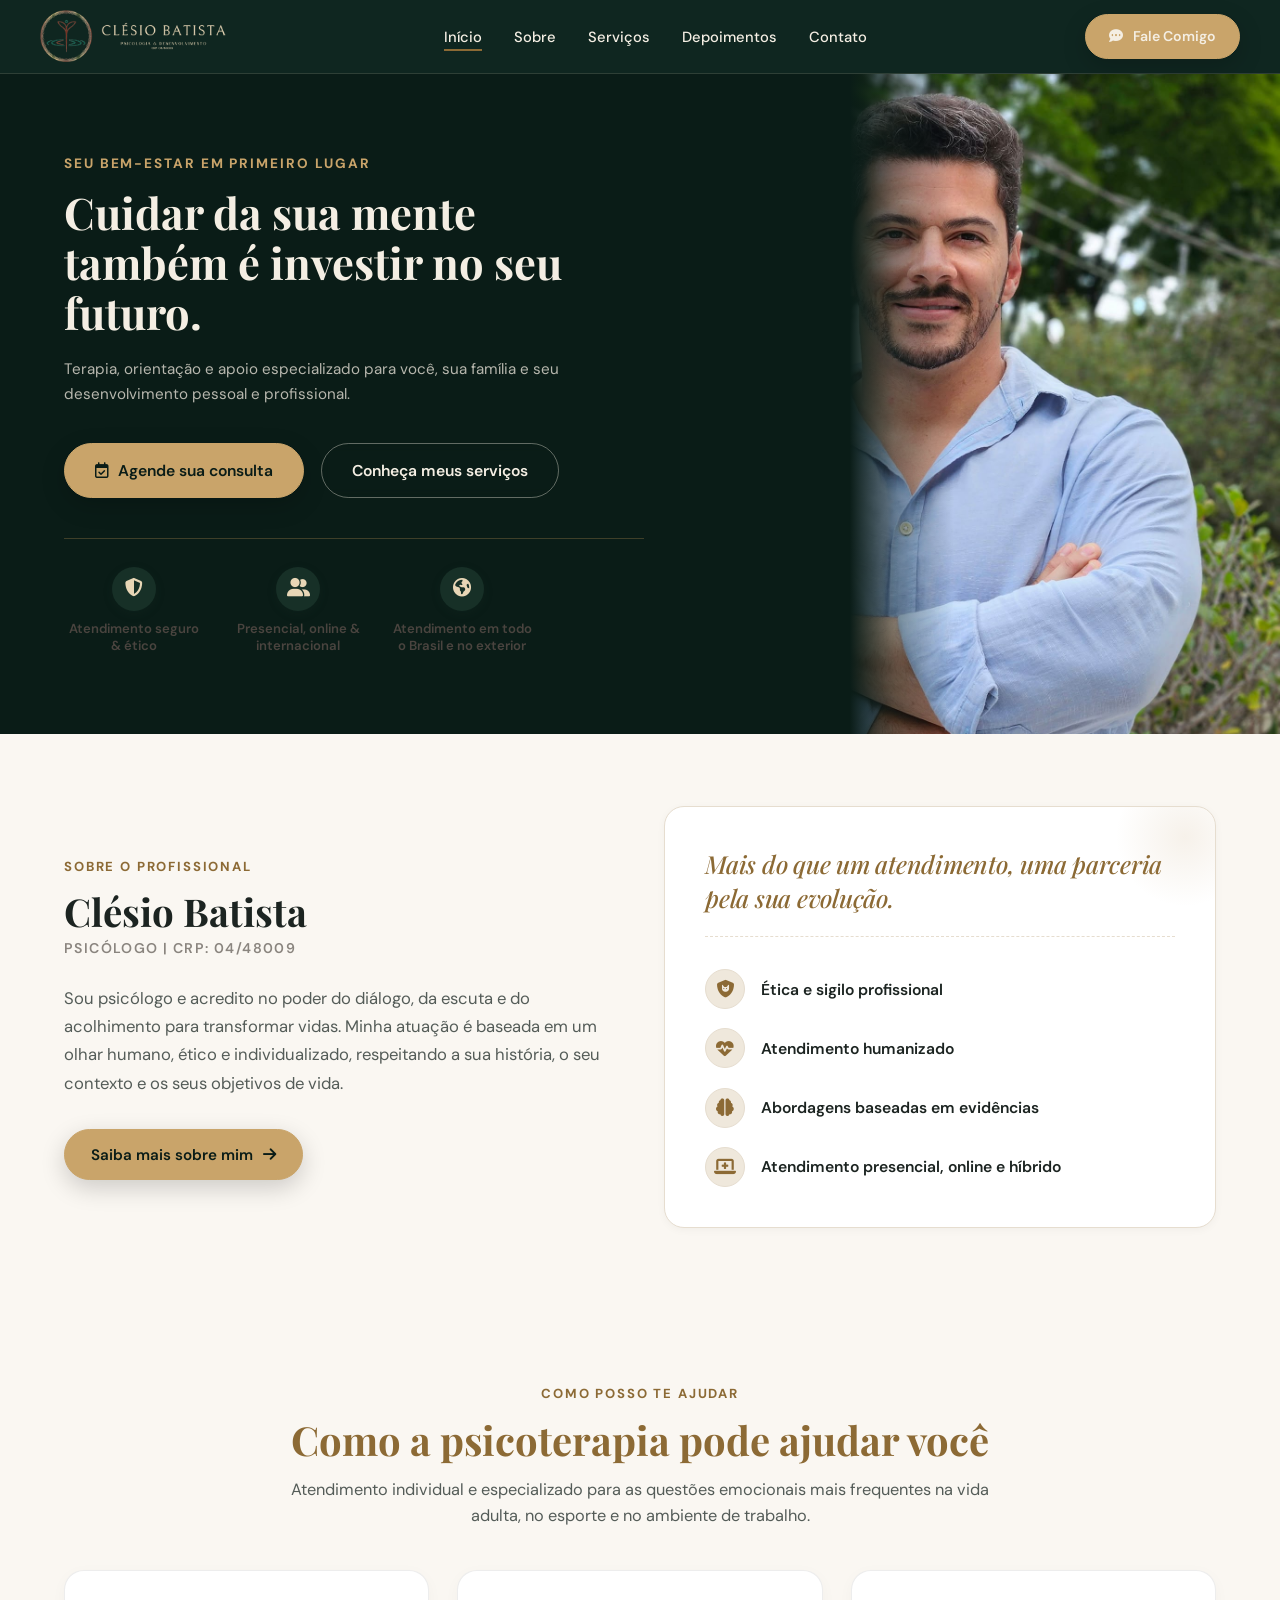
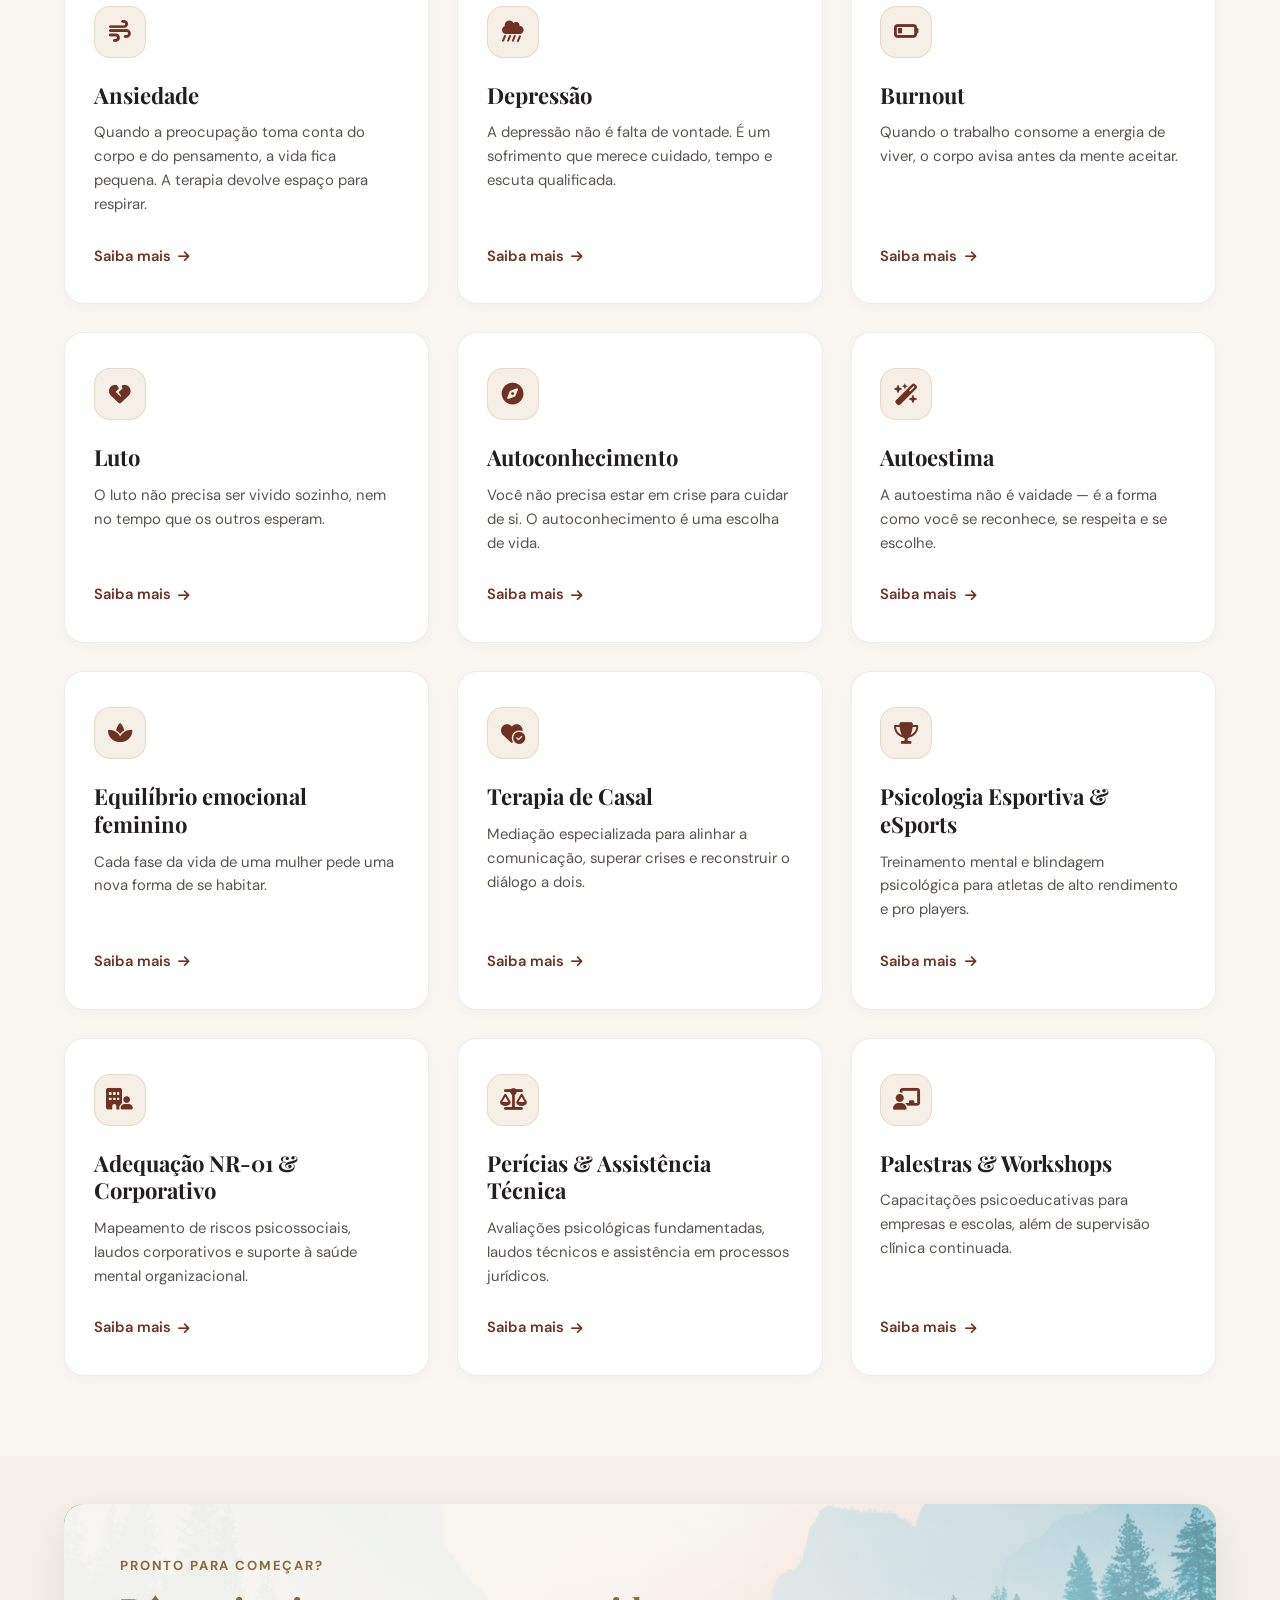
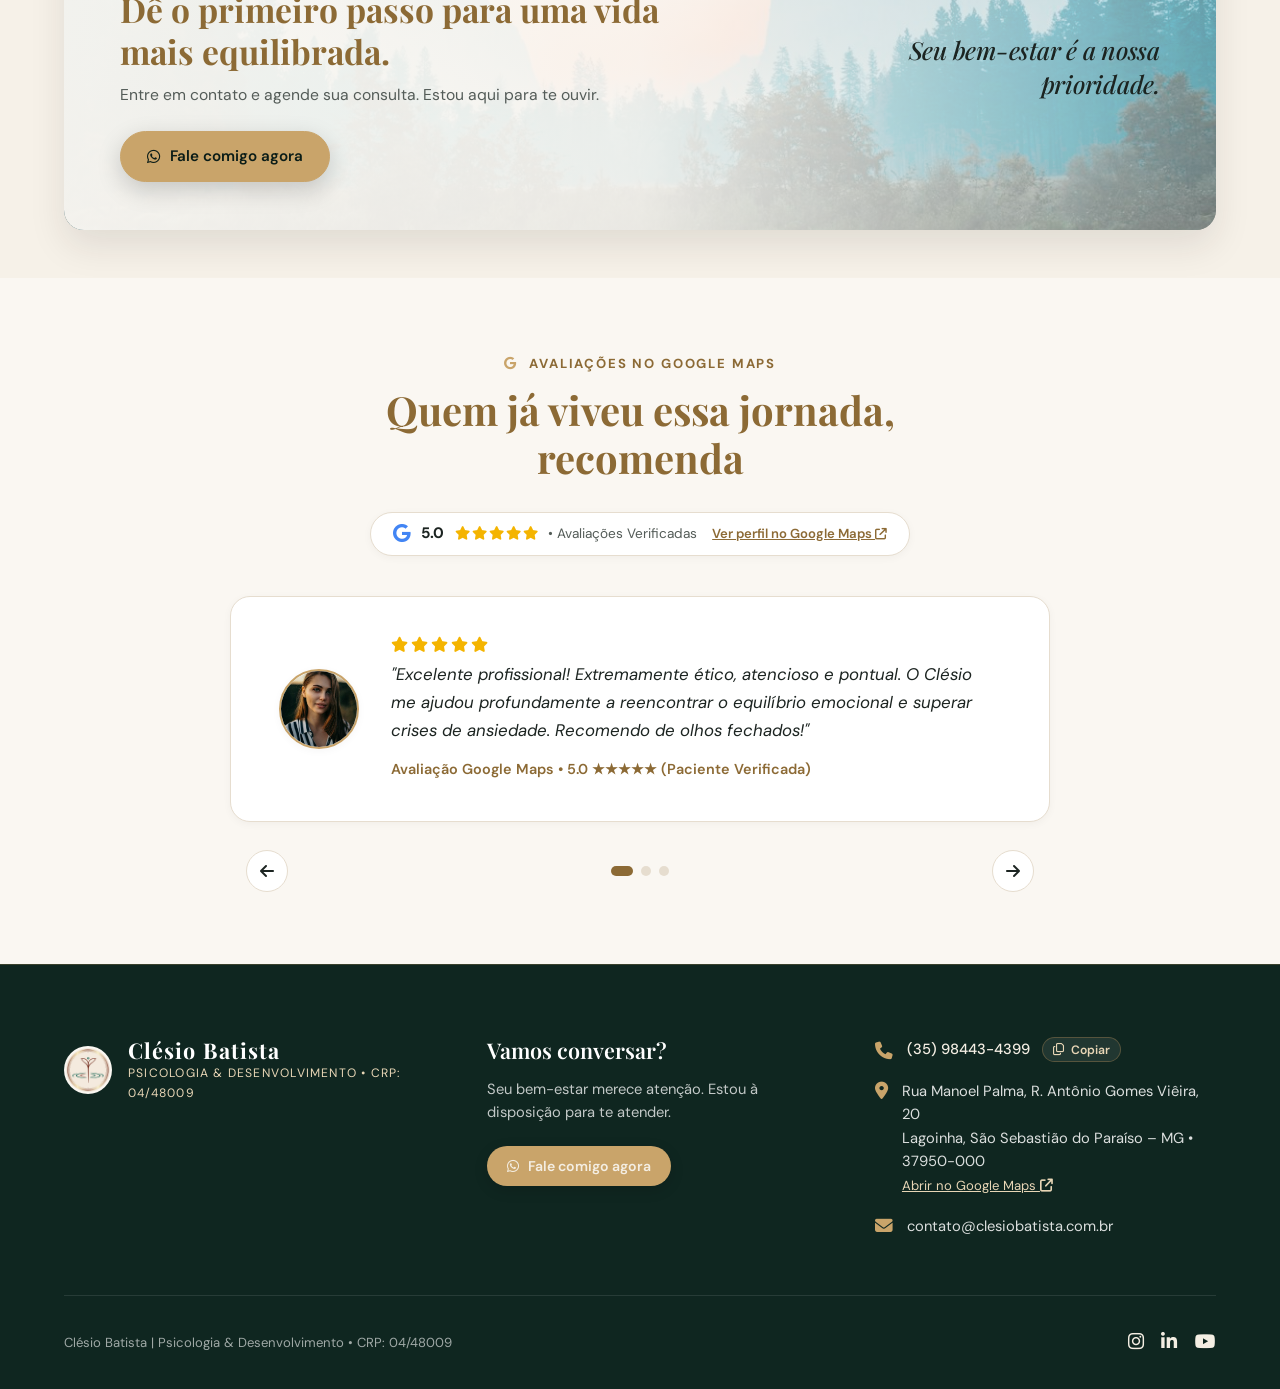
<file: index.html>
<!DOCTYPE html>
<html lang="pt-BR">
<head>
  <!-- Google tag (gtag.js) -->
  <script async src="https://www.googletagmanager.com/gtag/js?id=AW-18509290192"></script>
  <script>
    window.dataLayer = window.dataLayer || [];
    function gtag(){dataLayer.push(arguments);}
    gtag('js', new Date());

    gtag('config', 'AW-18509290192');

    // Evento de conversão para Visualização de Página (AW-18509290192/CkcuCMr7v64dENC19flE)
    gtag('event', 'conversion', {
      'send_to': 'AW-18509290192/CkcuCMr7v64dENC19flE',
      'value': 1.0,
      'currency': 'BRL'
    });
  </script>

  <!-- Google Tag Manager -->
  <script>(function(w,d,s,l,i){w[l]=w[l]||[];w[l].push({'gtm.start':
  new Date().getTime(),event:'gtm.js'});var f=d.getElementsByTagName(s)[0],
  j=d.createElement(s),dl=l!='dataLayer'?'&l='+l:'';j.async=true;j.src=
  'https://www.googletagmanager.com/gtm.js?id='+i+dl;f.parentNode.insertBefore(j,f);
  })(window,document,'script','dataLayer','GTM-KT68LJHF');</script>
  <!-- End Google Tag Manager -->

  <meta charset="UTF-8">
  <meta name="viewport" content="width=device-width, initial-scale=1.0">
  <title>Clésio Batista | Psicologia & Desenvolvimento • CRP 04/48009</title>
  <meta name="description" content="Psicólogo clínico e corporativo Clésio Batista (CRP 04/48009). Terapia Cognitivo-Comportamental (TCC) para ansiedade, depressão, estresse, terapia de casal, psicologia esportiva e NR-01. Atendimento presencial em São Sebastião do Paraíso - MG e online para todo o Brasil e exterior.">
  <meta name="author" content="Clésio Batista">
  <meta name="robots" content="index, follow, max-image-preview:large, max-snippet:-1, max-video-preview:-1">
  <meta name="google-site-verification" content="VN3GYIT4__oBTP339KpZtjMbLeRkMuadxFUYRd_H2RI">
  <meta name="msvalidate.01" content="0C95B0DE10591CE65220A8F22CC2A64A">
  <link rel="canonical" href="https://clesiobatista.com.br/">

  <!-- Palavras-chave Estratégicas para SEO -->
  <meta name="keywords" content="Psicólogo São Sebastião do Paraíso, Clésio Batista, psicólogo CRP 04/48009, terapia cognitivo comportamental, psicologia clínica São Sebastião do Paraíso MG, psicólogo online Brasil exterior, terapia ansiedade depressão burnout, terapia de casal, psicologia esportiva, laudos NR-01 riscos psicossociais, perícia psicológica judicial">

  <!-- Meta Geo Tags para Busca Local e Google Maps -->
  <meta name="geo.region" content="BR-MG">
  <meta name="geo.placename" content="São Sebastião do Paraíso">
  <meta name="geo.position" content="-20.9197504;-46.9834424">
  <meta name="ICBM" content="-20.9197504, -46.9834424">

  <!-- Open Graph / Redes Sociais & WhatsApp -->
  <meta property="og:locale" content="pt_BR">
  <meta property="og:type" content="website">
  <meta property="og:site_name" content="Clésio Batista | Psicologia & Desenvolvimento">
  <meta property="og:title" content="Clésio Batista | Psicologia & Desenvolvimento • CRP 04/48009">
  <meta property="og:description" content="Terapia especializada, acolhimento e suporte para você, sua família e sua empresa. Atendimento presencial em São Sebastião do Paraíso - MG e online.">
  <meta property="og:url" content="https://clesiobatista.com.br/">
  <meta property="og:image" content="https://clesiobatista.com.br/assets/images/clesio-psicologo-hero.jpg">
  <meta property="og:image:width" content="1200">
  <meta property="og:image:height" content="630">
  <meta property="og:image:alt" content="Clésio Batista Psicologia & Desenvolvimento">

  <!-- Twitter Card -->
  <meta name="twitter:card" content="summary_large_image">
  <meta name="twitter:title" content="Clésio Batista | Psicologia & Desenvolvimento • CRP 04/48009">
  <meta name="twitter:description" content="Psicoterapia individual, casal, psicologia do esporte e adequação NR-01 corporativa. Agende sua consulta.">
  <meta name="twitter:image" content="https://clesiobatista.com.br/assets/images/clesio-psicologo-hero.jpg">

  <!-- Schema.org Dados Estruturados (JSON-LD) para o Google -->
  <script type="application/ld+json">
  {
    "@context": "https://schema.org",
    "@type": ["Psychologist", "LocalBusiness", "MedicalBusiness"],
    "@id": "https://clesiobatista.com.br/#clinic",
    "name": "Clésio Batista - Psicologia & Desenvolvimento",
    "alternateName": "Psicólogo Clésio Batista",
    "url": "https://clesiobatista.com.br/",
    "logo": "https://clesiobatista.com.br/assets/images/logo-horizontal-nav.png",
    "image": "https://clesiobatista.com.br/assets/images/dr-clesio-azul.png",
    "description": "Consultório de Psicologia Clínica e do Esporte Clésio Batista (CRP 04/48009). Especialista em Terapia Cognitivo-Comportamental (TCC), regulação emocional, terapia de casal, gestão de riscos psicossociais NR-01 e perícias técnicas.",
    "telephone": "+55-35-98443-4399",
    "email": "contato@clesiobatista.com.br",
    "priceRange": "$$",
    "medicalSpecialty": "ClinicalPsychology",
    "address": {
      "@type": "PostalAddress",
      "streetAddress": "Rua Manoel Palma, R. Antônio Gomes Viêira, 20 - Lagoinha",
      "addressLocality": "São Sebastião do Paraíso",
      "addressRegion": "MG",
      "postalCode": "37950-000",
      "addressCountry": "BR"
    },
    "geo": {
      "@type": "GeoCoordinates",
      "latitude": -20.9197504,
      "longitude": -46.9834424
    },
    "hasMap": "https://www.google.com/maps/place/Psic%C3%B3logo+Cl%C3%A9sio+Pimenta/@-20.9197504,-46.9834424,17z/data=!3m1!4b1!4m6!3m5!1s0x94b7179c0cd8a1a7:0x1cf9488d000985c5!8m2!3d-20.9197504!4d-46.9834424!16s%2Fg%2F11hbfh08fh",
    "openingHoursSpecification": [
      {
        "@type": "OpeningHoursSpecification",
        "dayOfWeek": ["Monday", "Tuesday", "Wednesday", "Thursday", "Friday"],
        "opens": "08:00",
        "closes": "20:00"
      },
      {
        "@type": "OpeningHoursSpecification",
        "dayOfWeek": ["Saturday"],
        "opens": "08:00",
        "closes": "12:00"
      }
    ],
    "aggregateRating": {
      "@type": "AggregateRating",
      "ratingValue": "5.0",
      "reviewCount": "18",
      "bestRating": "5",
      "worstRating": "1"
    },
    "sameAs": [
      "https://www.google.com/maps/place/Psic%C3%B3logo+Cl%C3%A9sio+Pimenta/@-20.9197504,-46.9834424,17z/data=!3m1!4b1!4m6!3m5!1s0x94b7179c0cd8a1a7:0x1cf9488d000985c5!8m2!3d-20.9197504!4d-46.9834424!16s%2Fg%2F11hbfh08fh"
    ]
  }
  </script>

  <!-- Favicon Oficial -->
  <link rel="icon" type="image/png" href="assets/images/favicon.png">
  <link rel="apple-touch-icon" href="assets/images/simbolo-clesio.png">

  <!-- Fontes Google (Playfair Display & DM Sans) -->
  <link rel="preconnect" href="https://fonts.googleapis.com">
  <link rel="preconnect" href="https://fonts.gstatic.com" crossorigin>
  <link href="https://fonts.googleapis.com/css2?family=DM+Sans:ital,opsz,wght@0,9..40,400..700;1,9..40,400..700&family=Playfair+Display:ital,wght@0,500;0,600;0,700;1,400;1,500;1,600;1,700&display=swap" rel="stylesheet">

  <!-- Ícones Font Awesome 6 -->
  <link rel="stylesheet" href="https://cdnjs.cloudflare.com/ajax/libs/font-awesome/6.4.2/css/all.min.css">

  <!-- Folha de Estilos com Cache Busting -->
  <link rel="stylesheet" href="styles.css?v=20261008_03">
  <link rel="stylesheet" href="topic.css?v=20261008_03">
<link rel="stylesheet" href="theme.css?v=20261103b">

  <!-- Estilo Crítico Estrutural (Garante renderização imediata e visibilidade 100%) -->
  <style>
    [data-reveal] { opacity: 1 !important; transform: none !important; }
    .services-clean-grid {
      display: grid !important;
      grid-template-columns: repeat(3, 1fr) !important;
      gap: 1.75rem !important;
    }
    .topic-card-item {
      background-color: #FFFFFF !important;
      border: 1px solid rgba(35, 31, 32, 0.08) !important;
      border-radius: 20px !important;
      padding: 2.2rem 1.8rem !important;
      display: flex !important;
      flex-direction: column !important;
      justify-content: space-between !important;
      align-items: flex-start !important;
      box-shadow: 0 4px 16px rgba(35, 31, 32, 0.03) !important;
      text-decoration: none !important;
      height: 100% !important;
      box-sizing: border-box !important;
      transition: transform 0.3s ease, box-shadow 0.3s ease !important;
    }
    .topic-card-item:hover {
      transform: translateY(-5px) !important;
      box-shadow: 0 14px 36px rgba(109, 50, 36, 0.09) !important;
    }
    .topic-card-icon-circle {
      width: 52px !important;
      height: 52px !important;
      border-radius: 16px !important;
      background-color: rgba(184, 142, 83, 0.14) !important;
      color: #6D3224 !important;
      display: flex !important;
      align-items: center !important;
      justify-content: center !important;
      font-size: 1.35rem !important;
      margin-bottom: 1.5rem !important;
      border: 1px solid rgba(184, 142, 83, 0.22) !important;
    }
    .topic-card-title {
      font-family: 'Playfair Display', Georgia, serif !important;
      font-size: 1.38rem !important;
      font-weight: 700 !important;
      color: #231F20 !important;
      margin-bottom: 0.75rem !important;
      line-height: 1.25 !important;
    }
    .topic-card-desc {
      font-size: 0.93rem !important;
      color: #59534E !important;
      line-height: 1.6 !important;
      margin-bottom: 1.75rem !important;
      flex-grow: 1 !important;
    }
    .topic-card-link {
      font-size: 0.92rem !important;
      font-weight: 600 !important;
      color: #6D3224 !important;
      display: inline-flex !important;
      align-items: center !important;
      gap: 0.45rem !important;
      text-decoration: none !important;
      margin-top: auto !important;
    }
    .topic-card-item.is-hidden {
      display: none !important;
    }
    @media (max-width: 992px) {
      .services-clean-grid { grid-template-columns: repeat(2, 1fr) !important; }
    }
    @media (max-width: 640px) {
      .services-clean-grid { grid-template-columns: 1fr !important; }
    }
  </style>
</head>
<body>
  <!-- Google Tag Manager (noscript) -->
  <noscript><iframe src="https://www.googletagmanager.com/ns.html?id=GTM-KT68LJHF"
  height="0" width="0" style="display:none;visibility:hidden"></iframe></noscript>
  <!-- End Google Tag Manager (noscript) -->

  <!-- ==========================================================================
       HEADER & NAVBAR FIXA
       ========================================================================== -->
  <header class="header-navbar">
    <div class="container nav-wrapper">
      <a href="#inicio" class="brand-identity" aria-label="Página Inicial - Clésio Batista">
        <img src="assets/images/logo-horizontal-claro.png?v=20261103" alt="Clésio Batista - Psicologia & Desenvolvimento • CRP 04/48009" class="nav-brand-logo">
      </a>

      <!-- Menu Desktop -->
      <nav>
        <ul class="nav-menu-links" id="navMenu">
          <li><a href="#inicio" class="nav-item-link active">Início</a></li>
          <li><a href="#sobre" class="nav-item-link">Sobre</a></li>
          <li><a href="#servicos" class="nav-item-link">Serviços</a></li>
          <li><a href="#depoimentos" class="nav-item-link">Depoimentos</a></li>
          <li><a href="#contato" class="nav-item-link">Contato</a></li>
        </ul>
      </nav>

      <!-- Botão CTA Header -->
      <div class="nav-action-cta">
        <a href="https://wa.me/5535984434399?text=Ol%C3%A1%2C%20Cl%C3%A9sio!%20Gostaria%20de%20mais%20informa%C3%A7%C3%B5es%20sobre%20seus%20atendimentos." target="_blank" rel="noopener noreferrer" class="btn btn-primary btn-sm">
          <i class="fa-solid fa-comment-dots"></i> Fale Comigo
        </a>
      </div>

      <!-- Toggle Mobile -->
      <button class="mobile-toggle" id="mobileToggle" aria-label="Abrir menu de navegação" aria-expanded="false" aria-controls="navMenu">
        <i class="fa-solid fa-bars"></i>
      </button>
    </div>
  </header>

  <main>
    <!-- ==========================================================================
         HERO SECTION 100% (LARGURA TOTAL OFICIAL)
         ========================================================================== -->
    <section class="hero-section-full" id="inicio">
      <div class="hero-bg-wrapper">
        <img src="assets/images/clesio-psicologo-hero.jpg" srcset="assets/images/clesio-psicologo-hero-mobile.jpg 800w, assets/images/clesio-psicologo-hero.jpg 1920w" sizes="100vw" alt="Clésio Batista, psicólogo" class="hero-full-bg-image">
        <div class="hero-full-overlay"></div>
      </div>

      <div class="container hero-full-container">
        <!-- Bloco de Texto e Ações à Esquerda -->
        <div class="hero-full-content" data-reveal>
          <span class="eyebrow">SEU BEM-ESTAR EM PRIMEIRO LUGAR</span>
          <h1 class="hero-title">
            Cuidar da sua mente também é investir no seu futuro.
          </h1>
          <p class="hero-description">
            Terapia, orientação e apoio especializado para você, sua família e seu desenvolvimento pessoal e profissional.
          </p>

          <div class="hero-cta-group">
            <a href="https://wa.me/5535984434399?text=Ol%C3%A1%2C%20Cl%C3%A9sio!%20Gostaria%20de%20mais%20informa%C3%A7%C3%B5es%20sobre%20seus%20atendimentos." target="_blank" rel="noopener noreferrer" class="btn hero-btn-main" id="hero-btn-agendar">
              <i class="fa-regular fa-calendar-check"></i> Agende sua consulta
            </a>
            <a href="#servicos" class="btn hero-btn-sub" id="hero-btn-servicos">
              Conheça meus serviços
            </a>
          </div>

          <!-- Selos de Confiança -->
          <div class="hero-trust-badges">
            <div class="trust-badge-card">
              <div class="trust-icon-circle">
                <i class="fa-solid fa-shield-halved"></i>
              </div>
              <span class="trust-badge-label">Atendimento seguro & ético</span>
            </div>

            <div class="trust-badge-card">
              <div class="trust-icon-circle">
                <i class="fa-solid fa-user-group"></i>
              </div>
              <span class="trust-badge-label">Presencial, online & internacional</span>
            </div>

            <div class="trust-badge-card">
              <div class="trust-icon-circle">
                <i class="fa-solid fa-earth-americas"></i>
              </div>
              <span class="trust-badge-label">Atendimento em todo o Brasil e no exterior</span>
            </div>
          </div>
        </div>
      </div>
    </section>

    <!-- ==========================================================================
         SEÇÃO SOBRE O PROFISSIONAL
         ========================================================================== -->
    <section class="sobre-section" id="sobre" data-reveal>
      <div class="container sobre-grid">
        <div class="sobre-left">
          <div class="sobre-title-wrap">
            <span class="eyebrow">SOBRE O PROFISSIONAL</span>
            <h2 class="sobre-name">Clésio Batista</h2>
            <p class="sobre-crp">PSICÓLOGO | CRP: 04/48009</p>
          </div>

          <p class="sobre-bio">
            Sou psicólogo e acredito no poder do diálogo, da escuta e do acolhimento para transformar vidas. Minha atuação é baseada em um olhar humano, ético e individualizado, respeitando a sua história, o seu contexto e os seus objetivos de vida.
          </p>

          <a href="https://wa.me/5535984434399?text=Ol%C3%A1%2C%20Cl%C3%A9sio!%20Gostaria%20de%20mais%20informa%C3%A7%C3%B5es%20sobre%20seus%20atendimentos." target="_blank" rel="noopener noreferrer" class="btn btn-primary" style="align-self: flex-start;">
            Saiba mais sobre mim <i class="fa-solid fa-arrow-right"></i>
          </a>
        </div>

        <div class="sobre-right-card">
          <div class="sobre-quote-highlight">
            <span class="script-text">
              Mais do que um atendimento, uma parceria pela sua evolução.
            </span>
          </div>

          <ul class="sobre-pillars-list">
            <li class="sobre-pillar-item">
              <div class="pillar-icon-box">
                <i class="fa-solid fa-shield-cat"></i>
              </div>
              <span class="pillar-title">Ética e sigilo profissional</span>
            </li>
            <li class="sobre-pillar-item">
              <div class="pillar-icon-box">
                <i class="fa-solid fa-heart-pulse"></i>
              </div>
              <span class="pillar-title">Atendimento humanizado</span>
            </li>
            <li class="sobre-pillar-item">
              <div class="pillar-icon-box">
                <i class="fa-solid fa-brain"></i>
              </div>
              <span class="pillar-title">Abordagens baseadas em evidências</span>
            </li>
            <li class="sobre-pillar-item">
              <div class="pillar-icon-box">
                <i class="fa-solid fa-laptop-medical"></i>
              </div>
              <span class="pillar-title">Atendimento presencial, online e híbrido</span>
            </li>
          </ul>
        </div>
      </div>
    </section>

    <!-- ==========================================================================
         SEÇÃO DE SERVIÇOS (HUB EDITORIAL 01 a 06)
         ========================================================================== -->
    <!-- ==========================================================================
         SEÇÃO DE SERVIÇOS / COMO A PSICOTERAPIA PODE AJUDAR VOCÊ (GRID CLEAN MOCKUP)
         ========================================================================== -->
    <section class="servicos-section" id="servicos" data-reveal>
      <div class="container">
        <div class="section-header-center">
          <span class="eyebrow">COMO POSSO TE AJUDAR</span>
          <h2 class="section-main-title">Como a psicoterapia pode ajudar você</h2>
          <p class="section-subtitle">
            Atendimento individual e especializado para as questões emocionais mais frequentes na vida adulta, no esporte e no ambiente de trabalho.
          </p>
        </div>

        <div class="services-clean-grid">
          
          <!-- Card 1: Ansiedade -->
          <a href="ansiedade.html" class="topic-card-item" data-category="individual-familia" data-reveal>
            <div>
              <div class="topic-card-icon-circle">
                <i class="fa-solid fa-wind"></i>
              </div>
              <h3 class="topic-card-title">Ansiedade</h3>
              <p class="topic-card-desc">
                Quando a preocupação toma conta do corpo e do pensamento, a vida fica pequena. A terapia devolve espaço para respirar.
              </p>
            </div>
            <span class="topic-card-link">Saiba mais <i class="fa-solid fa-arrow-right"></i></span>
          </a>

          <!-- Card 2: Depressão -->
          <a href="depressao.html" class="topic-card-item" data-category="individual-familia" data-reveal>
            <div>
              <div class="topic-card-icon-circle">
                <i class="fa-solid fa-cloud-showers-heavy"></i>
              </div>
              <h3 class="topic-card-title">Depressão</h3>
              <p class="topic-card-desc">
                A depressão não é falta de vontade. É um sofrimento que merece cuidado, tempo e escuta qualificada.
              </p>
            </div>
            <span class="topic-card-link">Saiba mais <i class="fa-solid fa-arrow-right"></i></span>
          </a>

          <!-- Card 3: Burnout -->
          <a href="burnout.html" class="topic-card-item" data-category="individual-familia" data-reveal>
            <div>
              <div class="topic-card-icon-circle">
                <i class="fa-solid fa-battery-quarter"></i>
              </div>
              <h3 class="topic-card-title">Burnout</h3>
              <p class="topic-card-desc">
                Quando o trabalho consome a energia de viver, o corpo avisa antes da mente aceitar.
              </p>
            </div>
            <span class="topic-card-link">Saiba mais <i class="fa-solid fa-arrow-right"></i></span>
          </a>

          <!-- Card 4: Luto -->
          <a href="luto.html" class="topic-card-item" data-category="individual-familia" data-reveal>
            <div>
              <div class="topic-card-icon-circle">
                <i class="fa-solid fa-heart-crack"></i>
              </div>
              <h3 class="topic-card-title">Luto</h3>
              <p class="topic-card-desc">
                O luto não precisa ser vivido sozinho, nem no tempo que os outros esperam.
              </p>
            </div>
            <span class="topic-card-link">Saiba mais <i class="fa-solid fa-arrow-right"></i></span>
          </a>

          <!-- Card 5: Autoconhecimento -->
          <a href="autoconhecimento.html" class="topic-card-item" data-category="individual-familia" data-reveal>
            <div>
              <div class="topic-card-icon-circle">
                <i class="fa-solid fa-compass"></i>
              </div>
              <h3 class="topic-card-title">Autoconhecimento</h3>
              <p class="topic-card-desc">
                Você não precisa estar em crise para cuidar de si. O autoconhecimento é uma escolha de vida.
              </p>
            </div>
            <span class="topic-card-link">Saiba mais <i class="fa-solid fa-arrow-right"></i></span>
          </a>

          <!-- Card 6: Autoestima -->
          <a href="autoestima.html" class="topic-card-item" data-category="individual-familia" data-reveal>
            <div>
              <div class="topic-card-icon-circle">
                <i class="fa-solid fa-wand-magic-sparkles"></i>
              </div>
              <h3 class="topic-card-title">Autoestima</h3>
              <p class="topic-card-desc">
                A autoestima não é vaidade — é a forma como você se reconhece, se respeita e se escolhe.
              </p>
            </div>
            <span class="topic-card-link">Saiba mais <i class="fa-solid fa-arrow-right"></i></span>
          </a>

          <!-- Card 7: Equilíbrio Emocional Feminino -->
          <a href="equilibrio-feminino.html" class="topic-card-item" data-category="individual-familia" data-reveal>
            <div>
              <div class="topic-card-icon-circle">
                <i class="fa-solid fa-spa"></i>
              </div>
              <h3 class="topic-card-title">Equilíbrio emocional feminino</h3>
              <p class="topic-card-desc">
                Cada fase da vida de uma mulher pede uma nova forma de se habitar.
              </p>
            </div>
            <span class="topic-card-link">Saiba mais <i class="fa-solid fa-arrow-right"></i></span>
          </a>

          <!-- Card 8: Terapia de Casal -->
          <a href="terapia-de-casal.html" class="topic-card-item" data-category="individual-familia" data-reveal>
            <div>
              <div class="topic-card-icon-circle">
                <i class="fa-solid fa-heart-circle-check"></i>
              </div>
              <h3 class="topic-card-title">Terapia de Casal</h3>
              <p class="topic-card-desc">
                Mediação especializada para alinhar a comunicação, superar crises e reconstruir o diálogo a dois.
              </p>
            </div>
            <span class="topic-card-link">Saiba mais <i class="fa-solid fa-arrow-right"></i></span>
          </a>

          <!-- Card 9: Psicologia Esportiva & eSports -->
          <a href="psicologia-esportiva.html" class="topic-card-item" data-category="performance-esports" data-reveal>
            <div>
              <div class="topic-card-icon-circle">
                <i class="fa-solid fa-trophy"></i>
              </div>
              <h3 class="topic-card-title">Psicologia Esportiva & eSports</h3>
              <p class="topic-card-desc">
                Treinamento mental e blindagem psicológica para atletas de alto rendimento e pro players.
              </p>
            </div>
            <span class="topic-card-link">Saiba mais <i class="fa-solid fa-arrow-right"></i></span>
          </a>

          <!-- Card 10: Gestão NR-01 Corporativo -->
          <a href="nr-01-corporativo.html" class="topic-card-item" data-category="empresas-nr01" data-reveal>
            <div>
              <div class="topic-card-icon-circle">
                <i class="fa-solid fa-building-user"></i>
              </div>
              <h3 class="topic-card-title">Adequação NR-01 & Corporativo</h3>
              <p class="topic-card-desc">
                Mapeamento de riscos psicossociais, laudos corporativos e suporte à saúde mental organizacional.
              </p>
            </div>
            <span class="topic-card-link">Saiba mais <i class="fa-solid fa-arrow-right"></i></span>
          </a>

          <!-- Card 11: Perícias & Assistência Técnica -->
          <a href="pericias-juridicas.html" class="topic-card-item" data-category="pericias-juridico" data-reveal>
            <div>
              <div class="topic-card-icon-circle">
                <i class="fa-solid fa-scale-balanced"></i>
              </div>
              <h3 class="topic-card-title">Perícias & Assistência Técnica</h3>
              <p class="topic-card-desc">
                Avaliações psicológicas fundamentadas, laudos técnicos e assistência em processos jurídicos.
              </p>
            </div>
            <span class="topic-card-link">Saiba mais <i class="fa-solid fa-arrow-right"></i></span>
          </a>

          <!-- Card 12: Palestras & Cursos -->
          <a href="palestras-workshops.html" class="topic-card-item" data-category="educacao-palestras" data-reveal>
            <div>
              <div class="topic-card-icon-circle">
                <i class="fa-solid fa-chalkboard-user"></i>
              </div>
              <h3 class="topic-card-title">Palestras & Workshops</h3>
              <p class="topic-card-desc">
                Capacitações psicoeducativas para empresas e escolas, além de supervisão clínica continuada.
              </p>
            </div>
            <span class="topic-card-link">Saiba mais <i class="fa-solid fa-arrow-right"></i></span>
          </a>

        </div>
      </div>
    </section>

    <!-- ==========================================================================
         BANNER DE CONVERSÃO INTERMEDIÁRIO (BREAKOUT CTA)
         ========================================================================== -->
    <section class="conversion-banner-section" data-reveal>
      <div class="container">
        <div class="conversion-banner-card">
          <img src="assets/images/cta-banner.jpg" alt="Paisagem inspiradora" class="conversion-banner-bg">
          <div class="conversion-banner-overlay"></div>
          
          <div class="conversion-banner-content">
            <div class="banner-text-box">
              <span class="eyebrow">PRONTO PARA COMEÇAR?</span>
              <h2 class="banner-title">Dê o primeiro passo para uma vida mais equilibrada.</h2>
              <p class="banner-subtitle">
                Entre em contato e agende sua consulta. Estou aqui para te ouvir.
              </p>
              <a href="https://wa.me/5535984434399?text=Ol%C3%A1%2C%20Cl%C3%A9sio!%20Gostaria%20de%20mais%20informa%C3%A7%C3%B5es%20sobre%20seus%20atendimentos." target="_blank" rel="noopener noreferrer" class="btn btn-primary">
                <i class="fa-brands fa-whatsapp"></i> Fale comigo agora
              </a>
            </div>

            <div class="banner-quote-box">
              <span class="script-text">
                Seu bem-estar é a nossa prioridade.
              </span>
            </div>
          </div>
        </div>
      </div>
    </section>

    <!-- ==========================================================================
         SEÇÃO DE DEPOIMENTOS / PROVA SOCIAL & AVALIAÇÕES GOOGLE
         ========================================================================== -->
    <section class="depoimentos-section" id="depoimentos" data-reveal>
      <div class="container">
        <div class="section-header-center">
          <span class="eyebrow"><i class="fa-brands fa-google" style="color: var(--gold); margin-right: 0.35rem;"></i> AVALIAÇÕES NO GOOGLE MAPS</span>
          <h2 class="section-main-title">Quem já viveu essa jornada, recomenda</h2>
          
          <!-- Badge Google Maps 5 Estrelas -->
          <div class="google-rating-pill" style="display: inline-flex; align-items: center; gap: 0.65rem; background: #FFFFFF; padding: 0.55rem 1.35rem; border-radius: var(--radius-pill); border: 1px solid var(--border-card); margin-top: 1rem; box-shadow: var(--shadow-sm); flex-wrap: wrap; justify-content: center;">
            <i class="fa-brands fa-google" style="color: #4285F4; font-size: 1.15rem;"></i>
            <span style="font-weight: 700; color: var(--text-main); font-size: 0.95rem;">5.0</span>
            <div style="color: #F4B400; font-size: 0.85rem; display: flex; gap: 2px;">
              <i class="fa-solid fa-star"></i><i class="fa-solid fa-star"></i><i class="fa-solid fa-star"></i><i class="fa-solid fa-star"></i><i class="fa-solid fa-star"></i>
            </div>
            <span style="color: var(--text-muted); font-size: 0.85rem;">• Avaliações Verificadas</span>
            <a href="https://www.google.com/maps/place/Psic%C3%B3logo+Cl%C3%A9sio+Pimenta/@-20.9197504,-46.9834424,17z/data=!3m1!4b1!4m6!3m5!1s0x94b7179c0cd8a1a7:0x1cf9488d000985c5!8m2!3d-20.9197504!4d-46.9834424!16s%2Fg%2F11hbfh08fh" target="_blank" rel="noopener noreferrer" style="font-size: 0.82rem; color: var(--primary); font-weight: 600; text-decoration: underline; margin-left: 0.3rem;">
              Ver perfil no Google Maps <i class="fa-solid fa-arrow-up-right-from-square" style="font-size: 0.72rem;"></i>
            </a>
          </div>
        </div>

        <div class="testimonials-carousel-wrapper">
          <div class="testimonial-card-single">
            <div class="testimonial-avatar">
              <img src="assets/images/depoimento-juliana.jpg" alt="Paciente Verificada Google" id="testimonialAvatar">
            </div>
            <div class="testimonial-body">
              <div style="color: #F4B400; font-size: 0.95rem; margin-bottom: 0.6rem; display: flex; gap: 3px;">
                <i class="fa-solid fa-star"></i><i class="fa-solid fa-star"></i><i class="fa-solid fa-star"></i><i class="fa-solid fa-star"></i><i class="fa-solid fa-star"></i>
              </div>
              <p class="testimonial-quote" id="testimonialQuote">
                "Excelente profissional! Extremamente ético, atencioso e pontual. O Clésio me ajudou profundamente a reencontrar o equilíbrio emocional e superar crises de ansiedade. Recomendo de olhos fechados!"
              </p>
              <span class="testimonial-author" id="testimonialAuthor">
                Avaliação Google Maps • 5.0 ★★★★★ (Paciente Verificada)
              </span>
            </div>
          </div>

          <!-- Controles do Carrossel -->
          <div class="testimonials-controls">
            <button class="carousel-nav-btn" id="carouselPrev" aria-label="Depoimento anterior">
              <i class="fa-solid fa-arrow-left"></i>
            </button>
            <div class="carousel-dots" id="carouselDots">
              <!-- Dots gerados via JS -->
            </div>
            <button class="carousel-nav-btn" id="carouselNext" aria-label="Próximo depoimento">
              <i class="fa-solid fa-arrow-right"></i>
            </button>
          </div>
        </div>
      </div>
    </section>

  </main>

  <!-- ==========================================================================
       FOOTER & RODAPÉ INSTITUCIONAL (DARK FOREST)
       ========================================================================== -->
  <footer class="footer-section" id="contato">
    <div class="container">
      <div class="footer-grid">
        <!-- Coluna 1: Marca & Identidade -->
        <div class="footer-brand">
          <div class="footer-brand-header">
            <img src="assets/images/simbolo-clesio.png" alt="Símbolo Clésio Batista" class="footer-brand-icon-img">
            <div>
              <h3 class="footer-brand-title">Clésio Batista</h3>
              <p class="footer-brand-crp">PSICOLOGIA & DESENVOLVIMENTO • CRP: 04/48009</p>
            </div>
          </div>
        </div>

        <!-- Coluna 2: Conversão & Atendimento -->
        <div class="footer-cta-col">
          <h4>Vamos conversar?</h4>
          <p>Seu bem-estar merece atenção. Estou à disposição para te atender.</p>
          <a href="https://wa.me/5535984434399?text=Ol%C3%A1%2C%20Cl%C3%A9sio!%20Gostaria%20de%20mais%20informa%C3%A7%C3%B5es%20sobre%20seus%20atendimentos." target="_blank" rel="noopener noreferrer" class="btn btn-white btn-sm" style="align-self: flex-start; margin-top: 0.5rem;">
            <i class="fa-brands fa-whatsapp"></i> Fale comigo agora
          </a>
        </div>

        <!-- Coluna 3: Dados de Contato e Localização -->
        <div class="footer-contact-col">
          <div class="footer-contact-item footer-contact-phone">
            <i class="fa-solid fa-phone footer-contact-icon"></i>
            <div class="phone-interactive-wrap">
              <a href="tel:+5535984434399" class="footer-phone-link" title="Ligar para (35) 98443-4399">(35) 98443-4399</a>
              <button type="button" class="copy-phone-btn" id="copyPhoneBtn" aria-label="Copiar número de telefone (35) 98443-4399" title="Copiar número">
                <i class="fa-regular fa-copy"></i>
                <span class="copy-feedback-text">Copiar</span>
              </button>
            </div>
            <span class="visually-hidden" id="copyStatusMsg" role="status" aria-live="polite"></span>
          </div>
          <div class="footer-contact-item">
            <i class="fa-solid fa-location-dot footer-contact-icon"></i>
            <span>
              Rua Manoel Palma, R. Antônio Gomes Viêira, 20<br>
              Lagoinha, São Sebastião do Paraíso – MG • 37950-000<br>
              <a href="https://www.google.com/maps/place/Psic%C3%B3logo+Cl%C3%A9sio+Pimenta/@-20.9197504,-46.9834424,17z/data=!3m1!4b1!4m6!3m5!1s0x94b7179c0cd8a1a7:0x1cf9488d000985c5!8m2!3d-20.9197504!4d-46.9834424!16s%2Fg%2F11hbfh08fh" target="_blank" rel="noopener noreferrer" style="color: var(--gold-light); font-size: 0.82rem; text-decoration: underline;">
                Abrir no Google Maps <i class="fa-solid fa-arrow-up-right-from-square"></i>
              </a>
            </span>
          </div>
          <div class="footer-contact-item">
            <i class="fa-solid fa-envelope footer-contact-icon"></i>
            <span>contato@clesiobatista.com.br</span>
          </div>
        </div>
      </div>

      <!-- Barra Inferior -->
      <div class="footer-bottom-bar">
        <span>Clésio Batista | Psicologia & Desenvolvimento • CRP: 04/48009</span>
        <div class="footer-social-links">
          <a href="https://instagram.com" target="_blank" rel="noopener noreferrer" class="footer-social-link" aria-label="Instagram">
            <i class="fa-brands fa-instagram"></i>
          </a>
          <a href="https://linkedin.com" target="_blank" rel="noopener noreferrer" class="footer-social-link" aria-label="LinkedIn">
            <i class="fa-brands fa-linkedin-in"></i>
          </a>
          <a href="https://youtube.com" target="_blank" rel="noopener noreferrer" class="footer-social-link" aria-label="YouTube">
            <i class="fa-brands fa-youtube"></i>
          </a>
        </div>
      </div>
    </div>
  </footer>

  <!-- ==========================================================================
       MODAL INTERATIVO DE SERVIÇOS (DETALHES E AGENDAMENTO)
       ========================================================================== -->
  <div class="service-modal-backdrop" id="serviceModal" role="dialog" aria-modal="true" aria-labelledby="modalTitle">
    <div class="service-modal-card">
      <button class="service-modal-close-btn" id="modalCloseBtn" aria-label="Fechar detalhes do serviço">
        <i class="fa-solid fa-xmark"></i>
      </button>

      <img src="assets/images/service-01-individual.jpg" alt="Serviço" class="service-modal-header-img" id="modalImg">

      <div class="service-modal-body">
        <span class="service-modal-category" id="modalCategory">01 Clínica & Cuidado Individual</span>
        <h3 class="service-modal-title" id="modalTitle">Psicoterapia Individual e Fases de Vida</h3>
        <p class="service-modal-description" id="modalDescription">Descrição detalhada do atendimento.</p>

        <div class="service-modal-indications-box">
          <h5>Principais Indicações & Foco Clínico</h5>
          <p id="modalIndications">Indicações clínicas e terapêuticas.</p>
        </div>

        <!-- Microcopy de Segurança & Sigilo Ético (Clarify Impeccable) -->
        <div class="modal-trust-note">
          <i class="fa-solid fa-shield-halved"></i>
          <span>Atendimento 100% sigiloso sob o Código de Ética do CFP. Envie sua mensagem para tirar dúvidas ou agendar sua sessão inicial sem compromisso.</span>
        </div>

        <div class="service-modal-footer">
          <a href="#" target="_blank" rel="noopener noreferrer" class="btn btn-primary" id="modalWhatsAppBtn">
            <i class="fa-brands fa-whatsapp"></i> Agendar pelo WhatsApp
          </a>
        </div>
      </div>
    </div>
  </div>

  <!-- Scripts -->
  <script src="script.js?v=20261008_03"></script>
</body>
</html>
</file>
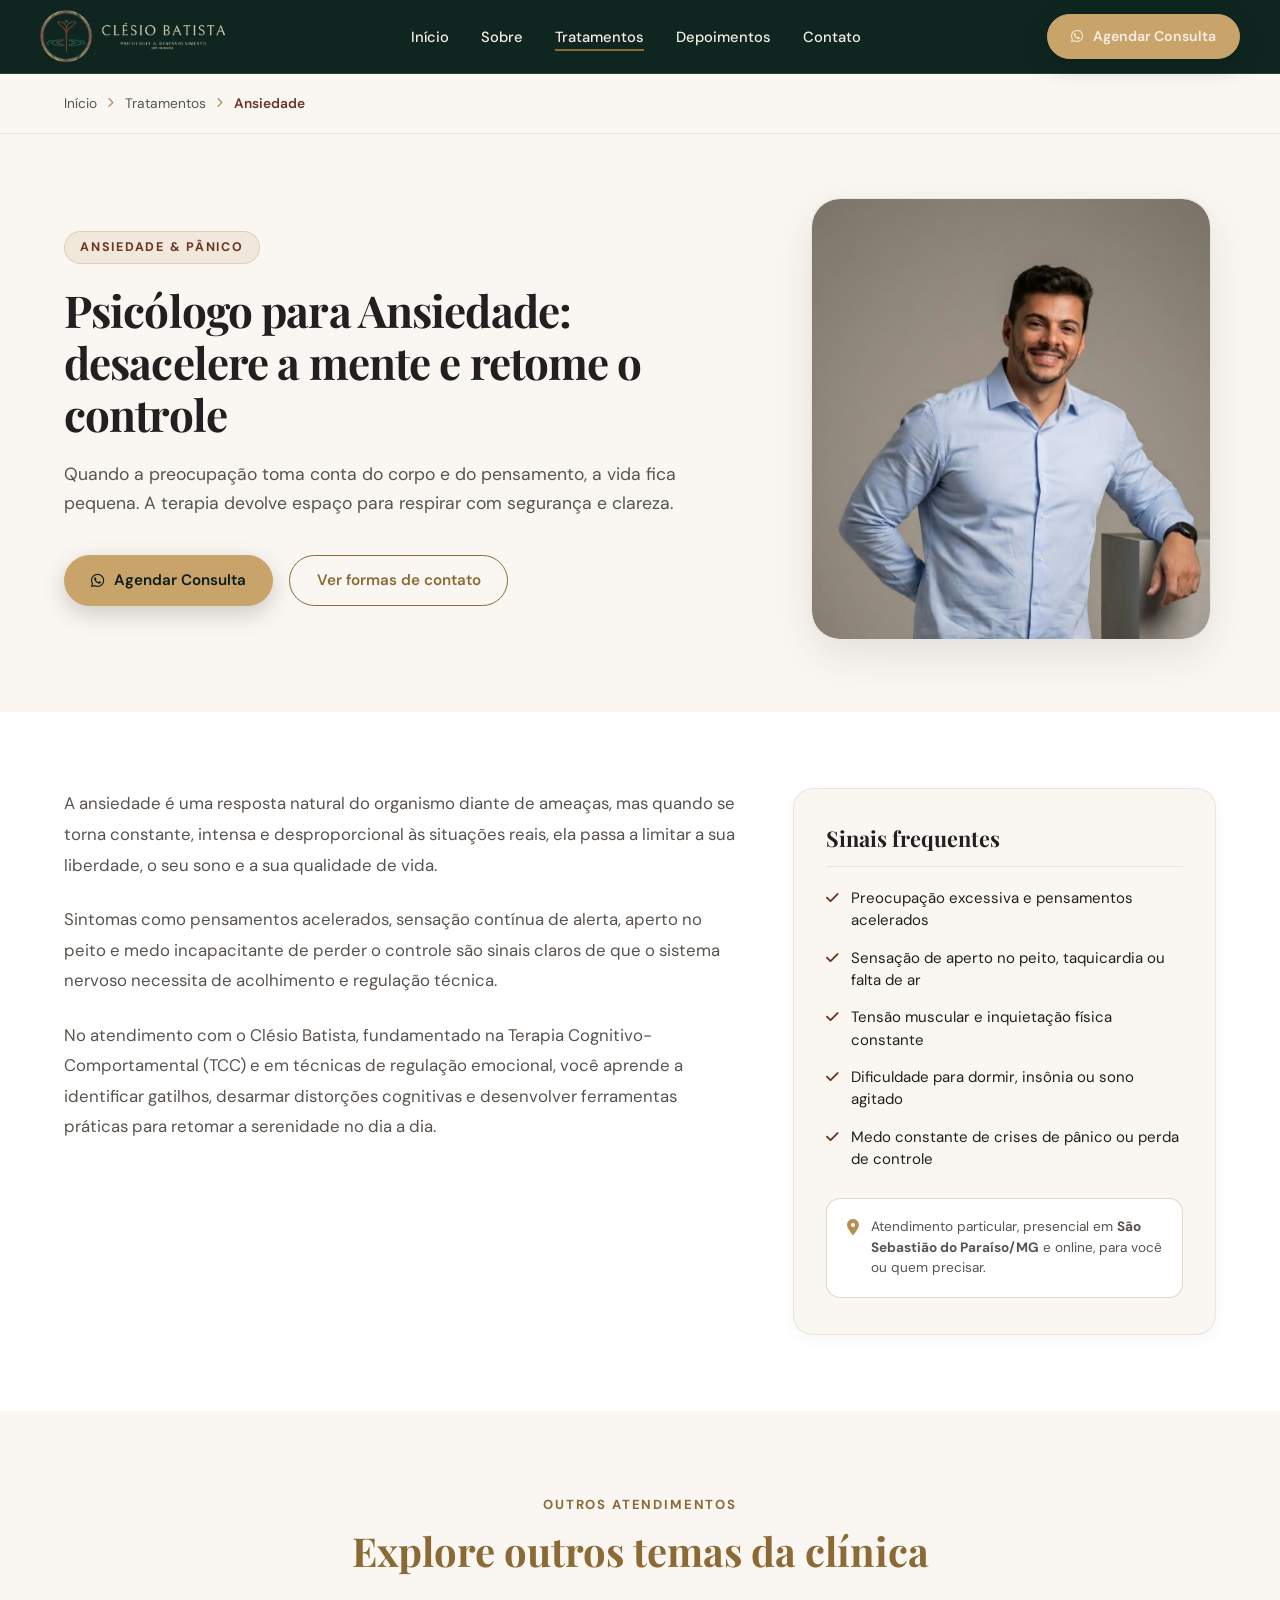
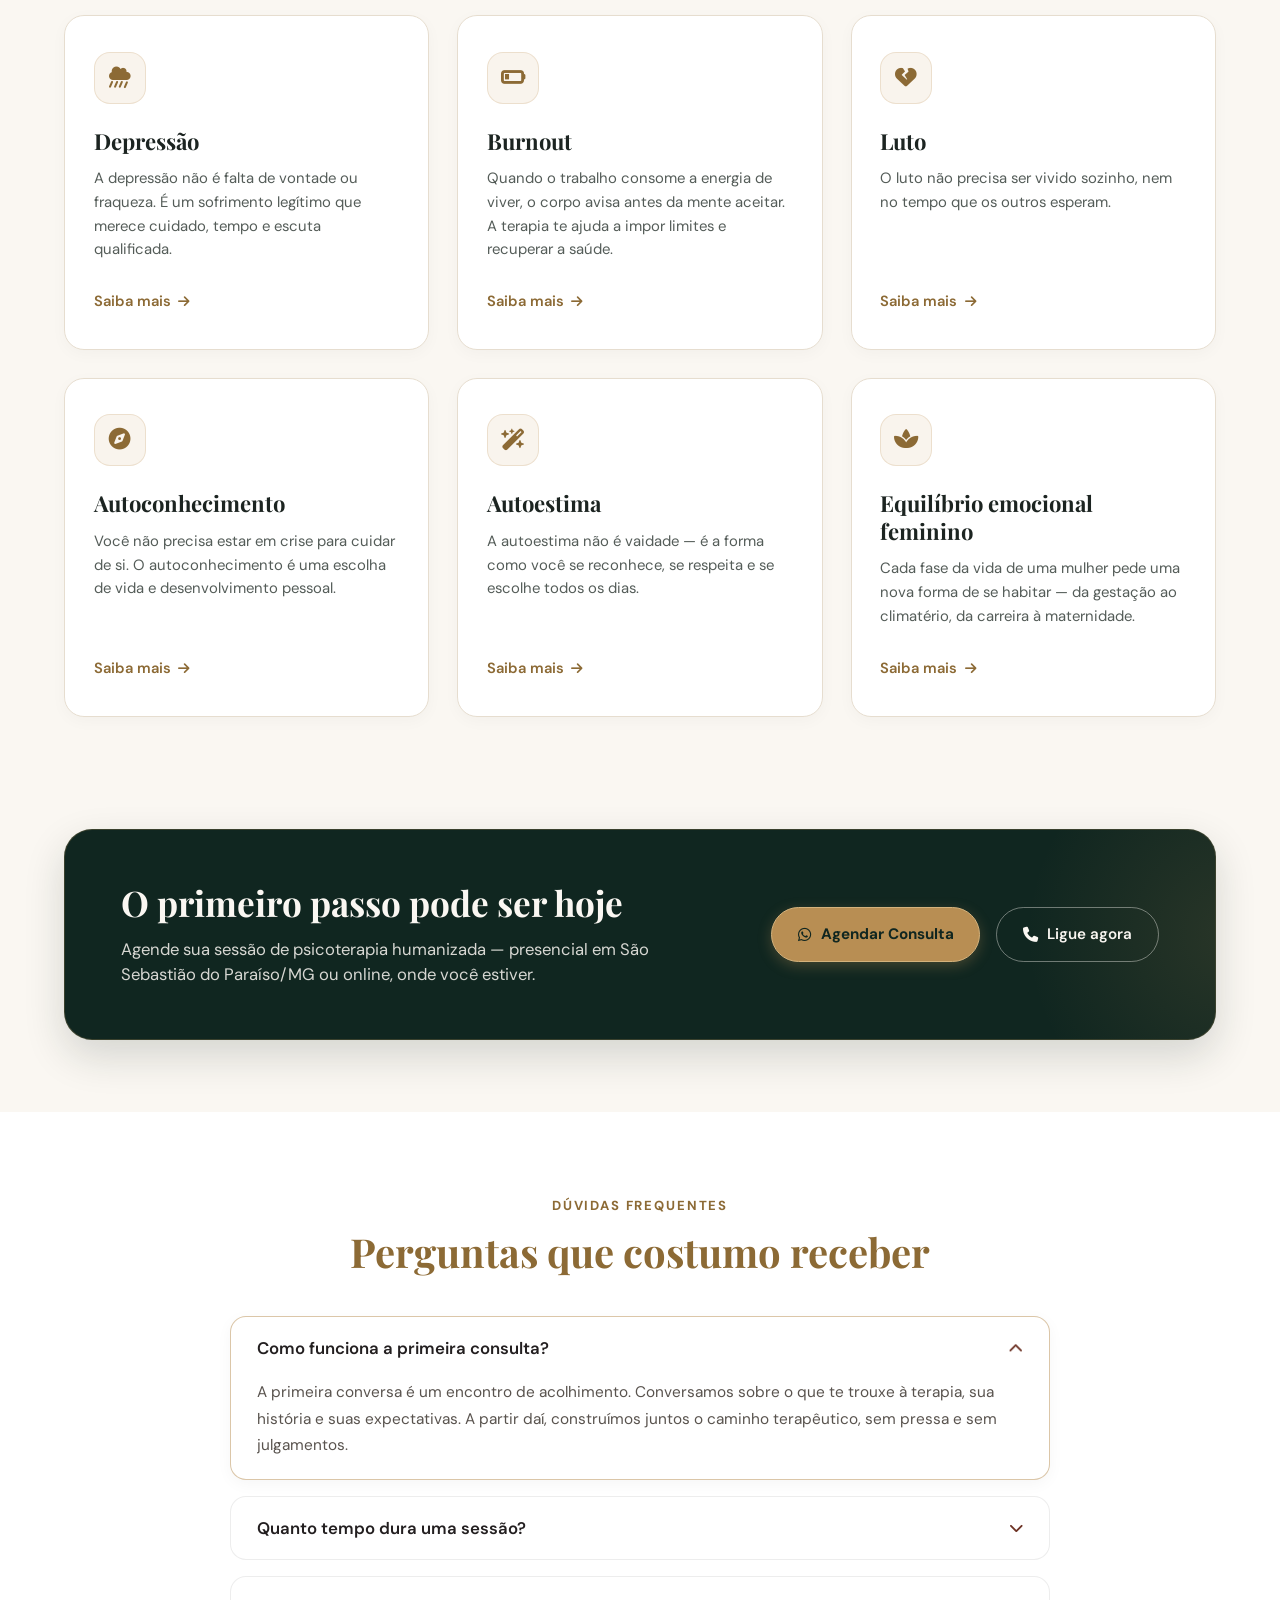
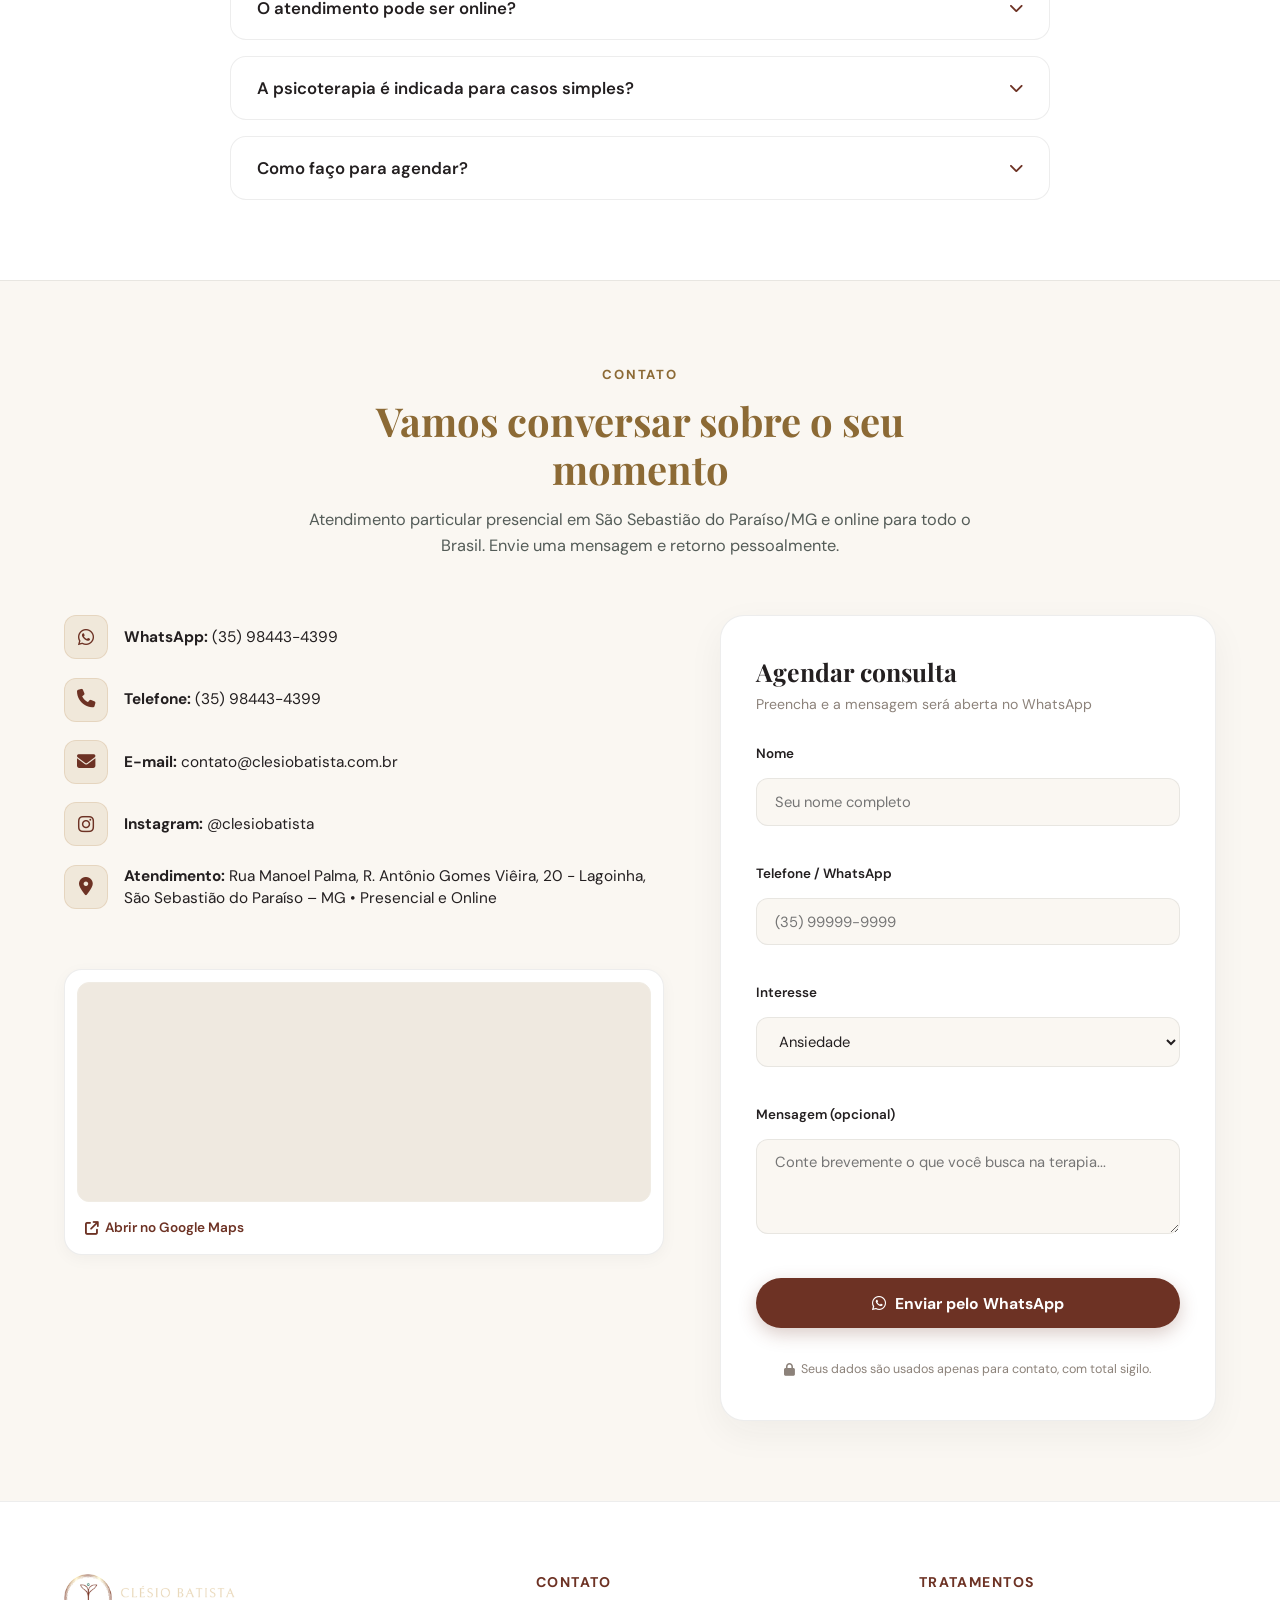
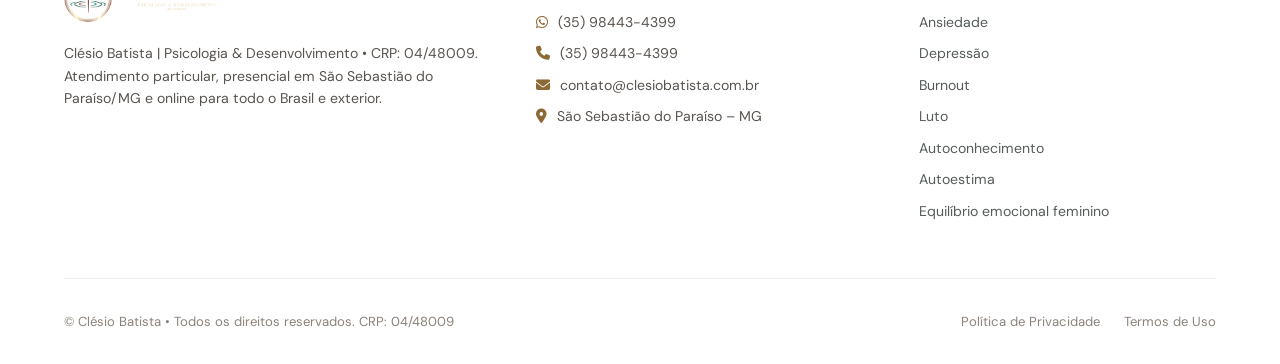
<file: ansiedade.html>
<!DOCTYPE html>
<html lang="pt-BR">
<head>
  <!-- Google tag (gtag.js) -->
  <script async src="https://www.googletagmanager.com/gtag/js?id=AW-18509290192"></script>
  <script>
    window.dataLayer = window.dataLayer || [];
    function gtag(){dataLayer.push(arguments);}
    gtag('js', new Date());

    gtag('config', 'AW-18509290192');

    // Evento de conversão para Visualização de Página (AW-18509290192/CkcuCMr7v64dENC19flE)
    gtag('event', 'conversion', {
      'send_to': 'AW-18509290192/CkcuCMr7v64dENC19flE',
      'value': 1.0,
      'currency': 'BRL'
    });
  </script>

  <!-- Google Tag Manager -->
  <script>(function(w,d,s,l,i){w[l]=w[l]||[];w[l].push({'gtm.start':
  new Date().getTime(),event:'gtm.js'});var f=d.getElementsByTagName(s)[0],
  j=d.createElement(s),dl=l!='dataLayer'?'&l='+l:'';j.async=true;j.src=
  'https://www.googletagmanager.com/gtm.js?id='+i+dl;f.parentNode.insertBefore(j,f);
  })(window,document,'script','dataLayer','GTM-KT68LJHF');</script>
  <!-- End Google Tag Manager -->

  <meta charset="UTF-8">
  <meta name="viewport" content="width=device-width, initial-scale=1.0">
  <title>Ansiedade | Clésio Batista • Psicologia & Desenvolvimento</title>
  <meta name="description" content="Quando a preocupação toma conta do corpo e do pensamento, a vida fica pequena. A terapia devolve espaço para respirar com segurança e clareza. Atendimento presencial em São Sebastião do Paraíso - MG e online para todo o Brasil e exterior com o psicólogo Clésio Batista (CRP 04/48009).">
  <meta name="author" content="Clésio Batista">
  <meta name="robots" content="index, follow, max-image-preview:large, max-snippet:-1, max-video-preview:-1">
  <meta name="google-site-verification" content="VN3GYIT4__oBTP339KpZtjMbLeRkMuadxFUYRd_H2RI">
  <meta name="msvalidate.01" content="0C95B0DE10591CE65220A8F22CC2A64A">
  <link rel="canonical" href="https://clesiobatista.com.br/ansiedade.html">

  <!-- Palavras-chave SEO Estratégicas -->
  <meta name="keywords" content="Ansiedade, Psicólogo Ansiedade, Clésio Batista, psicólogo São Sebastião do Paraíso, terapia cognitivo comportamental, tratamento Ansiedade, atendimento psicológico online, CRP 04/48009">

  <!-- Meta Geo Tags para Busca Local -->
  <meta name="geo.region" content="BR-MG">
  <meta name="geo.placename" content="São Sebastião do Paraíso">
  <meta name="geo.position" content="-20.9197504;-46.9834424">
  <meta name="ICBM" content="-20.9197504, -46.9834424">

  <!-- Open Graph / Redes Sociais & WhatsApp -->
  <meta property="og:locale" content="pt_BR">
  <meta property="og:type" content="article">
  <meta property="og:site_name" content="Clésio Batista | Psicologia & Desenvolvimento">
  <meta property="og:title" content="Ansiedade | Clésio Batista • CRP 04/48009">
  <meta property="og:description" content="Quando a preocupação toma conta do corpo e do pensamento, a vida fica pequena. A terapia devolve espaço para respirar com segurança e clareza.">
  <meta property="og:url" content="https://clesiobatista.com.br/ansiedade.html">
  <meta property="og:image" content="https://clesiobatista.com.br/assets/images/dr-clesio-azul.png?v=20261008">
  <meta property="og:image:width" content="1200">
  <meta property="og:image:height" content="630">
  <meta property="og:image:alt" content="Clésio Batista - Psicólogo para Ansiedade">

  <!-- Twitter Card -->
  <meta name="twitter:card" content="summary_large_image">
  <meta name="twitter:title" content="Ansiedade | Clésio Batista • CRP 04/48009">
  <meta name="twitter:description" content="Quando a preocupação toma conta do corpo e do pensamento, a vida fica pequena. A terapia devolve espaço para respirar com segurança e clareza.">
  <meta name="twitter:image" content="https://clesiobatista.com.br/assets/images/dr-clesio-azul.png?v=20261008">

  <!-- Schema.org JSON-LD (MedicalWebPage & Service) -->
  <script type="application/ld+json">
  {
    "@context": "https://schema.org",
    "@type": ["MedicalWebPage", "ItemPage"],
    "@id": "https://clesiobatista.com.br/ansiedade.html#webpage",
    "url": "https://clesiobatista.com.br/ansiedade.html",
    "name": "Ansiedade | Clésio Batista",
    "description": "Quando a preocupação toma conta do corpo e do pensamento, a vida fica pequena. A terapia devolve espaço para respirar com segurança e clareza.",
    "isPartOf": {
      "@type": "WebSite",
      "name": "Clésio Batista | Psicologia & Desenvolvimento",
      "url": "https://clesiobatista.com.br/"
    },
    "mainEntity": {
      "@type": "Service",
      "name": "Atendimento Psicológico para Ansiedade",
      "serviceType": "Ansiedade",
      "provider": {
        "@type": ["Psychologist", "LocalBusiness"],
        "name": "Clésio Batista - Psicologia & Desenvolvimento",
        "telephone": "+55-35-98443-4399",
        "address": {
          "@type": "PostalAddress",
          "streetAddress": "Rua Manoel Palma, R. Antônio Gomes Viêira, 20 - Lagoinha",
          "addressLocality": "São Sebastião do Paraíso",
          "addressRegion": "MG",
          "postalCode": "37950-000",
          "addressCountry": "BR"
        }
      }
    }
  }
  </script>

  <!-- Favicon Oficial -->
  <link rel="icon" type="image/png" href="assets/images/favicon.png">
  <link rel="apple-touch-icon" href="assets/images/simbolo-clesio.png">

  <!-- Fontes Google (Playfair Display & DM Sans) -->
  <link rel="preconnect" href="https://fonts.googleapis.com">
  <link rel="preconnect" href="https://fonts.gstatic.com" crossorigin>
  <link href="https://fonts.googleapis.com/css2?family=DM+Sans:ital,opsz,wght@0,9..40,400..700;1,9..40,400..700&family=Playfair+Display:ital,wght@0,500;0,600;0,700;1,400;1,500;1,600;1,700&display=swap" rel="stylesheet">

  <!-- Ícones Font Awesome 6 -->
  <link rel="stylesheet" href="https://cdnjs.cloudflare.com/ajax/libs/font-awesome/6.4.2/css/all.min.css">

  <!-- Folhas de Estilos com Cache Busting -->
  <link rel="stylesheet" href="styles.css?v=20261008_03">
  <link rel="stylesheet" href="topic.css?v=20261008_03">
  <link rel="stylesheet" href="theme.css?v=20261103b">

  <!-- Estilo Crítico Estrutural (Garante renderização imediata sem dependência de cache de navegador) -->
  <style>
    [data-reveal] { opacity: 1 !important; transform: none !important; }
    .breadcrumb-list { display: flex !important; list-style: none !important; padding: 0 !important; margin: 0 !important; gap: 0.65rem; }
    .breadcrumb-list li { display: inline-flex !important; list-style: none !important; }
    .topic-hero-grid { display: grid !important; grid-template-columns: 1.25fr 0.75fr !important; gap: 3.5rem !important; align-items: center !important; }
    .topic-hero-image-wrap { max-width: 400px !important; border-radius: 28px !important; overflow: hidden !important; }
    .topic-hero-image-wrap img, .topic-hero-img { width: 100% !important; max-width: 400px !important; height: 440px !important; object-fit: cover !important; object-position: center top !important; border-radius: 28px !important; display: block !important; }
    .topic-main-grid { display: grid !important; grid-template-columns: 1.35fr 0.85fr !important; gap: 3.5rem !important; align-items: start !important; }
    .services-clean-grid { display: grid !important; grid-template-columns: repeat(3, 1fr) !important; gap: 1.75rem !important; }
    .topic-banner-pill-card { display: flex !important; align-items: center !important; justify-content: space-between !important; border-radius: 28px !important; }
    .topic-contact-grid { display: grid !important; grid-template-columns: 1.15fr 0.95fr !important; gap: 3.5rem !important; }
    .topic-footer-grid { display: grid !important; grid-template-columns: 1.4fr 1.1fr 1fr !important; gap: 3.5rem !important; }
    ul.topic-checklist, ul.topic-contact-items-list, ul.topic-footer-links-list { list-style: none !important; padding: 0 !important; }
    @media (max-width: 992px) {
      .topic-hero-grid, .topic-main-grid, .topic-contact-grid, .topic-footer-grid { grid-template-columns: 1fr !important; }
      .services-clean-grid { grid-template-columns: repeat(2, 1fr) !important; }
      .topic-hero-image-wrap img, .topic-hero-img { height: 360px !important; }
      .topic-banner-pill-card { flex-direction: column !important; }
    }
    @media (max-width: 640px) {
      .services-clean-grid { grid-template-columns: 1fr !important; }
    }
  </style>
</head>
<body>
  <!-- Google Tag Manager (noscript) -->
  <noscript><iframe src="https://www.googletagmanager.com/ns.html?id=GTM-KT68LJHF"
  height="0" width="0" style="display:none;visibility:hidden"></iframe></noscript>
  <!-- End Google Tag Manager (noscript) -->

  <!-- ==========================================================================
       HEADER & NAVBAR FIXA (MOCKUP)
       ========================================================================== -->
  <header class="header-navbar">
    <div class="container nav-wrapper">
      <a href="index.html#inicio" class="brand-identity" aria-label="Página Inicial - Clésio Batista">
        <img src="assets/images/logo-horizontal-claro.png?v=20261103" alt="Clésio Batista - Psicologia & Desenvolvimento • CRP 04/48009" class="nav-brand-logo">
      </a>

      <!-- Menu Desktop -->
      <nav>
        <ul class="nav-menu-links" id="navMenu">
          <li><a href="index.html#inicio" class="nav-item-link">Início</a></li>
          <li><a href="index.html#sobre" class="nav-item-link">Sobre</a></li>
          <li><a href="index.html#servicos" class="nav-item-link active">Tratamentos</a></li>
          <li><a href="index.html#depoimentos" class="nav-item-link">Depoimentos</a></li>
          <li><a href="#contato" class="nav-item-link">Contato</a></li>
        </ul>
      </nav>

      <!-- Botão CTA Header -->
      <div class="nav-action-cta">
        <a href="https://wa.me/5535984434399?text=Ol%C3%A1%2C%20Cl%C3%A9sio!%20Gostaria%20de%20mais%20informa%C3%A7%C3%B5es%20sobre%20seus%20atendimentos." target="_blank" rel="noopener noreferrer" class="btn btn-primary btn-sm">
          <i class="fa-brands fa-whatsapp"></i> Agendar Consulta
        </a>
      </div>

      <!-- Toggle Mobile -->
      <button class="mobile-toggle" id="mobileToggle" aria-label="Abrir menu de navegação" aria-expanded="false" aria-controls="navMenu">
        <i class="fa-solid fa-bars"></i>
      </button>
    </div>
  </header>

  <main>
    <!-- ==========================================================================
         BREADCRUMB
         ========================================================================== -->
    <nav class="breadcrumb-container" aria-label="Navegação estrutural">
      <div class="container">
        <ul class="breadcrumb-list">
          <li><a href="index.html">Início</a></li>
          <li class="separator"><i class="fa-solid fa-chevron-right"></i></li>
          <li><a href="index.html#servicos">Tratamentos</a></li>
          <li class="separator"><i class="fa-solid fa-chevron-right"></i></li>
          <li class="current">Ansiedade</li>
        </ul>
      </div>
    </nav>

    <!-- ==========================================================================
         TOPIC HERO SECTION (MOCKUP: TAG + H1 + DESC + 2 BOTÕES + FOTO DO PROFISSIONAL)
         ========================================================================== -->
    <section class="topic-hero-section">
      <div class="container topic-hero-grid">
        <div class="topic-hero-content">
          <span class="topic-pill-badge">ANSIEDADE & PÂNICO</span>
          <h1 class="topic-hero-title">Psicólogo para Ansiedade: desacelere a mente e retome o controle</h1>
          <p class="topic-hero-desc">Quando a preocupação toma conta do corpo e do pensamento, a vida fica pequena. A terapia devolve espaço para respirar com segurança e clareza.</p>
          
          <div class="topic-hero-ctas">
            <a href="https://wa.me/5535984434399?text=Ol%C3%A1%2C%20Cl%C3%A9sio!%20Gostaria%20de%20mais%20informa%C3%A7%C3%B5es%20sobre%20seus%20atendimentos." target="_blank" rel="noopener noreferrer" class="btn btn-primary">
              <i class="fa-brands fa-whatsapp"></i> Agendar Consulta
            </a>
            <a href="#contato" class="btn btn-outline">
              Ver formas de contato
            </a>
          </div>
        </div>

        <div class="topic-hero-image-wrap">
          <img src="assets/images/dr-clesio-azul.png?v=20261008" alt="Clésio Batista Psicólogo" class="topic-hero-img">
        </div>
      </div>
    </section>

    <!-- ==========================================================================
         TOPIC MAIN CONTENT & CARD SINAIS FREQUENTES
         ========================================================================== -->
    <section class="topic-main-section">
      <div class="container topic-main-grid">
        
        <!-- PROSE CONTENT (ESQUERDA) -->
        <div class="topic-prose-content">
          <p>A ansiedade é uma resposta natural do organismo diante de ameaças, mas quando se torna constante, intensa e desproporcional às situações reais, ela passa a limitar a sua liberdade, o seu sono e a sua qualidade de vida.</p>
<p>Sintomas como pensamentos acelerados, sensação contínua de alerta, aperto no peito e medo incapacitante de perder o controle são sinais claros de que o sistema nervoso necessita de acolhimento e regulação técnica.</p>
<p>No atendimento com o Clésio Batista, fundamentado na Terapia Cognitivo-Comportamental (TCC) e em técnicas de regulação emocional, você aprende a identificar gatilhos, desarmar distorções cognitivas e desenvolver ferramentas práticas para retomar a serenidade no dia a dia.</p>
        </div>

        <!-- SIDEBAR CARD (DIREITA: SINAIS FREQUENTES) -->
        <aside class="topic-sidebar-card">
          <h3 class="topic-sidebar-title">Sinais frequentes</h3>
          <ul class="topic-checklist">

              <li><i class="fa-solid fa-check"></i> <span>Preocupação excessiva e pensamentos acelerados</span></li>
  

              <li><i class="fa-solid fa-check"></i> <span>Sensação de aperto no peito, taquicardia ou falta de ar</span></li>
  

              <li><i class="fa-solid fa-check"></i> <span>Tensão muscular e inquietação física constante</span></li>
  

              <li><i class="fa-solid fa-check"></i> <span>Dificuldade para dormir, insônia ou sono agitado</span></li>
  

              <li><i class="fa-solid fa-check"></i> <span>Medo constante de crises de pânico ou perda de controle</span></li>
  
          </ul>

          <div class="topic-location-note">
            <i class="fa-solid fa-location-dot"></i>
            <span>Atendimento particular, presencial em <strong>São Sebastião do Paraíso/MG</strong> e online, para você ou quem precisar.</span>
          </div>
        </aside>

      </div>
    </section>

    <!-- ==========================================================================
         EXPLORE OUTROS TEMAS DA CLÍNICA (MOCKUP)
         ========================================================================== -->
    <section class="servicos-section">
      <div class="container">
        <div class="section-header-center">
          <span class="eyebrow">OUTROS ATENDIMENTOS</span>
          <h2 class="section-main-title">Explore outros temas da clínica</h2>
        </div>

        <div class="services-clean-grid">

          <!-- Card: Depressão -->
          <a href="depressao.html" class="topic-card-item">
            <div>
              <div class="topic-card-icon-circle">
                <i class="fa-solid fa-cloud-showers-heavy"></i>
              </div>
              <h3 class="topic-card-title">Depressão</h3>
              <p class="topic-card-desc">A depressão não é falta de vontade ou fraqueza. É um sofrimento legítimo que merece cuidado, tempo e escuta qualificada.</p>
            </div>
            <span class="topic-card-link">Saiba mais <i class="fa-solid fa-arrow-right"></i></span>
          </a>
  

          <!-- Card: Burnout -->
          <a href="burnout.html" class="topic-card-item">
            <div>
              <div class="topic-card-icon-circle">
                <i class="fa-solid fa-battery-quarter"></i>
              </div>
              <h3 class="topic-card-title">Burnout</h3>
              <p class="topic-card-desc">Quando o trabalho consome a energia de viver, o corpo avisa antes da mente aceitar. A terapia te ajuda a impor limites e recuperar a saúde.</p>
            </div>
            <span class="topic-card-link">Saiba mais <i class="fa-solid fa-arrow-right"></i></span>
          </a>
  

          <!-- Card: Luto -->
          <a href="luto.html" class="topic-card-item">
            <div>
              <div class="topic-card-icon-circle">
                <i class="fa-solid fa-heart-crack"></i>
              </div>
              <h3 class="topic-card-title">Luto</h3>
              <p class="topic-card-desc">O luto não precisa ser vivido sozinho, nem no tempo que os outros esperam.</p>
            </div>
            <span class="topic-card-link">Saiba mais <i class="fa-solid fa-arrow-right"></i></span>
          </a>
  

          <!-- Card: Autoconhecimento -->
          <a href="autoconhecimento.html" class="topic-card-item">
            <div>
              <div class="topic-card-icon-circle">
                <i class="fa-solid fa-compass"></i>
              </div>
              <h3 class="topic-card-title">Autoconhecimento</h3>
              <p class="topic-card-desc">Você não precisa estar em crise para cuidar de si. O autoconhecimento é uma escolha de vida e desenvolvimento pessoal.</p>
            </div>
            <span class="topic-card-link">Saiba mais <i class="fa-solid fa-arrow-right"></i></span>
          </a>
  

          <!-- Card: Autoestima -->
          <a href="autoestima.html" class="topic-card-item">
            <div>
              <div class="topic-card-icon-circle">
                <i class="fa-solid fa-wand-magic-sparkles"></i>
              </div>
              <h3 class="topic-card-title">Autoestima</h3>
              <p class="topic-card-desc">A autoestima não é vaidade — é a forma como você se reconhece, se respeita e se escolhe todos os dias.</p>
            </div>
            <span class="topic-card-link">Saiba mais <i class="fa-solid fa-arrow-right"></i></span>
          </a>
  

          <!-- Card: Equilíbrio emocional feminino -->
          <a href="equilibrio-feminino.html" class="topic-card-item">
            <div>
              <div class="topic-card-icon-circle">
                <i class="fa-solid fa-spa"></i>
              </div>
              <h3 class="topic-card-title">Equilíbrio emocional feminino</h3>
              <p class="topic-card-desc">Cada fase da vida de uma mulher pede uma nova forma de se habitar — da gestação ao climatério, da carreira à maternidade.</p>
            </div>
            <span class="topic-card-link">Saiba mais <i class="fa-solid fa-arrow-right"></i></span>
          </a>
  
        </div>
      </div>
    </section>

    <!-- ==========================================================================
         BANNER DE CONVERSÃO EM PÍLULA (MOCKUP: O PRIMEIRO PASSO PODE SER HOJE)
         ========================================================================== -->
    <section class="topic-banner-section" style="padding: 2rem 0 4.5rem;">
      <div class="container">
        <div class="topic-banner-pill-card">
          <div class="topic-banner-pill-text">
            <h2 class="topic-banner-pill-title">O primeiro passo pode ser hoje</h2>
            <p class="topic-banner-pill-desc">
              Agende sua sessão de psicoterapia humanizada — presencial em São Sebastião do Paraíso/MG ou online, onde você estiver.
            </p>
          </div>
          <div class="topic-banner-pill-actions">
            <a href="https://wa.me/5535984434399?text=Ol%C3%A1%2C%20Cl%C3%A9sio!%20Gostaria%20de%20mais%20informa%C3%A7%C3%B5es%20sobre%20seus%20atendimentos." target="_blank" rel="noopener noreferrer" class="btn-banner-gold">
              <i class="fa-brands fa-whatsapp"></i> Agendar Consulta
            </a>
            <a href="tel:+5535984434399" class="btn-banner-outline">
              <i class="fa-solid fa-phone"></i> Ligue agora
            </a>
          </div>
        </div>
      </div>
    </section>

    <!-- ==========================================================================
         FAQ ACCORDION (MOCKUP: PERGUNTAS QUE COSTUMO RECEBER)
         ========================================================================== -->
    <section class="faq-section">
      <div class="container">
        <div class="section-header-center">
          <span class="eyebrow">DÚVIDAS FREQUENTES</span>
          <h2 class="section-main-title">Perguntas que costumo receber</h2>
        </div>

        <div class="faq-accordion-container">
          <div class="faq-item active">
            <button class="faq-button" type="button">
              <span>Como funciona a primeira consulta?</span>
              <i class="fa-solid fa-chevron-down"></i>
            </button>
            <div class="faq-answer">
              <p>A primeira conversa é um encontro de acolhimento. Conversamos sobre o que te trouxe à terapia, sua história e suas expectativas. A partir daí, construímos juntos o caminho terapêutico, sem pressa e sem julgamentos.</p>
            </div>
          </div>

          <div class="faq-item">
            <button class="faq-button" type="button">
              <span>Quanto tempo dura uma sessão?</span>
              <i class="fa-solid fa-chevron-down"></i>
            </button>
            <div class="faq-answer">
              <p>As sessões individuais de psicoterapia têm duração média de 50 minutos, com frequência semanal ou quinzenal, conforme a avaliação clínica e necessidade de cada pessoa.</p>
            </div>
          </div>

          <div class="faq-item">
            <button class="faq-button" type="button">
              <span>O atendimento pode ser online?</span>
              <i class="fa-solid fa-chevron-down"></i>
            </button>
            <div class="faq-answer">
              <p>Sim! O atendimento online tem a mesma eficácia comprovada do presencial, autorizado pelo CFP, com total sigilo e comodidade para você realizar de onde estiver.</p>
            </div>
          </div>

          <div class="faq-item">
            <button class="faq-button" type="button">
              <span>A psicoterapia é indicada para casos simples?</span>
              <i class="fa-solid fa-chevron-down"></i>
            </button>
            <div class="faq-answer">
              <p>Sim. Você não precisa esperar uma crise profunda para buscar ajuda. A terapia é um espaço de prevenção, autoconhecimento e alívio para qualquer sofrimento ou momento de transição emocional.</p>
            </div>
          </div>

          <div class="faq-item">
            <button class="faq-button" type="button">
              <span>Como faço para agendar?</span>
              <i class="fa-solid fa-chevron-down"></i>
            </button>
            <div class="faq-answer">
              <p>Você pode clicar nos botões de WhatsApp desta página ou preencher o formulário abaixo. Retornarei o contato para combinarmos o melhor dia e horário para você.</p>
            </div>
          </div>
        </div>
      </div>
    </section>

    <!-- ==========================================================================
         SEÇÃO DE CONTATO COMPLETA (MOCKUP: VAMOS CONVERSAR SOBRE O SEU MOMENTO)
         ========================================================================== -->
    <section class="topic-contact-section" id="contato">
      <div class="container">
        <div class="topic-contact-header">
          <span class="eyebrow">CONTATO</span>
          <h2 class="section-main-title">Vamos conversar sobre o seu momento</h2>
          <p class="section-subtitle">
            Atendimento particular presencial em São Sebastião do Paraíso/MG e online para todo o Brasil. Envie uma mensagem e retorno pessoalmente.
          </p>
        </div>

        <div class="topic-contact-grid">
          <!-- Coluna 1: Informações de Contato + Card do Mapa -->
          <div class="topic-contact-info-col">
            <ul class="topic-contact-items-list">
              <li class="topic-contact-item-row">
                <div class="topic-contact-icon-box">
                  <i class="fa-brands fa-whatsapp"></i>
                </div>
                <div>
                  <strong>WhatsApp:</strong> <a href="https://wa.me/5535984434399" target="_blank" rel="noopener noreferrer">(35) 98443-4399</a>
                </div>
              </li>
              <li class="topic-contact-item-row">
                <div class="topic-contact-icon-box">
                  <i class="fa-solid fa-phone"></i>
                </div>
                <div>
                  <strong>Telefone:</strong> <a href="tel:+5535984434399">(35) 98443-4399</a>
                </div>
              </li>
              <li class="topic-contact-item-row">
                <div class="topic-contact-icon-box">
                  <i class="fa-solid fa-envelope"></i>
                </div>
                <div>
                  <strong>E-mail:</strong> <a href="mailto:contato@clesiobatista.com.br">contato@clesiobatista.com.br</a>
                </div>
              </li>
              <li class="topic-contact-item-row">
                <div class="topic-contact-icon-box">
                  <i class="fa-brands fa-instagram"></i>
                </div>
                <div>
                  <strong>Instagram:</strong> <a href="https://instagram.com" target="_blank" rel="noopener noreferrer">@clesiobatista</a>
                </div>
              </li>
              <li class="topic-contact-item-row">
                <div class="topic-contact-icon-box">
                  <i class="fa-solid fa-location-dot"></i>
                </div>
                <div>
                  <strong>Atendimento:</strong> Rua Manoel Palma, R. Antônio Gomes Viêira, 20 - Lagoinha, São Sebastião do Paraíso – MG • Presencial e Online
                </div>
              </li>
            </ul>

            <!-- Prévia do Mapa -->
            <div class="topic-map-preview-card">
              <div class="topic-map-image-frame">
                <iframe src="https://maps.google.com/maps?q=Rua%20Manoel%20Palma%2C%2020%2C%20Lagoinha%2C%20S%C3%A3o%20Sebasti%C3%A3o%20do%20Para%C3%ADso%20-%20MG&t=&z=16&ie=UTF8&iwloc=&output=embed" title="Localização São Sebastião do Paraíso - MG" loading="lazy"></iframe>
              </div>
              <a href="https://www.google.com/maps/place/Psic%C3%B3logo+Cl%C3%A9sio+Pimenta/@-20.9197504,-46.9834424,17z/data=!3m1!4b1!4m6!3m5!1s0x94b7179c0cd8a1a7:0x1cf9488d000985c5!8m2!3d-20.9197504!4d-46.9834424!16s%2Fg%2F11hbfh08fh" target="_blank" rel="noopener noreferrer" class="topic-map-link-btn">
                <i class="fa-solid fa-arrow-up-right-from-square"></i> Abrir no Google Maps
              </a>
            </div>
          </div>

          <!-- Coluna 2: Formulário Interativo de Agendamento -->
          <div class="topic-contact-form-card">
            <h3 class="topic-form-title">Agendar consulta</h3>
            <p class="topic-form-subtitle">Preencha e a mensagem será aberta no WhatsApp</p>

            <form class="topic-whatsapp-form">
              <div class="topic-form-field">
                <label class="topic-form-label" for="formNome">Nome</label>
                <input type="text" id="formNome" name="nome" class="topic-form-input" placeholder="Seu nome completo" required>
              </div>

              <div class="topic-form-field">
                <label class="topic-form-label" for="formTelefone">Telefone / WhatsApp</label>
                <input type="tel" id="formTelefone" name="telefone" class="topic-form-input" placeholder="(35) 99999-9999" required>
              </div>

              <div class="topic-form-field">
                <label class="topic-form-label" for="formInteresse">Interesse</label>
                <select id="formInteresse" name="interesse" class="topic-form-select">

                    <option value="Ansiedade" selected>Ansiedade</option>
  
                    <option value="Depressão" >Depressão</option>
  
                    <option value="Burnout" >Burnout</option>
  
                    <option value="Luto" >Luto</option>
  
                    <option value="Autoconhecimento" >Autoconhecimento</option>
  
                    <option value="Autoestima" >Autoestima</option>
  
                    <option value="Equilíbrio emocional feminino" >Equilíbrio emocional feminino</option>
  
                    <option value="Terapia de Casal" >Terapia de Casal</option>
  
                    <option value="Psicologia Esportiva & eSports" >Psicologia Esportiva & eSports</option>
  
                    <option value="Adequação NR-01 & Corporativo" >Adequação NR-01 & Corporativo</option>
  
                    <option value="Perícias & Assistência Técnica" >Perícias & Assistência Técnica</option>
  
                    <option value="Palestras & Workshops" >Palestras & Workshops</option>
  
                </select>
              </div>

              <div class="topic-form-field">
                <label class="topic-form-label" for="formMensagem">Mensagem (opcional)</label>
                <textarea id="formMensagem" name="mensagem" class="topic-form-textarea" placeholder="Conte brevemente o que você busca na terapia..."></textarea>
              </div>

              <button type="submit" class="btn-whatsapp-submit">
                <i class="fa-brands fa-whatsapp"></i> Enviar pelo WhatsApp
              </button>

              <p class="topic-form-microcopy">
                <i class="fa-solid fa-lock"></i> Seus dados são usados apenas para contato, com total sigilo.
              </p>
            </form>
          </div>
        </div>
      </div>
    </section>

  </main>

  <!-- ==========================================================================
       RODAPÉ LIGHT (MOCKUP: 3 COLUNAS)
       ========================================================================== -->
  <footer class="topic-footer-light">
    <div class="container">
      <div class="topic-footer-grid">
        <!-- Coluna 1: Marca & Registro -->
        <div class="topic-footer-col">
          <div class="topic-footer-brand-header">
            <img src="assets/images/logo-horizontal-claro.png?v=20261103" alt="Clésio Batista" class="topic-footer-logo-img">
          </div>
          <p class="topic-footer-desc">
            Clésio Batista | Psicologia & Desenvolvimento • CRP: 04/48009.<br>
            Atendimento particular, presencial em São Sebastião do Paraíso/MG e online para todo o Brasil e exterior.
          </p>
        </div>

        <!-- Coluna 2: Contato -->
        <div class="topic-footer-col">
          <h4>CONTATO</h4>
          <ul class="topic-footer-links-list">
            <li><i class="fa-brands fa-whatsapp" style="color: var(--primary); margin-right: 0.4rem;"></i> (35) 98443-4399</li>
            <li><i class="fa-solid fa-phone" style="color: var(--primary); margin-right: 0.4rem;"></i> (35) 98443-4399</li>
            <li><i class="fa-solid fa-envelope" style="color: var(--primary); margin-right: 0.4rem;"></i> contato@clesiobatista.com.br</li>
            <li><i class="fa-solid fa-location-dot" style="color: var(--primary); margin-right: 0.4rem;"></i> São Sebastião do Paraíso – MG</li>
          </ul>
        </div>

        <!-- Coluna 3: Tratamentos -->
        <div class="topic-footer-col">
          <h4>TRATAMENTOS</h4>
          <ul class="topic-footer-links-list">
            <li><a href="ansiedade.html">Ansiedade</a></li>
            <li><a href="depressao.html">Depressão</a></li>
            <li><a href="burnout.html">Burnout</a></li>
            <li><a href="luto.html">Luto</a></li>
            <li><a href="autoconhecimento.html">Autoconhecimento</a></li>
            <li><a href="autoestima.html">Autoestima</a></li>
            <li><a href="equilibrio-feminino.html">Equilíbrio emocional feminino</a></li>
          </ul>
        </div>
      </div>

      <!-- Barra Inferior -->
      <div class="topic-footer-bottom-bar">
        <span>© Clésio Batista • Todos os direitos reservados. CRP: 04/48009</span>
        <div style="display: flex; gap: 1.5rem;">
          <a href="#" style="color: inherit;">Política de Privacidade</a>
          <a href="#" style="color: inherit;">Termos de Uso</a>
        </div>
      </div>
    </div>
  </footer>

  <!-- Scripts -->
  <script src="script.js?v=20261008_03"></script>
</body>
</html>
</file>
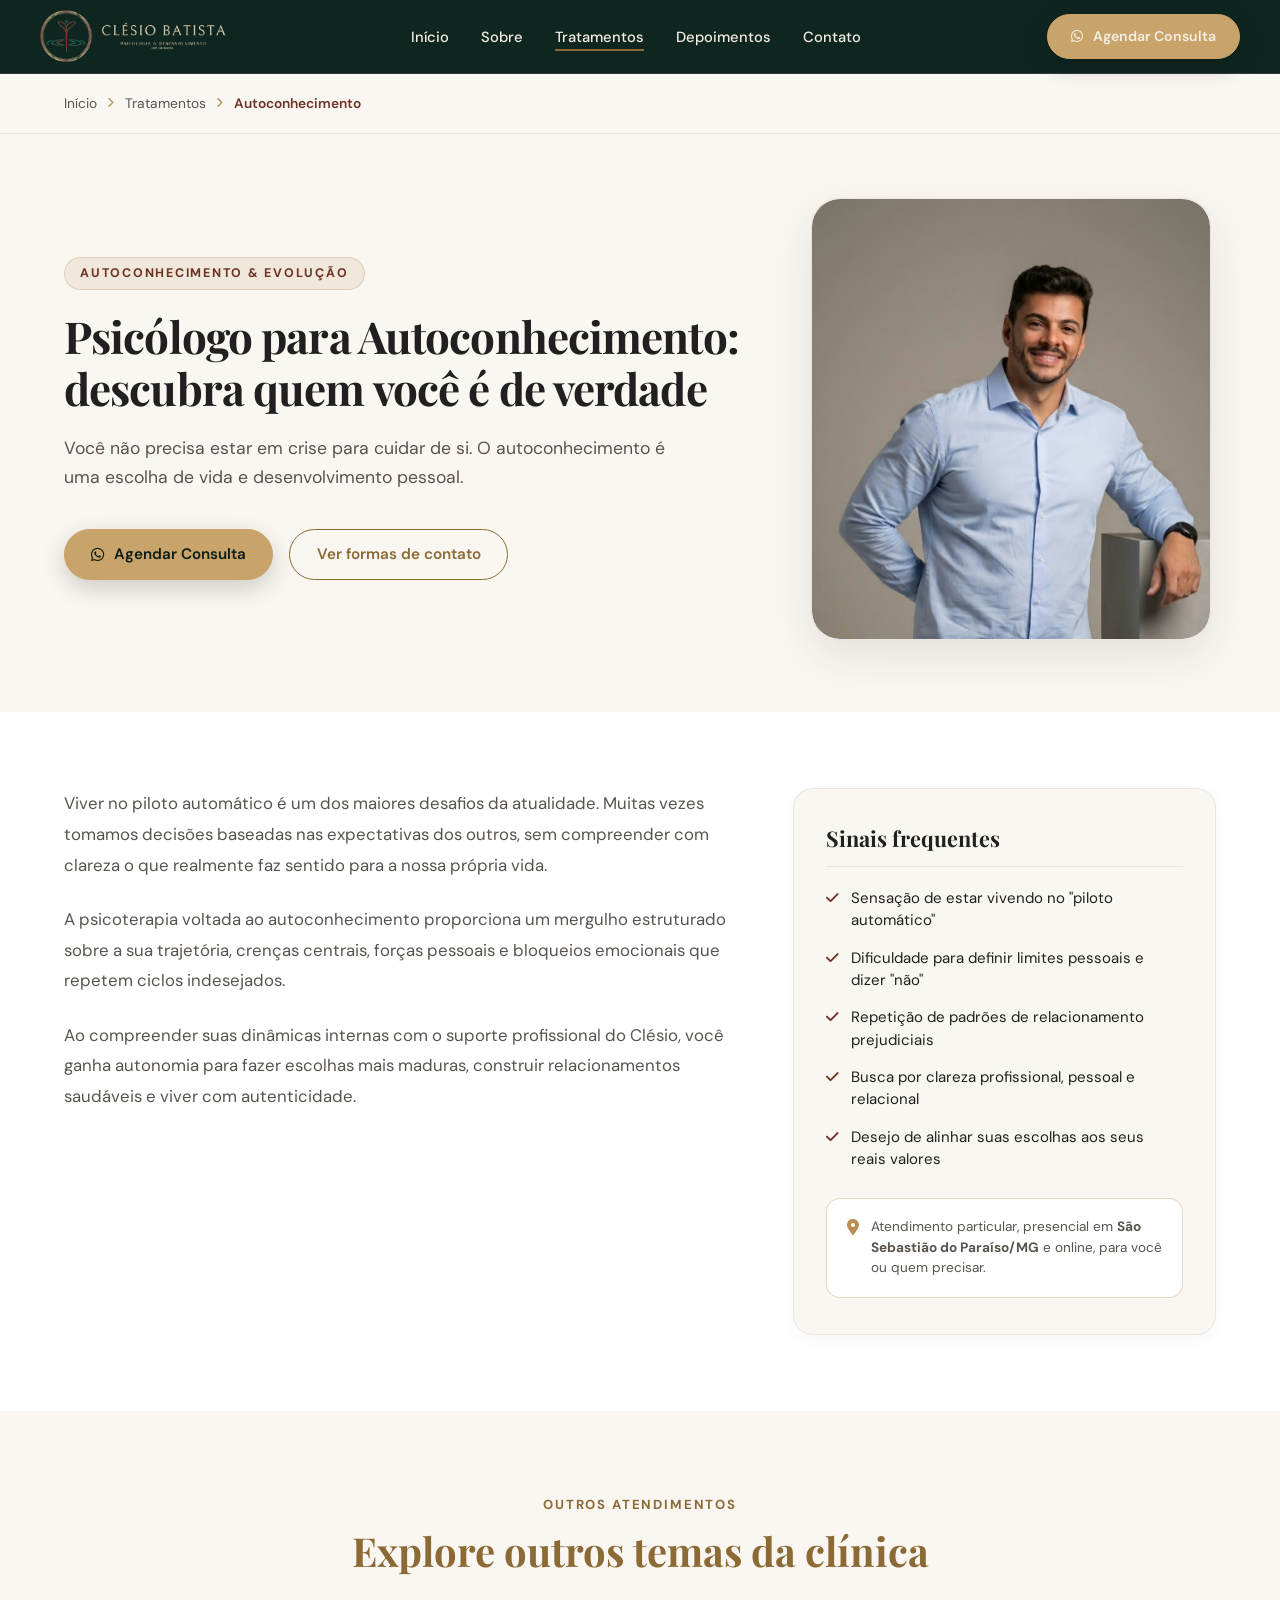
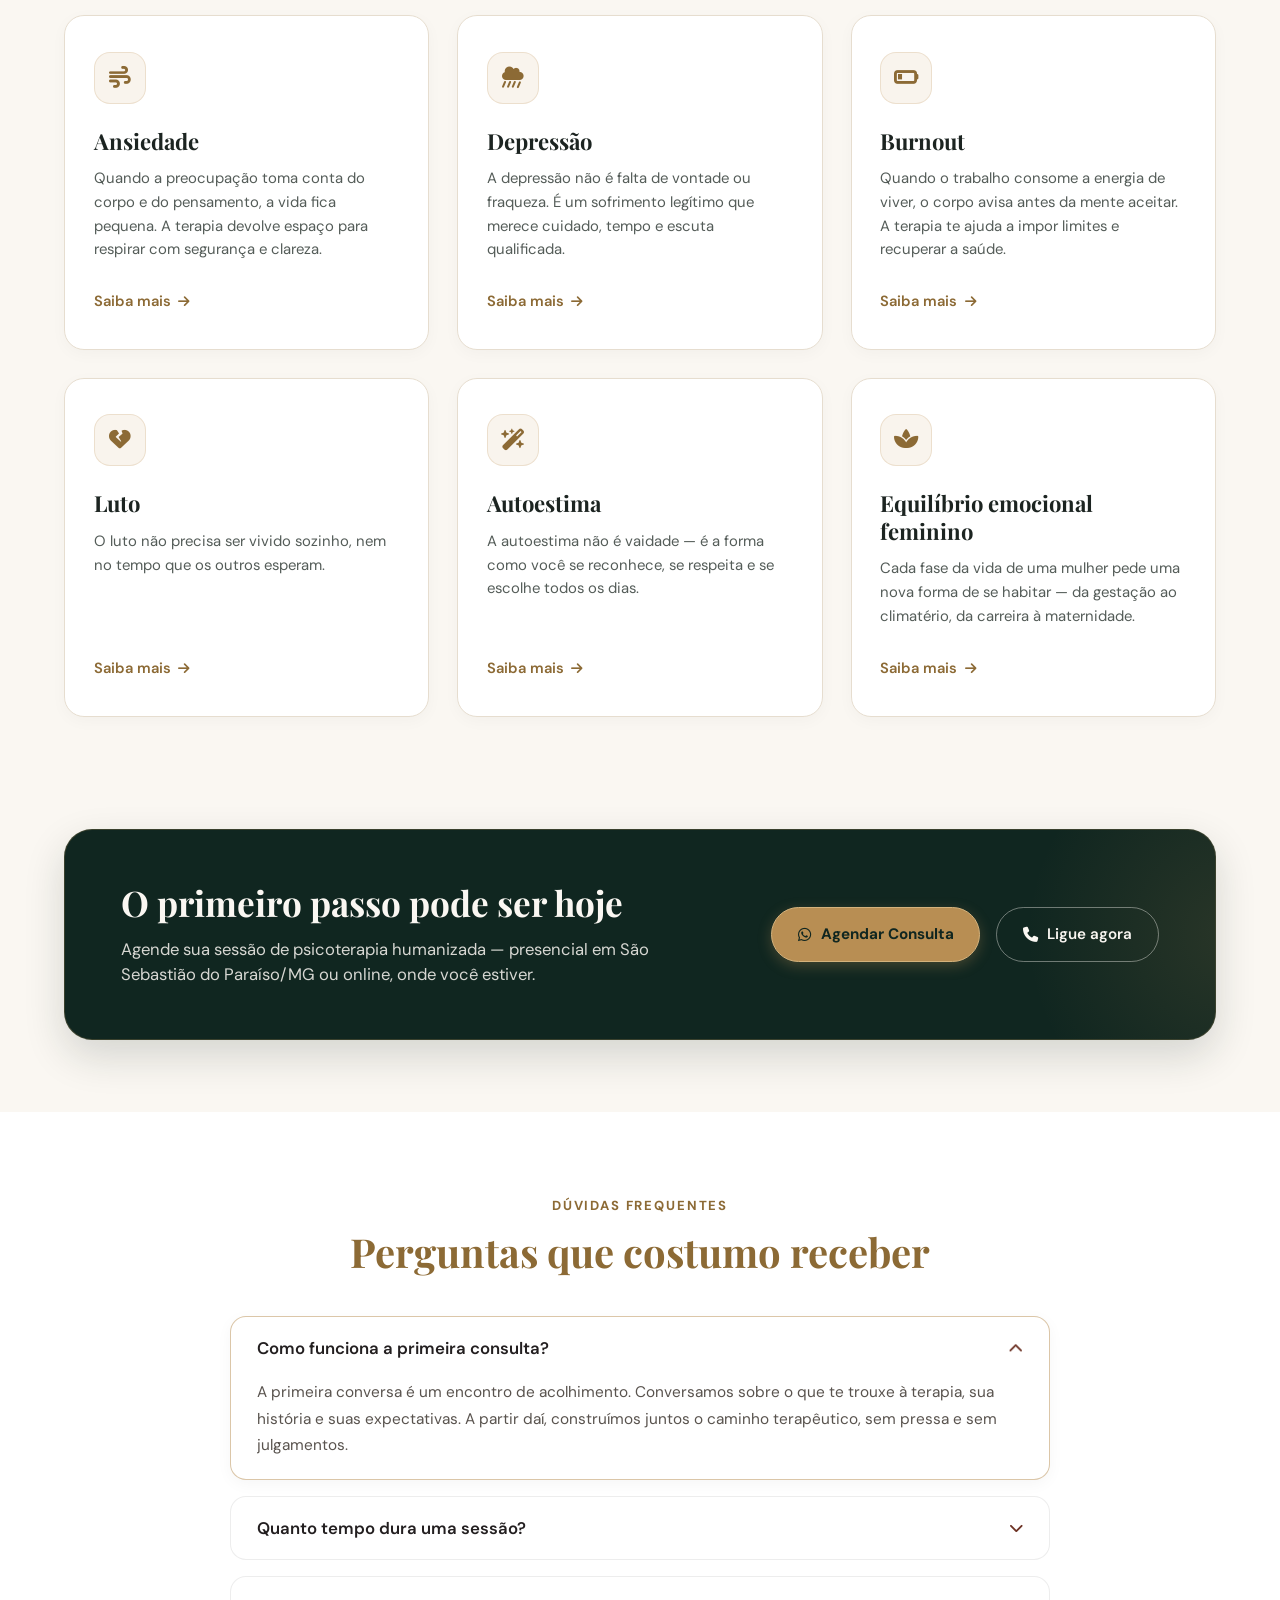
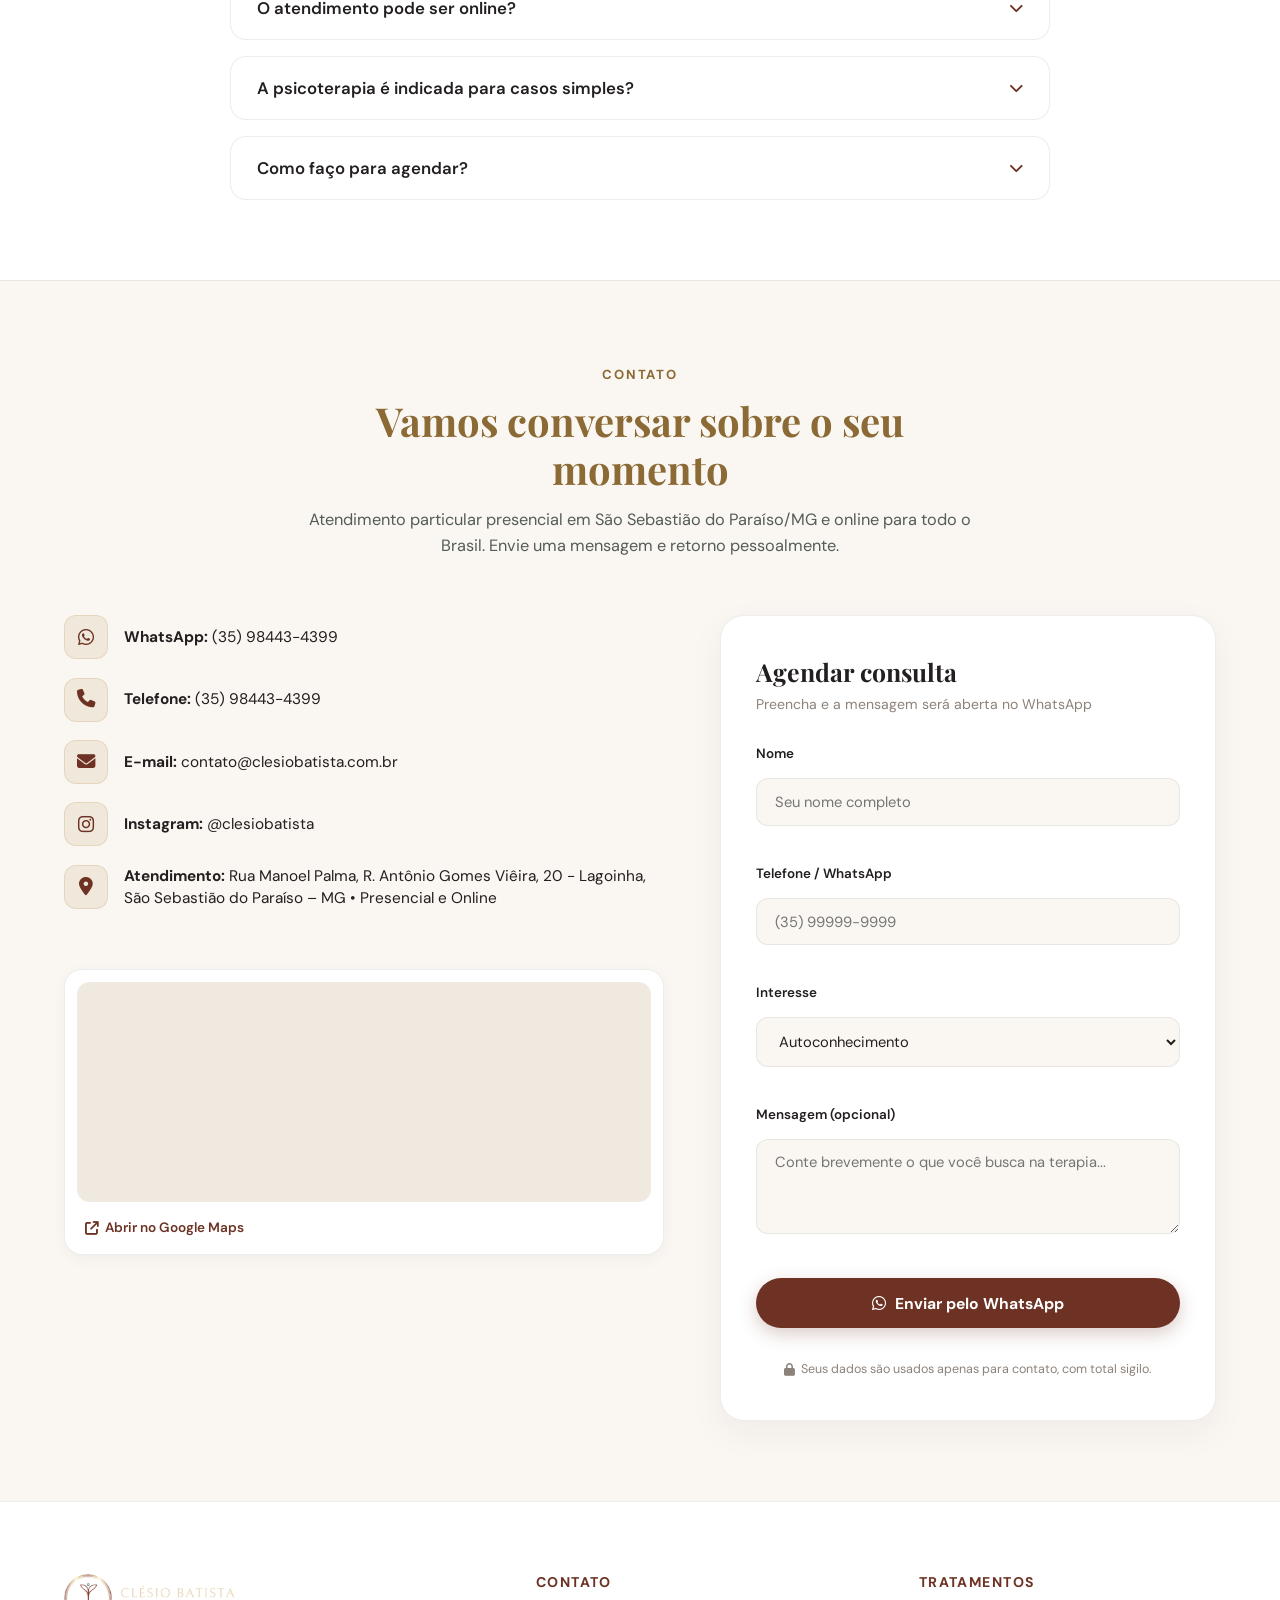
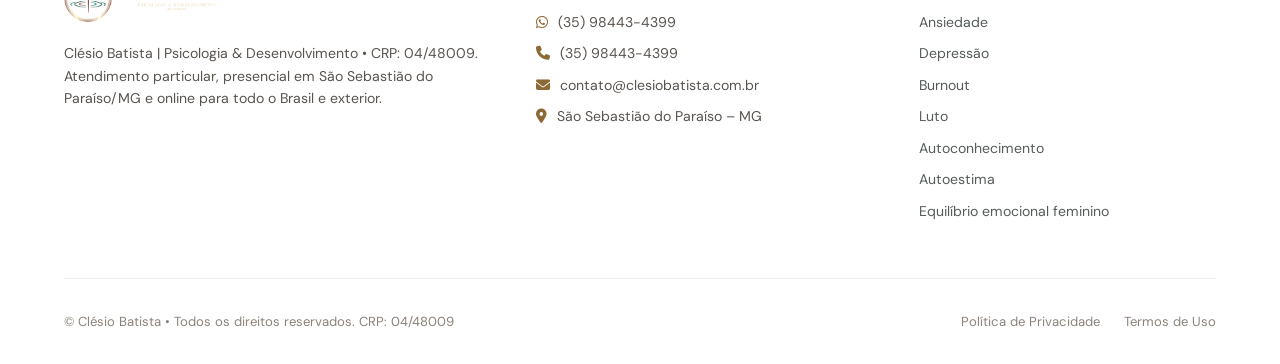
<file: autoconhecimento.html>
<!DOCTYPE html>
<html lang="pt-BR">
<head>
  <!-- Google tag (gtag.js) -->
  <script async src="https://www.googletagmanager.com/gtag/js?id=AW-18509290192"></script>
  <script>
    window.dataLayer = window.dataLayer || [];
    function gtag(){dataLayer.push(arguments);}
    gtag('js', new Date());

    gtag('config', 'AW-18509290192');

    // Evento de conversão para Visualização de Página (AW-18509290192/CkcuCMr7v64dENC19flE)
    gtag('event', 'conversion', {
      'send_to': 'AW-18509290192/CkcuCMr7v64dENC19flE',
      'value': 1.0,
      'currency': 'BRL'
    });
  </script>

  <!-- Google Tag Manager -->
  <script>(function(w,d,s,l,i){w[l]=w[l]||[];w[l].push({'gtm.start':
  new Date().getTime(),event:'gtm.js'});var f=d.getElementsByTagName(s)[0],
  j=d.createElement(s),dl=l!='dataLayer'?'&l='+l:'';j.async=true;j.src=
  'https://www.googletagmanager.com/gtm.js?id='+i+dl;f.parentNode.insertBefore(j,f);
  })(window,document,'script','dataLayer','GTM-KT68LJHF');</script>
  <!-- End Google Tag Manager -->

  <meta charset="UTF-8">
  <meta name="viewport" content="width=device-width, initial-scale=1.0">
  <title>Autoconhecimento | Clésio Batista • Psicologia & Desenvolvimento</title>
  <meta name="description" content="Você não precisa estar em crise para cuidar de si. O autoconhecimento é uma escolha de vida e desenvolvimento pessoal. Atendimento presencial em São Sebastião do Paraíso - MG e online para todo o Brasil e exterior com o psicólogo Clésio Batista (CRP 04/48009).">
  <meta name="author" content="Clésio Batista">
  <meta name="robots" content="index, follow, max-image-preview:large, max-snippet:-1, max-video-preview:-1">
  <meta name="google-site-verification" content="VN3GYIT4__oBTP339KpZtjMbLeRkMuadxFUYRd_H2RI">
  <meta name="msvalidate.01" content="0C95B0DE10591CE65220A8F22CC2A64A">
  <link rel="canonical" href="https://clesiobatista.com.br/autoconhecimento.html">

  <!-- Palavras-chave SEO Estratégicas -->
  <meta name="keywords" content="Autoconhecimento, Psicólogo Autoconhecimento, Clésio Batista, psicólogo São Sebastião do Paraíso, terapia cognitivo comportamental, tratamento Autoconhecimento, atendimento psicológico online, CRP 04/48009">

  <!-- Meta Geo Tags para Busca Local -->
  <meta name="geo.region" content="BR-MG">
  <meta name="geo.placename" content="São Sebastião do Paraíso">
  <meta name="geo.position" content="-20.9197504;-46.9834424">
  <meta name="ICBM" content="-20.9197504, -46.9834424">

  <!-- Open Graph / Redes Sociais & WhatsApp -->
  <meta property="og:locale" content="pt_BR">
  <meta property="og:type" content="article">
  <meta property="og:site_name" content="Clésio Batista | Psicologia & Desenvolvimento">
  <meta property="og:title" content="Autoconhecimento | Clésio Batista • CRP 04/48009">
  <meta property="og:description" content="Você não precisa estar em crise para cuidar de si. O autoconhecimento é uma escolha de vida e desenvolvimento pessoal.">
  <meta property="og:url" content="https://clesiobatista.com.br/autoconhecimento.html">
  <meta property="og:image" content="https://clesiobatista.com.br/assets/images/dr-clesio-azul.png?v=20261008">
  <meta property="og:image:width" content="1200">
  <meta property="og:image:height" content="630">
  <meta property="og:image:alt" content="Clésio Batista - Psicólogo para Autoconhecimento">

  <!-- Twitter Card -->
  <meta name="twitter:card" content="summary_large_image">
  <meta name="twitter:title" content="Autoconhecimento | Clésio Batista • CRP 04/48009">
  <meta name="twitter:description" content="Você não precisa estar em crise para cuidar de si. O autoconhecimento é uma escolha de vida e desenvolvimento pessoal.">
  <meta name="twitter:image" content="https://clesiobatista.com.br/assets/images/dr-clesio-azul.png?v=20261008">

  <!-- Schema.org JSON-LD (MedicalWebPage & Service) -->
  <script type="application/ld+json">
  {
    "@context": "https://schema.org",
    "@type": ["MedicalWebPage", "ItemPage"],
    "@id": "https://clesiobatista.com.br/autoconhecimento.html#webpage",
    "url": "https://clesiobatista.com.br/autoconhecimento.html",
    "name": "Autoconhecimento | Clésio Batista",
    "description": "Você não precisa estar em crise para cuidar de si. O autoconhecimento é uma escolha de vida e desenvolvimento pessoal.",
    "isPartOf": {
      "@type": "WebSite",
      "name": "Clésio Batista | Psicologia & Desenvolvimento",
      "url": "https://clesiobatista.com.br/"
    },
    "mainEntity": {
      "@type": "Service",
      "name": "Atendimento Psicológico para Autoconhecimento",
      "serviceType": "Autoconhecimento",
      "provider": {
        "@type": ["Psychologist", "LocalBusiness"],
        "name": "Clésio Batista - Psicologia & Desenvolvimento",
        "telephone": "+55-35-98443-4399",
        "address": {
          "@type": "PostalAddress",
          "streetAddress": "Rua Manoel Palma, R. Antônio Gomes Viêira, 20 - Lagoinha",
          "addressLocality": "São Sebastião do Paraíso",
          "addressRegion": "MG",
          "postalCode": "37950-000",
          "addressCountry": "BR"
        }
      }
    }
  }
  </script>

  <!-- Favicon Oficial -->
  <link rel="icon" type="image/png" href="assets/images/favicon.png">
  <link rel="apple-touch-icon" href="assets/images/simbolo-clesio.png">

  <!-- Fontes Google (Playfair Display & DM Sans) -->
  <link rel="preconnect" href="https://fonts.googleapis.com">
  <link rel="preconnect" href="https://fonts.gstatic.com" crossorigin>
  <link href="https://fonts.googleapis.com/css2?family=DM+Sans:ital,opsz,wght@0,9..40,400..700;1,9..40,400..700&family=Playfair+Display:ital,wght@0,500;0,600;0,700;1,400;1,500;1,600;1,700&display=swap" rel="stylesheet">

  <!-- Ícones Font Awesome 6 -->
  <link rel="stylesheet" href="https://cdnjs.cloudflare.com/ajax/libs/font-awesome/6.4.2/css/all.min.css">

  <!-- Folhas de Estilos com Cache Busting -->
  <link rel="stylesheet" href="styles.css?v=20261008_03">
  <link rel="stylesheet" href="topic.css?v=20261008_03">
  <link rel="stylesheet" href="theme.css?v=20261103b">

  <!-- Estilo Crítico Estrutural (Garante renderização imediata sem dependência de cache de navegador) -->
  <style>
    [data-reveal] { opacity: 1 !important; transform: none !important; }
    .breadcrumb-list { display: flex !important; list-style: none !important; padding: 0 !important; margin: 0 !important; gap: 0.65rem; }
    .breadcrumb-list li { display: inline-flex !important; list-style: none !important; }
    .topic-hero-grid { display: grid !important; grid-template-columns: 1.25fr 0.75fr !important; gap: 3.5rem !important; align-items: center !important; }
    .topic-hero-image-wrap { max-width: 400px !important; border-radius: 28px !important; overflow: hidden !important; }
    .topic-hero-image-wrap img, .topic-hero-img { width: 100% !important; max-width: 400px !important; height: 440px !important; object-fit: cover !important; object-position: center top !important; border-radius: 28px !important; display: block !important; }
    .topic-main-grid { display: grid !important; grid-template-columns: 1.35fr 0.85fr !important; gap: 3.5rem !important; align-items: start !important; }
    .services-clean-grid { display: grid !important; grid-template-columns: repeat(3, 1fr) !important; gap: 1.75rem !important; }
    .topic-banner-pill-card { display: flex !important; align-items: center !important; justify-content: space-between !important; border-radius: 28px !important; }
    .topic-contact-grid { display: grid !important; grid-template-columns: 1.15fr 0.95fr !important; gap: 3.5rem !important; }
    .topic-footer-grid { display: grid !important; grid-template-columns: 1.4fr 1.1fr 1fr !important; gap: 3.5rem !important; }
    ul.topic-checklist, ul.topic-contact-items-list, ul.topic-footer-links-list { list-style: none !important; padding: 0 !important; }
    @media (max-width: 992px) {
      .topic-hero-grid, .topic-main-grid, .topic-contact-grid, .topic-footer-grid { grid-template-columns: 1fr !important; }
      .services-clean-grid { grid-template-columns: repeat(2, 1fr) !important; }
      .topic-hero-image-wrap img, .topic-hero-img { height: 360px !important; }
      .topic-banner-pill-card { flex-direction: column !important; }
    }
    @media (max-width: 640px) {
      .services-clean-grid { grid-template-columns: 1fr !important; }
    }
  </style>
</head>
<body>
  <!-- Google Tag Manager (noscript) -->
  <noscript><iframe src="https://www.googletagmanager.com/ns.html?id=GTM-KT68LJHF"
  height="0" width="0" style="display:none;visibility:hidden"></iframe></noscript>
  <!-- End Google Tag Manager (noscript) -->

  <!-- ==========================================================================
       HEADER & NAVBAR FIXA (MOCKUP)
       ========================================================================== -->
  <header class="header-navbar">
    <div class="container nav-wrapper">
      <a href="index.html#inicio" class="brand-identity" aria-label="Página Inicial - Clésio Batista">
        <img src="assets/images/logo-horizontal-claro.png?v=20261103" alt="Clésio Batista - Psicologia & Desenvolvimento • CRP 04/48009" class="nav-brand-logo">
      </a>

      <!-- Menu Desktop -->
      <nav>
        <ul class="nav-menu-links" id="navMenu">
          <li><a href="index.html#inicio" class="nav-item-link">Início</a></li>
          <li><a href="index.html#sobre" class="nav-item-link">Sobre</a></li>
          <li><a href="index.html#servicos" class="nav-item-link active">Tratamentos</a></li>
          <li><a href="index.html#depoimentos" class="nav-item-link">Depoimentos</a></li>
          <li><a href="#contato" class="nav-item-link">Contato</a></li>
        </ul>
      </nav>

      <!-- Botão CTA Header -->
      <div class="nav-action-cta">
        <a href="https://wa.me/5535984434399?text=Ol%C3%A1%2C%20Cl%C3%A9sio!%20Gostaria%20de%20mais%20informa%C3%A7%C3%B5es%20sobre%20seus%20atendimentos." target="_blank" rel="noopener noreferrer" class="btn btn-primary btn-sm">
          <i class="fa-brands fa-whatsapp"></i> Agendar Consulta
        </a>
      </div>

      <!-- Toggle Mobile -->
      <button class="mobile-toggle" id="mobileToggle" aria-label="Abrir menu de navegação" aria-expanded="false" aria-controls="navMenu">
        <i class="fa-solid fa-bars"></i>
      </button>
    </div>
  </header>

  <main>
    <!-- ==========================================================================
         BREADCRUMB
         ========================================================================== -->
    <nav class="breadcrumb-container" aria-label="Navegação estrutural">
      <div class="container">
        <ul class="breadcrumb-list">
          <li><a href="index.html">Início</a></li>
          <li class="separator"><i class="fa-solid fa-chevron-right"></i></li>
          <li><a href="index.html#servicos">Tratamentos</a></li>
          <li class="separator"><i class="fa-solid fa-chevron-right"></i></li>
          <li class="current">Autoconhecimento</li>
        </ul>
      </div>
    </nav>

    <!-- ==========================================================================
         TOPIC HERO SECTION (MOCKUP: TAG + H1 + DESC + 2 BOTÕES + FOTO DO PROFISSIONAL)
         ========================================================================== -->
    <section class="topic-hero-section">
      <div class="container topic-hero-grid">
        <div class="topic-hero-content">
          <span class="topic-pill-badge">AUTOCONHECIMENTO & EVOLUÇÃO</span>
          <h1 class="topic-hero-title">Psicólogo para Autoconhecimento: descubra quem você é de verdade</h1>
          <p class="topic-hero-desc">Você não precisa estar em crise para cuidar de si. O autoconhecimento é uma escolha de vida e desenvolvimento pessoal.</p>
          
          <div class="topic-hero-ctas">
            <a href="https://wa.me/5535984434399?text=Ol%C3%A1%2C%20Cl%C3%A9sio!%20Gostaria%20de%20mais%20informa%C3%A7%C3%B5es%20sobre%20seus%20atendimentos." target="_blank" rel="noopener noreferrer" class="btn btn-primary">
              <i class="fa-brands fa-whatsapp"></i> Agendar Consulta
            </a>
            <a href="#contato" class="btn btn-outline">
              Ver formas de contato
            </a>
          </div>
        </div>

        <div class="topic-hero-image-wrap">
          <img src="assets/images/dr-clesio-azul.png?v=20261008" alt="Clésio Batista Psicólogo" class="topic-hero-img">
        </div>
      </div>
    </section>

    <!-- ==========================================================================
         TOPIC MAIN CONTENT & CARD SINAIS FREQUENTES
         ========================================================================== -->
    <section class="topic-main-section">
      <div class="container topic-main-grid">
        
        <!-- PROSE CONTENT (ESQUERDA) -->
        <div class="topic-prose-content">
          <p>Viver no piloto automático é um dos maiores desafios da atualidade. Muitas vezes tomamos decisões baseadas nas expectativas dos outros, sem compreender com clareza o que realmente faz sentido para a nossa própria vida.</p>
<p>A psicoterapia voltada ao autoconhecimento proporciona um mergulho estruturado sobre a sua trajetória, crenças centrais, forças pessoais e bloqueios emocionais que repetem ciclos indesejados.</p>
<p>Ao compreender suas dinâmicas internas com o suporte profissional do Clésio, você ganha autonomia para fazer escolhas mais maduras, construir relacionamentos saudáveis e viver com autenticidade.</p>
        </div>

        <!-- SIDEBAR CARD (DIREITA: SINAIS FREQUENTES) -->
        <aside class="topic-sidebar-card">
          <h3 class="topic-sidebar-title">Sinais frequentes</h3>
          <ul class="topic-checklist">

              <li><i class="fa-solid fa-check"></i> <span>Sensação de estar vivendo no "piloto automático"</span></li>
  

              <li><i class="fa-solid fa-check"></i> <span>Dificuldade para definir limites pessoais e dizer "não"</span></li>
  

              <li><i class="fa-solid fa-check"></i> <span>Repetição de padrões de relacionamento prejudiciais</span></li>
  

              <li><i class="fa-solid fa-check"></i> <span>Busca por clareza profissional, pessoal e relacional</span></li>
  

              <li><i class="fa-solid fa-check"></i> <span>Desejo de alinhar suas escolhas aos seus reais valores</span></li>
  
          </ul>

          <div class="topic-location-note">
            <i class="fa-solid fa-location-dot"></i>
            <span>Atendimento particular, presencial em <strong>São Sebastião do Paraíso/MG</strong> e online, para você ou quem precisar.</span>
          </div>
        </aside>

      </div>
    </section>

    <!-- ==========================================================================
         EXPLORE OUTROS TEMAS DA CLÍNICA (MOCKUP)
         ========================================================================== -->
    <section class="servicos-section">
      <div class="container">
        <div class="section-header-center">
          <span class="eyebrow">OUTROS ATENDIMENTOS</span>
          <h2 class="section-main-title">Explore outros temas da clínica</h2>
        </div>

        <div class="services-clean-grid">

          <!-- Card: Ansiedade -->
          <a href="ansiedade.html" class="topic-card-item">
            <div>
              <div class="topic-card-icon-circle">
                <i class="fa-solid fa-wind"></i>
              </div>
              <h3 class="topic-card-title">Ansiedade</h3>
              <p class="topic-card-desc">Quando a preocupação toma conta do corpo e do pensamento, a vida fica pequena. A terapia devolve espaço para respirar com segurança e clareza.</p>
            </div>
            <span class="topic-card-link">Saiba mais <i class="fa-solid fa-arrow-right"></i></span>
          </a>
  

          <!-- Card: Depressão -->
          <a href="depressao.html" class="topic-card-item">
            <div>
              <div class="topic-card-icon-circle">
                <i class="fa-solid fa-cloud-showers-heavy"></i>
              </div>
              <h3 class="topic-card-title">Depressão</h3>
              <p class="topic-card-desc">A depressão não é falta de vontade ou fraqueza. É um sofrimento legítimo que merece cuidado, tempo e escuta qualificada.</p>
            </div>
            <span class="topic-card-link">Saiba mais <i class="fa-solid fa-arrow-right"></i></span>
          </a>
  

          <!-- Card: Burnout -->
          <a href="burnout.html" class="topic-card-item">
            <div>
              <div class="topic-card-icon-circle">
                <i class="fa-solid fa-battery-quarter"></i>
              </div>
              <h3 class="topic-card-title">Burnout</h3>
              <p class="topic-card-desc">Quando o trabalho consome a energia de viver, o corpo avisa antes da mente aceitar. A terapia te ajuda a impor limites e recuperar a saúde.</p>
            </div>
            <span class="topic-card-link">Saiba mais <i class="fa-solid fa-arrow-right"></i></span>
          </a>
  

          <!-- Card: Luto -->
          <a href="luto.html" class="topic-card-item">
            <div>
              <div class="topic-card-icon-circle">
                <i class="fa-solid fa-heart-crack"></i>
              </div>
              <h3 class="topic-card-title">Luto</h3>
              <p class="topic-card-desc">O luto não precisa ser vivido sozinho, nem no tempo que os outros esperam.</p>
            </div>
            <span class="topic-card-link">Saiba mais <i class="fa-solid fa-arrow-right"></i></span>
          </a>
  

          <!-- Card: Autoestima -->
          <a href="autoestima.html" class="topic-card-item">
            <div>
              <div class="topic-card-icon-circle">
                <i class="fa-solid fa-wand-magic-sparkles"></i>
              </div>
              <h3 class="topic-card-title">Autoestima</h3>
              <p class="topic-card-desc">A autoestima não é vaidade — é a forma como você se reconhece, se respeita e se escolhe todos os dias.</p>
            </div>
            <span class="topic-card-link">Saiba mais <i class="fa-solid fa-arrow-right"></i></span>
          </a>
  

          <!-- Card: Equilíbrio emocional feminino -->
          <a href="equilibrio-feminino.html" class="topic-card-item">
            <div>
              <div class="topic-card-icon-circle">
                <i class="fa-solid fa-spa"></i>
              </div>
              <h3 class="topic-card-title">Equilíbrio emocional feminino</h3>
              <p class="topic-card-desc">Cada fase da vida de uma mulher pede uma nova forma de se habitar — da gestação ao climatério, da carreira à maternidade.</p>
            </div>
            <span class="topic-card-link">Saiba mais <i class="fa-solid fa-arrow-right"></i></span>
          </a>
  
        </div>
      </div>
    </section>

    <!-- ==========================================================================
         BANNER DE CONVERSÃO EM PÍLULA (MOCKUP: O PRIMEIRO PASSO PODE SER HOJE)
         ========================================================================== -->
    <section class="topic-banner-section" style="padding: 2rem 0 4.5rem;">
      <div class="container">
        <div class="topic-banner-pill-card">
          <div class="topic-banner-pill-text">
            <h2 class="topic-banner-pill-title">O primeiro passo pode ser hoje</h2>
            <p class="topic-banner-pill-desc">
              Agende sua sessão de psicoterapia humanizada — presencial em São Sebastião do Paraíso/MG ou online, onde você estiver.
            </p>
          </div>
          <div class="topic-banner-pill-actions">
            <a href="https://wa.me/5535984434399?text=Ol%C3%A1%2C%20Cl%C3%A9sio!%20Gostaria%20de%20mais%20informa%C3%A7%C3%B5es%20sobre%20seus%20atendimentos." target="_blank" rel="noopener noreferrer" class="btn-banner-gold">
              <i class="fa-brands fa-whatsapp"></i> Agendar Consulta
            </a>
            <a href="tel:+5535984434399" class="btn-banner-outline">
              <i class="fa-solid fa-phone"></i> Ligue agora
            </a>
          </div>
        </div>
      </div>
    </section>

    <!-- ==========================================================================
         FAQ ACCORDION (MOCKUP: PERGUNTAS QUE COSTUMO RECEBER)
         ========================================================================== -->
    <section class="faq-section">
      <div class="container">
        <div class="section-header-center">
          <span class="eyebrow">DÚVIDAS FREQUENTES</span>
          <h2 class="section-main-title">Perguntas que costumo receber</h2>
        </div>

        <div class="faq-accordion-container">
          <div class="faq-item active">
            <button class="faq-button" type="button">
              <span>Como funciona a primeira consulta?</span>
              <i class="fa-solid fa-chevron-down"></i>
            </button>
            <div class="faq-answer">
              <p>A primeira conversa é um encontro de acolhimento. Conversamos sobre o que te trouxe à terapia, sua história e suas expectativas. A partir daí, construímos juntos o caminho terapêutico, sem pressa e sem julgamentos.</p>
            </div>
          </div>

          <div class="faq-item">
            <button class="faq-button" type="button">
              <span>Quanto tempo dura uma sessão?</span>
              <i class="fa-solid fa-chevron-down"></i>
            </button>
            <div class="faq-answer">
              <p>As sessões individuais de psicoterapia têm duração média de 50 minutos, com frequência semanal ou quinzenal, conforme a avaliação clínica e necessidade de cada pessoa.</p>
            </div>
          </div>

          <div class="faq-item">
            <button class="faq-button" type="button">
              <span>O atendimento pode ser online?</span>
              <i class="fa-solid fa-chevron-down"></i>
            </button>
            <div class="faq-answer">
              <p>Sim! O atendimento online tem a mesma eficácia comprovada do presencial, autorizado pelo CFP, com total sigilo e comodidade para você realizar de onde estiver.</p>
            </div>
          </div>

          <div class="faq-item">
            <button class="faq-button" type="button">
              <span>A psicoterapia é indicada para casos simples?</span>
              <i class="fa-solid fa-chevron-down"></i>
            </button>
            <div class="faq-answer">
              <p>Sim. Você não precisa esperar uma crise profunda para buscar ajuda. A terapia é um espaço de prevenção, autoconhecimento e alívio para qualquer sofrimento ou momento de transição emocional.</p>
            </div>
          </div>

          <div class="faq-item">
            <button class="faq-button" type="button">
              <span>Como faço para agendar?</span>
              <i class="fa-solid fa-chevron-down"></i>
            </button>
            <div class="faq-answer">
              <p>Você pode clicar nos botões de WhatsApp desta página ou preencher o formulário abaixo. Retornarei o contato para combinarmos o melhor dia e horário para você.</p>
            </div>
          </div>
        </div>
      </div>
    </section>

    <!-- ==========================================================================
         SEÇÃO DE CONTATO COMPLETA (MOCKUP: VAMOS CONVERSAR SOBRE O SEU MOMENTO)
         ========================================================================== -->
    <section class="topic-contact-section" id="contato">
      <div class="container">
        <div class="topic-contact-header">
          <span class="eyebrow">CONTATO</span>
          <h2 class="section-main-title">Vamos conversar sobre o seu momento</h2>
          <p class="section-subtitle">
            Atendimento particular presencial em São Sebastião do Paraíso/MG e online para todo o Brasil. Envie uma mensagem e retorno pessoalmente.
          </p>
        </div>

        <div class="topic-contact-grid">
          <!-- Coluna 1: Informações de Contato + Card do Mapa -->
          <div class="topic-contact-info-col">
            <ul class="topic-contact-items-list">
              <li class="topic-contact-item-row">
                <div class="topic-contact-icon-box">
                  <i class="fa-brands fa-whatsapp"></i>
                </div>
                <div>
                  <strong>WhatsApp:</strong> <a href="https://wa.me/5535984434399" target="_blank" rel="noopener noreferrer">(35) 98443-4399</a>
                </div>
              </li>
              <li class="topic-contact-item-row">
                <div class="topic-contact-icon-box">
                  <i class="fa-solid fa-phone"></i>
                </div>
                <div>
                  <strong>Telefone:</strong> <a href="tel:+5535984434399">(35) 98443-4399</a>
                </div>
              </li>
              <li class="topic-contact-item-row">
                <div class="topic-contact-icon-box">
                  <i class="fa-solid fa-envelope"></i>
                </div>
                <div>
                  <strong>E-mail:</strong> <a href="mailto:contato@clesiobatista.com.br">contato@clesiobatista.com.br</a>
                </div>
              </li>
              <li class="topic-contact-item-row">
                <div class="topic-contact-icon-box">
                  <i class="fa-brands fa-instagram"></i>
                </div>
                <div>
                  <strong>Instagram:</strong> <a href="https://instagram.com" target="_blank" rel="noopener noreferrer">@clesiobatista</a>
                </div>
              </li>
              <li class="topic-contact-item-row">
                <div class="topic-contact-icon-box">
                  <i class="fa-solid fa-location-dot"></i>
                </div>
                <div>
                  <strong>Atendimento:</strong> Rua Manoel Palma, R. Antônio Gomes Viêira, 20 - Lagoinha, São Sebastião do Paraíso – MG • Presencial e Online
                </div>
              </li>
            </ul>

            <!-- Prévia do Mapa -->
            <div class="topic-map-preview-card">
              <div class="topic-map-image-frame">
                <iframe src="https://maps.google.com/maps?q=Rua%20Manoel%20Palma%2C%2020%2C%20Lagoinha%2C%20S%C3%A3o%20Sebasti%C3%A3o%20do%20Para%C3%ADso%20-%20MG&t=&z=16&ie=UTF8&iwloc=&output=embed" title="Localização São Sebastião do Paraíso - MG" loading="lazy"></iframe>
              </div>
              <a href="https://www.google.com/maps/place/Psic%C3%B3logo+Cl%C3%A9sio+Pimenta/@-20.9197504,-46.9834424,17z/data=!3m1!4b1!4m6!3m5!1s0x94b7179c0cd8a1a7:0x1cf9488d000985c5!8m2!3d-20.9197504!4d-46.9834424!16s%2Fg%2F11hbfh08fh" target="_blank" rel="noopener noreferrer" class="topic-map-link-btn">
                <i class="fa-solid fa-arrow-up-right-from-square"></i> Abrir no Google Maps
              </a>
            </div>
          </div>

          <!-- Coluna 2: Formulário Interativo de Agendamento -->
          <div class="topic-contact-form-card">
            <h3 class="topic-form-title">Agendar consulta</h3>
            <p class="topic-form-subtitle">Preencha e a mensagem será aberta no WhatsApp</p>

            <form class="topic-whatsapp-form">
              <div class="topic-form-field">
                <label class="topic-form-label" for="formNome">Nome</label>
                <input type="text" id="formNome" name="nome" class="topic-form-input" placeholder="Seu nome completo" required>
              </div>

              <div class="topic-form-field">
                <label class="topic-form-label" for="formTelefone">Telefone / WhatsApp</label>
                <input type="tel" id="formTelefone" name="telefone" class="topic-form-input" placeholder="(35) 99999-9999" required>
              </div>

              <div class="topic-form-field">
                <label class="topic-form-label" for="formInteresse">Interesse</label>
                <select id="formInteresse" name="interesse" class="topic-form-select">

                    <option value="Ansiedade" >Ansiedade</option>
  
                    <option value="Depressão" >Depressão</option>
  
                    <option value="Burnout" >Burnout</option>
  
                    <option value="Luto" >Luto</option>
  
                    <option value="Autoconhecimento" selected>Autoconhecimento</option>
  
                    <option value="Autoestima" >Autoestima</option>
  
                    <option value="Equilíbrio emocional feminino" >Equilíbrio emocional feminino</option>
  
                    <option value="Terapia de Casal" >Terapia de Casal</option>
  
                    <option value="Psicologia Esportiva & eSports" >Psicologia Esportiva & eSports</option>
  
                    <option value="Adequação NR-01 & Corporativo" >Adequação NR-01 & Corporativo</option>
  
                    <option value="Perícias & Assistência Técnica" >Perícias & Assistência Técnica</option>
  
                    <option value="Palestras & Workshops" >Palestras & Workshops</option>
  
                </select>
              </div>

              <div class="topic-form-field">
                <label class="topic-form-label" for="formMensagem">Mensagem (opcional)</label>
                <textarea id="formMensagem" name="mensagem" class="topic-form-textarea" placeholder="Conte brevemente o que você busca na terapia..."></textarea>
              </div>

              <button type="submit" class="btn-whatsapp-submit">
                <i class="fa-brands fa-whatsapp"></i> Enviar pelo WhatsApp
              </button>

              <p class="topic-form-microcopy">
                <i class="fa-solid fa-lock"></i> Seus dados são usados apenas para contato, com total sigilo.
              </p>
            </form>
          </div>
        </div>
      </div>
    </section>

  </main>

  <!-- ==========================================================================
       RODAPÉ LIGHT (MOCKUP: 3 COLUNAS)
       ========================================================================== -->
  <footer class="topic-footer-light">
    <div class="container">
      <div class="topic-footer-grid">
        <!-- Coluna 1: Marca & Registro -->
        <div class="topic-footer-col">
          <div class="topic-footer-brand-header">
            <img src="assets/images/logo-horizontal-claro.png?v=20261103" alt="Clésio Batista" class="topic-footer-logo-img">
          </div>
          <p class="topic-footer-desc">
            Clésio Batista | Psicologia & Desenvolvimento • CRP: 04/48009.<br>
            Atendimento particular, presencial em São Sebastião do Paraíso/MG e online para todo o Brasil e exterior.
          </p>
        </div>

        <!-- Coluna 2: Contato -->
        <div class="topic-footer-col">
          <h4>CONTATO</h4>
          <ul class="topic-footer-links-list">
            <li><i class="fa-brands fa-whatsapp" style="color: var(--primary); margin-right: 0.4rem;"></i> (35) 98443-4399</li>
            <li><i class="fa-solid fa-phone" style="color: var(--primary); margin-right: 0.4rem;"></i> (35) 98443-4399</li>
            <li><i class="fa-solid fa-envelope" style="color: var(--primary); margin-right: 0.4rem;"></i> contato@clesiobatista.com.br</li>
            <li><i class="fa-solid fa-location-dot" style="color: var(--primary); margin-right: 0.4rem;"></i> São Sebastião do Paraíso – MG</li>
          </ul>
        </div>

        <!-- Coluna 3: Tratamentos -->
        <div class="topic-footer-col">
          <h4>TRATAMENTOS</h4>
          <ul class="topic-footer-links-list">
            <li><a href="ansiedade.html">Ansiedade</a></li>
            <li><a href="depressao.html">Depressão</a></li>
            <li><a href="burnout.html">Burnout</a></li>
            <li><a href="luto.html">Luto</a></li>
            <li><a href="autoconhecimento.html">Autoconhecimento</a></li>
            <li><a href="autoestima.html">Autoestima</a></li>
            <li><a href="equilibrio-feminino.html">Equilíbrio emocional feminino</a></li>
          </ul>
        </div>
      </div>

      <!-- Barra Inferior -->
      <div class="topic-footer-bottom-bar">
        <span>© Clésio Batista • Todos os direitos reservados. CRP: 04/48009</span>
        <div style="display: flex; gap: 1.5rem;">
          <a href="#" style="color: inherit;">Política de Privacidade</a>
          <a href="#" style="color: inherit;">Termos de Uso</a>
        </div>
      </div>
    </div>
  </footer>

  <!-- Scripts -->
  <script src="script.js?v=20261008_03"></script>
</body>
</html>
</file>
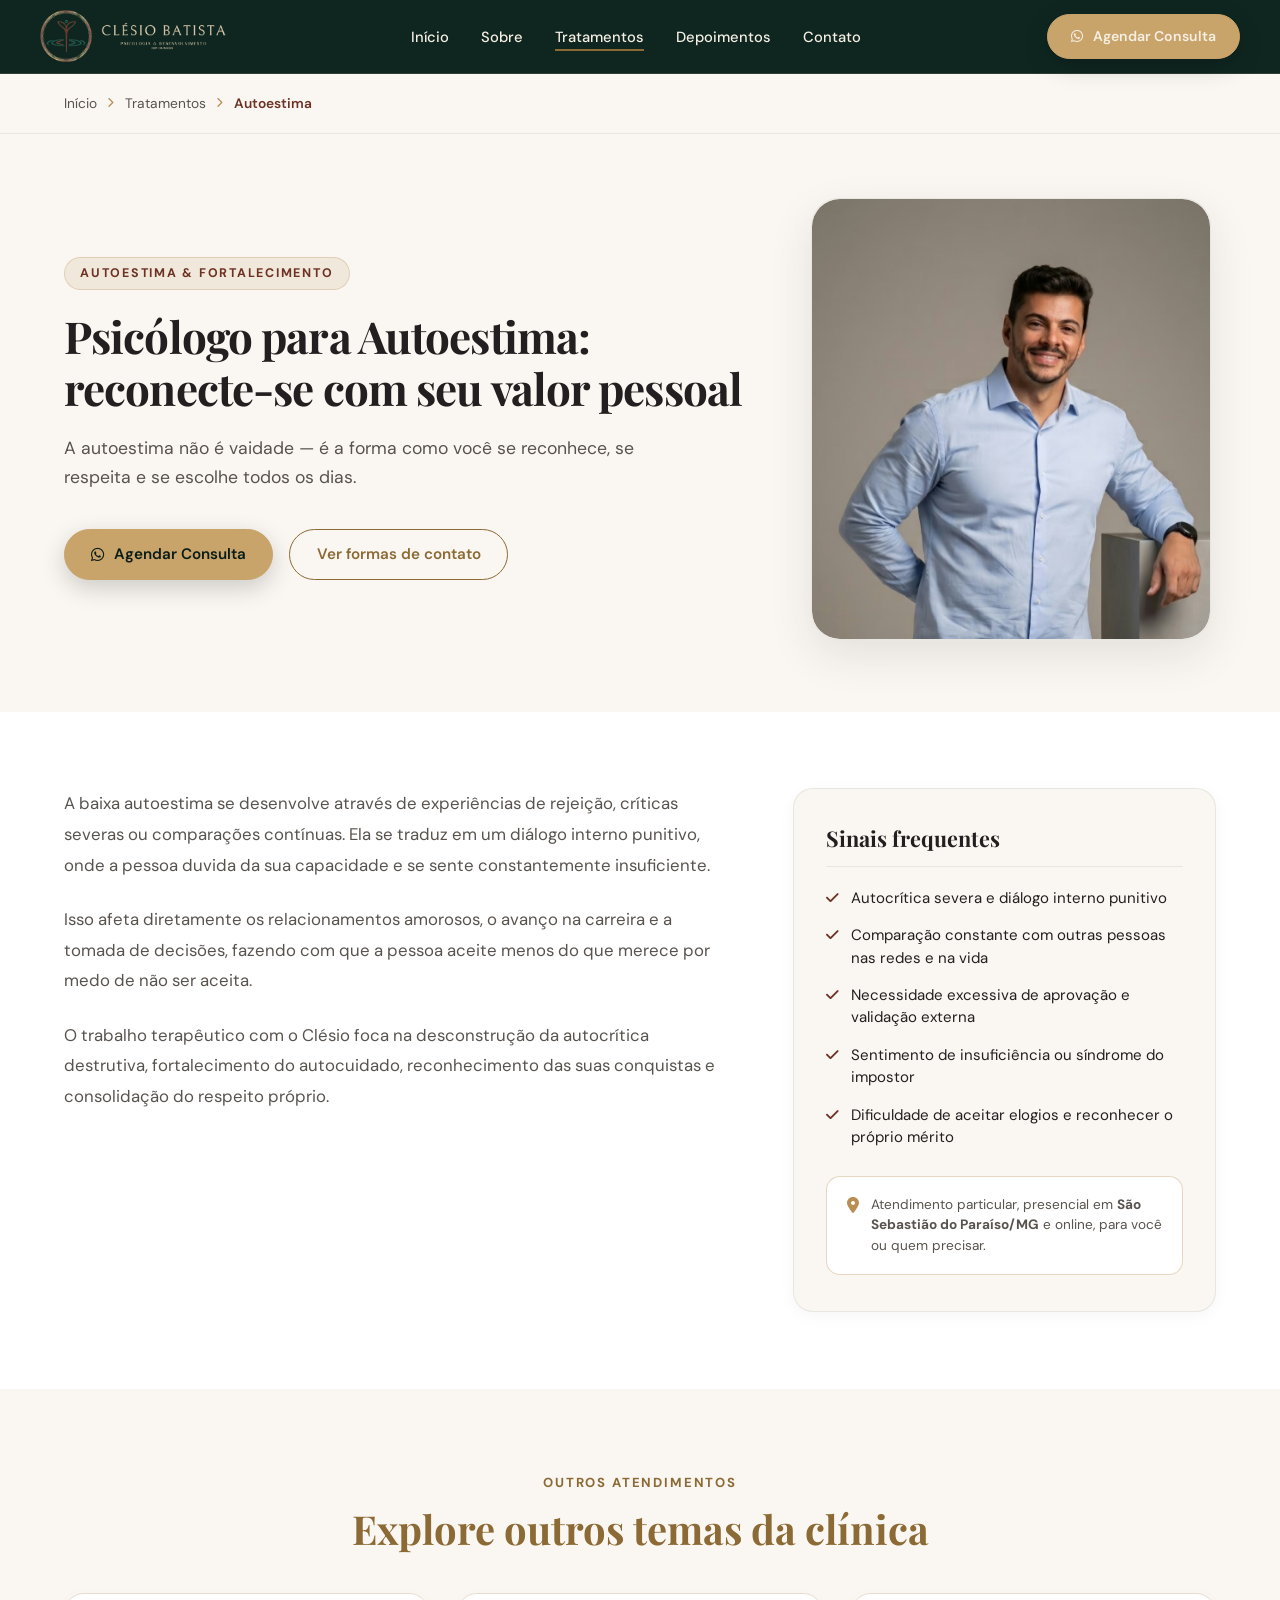
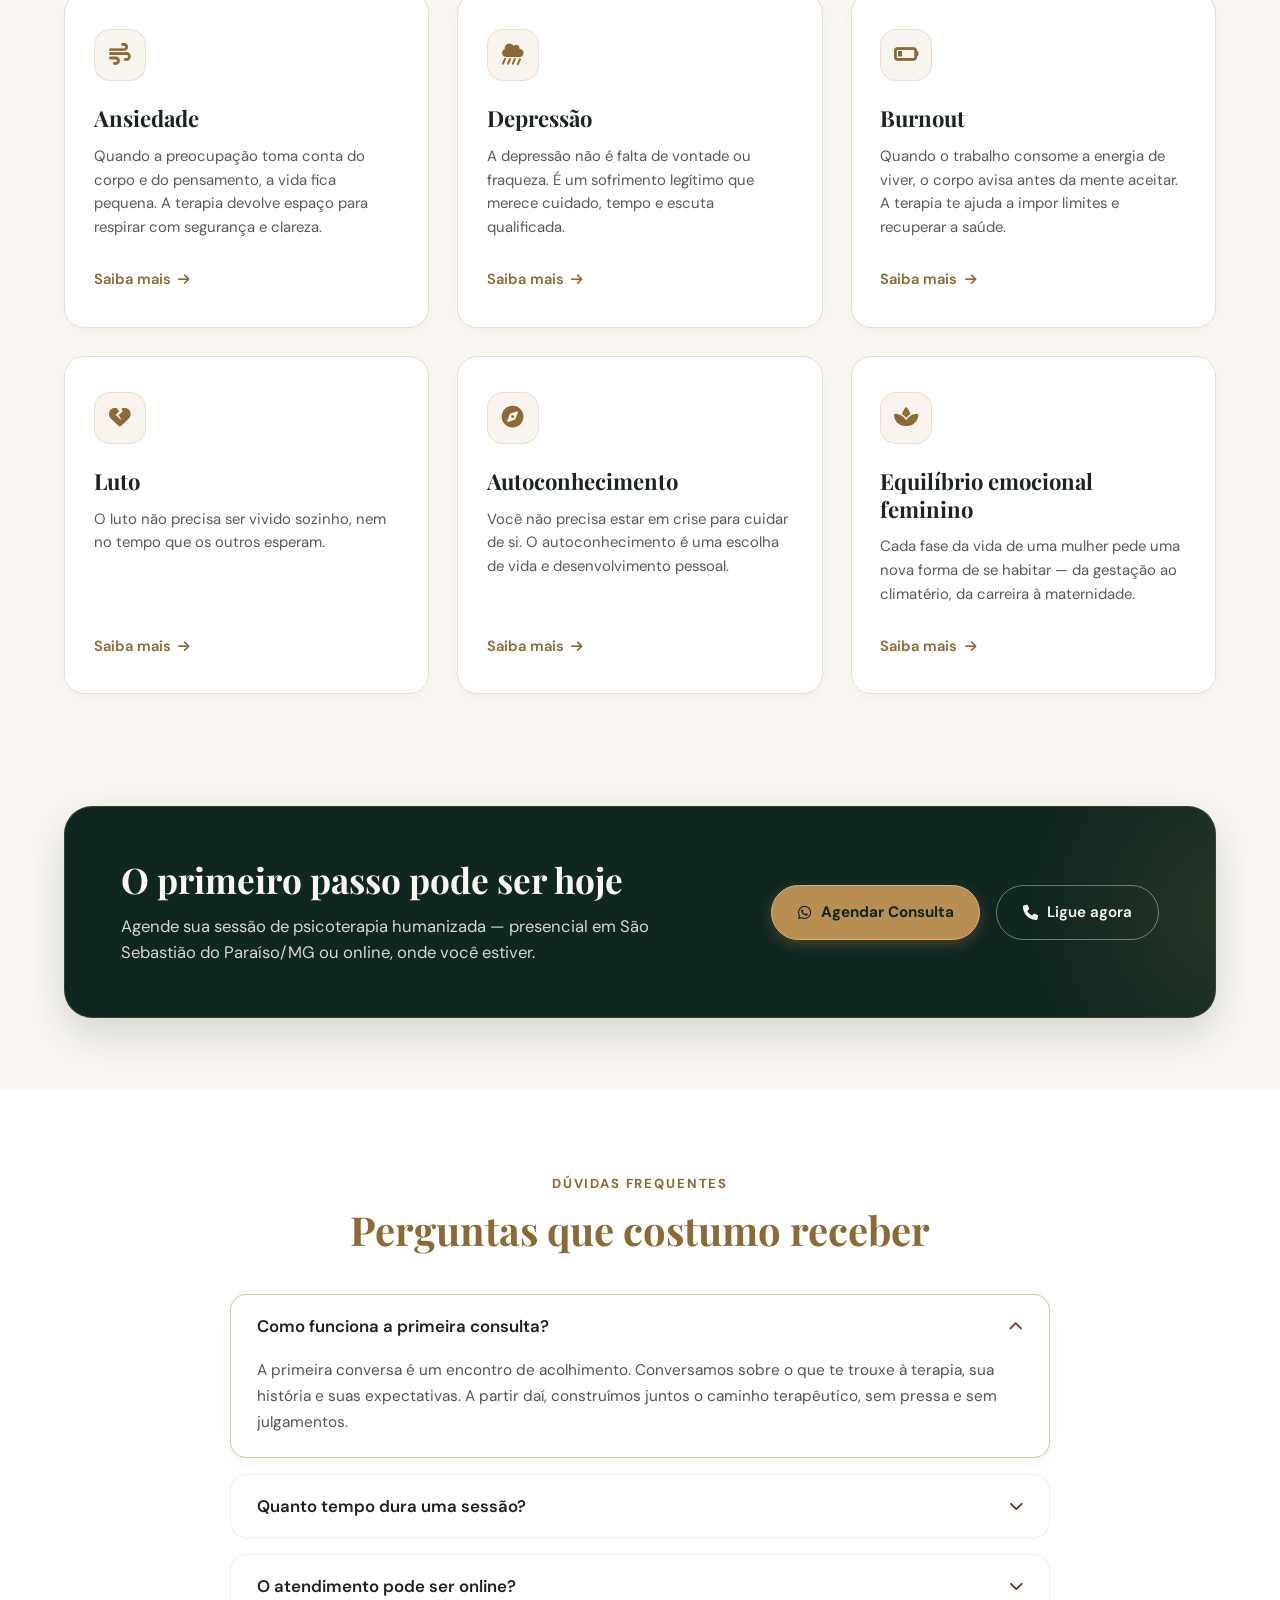
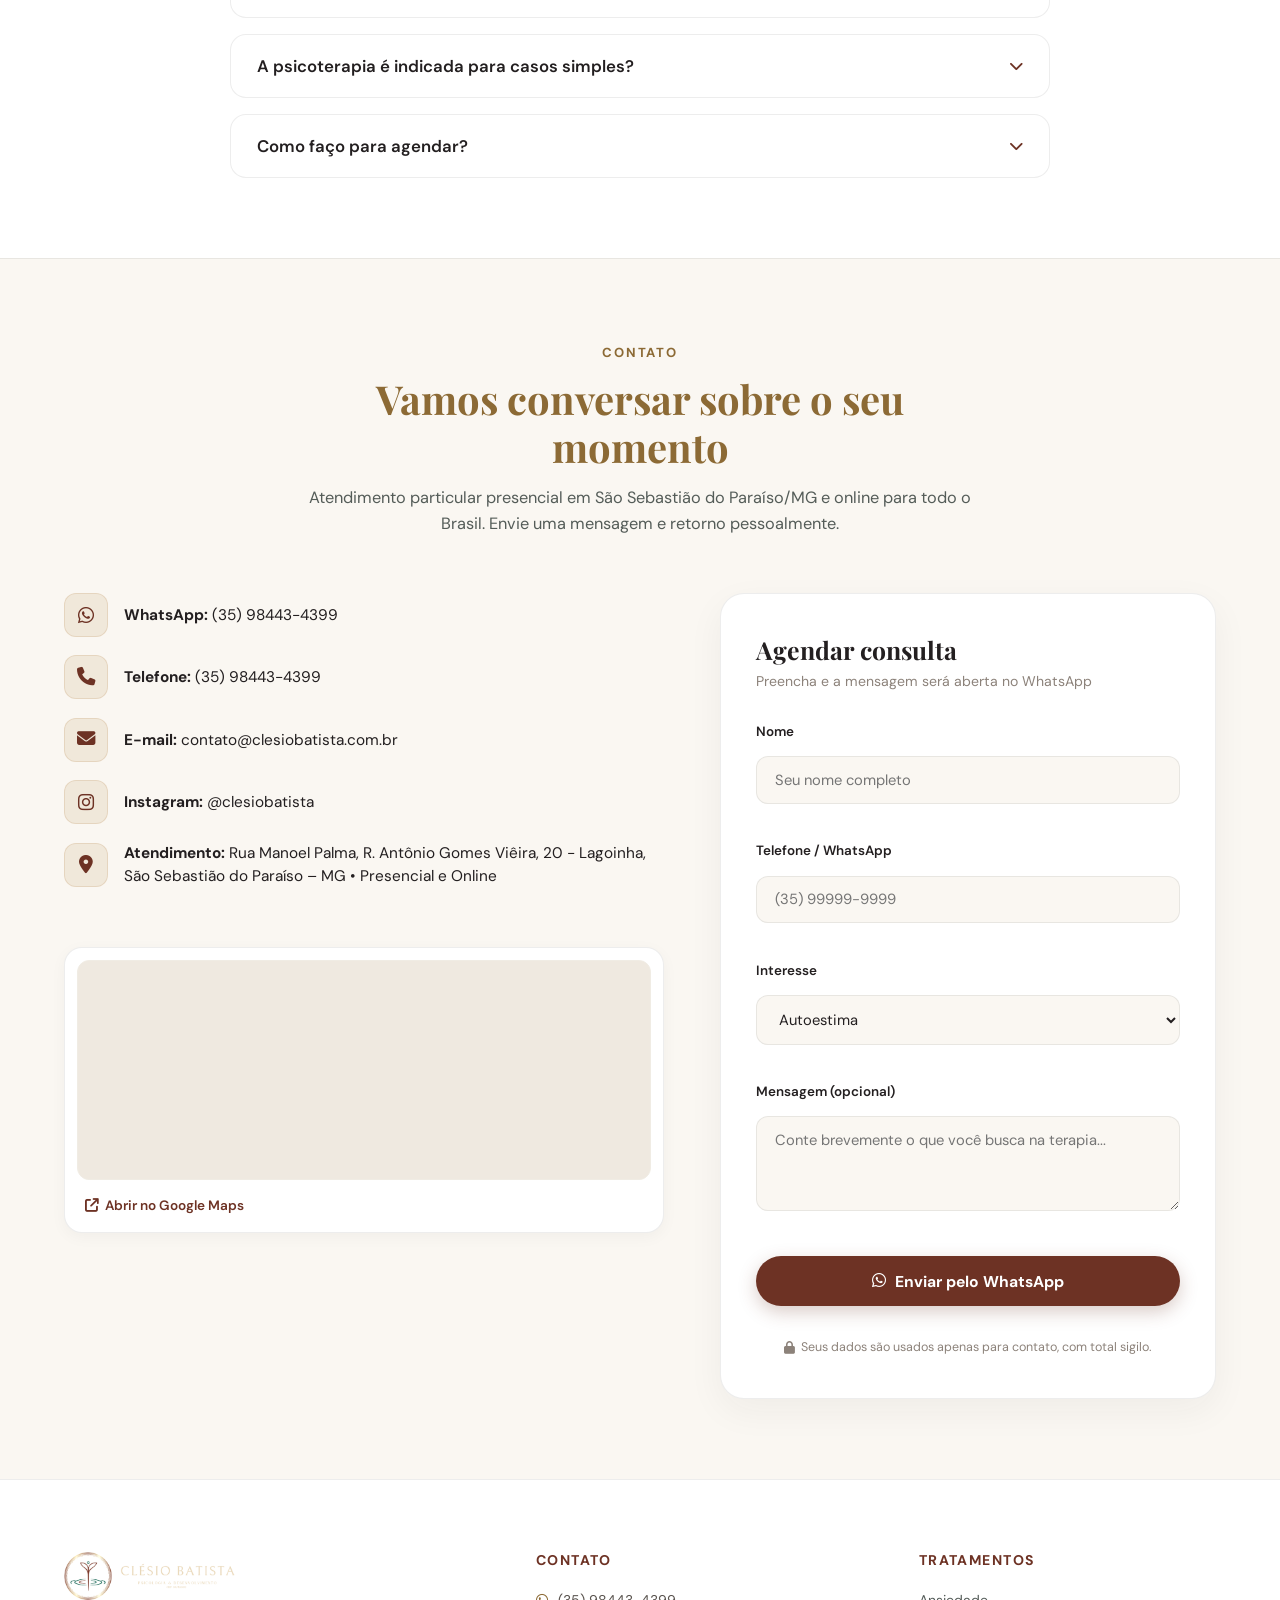
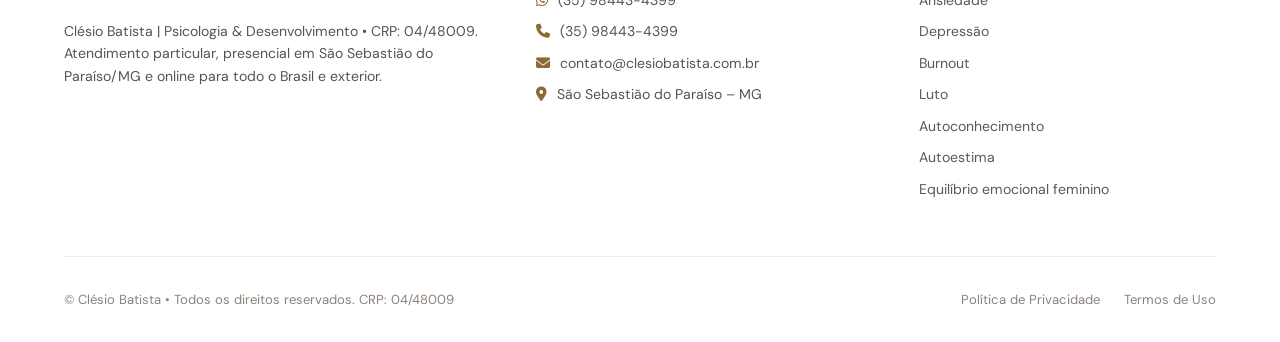
<file: autoestima.html>
<!DOCTYPE html>
<html lang="pt-BR">
<head>
  <!-- Google tag (gtag.js) -->
  <script async src="https://www.googletagmanager.com/gtag/js?id=AW-18509290192"></script>
  <script>
    window.dataLayer = window.dataLayer || [];
    function gtag(){dataLayer.push(arguments);}
    gtag('js', new Date());

    gtag('config', 'AW-18509290192');

    // Evento de conversão para Visualização de Página (AW-18509290192/CkcuCMr7v64dENC19flE)
    gtag('event', 'conversion', {
      'send_to': 'AW-18509290192/CkcuCMr7v64dENC19flE',
      'value': 1.0,
      'currency': 'BRL'
    });
  </script>

  <!-- Google Tag Manager -->
  <script>(function(w,d,s,l,i){w[l]=w[l]||[];w[l].push({'gtm.start':
  new Date().getTime(),event:'gtm.js'});var f=d.getElementsByTagName(s)[0],
  j=d.createElement(s),dl=l!='dataLayer'?'&l='+l:'';j.async=true;j.src=
  'https://www.googletagmanager.com/gtm.js?id='+i+dl;f.parentNode.insertBefore(j,f);
  })(window,document,'script','dataLayer','GTM-KT68LJHF');</script>
  <!-- End Google Tag Manager -->

  <meta charset="UTF-8">
  <meta name="viewport" content="width=device-width, initial-scale=1.0">
  <title>Autoestima | Clésio Batista • Psicologia & Desenvolvimento</title>
  <meta name="description" content="A autoestima não é vaidade — é a forma como você se reconhece, se respeita e se escolhe todos os dias. Atendimento presencial em São Sebastião do Paraíso - MG e online para todo o Brasil e exterior com o psicólogo Clésio Batista (CRP 04/48009).">
  <meta name="author" content="Clésio Batista">
  <meta name="robots" content="index, follow, max-image-preview:large, max-snippet:-1, max-video-preview:-1">
  <meta name="google-site-verification" content="VN3GYIT4__oBTP339KpZtjMbLeRkMuadxFUYRd_H2RI">
  <meta name="msvalidate.01" content="0C95B0DE10591CE65220A8F22CC2A64A">
  <link rel="canonical" href="https://clesiobatista.com.br/autoestima.html">

  <!-- Palavras-chave SEO Estratégicas -->
  <meta name="keywords" content="Autoestima, Psicólogo Autoestima, Clésio Batista, psicólogo São Sebastião do Paraíso, terapia cognitivo comportamental, tratamento Autoestima, atendimento psicológico online, CRP 04/48009">

  <!-- Meta Geo Tags para Busca Local -->
  <meta name="geo.region" content="BR-MG">
  <meta name="geo.placename" content="São Sebastião do Paraíso">
  <meta name="geo.position" content="-20.9197504;-46.9834424">
  <meta name="ICBM" content="-20.9197504, -46.9834424">

  <!-- Open Graph / Redes Sociais & WhatsApp -->
  <meta property="og:locale" content="pt_BR">
  <meta property="og:type" content="article">
  <meta property="og:site_name" content="Clésio Batista | Psicologia & Desenvolvimento">
  <meta property="og:title" content="Autoestima | Clésio Batista • CRP 04/48009">
  <meta property="og:description" content="A autoestima não é vaidade — é a forma como você se reconhece, se respeita e se escolhe todos os dias.">
  <meta property="og:url" content="https://clesiobatista.com.br/autoestima.html">
  <meta property="og:image" content="https://clesiobatista.com.br/assets/images/dr-clesio-azul.png?v=20261008">
  <meta property="og:image:width" content="1200">
  <meta property="og:image:height" content="630">
  <meta property="og:image:alt" content="Clésio Batista - Psicólogo para Autoestima">

  <!-- Twitter Card -->
  <meta name="twitter:card" content="summary_large_image">
  <meta name="twitter:title" content="Autoestima | Clésio Batista • CRP 04/48009">
  <meta name="twitter:description" content="A autoestima não é vaidade — é a forma como você se reconhece, se respeita e se escolhe todos os dias.">
  <meta name="twitter:image" content="https://clesiobatista.com.br/assets/images/dr-clesio-azul.png?v=20261008">

  <!-- Schema.org JSON-LD (MedicalWebPage & Service) -->
  <script type="application/ld+json">
  {
    "@context": "https://schema.org",
    "@type": ["MedicalWebPage", "ItemPage"],
    "@id": "https://clesiobatista.com.br/autoestima.html#webpage",
    "url": "https://clesiobatista.com.br/autoestima.html",
    "name": "Autoestima | Clésio Batista",
    "description": "A autoestima não é vaidade — é a forma como você se reconhece, se respeita e se escolhe todos os dias.",
    "isPartOf": {
      "@type": "WebSite",
      "name": "Clésio Batista | Psicologia & Desenvolvimento",
      "url": "https://clesiobatista.com.br/"
    },
    "mainEntity": {
      "@type": "Service",
      "name": "Atendimento Psicológico para Autoestima",
      "serviceType": "Autoestima",
      "provider": {
        "@type": ["Psychologist", "LocalBusiness"],
        "name": "Clésio Batista - Psicologia & Desenvolvimento",
        "telephone": "+55-35-98443-4399",
        "address": {
          "@type": "PostalAddress",
          "streetAddress": "Rua Manoel Palma, R. Antônio Gomes Viêira, 20 - Lagoinha",
          "addressLocality": "São Sebastião do Paraíso",
          "addressRegion": "MG",
          "postalCode": "37950-000",
          "addressCountry": "BR"
        }
      }
    }
  }
  </script>

  <!-- Favicon Oficial -->
  <link rel="icon" type="image/png" href="assets/images/favicon.png">
  <link rel="apple-touch-icon" href="assets/images/simbolo-clesio.png">

  <!-- Fontes Google (Playfair Display & DM Sans) -->
  <link rel="preconnect" href="https://fonts.googleapis.com">
  <link rel="preconnect" href="https://fonts.gstatic.com" crossorigin>
  <link href="https://fonts.googleapis.com/css2?family=DM+Sans:ital,opsz,wght@0,9..40,400..700;1,9..40,400..700&family=Playfair+Display:ital,wght@0,500;0,600;0,700;1,400;1,500;1,600;1,700&display=swap" rel="stylesheet">

  <!-- Ícones Font Awesome 6 -->
  <link rel="stylesheet" href="https://cdnjs.cloudflare.com/ajax/libs/font-awesome/6.4.2/css/all.min.css">

  <!-- Folhas de Estilos com Cache Busting -->
  <link rel="stylesheet" href="styles.css?v=20261008_03">
  <link rel="stylesheet" href="topic.css?v=20261008_03">
  <link rel="stylesheet" href="theme.css?v=20261103b">

  <!-- Estilo Crítico Estrutural (Garante renderização imediata sem dependência de cache de navegador) -->
  <style>
    [data-reveal] { opacity: 1 !important; transform: none !important; }
    .breadcrumb-list { display: flex !important; list-style: none !important; padding: 0 !important; margin: 0 !important; gap: 0.65rem; }
    .breadcrumb-list li { display: inline-flex !important; list-style: none !important; }
    .topic-hero-grid { display: grid !important; grid-template-columns: 1.25fr 0.75fr !important; gap: 3.5rem !important; align-items: center !important; }
    .topic-hero-image-wrap { max-width: 400px !important; border-radius: 28px !important; overflow: hidden !important; }
    .topic-hero-image-wrap img, .topic-hero-img { width: 100% !important; max-width: 400px !important; height: 440px !important; object-fit: cover !important; object-position: center top !important; border-radius: 28px !important; display: block !important; }
    .topic-main-grid { display: grid !important; grid-template-columns: 1.35fr 0.85fr !important; gap: 3.5rem !important; align-items: start !important; }
    .services-clean-grid { display: grid !important; grid-template-columns: repeat(3, 1fr) !important; gap: 1.75rem !important; }
    .topic-banner-pill-card { display: flex !important; align-items: center !important; justify-content: space-between !important; border-radius: 28px !important; }
    .topic-contact-grid { display: grid !important; grid-template-columns: 1.15fr 0.95fr !important; gap: 3.5rem !important; }
    .topic-footer-grid { display: grid !important; grid-template-columns: 1.4fr 1.1fr 1fr !important; gap: 3.5rem !important; }
    ul.topic-checklist, ul.topic-contact-items-list, ul.topic-footer-links-list { list-style: none !important; padding: 0 !important; }
    @media (max-width: 992px) {
      .topic-hero-grid, .topic-main-grid, .topic-contact-grid, .topic-footer-grid { grid-template-columns: 1fr !important; }
      .services-clean-grid { grid-template-columns: repeat(2, 1fr) !important; }
      .topic-hero-image-wrap img, .topic-hero-img { height: 360px !important; }
      .topic-banner-pill-card { flex-direction: column !important; }
    }
    @media (max-width: 640px) {
      .services-clean-grid { grid-template-columns: 1fr !important; }
    }
  </style>
</head>
<body>
  <!-- Google Tag Manager (noscript) -->
  <noscript><iframe src="https://www.googletagmanager.com/ns.html?id=GTM-KT68LJHF"
  height="0" width="0" style="display:none;visibility:hidden"></iframe></noscript>
  <!-- End Google Tag Manager (noscript) -->

  <!-- ==========================================================================
       HEADER & NAVBAR FIXA (MOCKUP)
       ========================================================================== -->
  <header class="header-navbar">
    <div class="container nav-wrapper">
      <a href="index.html#inicio" class="brand-identity" aria-label="Página Inicial - Clésio Batista">
        <img src="assets/images/logo-horizontal-claro.png?v=20261103" alt="Clésio Batista - Psicologia & Desenvolvimento • CRP 04/48009" class="nav-brand-logo">
      </a>

      <!-- Menu Desktop -->
      <nav>
        <ul class="nav-menu-links" id="navMenu">
          <li><a href="index.html#inicio" class="nav-item-link">Início</a></li>
          <li><a href="index.html#sobre" class="nav-item-link">Sobre</a></li>
          <li><a href="index.html#servicos" class="nav-item-link active">Tratamentos</a></li>
          <li><a href="index.html#depoimentos" class="nav-item-link">Depoimentos</a></li>
          <li><a href="#contato" class="nav-item-link">Contato</a></li>
        </ul>
      </nav>

      <!-- Botão CTA Header -->
      <div class="nav-action-cta">
        <a href="https://wa.me/5535984434399?text=Ol%C3%A1%2C%20Cl%C3%A9sio!%20Gostaria%20de%20mais%20informa%C3%A7%C3%B5es%20sobre%20seus%20atendimentos." target="_blank" rel="noopener noreferrer" class="btn btn-primary btn-sm">
          <i class="fa-brands fa-whatsapp"></i> Agendar Consulta
        </a>
      </div>

      <!-- Toggle Mobile -->
      <button class="mobile-toggle" id="mobileToggle" aria-label="Abrir menu de navegação" aria-expanded="false" aria-controls="navMenu">
        <i class="fa-solid fa-bars"></i>
      </button>
    </div>
  </header>

  <main>
    <!-- ==========================================================================
         BREADCRUMB
         ========================================================================== -->
    <nav class="breadcrumb-container" aria-label="Navegação estrutural">
      <div class="container">
        <ul class="breadcrumb-list">
          <li><a href="index.html">Início</a></li>
          <li class="separator"><i class="fa-solid fa-chevron-right"></i></li>
          <li><a href="index.html#servicos">Tratamentos</a></li>
          <li class="separator"><i class="fa-solid fa-chevron-right"></i></li>
          <li class="current">Autoestima</li>
        </ul>
      </div>
    </nav>

    <!-- ==========================================================================
         TOPIC HERO SECTION (MOCKUP: TAG + H1 + DESC + 2 BOTÕES + FOTO DO PROFISSIONAL)
         ========================================================================== -->
    <section class="topic-hero-section">
      <div class="container topic-hero-grid">
        <div class="topic-hero-content">
          <span class="topic-pill-badge">AUTOESTIMA & FORTALECIMENTO</span>
          <h1 class="topic-hero-title">Psicólogo para Autoestima: reconecte-se com seu valor pessoal</h1>
          <p class="topic-hero-desc">A autoestima não é vaidade — é a forma como você se reconhece, se respeita e se escolhe todos os dias.</p>
          
          <div class="topic-hero-ctas">
            <a href="https://wa.me/5535984434399?text=Ol%C3%A1%2C%20Cl%C3%A9sio!%20Gostaria%20de%20mais%20informa%C3%A7%C3%B5es%20sobre%20seus%20atendimentos." target="_blank" rel="noopener noreferrer" class="btn btn-primary">
              <i class="fa-brands fa-whatsapp"></i> Agendar Consulta
            </a>
            <a href="#contato" class="btn btn-outline">
              Ver formas de contato
            </a>
          </div>
        </div>

        <div class="topic-hero-image-wrap">
          <img src="assets/images/dr-clesio-azul.png?v=20261008" alt="Clésio Batista Psicólogo" class="topic-hero-img">
        </div>
      </div>
    </section>

    <!-- ==========================================================================
         TOPIC MAIN CONTENT & CARD SINAIS FREQUENTES
         ========================================================================== -->
    <section class="topic-main-section">
      <div class="container topic-main-grid">
        
        <!-- PROSE CONTENT (ESQUERDA) -->
        <div class="topic-prose-content">
          <p>A baixa autoestima se desenvolve através de experiências de rejeição, críticas severas ou comparações contínuas. Ela se traduz em um diálogo interno punitivo, onde a pessoa duvida da sua capacidade e se sente constantemente insuficiente.</p>
<p>Isso afeta diretamente os relacionamentos amorosos, o avanço na carreira e a tomada de decisões, fazendo com que a pessoa aceite menos do que merece por medo de não ser aceita.</p>
<p>O trabalho terapêutico com o Clésio foca na desconstrução da autocrítica destrutiva, fortalecimento do autocuidado, reconhecimento das suas conquistas e consolidação do respeito próprio.</p>
        </div>

        <!-- SIDEBAR CARD (DIREITA: SINAIS FREQUENTES) -->
        <aside class="topic-sidebar-card">
          <h3 class="topic-sidebar-title">Sinais frequentes</h3>
          <ul class="topic-checklist">

              <li><i class="fa-solid fa-check"></i> <span>Autocrítica severa e diálogo interno punitivo</span></li>
  

              <li><i class="fa-solid fa-check"></i> <span>Comparação constante com outras pessoas nas redes e na vida</span></li>
  

              <li><i class="fa-solid fa-check"></i> <span>Necessidade excessiva de aprovação e validação externa</span></li>
  

              <li><i class="fa-solid fa-check"></i> <span>Sentimento de insuficiência ou síndrome do impostor</span></li>
  

              <li><i class="fa-solid fa-check"></i> <span>Dificuldade de aceitar elogios e reconhecer o próprio mérito</span></li>
  
          </ul>

          <div class="topic-location-note">
            <i class="fa-solid fa-location-dot"></i>
            <span>Atendimento particular, presencial em <strong>São Sebastião do Paraíso/MG</strong> e online, para você ou quem precisar.</span>
          </div>
        </aside>

      </div>
    </section>

    <!-- ==========================================================================
         EXPLORE OUTROS TEMAS DA CLÍNICA (MOCKUP)
         ========================================================================== -->
    <section class="servicos-section">
      <div class="container">
        <div class="section-header-center">
          <span class="eyebrow">OUTROS ATENDIMENTOS</span>
          <h2 class="section-main-title">Explore outros temas da clínica</h2>
        </div>

        <div class="services-clean-grid">

          <!-- Card: Ansiedade -->
          <a href="ansiedade.html" class="topic-card-item">
            <div>
              <div class="topic-card-icon-circle">
                <i class="fa-solid fa-wind"></i>
              </div>
              <h3 class="topic-card-title">Ansiedade</h3>
              <p class="topic-card-desc">Quando a preocupação toma conta do corpo e do pensamento, a vida fica pequena. A terapia devolve espaço para respirar com segurança e clareza.</p>
            </div>
            <span class="topic-card-link">Saiba mais <i class="fa-solid fa-arrow-right"></i></span>
          </a>
  

          <!-- Card: Depressão -->
          <a href="depressao.html" class="topic-card-item">
            <div>
              <div class="topic-card-icon-circle">
                <i class="fa-solid fa-cloud-showers-heavy"></i>
              </div>
              <h3 class="topic-card-title">Depressão</h3>
              <p class="topic-card-desc">A depressão não é falta de vontade ou fraqueza. É um sofrimento legítimo que merece cuidado, tempo e escuta qualificada.</p>
            </div>
            <span class="topic-card-link">Saiba mais <i class="fa-solid fa-arrow-right"></i></span>
          </a>
  

          <!-- Card: Burnout -->
          <a href="burnout.html" class="topic-card-item">
            <div>
              <div class="topic-card-icon-circle">
                <i class="fa-solid fa-battery-quarter"></i>
              </div>
              <h3 class="topic-card-title">Burnout</h3>
              <p class="topic-card-desc">Quando o trabalho consome a energia de viver, o corpo avisa antes da mente aceitar. A terapia te ajuda a impor limites e recuperar a saúde.</p>
            </div>
            <span class="topic-card-link">Saiba mais <i class="fa-solid fa-arrow-right"></i></span>
          </a>
  

          <!-- Card: Luto -->
          <a href="luto.html" class="topic-card-item">
            <div>
              <div class="topic-card-icon-circle">
                <i class="fa-solid fa-heart-crack"></i>
              </div>
              <h3 class="topic-card-title">Luto</h3>
              <p class="topic-card-desc">O luto não precisa ser vivido sozinho, nem no tempo que os outros esperam.</p>
            </div>
            <span class="topic-card-link">Saiba mais <i class="fa-solid fa-arrow-right"></i></span>
          </a>
  

          <!-- Card: Autoconhecimento -->
          <a href="autoconhecimento.html" class="topic-card-item">
            <div>
              <div class="topic-card-icon-circle">
                <i class="fa-solid fa-compass"></i>
              </div>
              <h3 class="topic-card-title">Autoconhecimento</h3>
              <p class="topic-card-desc">Você não precisa estar em crise para cuidar de si. O autoconhecimento é uma escolha de vida e desenvolvimento pessoal.</p>
            </div>
            <span class="topic-card-link">Saiba mais <i class="fa-solid fa-arrow-right"></i></span>
          </a>
  

          <!-- Card: Equilíbrio emocional feminino -->
          <a href="equilibrio-feminino.html" class="topic-card-item">
            <div>
              <div class="topic-card-icon-circle">
                <i class="fa-solid fa-spa"></i>
              </div>
              <h3 class="topic-card-title">Equilíbrio emocional feminino</h3>
              <p class="topic-card-desc">Cada fase da vida de uma mulher pede uma nova forma de se habitar — da gestação ao climatério, da carreira à maternidade.</p>
            </div>
            <span class="topic-card-link">Saiba mais <i class="fa-solid fa-arrow-right"></i></span>
          </a>
  
        </div>
      </div>
    </section>

    <!-- ==========================================================================
         BANNER DE CONVERSÃO EM PÍLULA (MOCKUP: O PRIMEIRO PASSO PODE SER HOJE)
         ========================================================================== -->
    <section class="topic-banner-section" style="padding: 2rem 0 4.5rem;">
      <div class="container">
        <div class="topic-banner-pill-card">
          <div class="topic-banner-pill-text">
            <h2 class="topic-banner-pill-title">O primeiro passo pode ser hoje</h2>
            <p class="topic-banner-pill-desc">
              Agende sua sessão de psicoterapia humanizada — presencial em São Sebastião do Paraíso/MG ou online, onde você estiver.
            </p>
          </div>
          <div class="topic-banner-pill-actions">
            <a href="https://wa.me/5535984434399?text=Ol%C3%A1%2C%20Cl%C3%A9sio!%20Gostaria%20de%20mais%20informa%C3%A7%C3%B5es%20sobre%20seus%20atendimentos." target="_blank" rel="noopener noreferrer" class="btn-banner-gold">
              <i class="fa-brands fa-whatsapp"></i> Agendar Consulta
            </a>
            <a href="tel:+5535984434399" class="btn-banner-outline">
              <i class="fa-solid fa-phone"></i> Ligue agora
            </a>
          </div>
        </div>
      </div>
    </section>

    <!-- ==========================================================================
         FAQ ACCORDION (MOCKUP: PERGUNTAS QUE COSTUMO RECEBER)
         ========================================================================== -->
    <section class="faq-section">
      <div class="container">
        <div class="section-header-center">
          <span class="eyebrow">DÚVIDAS FREQUENTES</span>
          <h2 class="section-main-title">Perguntas que costumo receber</h2>
        </div>

        <div class="faq-accordion-container">
          <div class="faq-item active">
            <button class="faq-button" type="button">
              <span>Como funciona a primeira consulta?</span>
              <i class="fa-solid fa-chevron-down"></i>
            </button>
            <div class="faq-answer">
              <p>A primeira conversa é um encontro de acolhimento. Conversamos sobre o que te trouxe à terapia, sua história e suas expectativas. A partir daí, construímos juntos o caminho terapêutico, sem pressa e sem julgamentos.</p>
            </div>
          </div>

          <div class="faq-item">
            <button class="faq-button" type="button">
              <span>Quanto tempo dura uma sessão?</span>
              <i class="fa-solid fa-chevron-down"></i>
            </button>
            <div class="faq-answer">
              <p>As sessões individuais de psicoterapia têm duração média de 50 minutos, com frequência semanal ou quinzenal, conforme a avaliação clínica e necessidade de cada pessoa.</p>
            </div>
          </div>

          <div class="faq-item">
            <button class="faq-button" type="button">
              <span>O atendimento pode ser online?</span>
              <i class="fa-solid fa-chevron-down"></i>
            </button>
            <div class="faq-answer">
              <p>Sim! O atendimento online tem a mesma eficácia comprovada do presencial, autorizado pelo CFP, com total sigilo e comodidade para você realizar de onde estiver.</p>
            </div>
          </div>

          <div class="faq-item">
            <button class="faq-button" type="button">
              <span>A psicoterapia é indicada para casos simples?</span>
              <i class="fa-solid fa-chevron-down"></i>
            </button>
            <div class="faq-answer">
              <p>Sim. Você não precisa esperar uma crise profunda para buscar ajuda. A terapia é um espaço de prevenção, autoconhecimento e alívio para qualquer sofrimento ou momento de transição emocional.</p>
            </div>
          </div>

          <div class="faq-item">
            <button class="faq-button" type="button">
              <span>Como faço para agendar?</span>
              <i class="fa-solid fa-chevron-down"></i>
            </button>
            <div class="faq-answer">
              <p>Você pode clicar nos botões de WhatsApp desta página ou preencher o formulário abaixo. Retornarei o contato para combinarmos o melhor dia e horário para você.</p>
            </div>
          </div>
        </div>
      </div>
    </section>

    <!-- ==========================================================================
         SEÇÃO DE CONTATO COMPLETA (MOCKUP: VAMOS CONVERSAR SOBRE O SEU MOMENTO)
         ========================================================================== -->
    <section class="topic-contact-section" id="contato">
      <div class="container">
        <div class="topic-contact-header">
          <span class="eyebrow">CONTATO</span>
          <h2 class="section-main-title">Vamos conversar sobre o seu momento</h2>
          <p class="section-subtitle">
            Atendimento particular presencial em São Sebastião do Paraíso/MG e online para todo o Brasil. Envie uma mensagem e retorno pessoalmente.
          </p>
        </div>

        <div class="topic-contact-grid">
          <!-- Coluna 1: Informações de Contato + Card do Mapa -->
          <div class="topic-contact-info-col">
            <ul class="topic-contact-items-list">
              <li class="topic-contact-item-row">
                <div class="topic-contact-icon-box">
                  <i class="fa-brands fa-whatsapp"></i>
                </div>
                <div>
                  <strong>WhatsApp:</strong> <a href="https://wa.me/5535984434399" target="_blank" rel="noopener noreferrer">(35) 98443-4399</a>
                </div>
              </li>
              <li class="topic-contact-item-row">
                <div class="topic-contact-icon-box">
                  <i class="fa-solid fa-phone"></i>
                </div>
                <div>
                  <strong>Telefone:</strong> <a href="tel:+5535984434399">(35) 98443-4399</a>
                </div>
              </li>
              <li class="topic-contact-item-row">
                <div class="topic-contact-icon-box">
                  <i class="fa-solid fa-envelope"></i>
                </div>
                <div>
                  <strong>E-mail:</strong> <a href="mailto:contato@clesiobatista.com.br">contato@clesiobatista.com.br</a>
                </div>
              </li>
              <li class="topic-contact-item-row">
                <div class="topic-contact-icon-box">
                  <i class="fa-brands fa-instagram"></i>
                </div>
                <div>
                  <strong>Instagram:</strong> <a href="https://instagram.com" target="_blank" rel="noopener noreferrer">@clesiobatista</a>
                </div>
              </li>
              <li class="topic-contact-item-row">
                <div class="topic-contact-icon-box">
                  <i class="fa-solid fa-location-dot"></i>
                </div>
                <div>
                  <strong>Atendimento:</strong> Rua Manoel Palma, R. Antônio Gomes Viêira, 20 - Lagoinha, São Sebastião do Paraíso – MG • Presencial e Online
                </div>
              </li>
            </ul>

            <!-- Prévia do Mapa -->
            <div class="topic-map-preview-card">
              <div class="topic-map-image-frame">
                <iframe src="https://maps.google.com/maps?q=Rua%20Manoel%20Palma%2C%2020%2C%20Lagoinha%2C%20S%C3%A3o%20Sebasti%C3%A3o%20do%20Para%C3%ADso%20-%20MG&t=&z=16&ie=UTF8&iwloc=&output=embed" title="Localização São Sebastião do Paraíso - MG" loading="lazy"></iframe>
              </div>
              <a href="https://www.google.com/maps/place/Psic%C3%B3logo+Cl%C3%A9sio+Pimenta/@-20.9197504,-46.9834424,17z/data=!3m1!4b1!4m6!3m5!1s0x94b7179c0cd8a1a7:0x1cf9488d000985c5!8m2!3d-20.9197504!4d-46.9834424!16s%2Fg%2F11hbfh08fh" target="_blank" rel="noopener noreferrer" class="topic-map-link-btn">
                <i class="fa-solid fa-arrow-up-right-from-square"></i> Abrir no Google Maps
              </a>
            </div>
          </div>

          <!-- Coluna 2: Formulário Interativo de Agendamento -->
          <div class="topic-contact-form-card">
            <h3 class="topic-form-title">Agendar consulta</h3>
            <p class="topic-form-subtitle">Preencha e a mensagem será aberta no WhatsApp</p>

            <form class="topic-whatsapp-form">
              <div class="topic-form-field">
                <label class="topic-form-label" for="formNome">Nome</label>
                <input type="text" id="formNome" name="nome" class="topic-form-input" placeholder="Seu nome completo" required>
              </div>

              <div class="topic-form-field">
                <label class="topic-form-label" for="formTelefone">Telefone / WhatsApp</label>
                <input type="tel" id="formTelefone" name="telefone" class="topic-form-input" placeholder="(35) 99999-9999" required>
              </div>

              <div class="topic-form-field">
                <label class="topic-form-label" for="formInteresse">Interesse</label>
                <select id="formInteresse" name="interesse" class="topic-form-select">

                    <option value="Ansiedade" >Ansiedade</option>
  
                    <option value="Depressão" >Depressão</option>
  
                    <option value="Burnout" >Burnout</option>
  
                    <option value="Luto" >Luto</option>
  
                    <option value="Autoconhecimento" >Autoconhecimento</option>
  
                    <option value="Autoestima" selected>Autoestima</option>
  
                    <option value="Equilíbrio emocional feminino" >Equilíbrio emocional feminino</option>
  
                    <option value="Terapia de Casal" >Terapia de Casal</option>
  
                    <option value="Psicologia Esportiva & eSports" >Psicologia Esportiva & eSports</option>
  
                    <option value="Adequação NR-01 & Corporativo" >Adequação NR-01 & Corporativo</option>
  
                    <option value="Perícias & Assistência Técnica" >Perícias & Assistência Técnica</option>
  
                    <option value="Palestras & Workshops" >Palestras & Workshops</option>
  
                </select>
              </div>

              <div class="topic-form-field">
                <label class="topic-form-label" for="formMensagem">Mensagem (opcional)</label>
                <textarea id="formMensagem" name="mensagem" class="topic-form-textarea" placeholder="Conte brevemente o que você busca na terapia..."></textarea>
              </div>

              <button type="submit" class="btn-whatsapp-submit">
                <i class="fa-brands fa-whatsapp"></i> Enviar pelo WhatsApp
              </button>

              <p class="topic-form-microcopy">
                <i class="fa-solid fa-lock"></i> Seus dados são usados apenas para contato, com total sigilo.
              </p>
            </form>
          </div>
        </div>
      </div>
    </section>

  </main>

  <!-- ==========================================================================
       RODAPÉ LIGHT (MOCKUP: 3 COLUNAS)
       ========================================================================== -->
  <footer class="topic-footer-light">
    <div class="container">
      <div class="topic-footer-grid">
        <!-- Coluna 1: Marca & Registro -->
        <div class="topic-footer-col">
          <div class="topic-footer-brand-header">
            <img src="assets/images/logo-horizontal-claro.png?v=20261103" alt="Clésio Batista" class="topic-footer-logo-img">
          </div>
          <p class="topic-footer-desc">
            Clésio Batista | Psicologia & Desenvolvimento • CRP: 04/48009.<br>
            Atendimento particular, presencial em São Sebastião do Paraíso/MG e online para todo o Brasil e exterior.
          </p>
        </div>

        <!-- Coluna 2: Contato -->
        <div class="topic-footer-col">
          <h4>CONTATO</h4>
          <ul class="topic-footer-links-list">
            <li><i class="fa-brands fa-whatsapp" style="color: var(--primary); margin-right: 0.4rem;"></i> (35) 98443-4399</li>
            <li><i class="fa-solid fa-phone" style="color: var(--primary); margin-right: 0.4rem;"></i> (35) 98443-4399</li>
            <li><i class="fa-solid fa-envelope" style="color: var(--primary); margin-right: 0.4rem;"></i> contato@clesiobatista.com.br</li>
            <li><i class="fa-solid fa-location-dot" style="color: var(--primary); margin-right: 0.4rem;"></i> São Sebastião do Paraíso – MG</li>
          </ul>
        </div>

        <!-- Coluna 3: Tratamentos -->
        <div class="topic-footer-col">
          <h4>TRATAMENTOS</h4>
          <ul class="topic-footer-links-list">
            <li><a href="ansiedade.html">Ansiedade</a></li>
            <li><a href="depressao.html">Depressão</a></li>
            <li><a href="burnout.html">Burnout</a></li>
            <li><a href="luto.html">Luto</a></li>
            <li><a href="autoconhecimento.html">Autoconhecimento</a></li>
            <li><a href="autoestima.html">Autoestima</a></li>
            <li><a href="equilibrio-feminino.html">Equilíbrio emocional feminino</a></li>
          </ul>
        </div>
      </div>

      <!-- Barra Inferior -->
      <div class="topic-footer-bottom-bar">
        <span>© Clésio Batista • Todos os direitos reservados. CRP: 04/48009</span>
        <div style="display: flex; gap: 1.5rem;">
          <a href="#" style="color: inherit;">Política de Privacidade</a>
          <a href="#" style="color: inherit;">Termos de Uso</a>
        </div>
      </div>
    </div>
  </footer>

  <!-- Scripts -->
  <script src="script.js?v=20261008_03"></script>
</body>
</html>
</file>
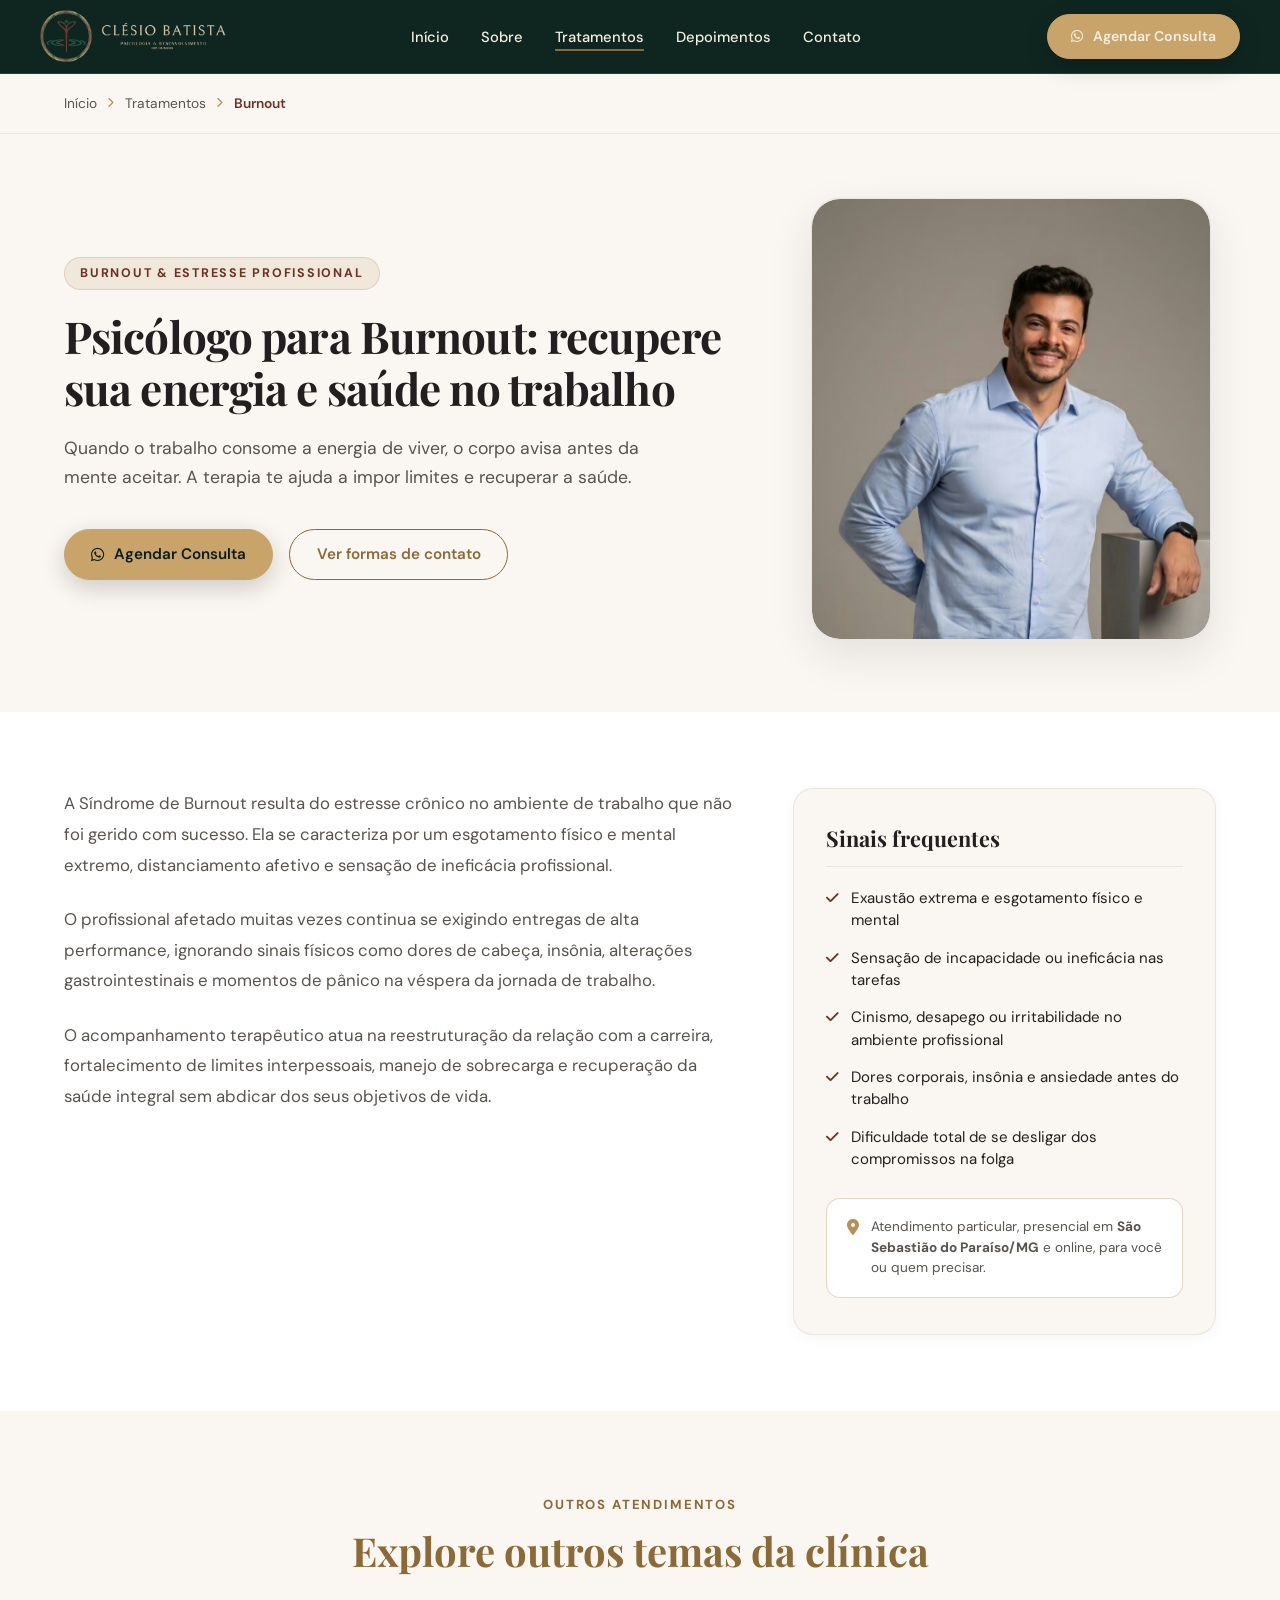
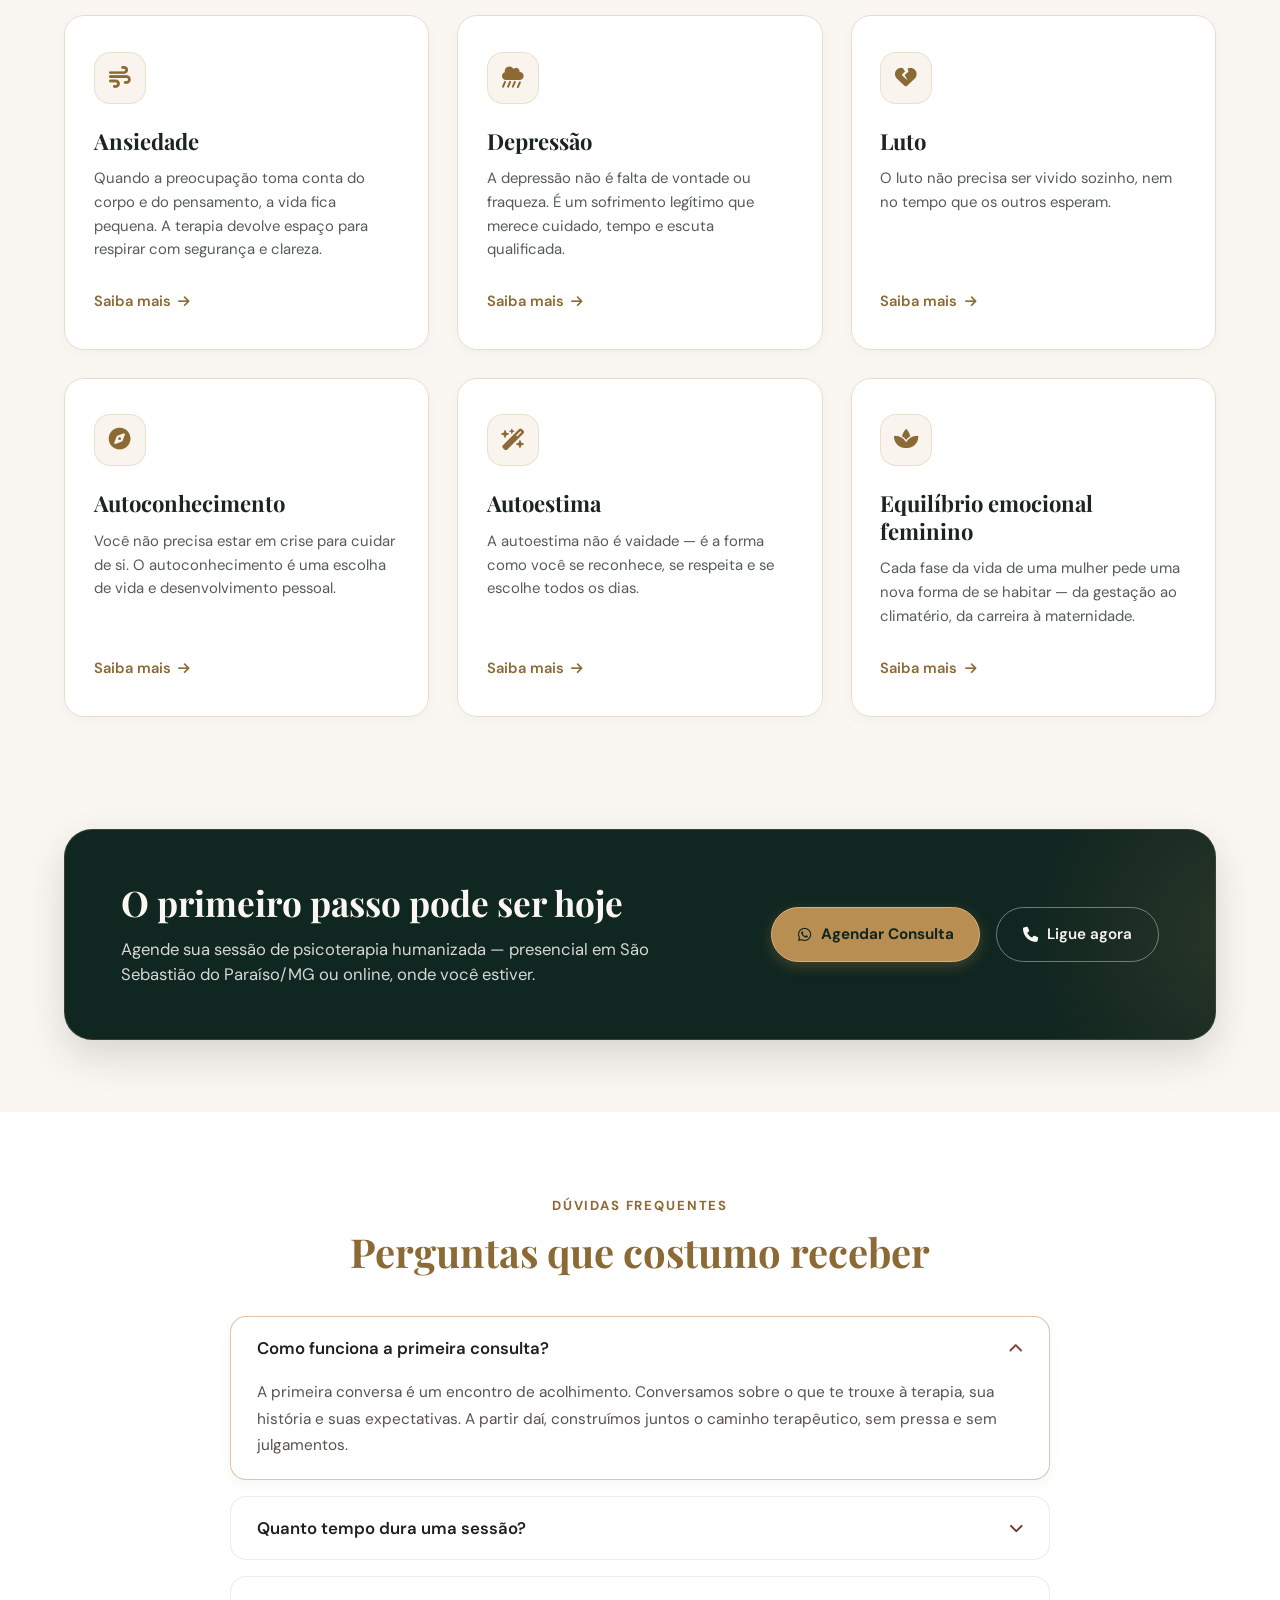
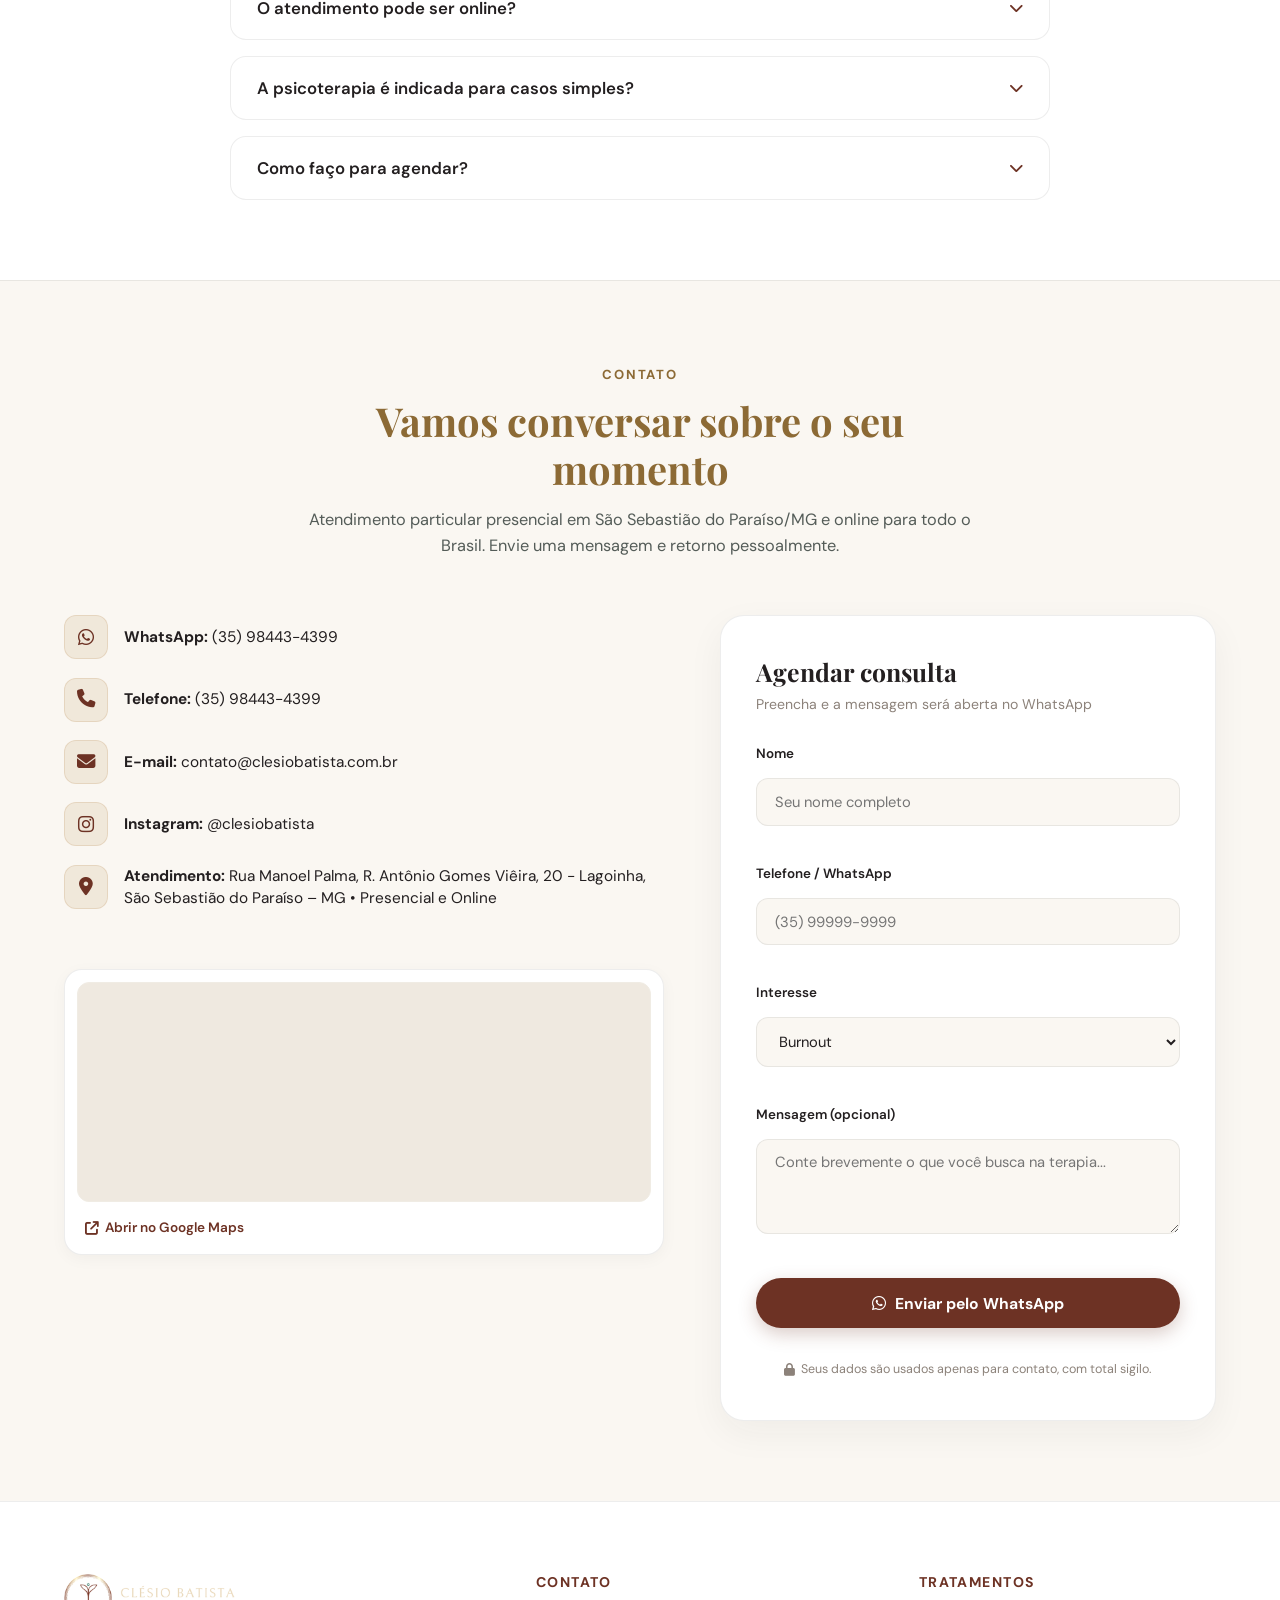
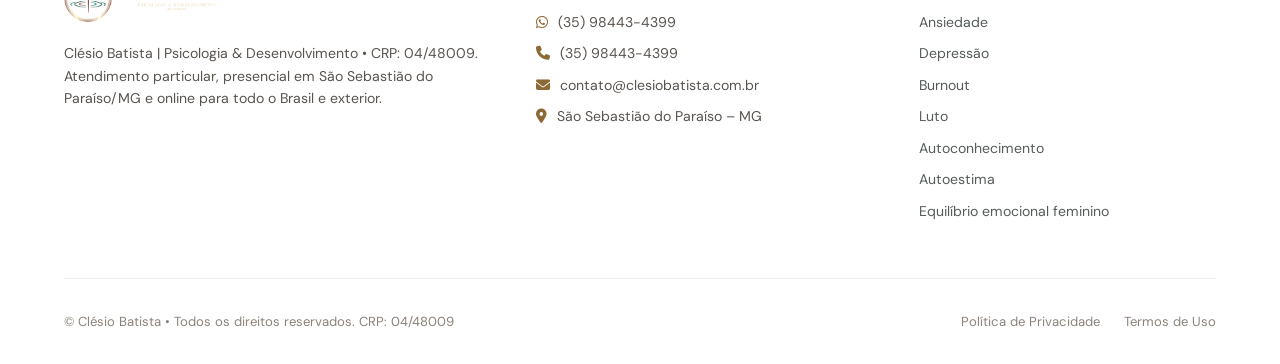
<file: burnout.html>
<!DOCTYPE html>
<html lang="pt-BR">
<head>
  <!-- Google tag (gtag.js) -->
  <script async src="https://www.googletagmanager.com/gtag/js?id=AW-18509290192"></script>
  <script>
    window.dataLayer = window.dataLayer || [];
    function gtag(){dataLayer.push(arguments);}
    gtag('js', new Date());

    gtag('config', 'AW-18509290192');

    // Evento de conversão para Visualização de Página (AW-18509290192/CkcuCMr7v64dENC19flE)
    gtag('event', 'conversion', {
      'send_to': 'AW-18509290192/CkcuCMr7v64dENC19flE',
      'value': 1.0,
      'currency': 'BRL'
    });
  </script>

  <!-- Google Tag Manager -->
  <script>(function(w,d,s,l,i){w[l]=w[l]||[];w[l].push({'gtm.start':
  new Date().getTime(),event:'gtm.js'});var f=d.getElementsByTagName(s)[0],
  j=d.createElement(s),dl=l!='dataLayer'?'&l='+l:'';j.async=true;j.src=
  'https://www.googletagmanager.com/gtm.js?id='+i+dl;f.parentNode.insertBefore(j,f);
  })(window,document,'script','dataLayer','GTM-KT68LJHF');</script>
  <!-- End Google Tag Manager -->

  <meta charset="UTF-8">
  <meta name="viewport" content="width=device-width, initial-scale=1.0">
  <title>Burnout | Clésio Batista • Psicologia & Desenvolvimento</title>
  <meta name="description" content="Quando o trabalho consome a energia de viver, o corpo avisa antes da mente aceitar. A terapia te ajuda a impor limites e recuperar a saúde. Atendimento presencial em São Sebastião do Paraíso - MG e online para todo o Brasil e exterior com o psicólogo Clésio Batista (CRP 04/48009).">
  <meta name="author" content="Clésio Batista">
  <meta name="robots" content="index, follow, max-image-preview:large, max-snippet:-1, max-video-preview:-1">
  <meta name="google-site-verification" content="VN3GYIT4__oBTP339KpZtjMbLeRkMuadxFUYRd_H2RI">
  <meta name="msvalidate.01" content="0C95B0DE10591CE65220A8F22CC2A64A">
  <link rel="canonical" href="https://clesiobatista.com.br/burnout.html">

  <!-- Palavras-chave SEO Estratégicas -->
  <meta name="keywords" content="Burnout, Psicólogo Burnout, Clésio Batista, psicólogo São Sebastião do Paraíso, terapia cognitivo comportamental, tratamento Burnout, atendimento psicológico online, CRP 04/48009">

  <!-- Meta Geo Tags para Busca Local -->
  <meta name="geo.region" content="BR-MG">
  <meta name="geo.placename" content="São Sebastião do Paraíso">
  <meta name="geo.position" content="-20.9197504;-46.9834424">
  <meta name="ICBM" content="-20.9197504, -46.9834424">

  <!-- Open Graph / Redes Sociais & WhatsApp -->
  <meta property="og:locale" content="pt_BR">
  <meta property="og:type" content="article">
  <meta property="og:site_name" content="Clésio Batista | Psicologia & Desenvolvimento">
  <meta property="og:title" content="Burnout | Clésio Batista • CRP 04/48009">
  <meta property="og:description" content="Quando o trabalho consome a energia de viver, o corpo avisa antes da mente aceitar. A terapia te ajuda a impor limites e recuperar a saúde.">
  <meta property="og:url" content="https://clesiobatista.com.br/burnout.html">
  <meta property="og:image" content="https://clesiobatista.com.br/assets/images/dr-clesio-azul.png?v=20261008">
  <meta property="og:image:width" content="1200">
  <meta property="og:image:height" content="630">
  <meta property="og:image:alt" content="Clésio Batista - Psicólogo para Burnout">

  <!-- Twitter Card -->
  <meta name="twitter:card" content="summary_large_image">
  <meta name="twitter:title" content="Burnout | Clésio Batista • CRP 04/48009">
  <meta name="twitter:description" content="Quando o trabalho consome a energia de viver, o corpo avisa antes da mente aceitar. A terapia te ajuda a impor limites e recuperar a saúde.">
  <meta name="twitter:image" content="https://clesiobatista.com.br/assets/images/dr-clesio-azul.png?v=20261008">

  <!-- Schema.org JSON-LD (MedicalWebPage & Service) -->
  <script type="application/ld+json">
  {
    "@context": "https://schema.org",
    "@type": ["MedicalWebPage", "ItemPage"],
    "@id": "https://clesiobatista.com.br/burnout.html#webpage",
    "url": "https://clesiobatista.com.br/burnout.html",
    "name": "Burnout | Clésio Batista",
    "description": "Quando o trabalho consome a energia de viver, o corpo avisa antes da mente aceitar. A terapia te ajuda a impor limites e recuperar a saúde.",
    "isPartOf": {
      "@type": "WebSite",
      "name": "Clésio Batista | Psicologia & Desenvolvimento",
      "url": "https://clesiobatista.com.br/"
    },
    "mainEntity": {
      "@type": "Service",
      "name": "Atendimento Psicológico para Burnout",
      "serviceType": "Burnout",
      "provider": {
        "@type": ["Psychologist", "LocalBusiness"],
        "name": "Clésio Batista - Psicologia & Desenvolvimento",
        "telephone": "+55-35-98443-4399",
        "address": {
          "@type": "PostalAddress",
          "streetAddress": "Rua Manoel Palma, R. Antônio Gomes Viêira, 20 - Lagoinha",
          "addressLocality": "São Sebastião do Paraíso",
          "addressRegion": "MG",
          "postalCode": "37950-000",
          "addressCountry": "BR"
        }
      }
    }
  }
  </script>

  <!-- Favicon Oficial -->
  <link rel="icon" type="image/png" href="assets/images/favicon.png">
  <link rel="apple-touch-icon" href="assets/images/simbolo-clesio.png">

  <!-- Fontes Google (Playfair Display & DM Sans) -->
  <link rel="preconnect" href="https://fonts.googleapis.com">
  <link rel="preconnect" href="https://fonts.gstatic.com" crossorigin>
  <link href="https://fonts.googleapis.com/css2?family=DM+Sans:ital,opsz,wght@0,9..40,400..700;1,9..40,400..700&family=Playfair+Display:ital,wght@0,500;0,600;0,700;1,400;1,500;1,600;1,700&display=swap" rel="stylesheet">

  <!-- Ícones Font Awesome 6 -->
  <link rel="stylesheet" href="https://cdnjs.cloudflare.com/ajax/libs/font-awesome/6.4.2/css/all.min.css">

  <!-- Folhas de Estilos com Cache Busting -->
  <link rel="stylesheet" href="styles.css?v=20261008_03">
  <link rel="stylesheet" href="topic.css?v=20261008_03">
  <link rel="stylesheet" href="theme.css?v=20261103b">

  <!-- Estilo Crítico Estrutural (Garante renderização imediata sem dependência de cache de navegador) -->
  <style>
    [data-reveal] { opacity: 1 !important; transform: none !important; }
    .breadcrumb-list { display: flex !important; list-style: none !important; padding: 0 !important; margin: 0 !important; gap: 0.65rem; }
    .breadcrumb-list li { display: inline-flex !important; list-style: none !important; }
    .topic-hero-grid { display: grid !important; grid-template-columns: 1.25fr 0.75fr !important; gap: 3.5rem !important; align-items: center !important; }
    .topic-hero-image-wrap { max-width: 400px !important; border-radius: 28px !important; overflow: hidden !important; }
    .topic-hero-image-wrap img, .topic-hero-img { width: 100% !important; max-width: 400px !important; height: 440px !important; object-fit: cover !important; object-position: center top !important; border-radius: 28px !important; display: block !important; }
    .topic-main-grid { display: grid !important; grid-template-columns: 1.35fr 0.85fr !important; gap: 3.5rem !important; align-items: start !important; }
    .services-clean-grid { display: grid !important; grid-template-columns: repeat(3, 1fr) !important; gap: 1.75rem !important; }
    .topic-banner-pill-card { display: flex !important; align-items: center !important; justify-content: space-between !important; border-radius: 28px !important; }
    .topic-contact-grid { display: grid !important; grid-template-columns: 1.15fr 0.95fr !important; gap: 3.5rem !important; }
    .topic-footer-grid { display: grid !important; grid-template-columns: 1.4fr 1.1fr 1fr !important; gap: 3.5rem !important; }
    ul.topic-checklist, ul.topic-contact-items-list, ul.topic-footer-links-list { list-style: none !important; padding: 0 !important; }
    @media (max-width: 992px) {
      .topic-hero-grid, .topic-main-grid, .topic-contact-grid, .topic-footer-grid { grid-template-columns: 1fr !important; }
      .services-clean-grid { grid-template-columns: repeat(2, 1fr) !important; }
      .topic-hero-image-wrap img, .topic-hero-img { height: 360px !important; }
      .topic-banner-pill-card { flex-direction: column !important; }
    }
    @media (max-width: 640px) {
      .services-clean-grid { grid-template-columns: 1fr !important; }
    }
  </style>
</head>
<body>
  <!-- Google Tag Manager (noscript) -->
  <noscript><iframe src="https://www.googletagmanager.com/ns.html?id=GTM-KT68LJHF"
  height="0" width="0" style="display:none;visibility:hidden"></iframe></noscript>
  <!-- End Google Tag Manager (noscript) -->

  <!-- ==========================================================================
       HEADER & NAVBAR FIXA (MOCKUP)
       ========================================================================== -->
  <header class="header-navbar">
    <div class="container nav-wrapper">
      <a href="index.html#inicio" class="brand-identity" aria-label="Página Inicial - Clésio Batista">
        <img src="assets/images/logo-horizontal-claro.png?v=20261103" alt="Clésio Batista - Psicologia & Desenvolvimento • CRP 04/48009" class="nav-brand-logo">
      </a>

      <!-- Menu Desktop -->
      <nav>
        <ul class="nav-menu-links" id="navMenu">
          <li><a href="index.html#inicio" class="nav-item-link">Início</a></li>
          <li><a href="index.html#sobre" class="nav-item-link">Sobre</a></li>
          <li><a href="index.html#servicos" class="nav-item-link active">Tratamentos</a></li>
          <li><a href="index.html#depoimentos" class="nav-item-link">Depoimentos</a></li>
          <li><a href="#contato" class="nav-item-link">Contato</a></li>
        </ul>
      </nav>

      <!-- Botão CTA Header -->
      <div class="nav-action-cta">
        <a href="https://wa.me/5535984434399?text=Ol%C3%A1%2C%20Cl%C3%A9sio!%20Gostaria%20de%20mais%20informa%C3%A7%C3%B5es%20sobre%20seus%20atendimentos." target="_blank" rel="noopener noreferrer" class="btn btn-primary btn-sm">
          <i class="fa-brands fa-whatsapp"></i> Agendar Consulta
        </a>
      </div>

      <!-- Toggle Mobile -->
      <button class="mobile-toggle" id="mobileToggle" aria-label="Abrir menu de navegação" aria-expanded="false" aria-controls="navMenu">
        <i class="fa-solid fa-bars"></i>
      </button>
    </div>
  </header>

  <main>
    <!-- ==========================================================================
         BREADCRUMB
         ========================================================================== -->
    <nav class="breadcrumb-container" aria-label="Navegação estrutural">
      <div class="container">
        <ul class="breadcrumb-list">
          <li><a href="index.html">Início</a></li>
          <li class="separator"><i class="fa-solid fa-chevron-right"></i></li>
          <li><a href="index.html#servicos">Tratamentos</a></li>
          <li class="separator"><i class="fa-solid fa-chevron-right"></i></li>
          <li class="current">Burnout</li>
        </ul>
      </div>
    </nav>

    <!-- ==========================================================================
         TOPIC HERO SECTION (MOCKUP: TAG + H1 + DESC + 2 BOTÕES + FOTO DO PROFISSIONAL)
         ========================================================================== -->
    <section class="topic-hero-section">
      <div class="container topic-hero-grid">
        <div class="topic-hero-content">
          <span class="topic-pill-badge">BURNOUT & ESTRESSE PROFISSIONAL</span>
          <h1 class="topic-hero-title">Psicólogo para Burnout: recupere sua energia e saúde no trabalho</h1>
          <p class="topic-hero-desc">Quando o trabalho consome a energia de viver, o corpo avisa antes da mente aceitar. A terapia te ajuda a impor limites e recuperar a saúde.</p>
          
          <div class="topic-hero-ctas">
            <a href="https://wa.me/5535984434399?text=Ol%C3%A1%2C%20Cl%C3%A9sio!%20Gostaria%20de%20mais%20informa%C3%A7%C3%B5es%20sobre%20seus%20atendimentos." target="_blank" rel="noopener noreferrer" class="btn btn-primary">
              <i class="fa-brands fa-whatsapp"></i> Agendar Consulta
            </a>
            <a href="#contato" class="btn btn-outline">
              Ver formas de contato
            </a>
          </div>
        </div>

        <div class="topic-hero-image-wrap">
          <img src="assets/images/dr-clesio-azul.png?v=20261008" alt="Clésio Batista Psicólogo" class="topic-hero-img">
        </div>
      </div>
    </section>

    <!-- ==========================================================================
         TOPIC MAIN CONTENT & CARD SINAIS FREQUENTES
         ========================================================================== -->
    <section class="topic-main-section">
      <div class="container topic-main-grid">
        
        <!-- PROSE CONTENT (ESQUERDA) -->
        <div class="topic-prose-content">
          <p>A Síndrome de Burnout resulta do estresse crônico no ambiente de trabalho que não foi gerido com sucesso. Ela se caracteriza por um esgotamento físico e mental extremo, distanciamento afetivo e sensação de ineficácia profissional.</p>
<p>O profissional afetado muitas vezes continua se exigindo entregas de alta performance, ignorando sinais físicos como dores de cabeça, insônia, alterações gastrointestinais e momentos de pânico na véspera da jornada de trabalho.</p>
<p>O acompanhamento terapêutico atua na reestruturação da relação com a carreira, fortalecimento de limites interpessoais, manejo de sobrecarga e recuperação da saúde integral sem abdicar dos seus objetivos de vida.</p>
        </div>

        <!-- SIDEBAR CARD (DIREITA: SINAIS FREQUENTES) -->
        <aside class="topic-sidebar-card">
          <h3 class="topic-sidebar-title">Sinais frequentes</h3>
          <ul class="topic-checklist">

              <li><i class="fa-solid fa-check"></i> <span>Exaustão extrema e esgotamento físico e mental</span></li>
  

              <li><i class="fa-solid fa-check"></i> <span>Sensação de incapacidade ou ineficácia nas tarefas</span></li>
  

              <li><i class="fa-solid fa-check"></i> <span>Cinismo, desapego ou irritabilidade no ambiente profissional</span></li>
  

              <li><i class="fa-solid fa-check"></i> <span>Dores corporais, insônia e ansiedade antes do trabalho</span></li>
  

              <li><i class="fa-solid fa-check"></i> <span>Dificuldade total de se desligar dos compromissos na folga</span></li>
  
          </ul>

          <div class="topic-location-note">
            <i class="fa-solid fa-location-dot"></i>
            <span>Atendimento particular, presencial em <strong>São Sebastião do Paraíso/MG</strong> e online, para você ou quem precisar.</span>
          </div>
        </aside>

      </div>
    </section>

    <!-- ==========================================================================
         EXPLORE OUTROS TEMAS DA CLÍNICA (MOCKUP)
         ========================================================================== -->
    <section class="servicos-section">
      <div class="container">
        <div class="section-header-center">
          <span class="eyebrow">OUTROS ATENDIMENTOS</span>
          <h2 class="section-main-title">Explore outros temas da clínica</h2>
        </div>

        <div class="services-clean-grid">

          <!-- Card: Ansiedade -->
          <a href="ansiedade.html" class="topic-card-item">
            <div>
              <div class="topic-card-icon-circle">
                <i class="fa-solid fa-wind"></i>
              </div>
              <h3 class="topic-card-title">Ansiedade</h3>
              <p class="topic-card-desc">Quando a preocupação toma conta do corpo e do pensamento, a vida fica pequena. A terapia devolve espaço para respirar com segurança e clareza.</p>
            </div>
            <span class="topic-card-link">Saiba mais <i class="fa-solid fa-arrow-right"></i></span>
          </a>
  

          <!-- Card: Depressão -->
          <a href="depressao.html" class="topic-card-item">
            <div>
              <div class="topic-card-icon-circle">
                <i class="fa-solid fa-cloud-showers-heavy"></i>
              </div>
              <h3 class="topic-card-title">Depressão</h3>
              <p class="topic-card-desc">A depressão não é falta de vontade ou fraqueza. É um sofrimento legítimo que merece cuidado, tempo e escuta qualificada.</p>
            </div>
            <span class="topic-card-link">Saiba mais <i class="fa-solid fa-arrow-right"></i></span>
          </a>
  

          <!-- Card: Luto -->
          <a href="luto.html" class="topic-card-item">
            <div>
              <div class="topic-card-icon-circle">
                <i class="fa-solid fa-heart-crack"></i>
              </div>
              <h3 class="topic-card-title">Luto</h3>
              <p class="topic-card-desc">O luto não precisa ser vivido sozinho, nem no tempo que os outros esperam.</p>
            </div>
            <span class="topic-card-link">Saiba mais <i class="fa-solid fa-arrow-right"></i></span>
          </a>
  

          <!-- Card: Autoconhecimento -->
          <a href="autoconhecimento.html" class="topic-card-item">
            <div>
              <div class="topic-card-icon-circle">
                <i class="fa-solid fa-compass"></i>
              </div>
              <h3 class="topic-card-title">Autoconhecimento</h3>
              <p class="topic-card-desc">Você não precisa estar em crise para cuidar de si. O autoconhecimento é uma escolha de vida e desenvolvimento pessoal.</p>
            </div>
            <span class="topic-card-link">Saiba mais <i class="fa-solid fa-arrow-right"></i></span>
          </a>
  

          <!-- Card: Autoestima -->
          <a href="autoestima.html" class="topic-card-item">
            <div>
              <div class="topic-card-icon-circle">
                <i class="fa-solid fa-wand-magic-sparkles"></i>
              </div>
              <h3 class="topic-card-title">Autoestima</h3>
              <p class="topic-card-desc">A autoestima não é vaidade — é a forma como você se reconhece, se respeita e se escolhe todos os dias.</p>
            </div>
            <span class="topic-card-link">Saiba mais <i class="fa-solid fa-arrow-right"></i></span>
          </a>
  

          <!-- Card: Equilíbrio emocional feminino -->
          <a href="equilibrio-feminino.html" class="topic-card-item">
            <div>
              <div class="topic-card-icon-circle">
                <i class="fa-solid fa-spa"></i>
              </div>
              <h3 class="topic-card-title">Equilíbrio emocional feminino</h3>
              <p class="topic-card-desc">Cada fase da vida de uma mulher pede uma nova forma de se habitar — da gestação ao climatério, da carreira à maternidade.</p>
            </div>
            <span class="topic-card-link">Saiba mais <i class="fa-solid fa-arrow-right"></i></span>
          </a>
  
        </div>
      </div>
    </section>

    <!-- ==========================================================================
         BANNER DE CONVERSÃO EM PÍLULA (MOCKUP: O PRIMEIRO PASSO PODE SER HOJE)
         ========================================================================== -->
    <section class="topic-banner-section" style="padding: 2rem 0 4.5rem;">
      <div class="container">
        <div class="topic-banner-pill-card">
          <div class="topic-banner-pill-text">
            <h2 class="topic-banner-pill-title">O primeiro passo pode ser hoje</h2>
            <p class="topic-banner-pill-desc">
              Agende sua sessão de psicoterapia humanizada — presencial em São Sebastião do Paraíso/MG ou online, onde você estiver.
            </p>
          </div>
          <div class="topic-banner-pill-actions">
            <a href="https://wa.me/5535984434399?text=Ol%C3%A1%2C%20Cl%C3%A9sio!%20Gostaria%20de%20mais%20informa%C3%A7%C3%B5es%20sobre%20seus%20atendimentos." target="_blank" rel="noopener noreferrer" class="btn-banner-gold">
              <i class="fa-brands fa-whatsapp"></i> Agendar Consulta
            </a>
            <a href="tel:+5535984434399" class="btn-banner-outline">
              <i class="fa-solid fa-phone"></i> Ligue agora
            </a>
          </div>
        </div>
      </div>
    </section>

    <!-- ==========================================================================
         FAQ ACCORDION (MOCKUP: PERGUNTAS QUE COSTUMO RECEBER)
         ========================================================================== -->
    <section class="faq-section">
      <div class="container">
        <div class="section-header-center">
          <span class="eyebrow">DÚVIDAS FREQUENTES</span>
          <h2 class="section-main-title">Perguntas que costumo receber</h2>
        </div>

        <div class="faq-accordion-container">
          <div class="faq-item active">
            <button class="faq-button" type="button">
              <span>Como funciona a primeira consulta?</span>
              <i class="fa-solid fa-chevron-down"></i>
            </button>
            <div class="faq-answer">
              <p>A primeira conversa é um encontro de acolhimento. Conversamos sobre o que te trouxe à terapia, sua história e suas expectativas. A partir daí, construímos juntos o caminho terapêutico, sem pressa e sem julgamentos.</p>
            </div>
          </div>

          <div class="faq-item">
            <button class="faq-button" type="button">
              <span>Quanto tempo dura uma sessão?</span>
              <i class="fa-solid fa-chevron-down"></i>
            </button>
            <div class="faq-answer">
              <p>As sessões individuais de psicoterapia têm duração média de 50 minutos, com frequência semanal ou quinzenal, conforme a avaliação clínica e necessidade de cada pessoa.</p>
            </div>
          </div>

          <div class="faq-item">
            <button class="faq-button" type="button">
              <span>O atendimento pode ser online?</span>
              <i class="fa-solid fa-chevron-down"></i>
            </button>
            <div class="faq-answer">
              <p>Sim! O atendimento online tem a mesma eficácia comprovada do presencial, autorizado pelo CFP, com total sigilo e comodidade para você realizar de onde estiver.</p>
            </div>
          </div>

          <div class="faq-item">
            <button class="faq-button" type="button">
              <span>A psicoterapia é indicada para casos simples?</span>
              <i class="fa-solid fa-chevron-down"></i>
            </button>
            <div class="faq-answer">
              <p>Sim. Você não precisa esperar uma crise profunda para buscar ajuda. A terapia é um espaço de prevenção, autoconhecimento e alívio para qualquer sofrimento ou momento de transição emocional.</p>
            </div>
          </div>

          <div class="faq-item">
            <button class="faq-button" type="button">
              <span>Como faço para agendar?</span>
              <i class="fa-solid fa-chevron-down"></i>
            </button>
            <div class="faq-answer">
              <p>Você pode clicar nos botões de WhatsApp desta página ou preencher o formulário abaixo. Retornarei o contato para combinarmos o melhor dia e horário para você.</p>
            </div>
          </div>
        </div>
      </div>
    </section>

    <!-- ==========================================================================
         SEÇÃO DE CONTATO COMPLETA (MOCKUP: VAMOS CONVERSAR SOBRE O SEU MOMENTO)
         ========================================================================== -->
    <section class="topic-contact-section" id="contato">
      <div class="container">
        <div class="topic-contact-header">
          <span class="eyebrow">CONTATO</span>
          <h2 class="section-main-title">Vamos conversar sobre o seu momento</h2>
          <p class="section-subtitle">
            Atendimento particular presencial em São Sebastião do Paraíso/MG e online para todo o Brasil. Envie uma mensagem e retorno pessoalmente.
          </p>
        </div>

        <div class="topic-contact-grid">
          <!-- Coluna 1: Informações de Contato + Card do Mapa -->
          <div class="topic-contact-info-col">
            <ul class="topic-contact-items-list">
              <li class="topic-contact-item-row">
                <div class="topic-contact-icon-box">
                  <i class="fa-brands fa-whatsapp"></i>
                </div>
                <div>
                  <strong>WhatsApp:</strong> <a href="https://wa.me/5535984434399" target="_blank" rel="noopener noreferrer">(35) 98443-4399</a>
                </div>
              </li>
              <li class="topic-contact-item-row">
                <div class="topic-contact-icon-box">
                  <i class="fa-solid fa-phone"></i>
                </div>
                <div>
                  <strong>Telefone:</strong> <a href="tel:+5535984434399">(35) 98443-4399</a>
                </div>
              </li>
              <li class="topic-contact-item-row">
                <div class="topic-contact-icon-box">
                  <i class="fa-solid fa-envelope"></i>
                </div>
                <div>
                  <strong>E-mail:</strong> <a href="mailto:contato@clesiobatista.com.br">contato@clesiobatista.com.br</a>
                </div>
              </li>
              <li class="topic-contact-item-row">
                <div class="topic-contact-icon-box">
                  <i class="fa-brands fa-instagram"></i>
                </div>
                <div>
                  <strong>Instagram:</strong> <a href="https://instagram.com" target="_blank" rel="noopener noreferrer">@clesiobatista</a>
                </div>
              </li>
              <li class="topic-contact-item-row">
                <div class="topic-contact-icon-box">
                  <i class="fa-solid fa-location-dot"></i>
                </div>
                <div>
                  <strong>Atendimento:</strong> Rua Manoel Palma, R. Antônio Gomes Viêira, 20 - Lagoinha, São Sebastião do Paraíso – MG • Presencial e Online
                </div>
              </li>
            </ul>

            <!-- Prévia do Mapa -->
            <div class="topic-map-preview-card">
              <div class="topic-map-image-frame">
                <iframe src="https://maps.google.com/maps?q=Rua%20Manoel%20Palma%2C%2020%2C%20Lagoinha%2C%20S%C3%A3o%20Sebasti%C3%A3o%20do%20Para%C3%ADso%20-%20MG&t=&z=16&ie=UTF8&iwloc=&output=embed" title="Localização São Sebastião do Paraíso - MG" loading="lazy"></iframe>
              </div>
              <a href="https://www.google.com/maps/place/Psic%C3%B3logo+Cl%C3%A9sio+Pimenta/@-20.9197504,-46.9834424,17z/data=!3m1!4b1!4m6!3m5!1s0x94b7179c0cd8a1a7:0x1cf9488d000985c5!8m2!3d-20.9197504!4d-46.9834424!16s%2Fg%2F11hbfh08fh" target="_blank" rel="noopener noreferrer" class="topic-map-link-btn">
                <i class="fa-solid fa-arrow-up-right-from-square"></i> Abrir no Google Maps
              </a>
            </div>
          </div>

          <!-- Coluna 2: Formulário Interativo de Agendamento -->
          <div class="topic-contact-form-card">
            <h3 class="topic-form-title">Agendar consulta</h3>
            <p class="topic-form-subtitle">Preencha e a mensagem será aberta no WhatsApp</p>

            <form class="topic-whatsapp-form">
              <div class="topic-form-field">
                <label class="topic-form-label" for="formNome">Nome</label>
                <input type="text" id="formNome" name="nome" class="topic-form-input" placeholder="Seu nome completo" required>
              </div>

              <div class="topic-form-field">
                <label class="topic-form-label" for="formTelefone">Telefone / WhatsApp</label>
                <input type="tel" id="formTelefone" name="telefone" class="topic-form-input" placeholder="(35) 99999-9999" required>
              </div>

              <div class="topic-form-field">
                <label class="topic-form-label" for="formInteresse">Interesse</label>
                <select id="formInteresse" name="interesse" class="topic-form-select">

                    <option value="Ansiedade" >Ansiedade</option>
  
                    <option value="Depressão" >Depressão</option>
  
                    <option value="Burnout" selected>Burnout</option>
  
                    <option value="Luto" >Luto</option>
  
                    <option value="Autoconhecimento" >Autoconhecimento</option>
  
                    <option value="Autoestima" >Autoestima</option>
  
                    <option value="Equilíbrio emocional feminino" >Equilíbrio emocional feminino</option>
  
                    <option value="Terapia de Casal" >Terapia de Casal</option>
  
                    <option value="Psicologia Esportiva & eSports" >Psicologia Esportiva & eSports</option>
  
                    <option value="Adequação NR-01 & Corporativo" >Adequação NR-01 & Corporativo</option>
  
                    <option value="Perícias & Assistência Técnica" >Perícias & Assistência Técnica</option>
  
                    <option value="Palestras & Workshops" >Palestras & Workshops</option>
  
                </select>
              </div>

              <div class="topic-form-field">
                <label class="topic-form-label" for="formMensagem">Mensagem (opcional)</label>
                <textarea id="formMensagem" name="mensagem" class="topic-form-textarea" placeholder="Conte brevemente o que você busca na terapia..."></textarea>
              </div>

              <button type="submit" class="btn-whatsapp-submit">
                <i class="fa-brands fa-whatsapp"></i> Enviar pelo WhatsApp
              </button>

              <p class="topic-form-microcopy">
                <i class="fa-solid fa-lock"></i> Seus dados são usados apenas para contato, com total sigilo.
              </p>
            </form>
          </div>
        </div>
      </div>
    </section>

  </main>

  <!-- ==========================================================================
       RODAPÉ LIGHT (MOCKUP: 3 COLUNAS)
       ========================================================================== -->
  <footer class="topic-footer-light">
    <div class="container">
      <div class="topic-footer-grid">
        <!-- Coluna 1: Marca & Registro -->
        <div class="topic-footer-col">
          <div class="topic-footer-brand-header">
            <img src="assets/images/logo-horizontal-claro.png?v=20261103" alt="Clésio Batista" class="topic-footer-logo-img">
          </div>
          <p class="topic-footer-desc">
            Clésio Batista | Psicologia & Desenvolvimento • CRP: 04/48009.<br>
            Atendimento particular, presencial em São Sebastião do Paraíso/MG e online para todo o Brasil e exterior.
          </p>
        </div>

        <!-- Coluna 2: Contato -->
        <div class="topic-footer-col">
          <h4>CONTATO</h4>
          <ul class="topic-footer-links-list">
            <li><i class="fa-brands fa-whatsapp" style="color: var(--primary); margin-right: 0.4rem;"></i> (35) 98443-4399</li>
            <li><i class="fa-solid fa-phone" style="color: var(--primary); margin-right: 0.4rem;"></i> (35) 98443-4399</li>
            <li><i class="fa-solid fa-envelope" style="color: var(--primary); margin-right: 0.4rem;"></i> contato@clesiobatista.com.br</li>
            <li><i class="fa-solid fa-location-dot" style="color: var(--primary); margin-right: 0.4rem;"></i> São Sebastião do Paraíso – MG</li>
          </ul>
        </div>

        <!-- Coluna 3: Tratamentos -->
        <div class="topic-footer-col">
          <h4>TRATAMENTOS</h4>
          <ul class="topic-footer-links-list">
            <li><a href="ansiedade.html">Ansiedade</a></li>
            <li><a href="depressao.html">Depressão</a></li>
            <li><a href="burnout.html">Burnout</a></li>
            <li><a href="luto.html">Luto</a></li>
            <li><a href="autoconhecimento.html">Autoconhecimento</a></li>
            <li><a href="autoestima.html">Autoestima</a></li>
            <li><a href="equilibrio-feminino.html">Equilíbrio emocional feminino</a></li>
          </ul>
        </div>
      </div>

      <!-- Barra Inferior -->
      <div class="topic-footer-bottom-bar">
        <span>© Clésio Batista • Todos os direitos reservados. CRP: 04/48009</span>
        <div style="display: flex; gap: 1.5rem;">
          <a href="#" style="color: inherit;">Política de Privacidade</a>
          <a href="#" style="color: inherit;">Termos de Uso</a>
        </div>
      </div>
    </div>
  </footer>

  <!-- Scripts -->
  <script src="script.js?v=20261008_03"></script>
</body>
</html>
</file>
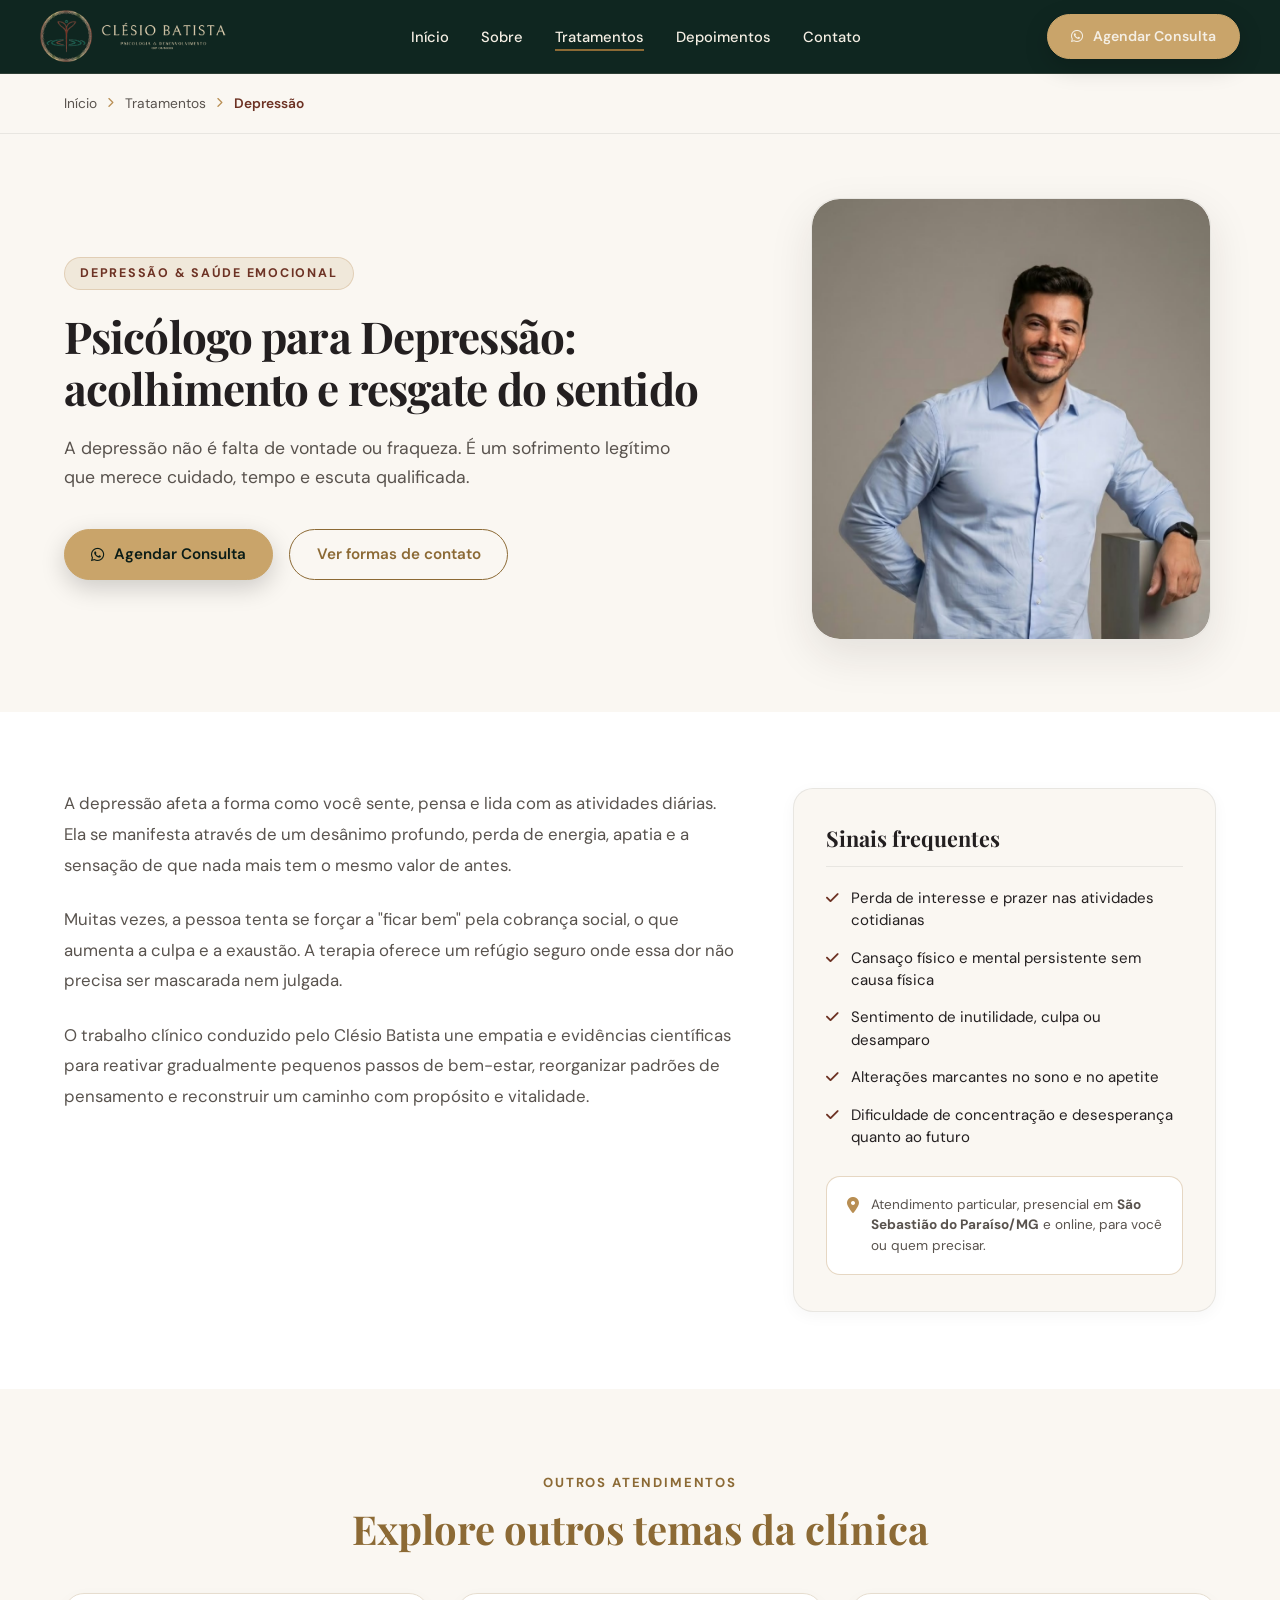
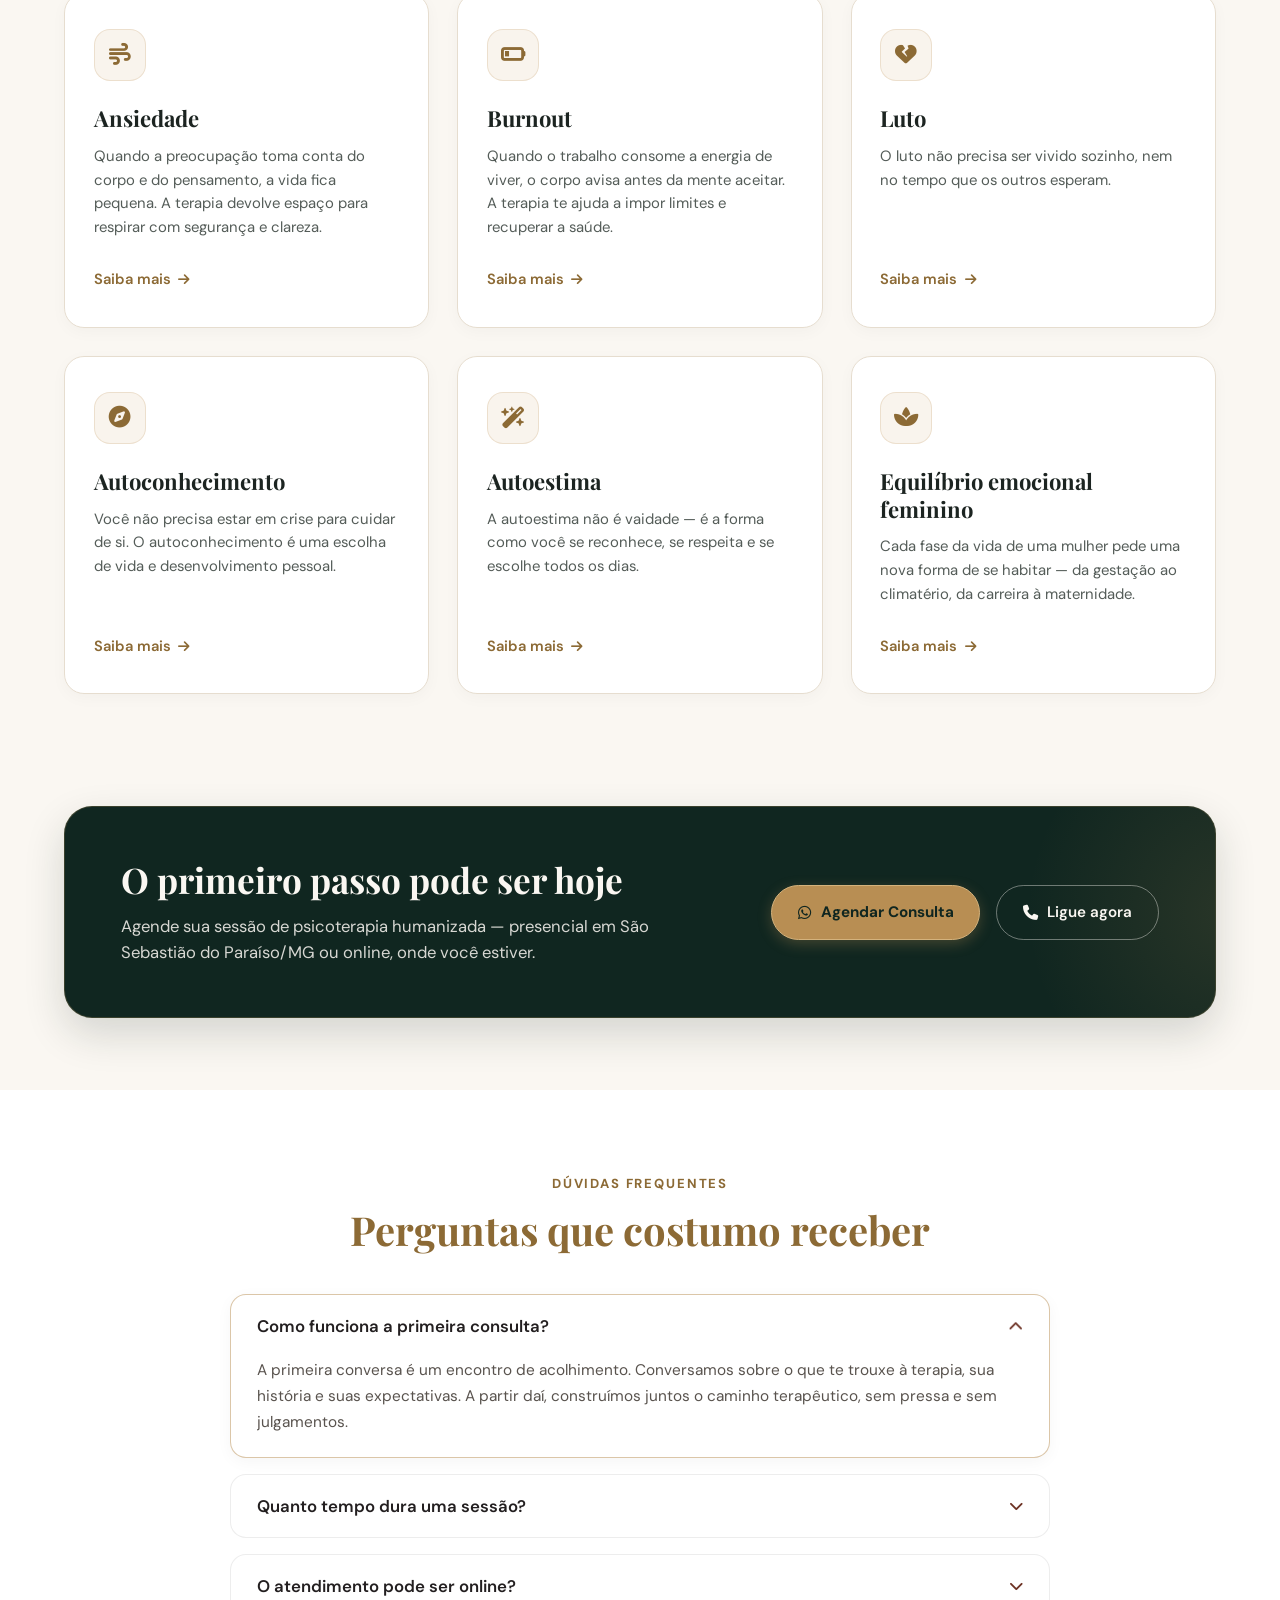
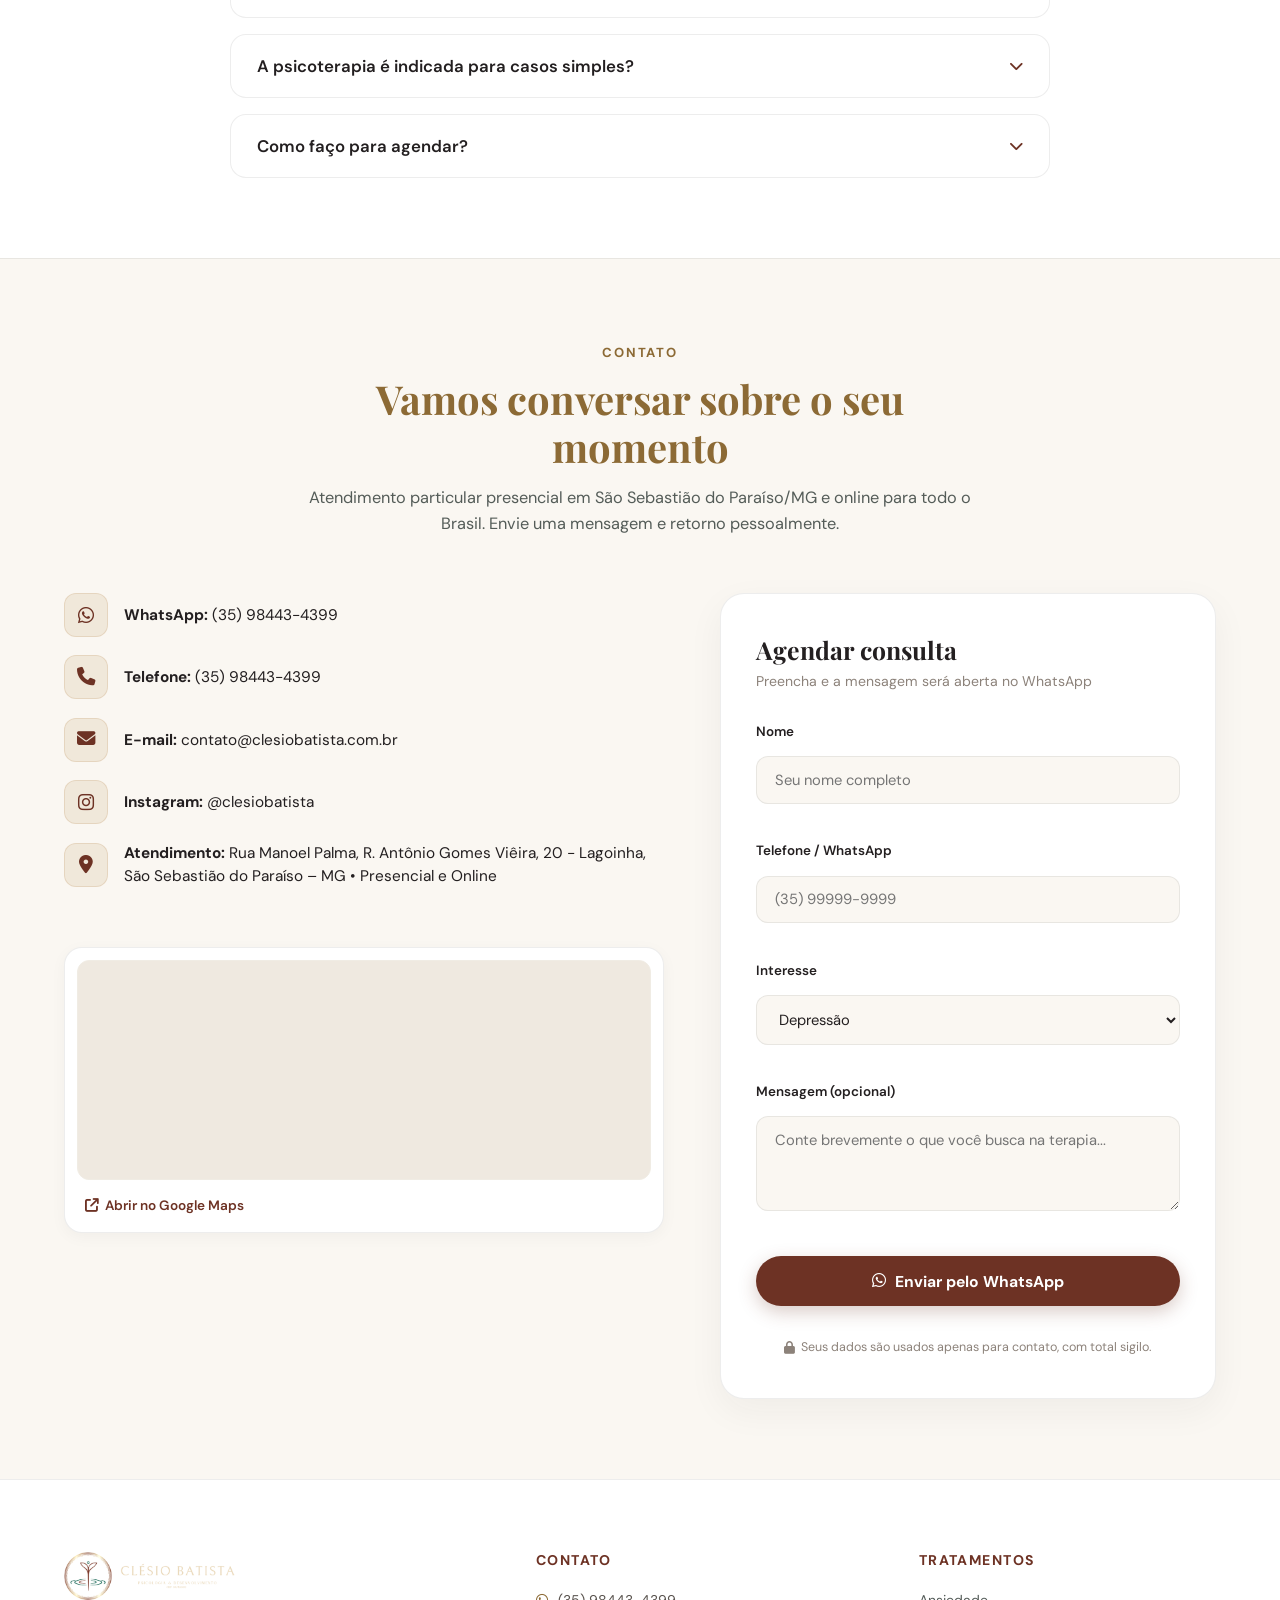
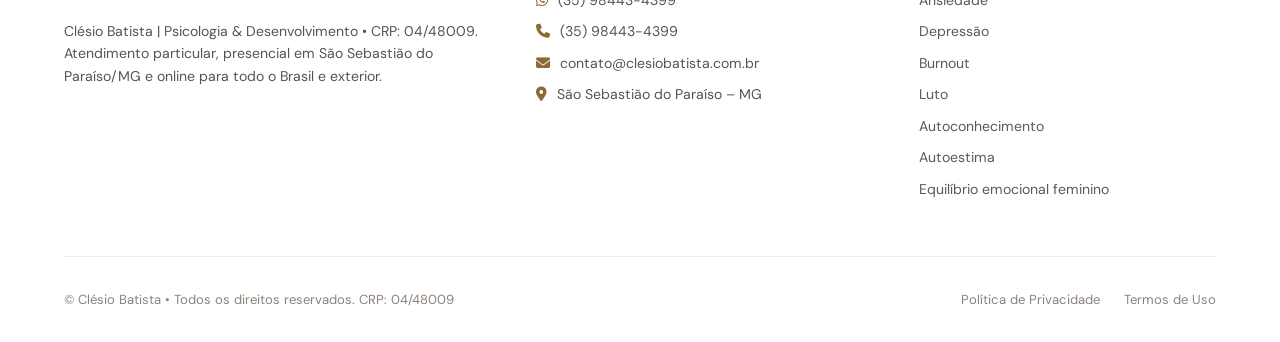
<file: depressao.html>
<!DOCTYPE html>
<html lang="pt-BR">
<head>
  <!-- Google tag (gtag.js) -->
  <script async src="https://www.googletagmanager.com/gtag/js?id=AW-18509290192"></script>
  <script>
    window.dataLayer = window.dataLayer || [];
    function gtag(){dataLayer.push(arguments);}
    gtag('js', new Date());

    gtag('config', 'AW-18509290192');

    // Evento de conversão para Visualização de Página (AW-18509290192/CkcuCMr7v64dENC19flE)
    gtag('event', 'conversion', {
      'send_to': 'AW-18509290192/CkcuCMr7v64dENC19flE',
      'value': 1.0,
      'currency': 'BRL'
    });
  </script>

  <!-- Google Tag Manager -->
  <script>(function(w,d,s,l,i){w[l]=w[l]||[];w[l].push({'gtm.start':
  new Date().getTime(),event:'gtm.js'});var f=d.getElementsByTagName(s)[0],
  j=d.createElement(s),dl=l!='dataLayer'?'&l='+l:'';j.async=true;j.src=
  'https://www.googletagmanager.com/gtm.js?id='+i+dl;f.parentNode.insertBefore(j,f);
  })(window,document,'script','dataLayer','GTM-KT68LJHF');</script>
  <!-- End Google Tag Manager -->

  <meta charset="UTF-8">
  <meta name="viewport" content="width=device-width, initial-scale=1.0">
  <title>Depressão | Clésio Batista • Psicologia & Desenvolvimento</title>
  <meta name="description" content="A depressão não é falta de vontade ou fraqueza. É um sofrimento legítimo que merece cuidado, tempo e escuta qualificada. Atendimento presencial em São Sebastião do Paraíso - MG e online para todo o Brasil e exterior com o psicólogo Clésio Batista (CRP 04/48009).">
  <meta name="author" content="Clésio Batista">
  <meta name="robots" content="index, follow, max-image-preview:large, max-snippet:-1, max-video-preview:-1">
  <meta name="google-site-verification" content="VN3GYIT4__oBTP339KpZtjMbLeRkMuadxFUYRd_H2RI">
  <meta name="msvalidate.01" content="0C95B0DE10591CE65220A8F22CC2A64A">
  <link rel="canonical" href="https://clesiobatista.com.br/depressao.html">

  <!-- Palavras-chave SEO Estratégicas -->
  <meta name="keywords" content="Depressão, Psicólogo Depressão, Clésio Batista, psicólogo São Sebastião do Paraíso, terapia cognitivo comportamental, tratamento Depressão, atendimento psicológico online, CRP 04/48009">

  <!-- Meta Geo Tags para Busca Local -->
  <meta name="geo.region" content="BR-MG">
  <meta name="geo.placename" content="São Sebastião do Paraíso">
  <meta name="geo.position" content="-20.9197504;-46.9834424">
  <meta name="ICBM" content="-20.9197504, -46.9834424">

  <!-- Open Graph / Redes Sociais & WhatsApp -->
  <meta property="og:locale" content="pt_BR">
  <meta property="og:type" content="article">
  <meta property="og:site_name" content="Clésio Batista | Psicologia & Desenvolvimento">
  <meta property="og:title" content="Depressão | Clésio Batista • CRP 04/48009">
  <meta property="og:description" content="A depressão não é falta de vontade ou fraqueza. É um sofrimento legítimo que merece cuidado, tempo e escuta qualificada.">
  <meta property="og:url" content="https://clesiobatista.com.br/depressao.html">
  <meta property="og:image" content="https://clesiobatista.com.br/assets/images/dr-clesio-azul.png?v=20261008">
  <meta property="og:image:width" content="1200">
  <meta property="og:image:height" content="630">
  <meta property="og:image:alt" content="Clésio Batista - Psicólogo para Depressão">

  <!-- Twitter Card -->
  <meta name="twitter:card" content="summary_large_image">
  <meta name="twitter:title" content="Depressão | Clésio Batista • CRP 04/48009">
  <meta name="twitter:description" content="A depressão não é falta de vontade ou fraqueza. É um sofrimento legítimo que merece cuidado, tempo e escuta qualificada.">
  <meta name="twitter:image" content="https://clesiobatista.com.br/assets/images/dr-clesio-azul.png?v=20261008">

  <!-- Schema.org JSON-LD (MedicalWebPage & Service) -->
  <script type="application/ld+json">
  {
    "@context": "https://schema.org",
    "@type": ["MedicalWebPage", "ItemPage"],
    "@id": "https://clesiobatista.com.br/depressao.html#webpage",
    "url": "https://clesiobatista.com.br/depressao.html",
    "name": "Depressão | Clésio Batista",
    "description": "A depressão não é falta de vontade ou fraqueza. É um sofrimento legítimo que merece cuidado, tempo e escuta qualificada.",
    "isPartOf": {
      "@type": "WebSite",
      "name": "Clésio Batista | Psicologia & Desenvolvimento",
      "url": "https://clesiobatista.com.br/"
    },
    "mainEntity": {
      "@type": "Service",
      "name": "Atendimento Psicológico para Depressão",
      "serviceType": "Depressão",
      "provider": {
        "@type": ["Psychologist", "LocalBusiness"],
        "name": "Clésio Batista - Psicologia & Desenvolvimento",
        "telephone": "+55-35-98443-4399",
        "address": {
          "@type": "PostalAddress",
          "streetAddress": "Rua Manoel Palma, R. Antônio Gomes Viêira, 20 - Lagoinha",
          "addressLocality": "São Sebastião do Paraíso",
          "addressRegion": "MG",
          "postalCode": "37950-000",
          "addressCountry": "BR"
        }
      }
    }
  }
  </script>

  <!-- Favicon Oficial -->
  <link rel="icon" type="image/png" href="assets/images/favicon.png">
  <link rel="apple-touch-icon" href="assets/images/simbolo-clesio.png">

  <!-- Fontes Google (Playfair Display & DM Sans) -->
  <link rel="preconnect" href="https://fonts.googleapis.com">
  <link rel="preconnect" href="https://fonts.gstatic.com" crossorigin>
  <link href="https://fonts.googleapis.com/css2?family=DM+Sans:ital,opsz,wght@0,9..40,400..700;1,9..40,400..700&family=Playfair+Display:ital,wght@0,500;0,600;0,700;1,400;1,500;1,600;1,700&display=swap" rel="stylesheet">

  <!-- Ícones Font Awesome 6 -->
  <link rel="stylesheet" href="https://cdnjs.cloudflare.com/ajax/libs/font-awesome/6.4.2/css/all.min.css">

  <!-- Folhas de Estilos com Cache Busting -->
  <link rel="stylesheet" href="styles.css?v=20261008_03">
  <link rel="stylesheet" href="topic.css?v=20261008_03">
  <link rel="stylesheet" href="theme.css?v=20261103b">

  <!-- Estilo Crítico Estrutural (Garante renderização imediata sem dependência de cache de navegador) -->
  <style>
    [data-reveal] { opacity: 1 !important; transform: none !important; }
    .breadcrumb-list { display: flex !important; list-style: none !important; padding: 0 !important; margin: 0 !important; gap: 0.65rem; }
    .breadcrumb-list li { display: inline-flex !important; list-style: none !important; }
    .topic-hero-grid { display: grid !important; grid-template-columns: 1.25fr 0.75fr !important; gap: 3.5rem !important; align-items: center !important; }
    .topic-hero-image-wrap { max-width: 400px !important; border-radius: 28px !important; overflow: hidden !important; }
    .topic-hero-image-wrap img, .topic-hero-img { width: 100% !important; max-width: 400px !important; height: 440px !important; object-fit: cover !important; object-position: center top !important; border-radius: 28px !important; display: block !important; }
    .topic-main-grid { display: grid !important; grid-template-columns: 1.35fr 0.85fr !important; gap: 3.5rem !important; align-items: start !important; }
    .services-clean-grid { display: grid !important; grid-template-columns: repeat(3, 1fr) !important; gap: 1.75rem !important; }
    .topic-banner-pill-card { display: flex !important; align-items: center !important; justify-content: space-between !important; border-radius: 28px !important; }
    .topic-contact-grid { display: grid !important; grid-template-columns: 1.15fr 0.95fr !important; gap: 3.5rem !important; }
    .topic-footer-grid { display: grid !important; grid-template-columns: 1.4fr 1.1fr 1fr !important; gap: 3.5rem !important; }
    ul.topic-checklist, ul.topic-contact-items-list, ul.topic-footer-links-list { list-style: none !important; padding: 0 !important; }
    @media (max-width: 992px) {
      .topic-hero-grid, .topic-main-grid, .topic-contact-grid, .topic-footer-grid { grid-template-columns: 1fr !important; }
      .services-clean-grid { grid-template-columns: repeat(2, 1fr) !important; }
      .topic-hero-image-wrap img, .topic-hero-img { height: 360px !important; }
      .topic-banner-pill-card { flex-direction: column !important; }
    }
    @media (max-width: 640px) {
      .services-clean-grid { grid-template-columns: 1fr !important; }
    }
  </style>
</head>
<body>
  <!-- Google Tag Manager (noscript) -->
  <noscript><iframe src="https://www.googletagmanager.com/ns.html?id=GTM-KT68LJHF"
  height="0" width="0" style="display:none;visibility:hidden"></iframe></noscript>
  <!-- End Google Tag Manager (noscript) -->

  <!-- ==========================================================================
       HEADER & NAVBAR FIXA (MOCKUP)
       ========================================================================== -->
  <header class="header-navbar">
    <div class="container nav-wrapper">
      <a href="index.html#inicio" class="brand-identity" aria-label="Página Inicial - Clésio Batista">
        <img src="assets/images/logo-horizontal-claro.png?v=20261103" alt="Clésio Batista - Psicologia & Desenvolvimento • CRP 04/48009" class="nav-brand-logo">
      </a>

      <!-- Menu Desktop -->
      <nav>
        <ul class="nav-menu-links" id="navMenu">
          <li><a href="index.html#inicio" class="nav-item-link">Início</a></li>
          <li><a href="index.html#sobre" class="nav-item-link">Sobre</a></li>
          <li><a href="index.html#servicos" class="nav-item-link active">Tratamentos</a></li>
          <li><a href="index.html#depoimentos" class="nav-item-link">Depoimentos</a></li>
          <li><a href="#contato" class="nav-item-link">Contato</a></li>
        </ul>
      </nav>

      <!-- Botão CTA Header -->
      <div class="nav-action-cta">
        <a href="https://wa.me/5535984434399?text=Ol%C3%A1%2C%20Cl%C3%A9sio!%20Gostaria%20de%20mais%20informa%C3%A7%C3%B5es%20sobre%20seus%20atendimentos." target="_blank" rel="noopener noreferrer" class="btn btn-primary btn-sm">
          <i class="fa-brands fa-whatsapp"></i> Agendar Consulta
        </a>
      </div>

      <!-- Toggle Mobile -->
      <button class="mobile-toggle" id="mobileToggle" aria-label="Abrir menu de navegação" aria-expanded="false" aria-controls="navMenu">
        <i class="fa-solid fa-bars"></i>
      </button>
    </div>
  </header>

  <main>
    <!-- ==========================================================================
         BREADCRUMB
         ========================================================================== -->
    <nav class="breadcrumb-container" aria-label="Navegação estrutural">
      <div class="container">
        <ul class="breadcrumb-list">
          <li><a href="index.html">Início</a></li>
          <li class="separator"><i class="fa-solid fa-chevron-right"></i></li>
          <li><a href="index.html#servicos">Tratamentos</a></li>
          <li class="separator"><i class="fa-solid fa-chevron-right"></i></li>
          <li class="current">Depressão</li>
        </ul>
      </div>
    </nav>

    <!-- ==========================================================================
         TOPIC HERO SECTION (MOCKUP: TAG + H1 + DESC + 2 BOTÕES + FOTO DO PROFISSIONAL)
         ========================================================================== -->
    <section class="topic-hero-section">
      <div class="container topic-hero-grid">
        <div class="topic-hero-content">
          <span class="topic-pill-badge">DEPRESSÃO & SAÚDE EMOCIONAL</span>
          <h1 class="topic-hero-title">Psicólogo para Depressão: acolhimento e resgate do sentido</h1>
          <p class="topic-hero-desc">A depressão não é falta de vontade ou fraqueza. É um sofrimento legítimo que merece cuidado, tempo e escuta qualificada.</p>
          
          <div class="topic-hero-ctas">
            <a href="https://wa.me/5535984434399?text=Ol%C3%A1%2C%20Cl%C3%A9sio!%20Gostaria%20de%20mais%20informa%C3%A7%C3%B5es%20sobre%20seus%20atendimentos." target="_blank" rel="noopener noreferrer" class="btn btn-primary">
              <i class="fa-brands fa-whatsapp"></i> Agendar Consulta
            </a>
            <a href="#contato" class="btn btn-outline">
              Ver formas de contato
            </a>
          </div>
        </div>

        <div class="topic-hero-image-wrap">
          <img src="assets/images/dr-clesio-azul.png?v=20261008" alt="Clésio Batista Psicólogo" class="topic-hero-img">
        </div>
      </div>
    </section>

    <!-- ==========================================================================
         TOPIC MAIN CONTENT & CARD SINAIS FREQUENTES
         ========================================================================== -->
    <section class="topic-main-section">
      <div class="container topic-main-grid">
        
        <!-- PROSE CONTENT (ESQUERDA) -->
        <div class="topic-prose-content">
          <p>A depressão afeta a forma como você sente, pensa e lida com as atividades diárias. Ela se manifesta através de um desânimo profundo, perda de energia, apatia e a sensação de que nada mais tem o mesmo valor de antes.</p>
<p>Muitas vezes, a pessoa tenta se forçar a "ficar bem" pela cobrança social, o que aumenta a culpa e a exaustão. A terapia oferece um refúgio seguro onde essa dor não precisa ser mascarada nem julgada.</p>
<p>O trabalho clínico conduzido pelo Clésio Batista une empatia e evidências científicas para reativar gradualmente pequenos passos de bem-estar, reorganizar padrões de pensamento e reconstruir um caminho com propósito e vitalidade.</p>
        </div>

        <!-- SIDEBAR CARD (DIREITA: SINAIS FREQUENTES) -->
        <aside class="topic-sidebar-card">
          <h3 class="topic-sidebar-title">Sinais frequentes</h3>
          <ul class="topic-checklist">

              <li><i class="fa-solid fa-check"></i> <span>Perda de interesse e prazer nas atividades cotidianas</span></li>
  

              <li><i class="fa-solid fa-check"></i> <span>Cansaço físico e mental persistente sem causa física</span></li>
  

              <li><i class="fa-solid fa-check"></i> <span>Sentimento de inutilidade, culpa ou desamparo</span></li>
  

              <li><i class="fa-solid fa-check"></i> <span>Alterações marcantes no sono e no apetite</span></li>
  

              <li><i class="fa-solid fa-check"></i> <span>Dificuldade de concentração e desesperança quanto ao futuro</span></li>
  
          </ul>

          <div class="topic-location-note">
            <i class="fa-solid fa-location-dot"></i>
            <span>Atendimento particular, presencial em <strong>São Sebastião do Paraíso/MG</strong> e online, para você ou quem precisar.</span>
          </div>
        </aside>

      </div>
    </section>

    <!-- ==========================================================================
         EXPLORE OUTROS TEMAS DA CLÍNICA (MOCKUP)
         ========================================================================== -->
    <section class="servicos-section">
      <div class="container">
        <div class="section-header-center">
          <span class="eyebrow">OUTROS ATENDIMENTOS</span>
          <h2 class="section-main-title">Explore outros temas da clínica</h2>
        </div>

        <div class="services-clean-grid">

          <!-- Card: Ansiedade -->
          <a href="ansiedade.html" class="topic-card-item">
            <div>
              <div class="topic-card-icon-circle">
                <i class="fa-solid fa-wind"></i>
              </div>
              <h3 class="topic-card-title">Ansiedade</h3>
              <p class="topic-card-desc">Quando a preocupação toma conta do corpo e do pensamento, a vida fica pequena. A terapia devolve espaço para respirar com segurança e clareza.</p>
            </div>
            <span class="topic-card-link">Saiba mais <i class="fa-solid fa-arrow-right"></i></span>
          </a>
  

          <!-- Card: Burnout -->
          <a href="burnout.html" class="topic-card-item">
            <div>
              <div class="topic-card-icon-circle">
                <i class="fa-solid fa-battery-quarter"></i>
              </div>
              <h3 class="topic-card-title">Burnout</h3>
              <p class="topic-card-desc">Quando o trabalho consome a energia de viver, o corpo avisa antes da mente aceitar. A terapia te ajuda a impor limites e recuperar a saúde.</p>
            </div>
            <span class="topic-card-link">Saiba mais <i class="fa-solid fa-arrow-right"></i></span>
          </a>
  

          <!-- Card: Luto -->
          <a href="luto.html" class="topic-card-item">
            <div>
              <div class="topic-card-icon-circle">
                <i class="fa-solid fa-heart-crack"></i>
              </div>
              <h3 class="topic-card-title">Luto</h3>
              <p class="topic-card-desc">O luto não precisa ser vivido sozinho, nem no tempo que os outros esperam.</p>
            </div>
            <span class="topic-card-link">Saiba mais <i class="fa-solid fa-arrow-right"></i></span>
          </a>
  

          <!-- Card: Autoconhecimento -->
          <a href="autoconhecimento.html" class="topic-card-item">
            <div>
              <div class="topic-card-icon-circle">
                <i class="fa-solid fa-compass"></i>
              </div>
              <h3 class="topic-card-title">Autoconhecimento</h3>
              <p class="topic-card-desc">Você não precisa estar em crise para cuidar de si. O autoconhecimento é uma escolha de vida e desenvolvimento pessoal.</p>
            </div>
            <span class="topic-card-link">Saiba mais <i class="fa-solid fa-arrow-right"></i></span>
          </a>
  

          <!-- Card: Autoestima -->
          <a href="autoestima.html" class="topic-card-item">
            <div>
              <div class="topic-card-icon-circle">
                <i class="fa-solid fa-wand-magic-sparkles"></i>
              </div>
              <h3 class="topic-card-title">Autoestima</h3>
              <p class="topic-card-desc">A autoestima não é vaidade — é a forma como você se reconhece, se respeita e se escolhe todos os dias.</p>
            </div>
            <span class="topic-card-link">Saiba mais <i class="fa-solid fa-arrow-right"></i></span>
          </a>
  

          <!-- Card: Equilíbrio emocional feminino -->
          <a href="equilibrio-feminino.html" class="topic-card-item">
            <div>
              <div class="topic-card-icon-circle">
                <i class="fa-solid fa-spa"></i>
              </div>
              <h3 class="topic-card-title">Equilíbrio emocional feminino</h3>
              <p class="topic-card-desc">Cada fase da vida de uma mulher pede uma nova forma de se habitar — da gestação ao climatério, da carreira à maternidade.</p>
            </div>
            <span class="topic-card-link">Saiba mais <i class="fa-solid fa-arrow-right"></i></span>
          </a>
  
        </div>
      </div>
    </section>

    <!-- ==========================================================================
         BANNER DE CONVERSÃO EM PÍLULA (MOCKUP: O PRIMEIRO PASSO PODE SER HOJE)
         ========================================================================== -->
    <section class="topic-banner-section" style="padding: 2rem 0 4.5rem;">
      <div class="container">
        <div class="topic-banner-pill-card">
          <div class="topic-banner-pill-text">
            <h2 class="topic-banner-pill-title">O primeiro passo pode ser hoje</h2>
            <p class="topic-banner-pill-desc">
              Agende sua sessão de psicoterapia humanizada — presencial em São Sebastião do Paraíso/MG ou online, onde você estiver.
            </p>
          </div>
          <div class="topic-banner-pill-actions">
            <a href="https://wa.me/5535984434399?text=Ol%C3%A1%2C%20Cl%C3%A9sio!%20Gostaria%20de%20mais%20informa%C3%A7%C3%B5es%20sobre%20seus%20atendimentos." target="_blank" rel="noopener noreferrer" class="btn-banner-gold">
              <i class="fa-brands fa-whatsapp"></i> Agendar Consulta
            </a>
            <a href="tel:+5535984434399" class="btn-banner-outline">
              <i class="fa-solid fa-phone"></i> Ligue agora
            </a>
          </div>
        </div>
      </div>
    </section>

    <!-- ==========================================================================
         FAQ ACCORDION (MOCKUP: PERGUNTAS QUE COSTUMO RECEBER)
         ========================================================================== -->
    <section class="faq-section">
      <div class="container">
        <div class="section-header-center">
          <span class="eyebrow">DÚVIDAS FREQUENTES</span>
          <h2 class="section-main-title">Perguntas que costumo receber</h2>
        </div>

        <div class="faq-accordion-container">
          <div class="faq-item active">
            <button class="faq-button" type="button">
              <span>Como funciona a primeira consulta?</span>
              <i class="fa-solid fa-chevron-down"></i>
            </button>
            <div class="faq-answer">
              <p>A primeira conversa é um encontro de acolhimento. Conversamos sobre o que te trouxe à terapia, sua história e suas expectativas. A partir daí, construímos juntos o caminho terapêutico, sem pressa e sem julgamentos.</p>
            </div>
          </div>

          <div class="faq-item">
            <button class="faq-button" type="button">
              <span>Quanto tempo dura uma sessão?</span>
              <i class="fa-solid fa-chevron-down"></i>
            </button>
            <div class="faq-answer">
              <p>As sessões individuais de psicoterapia têm duração média de 50 minutos, com frequência semanal ou quinzenal, conforme a avaliação clínica e necessidade de cada pessoa.</p>
            </div>
          </div>

          <div class="faq-item">
            <button class="faq-button" type="button">
              <span>O atendimento pode ser online?</span>
              <i class="fa-solid fa-chevron-down"></i>
            </button>
            <div class="faq-answer">
              <p>Sim! O atendimento online tem a mesma eficácia comprovada do presencial, autorizado pelo CFP, com total sigilo e comodidade para você realizar de onde estiver.</p>
            </div>
          </div>

          <div class="faq-item">
            <button class="faq-button" type="button">
              <span>A psicoterapia é indicada para casos simples?</span>
              <i class="fa-solid fa-chevron-down"></i>
            </button>
            <div class="faq-answer">
              <p>Sim. Você não precisa esperar uma crise profunda para buscar ajuda. A terapia é um espaço de prevenção, autoconhecimento e alívio para qualquer sofrimento ou momento de transição emocional.</p>
            </div>
          </div>

          <div class="faq-item">
            <button class="faq-button" type="button">
              <span>Como faço para agendar?</span>
              <i class="fa-solid fa-chevron-down"></i>
            </button>
            <div class="faq-answer">
              <p>Você pode clicar nos botões de WhatsApp desta página ou preencher o formulário abaixo. Retornarei o contato para combinarmos o melhor dia e horário para você.</p>
            </div>
          </div>
        </div>
      </div>
    </section>

    <!-- ==========================================================================
         SEÇÃO DE CONTATO COMPLETA (MOCKUP: VAMOS CONVERSAR SOBRE O SEU MOMENTO)
         ========================================================================== -->
    <section class="topic-contact-section" id="contato">
      <div class="container">
        <div class="topic-contact-header">
          <span class="eyebrow">CONTATO</span>
          <h2 class="section-main-title">Vamos conversar sobre o seu momento</h2>
          <p class="section-subtitle">
            Atendimento particular presencial em São Sebastião do Paraíso/MG e online para todo o Brasil. Envie uma mensagem e retorno pessoalmente.
          </p>
        </div>

        <div class="topic-contact-grid">
          <!-- Coluna 1: Informações de Contato + Card do Mapa -->
          <div class="topic-contact-info-col">
            <ul class="topic-contact-items-list">
              <li class="topic-contact-item-row">
                <div class="topic-contact-icon-box">
                  <i class="fa-brands fa-whatsapp"></i>
                </div>
                <div>
                  <strong>WhatsApp:</strong> <a href="https://wa.me/5535984434399" target="_blank" rel="noopener noreferrer">(35) 98443-4399</a>
                </div>
              </li>
              <li class="topic-contact-item-row">
                <div class="topic-contact-icon-box">
                  <i class="fa-solid fa-phone"></i>
                </div>
                <div>
                  <strong>Telefone:</strong> <a href="tel:+5535984434399">(35) 98443-4399</a>
                </div>
              </li>
              <li class="topic-contact-item-row">
                <div class="topic-contact-icon-box">
                  <i class="fa-solid fa-envelope"></i>
                </div>
                <div>
                  <strong>E-mail:</strong> <a href="mailto:contato@clesiobatista.com.br">contato@clesiobatista.com.br</a>
                </div>
              </li>
              <li class="topic-contact-item-row">
                <div class="topic-contact-icon-box">
                  <i class="fa-brands fa-instagram"></i>
                </div>
                <div>
                  <strong>Instagram:</strong> <a href="https://instagram.com" target="_blank" rel="noopener noreferrer">@clesiobatista</a>
                </div>
              </li>
              <li class="topic-contact-item-row">
                <div class="topic-contact-icon-box">
                  <i class="fa-solid fa-location-dot"></i>
                </div>
                <div>
                  <strong>Atendimento:</strong> Rua Manoel Palma, R. Antônio Gomes Viêira, 20 - Lagoinha, São Sebastião do Paraíso – MG • Presencial e Online
                </div>
              </li>
            </ul>

            <!-- Prévia do Mapa -->
            <div class="topic-map-preview-card">
              <div class="topic-map-image-frame">
                <iframe src="https://maps.google.com/maps?q=Rua%20Manoel%20Palma%2C%2020%2C%20Lagoinha%2C%20S%C3%A3o%20Sebasti%C3%A3o%20do%20Para%C3%ADso%20-%20MG&t=&z=16&ie=UTF8&iwloc=&output=embed" title="Localização São Sebastião do Paraíso - MG" loading="lazy"></iframe>
              </div>
              <a href="https://www.google.com/maps/place/Psic%C3%B3logo+Cl%C3%A9sio+Pimenta/@-20.9197504,-46.9834424,17z/data=!3m1!4b1!4m6!3m5!1s0x94b7179c0cd8a1a7:0x1cf9488d000985c5!8m2!3d-20.9197504!4d-46.9834424!16s%2Fg%2F11hbfh08fh" target="_blank" rel="noopener noreferrer" class="topic-map-link-btn">
                <i class="fa-solid fa-arrow-up-right-from-square"></i> Abrir no Google Maps
              </a>
            </div>
          </div>

          <!-- Coluna 2: Formulário Interativo de Agendamento -->
          <div class="topic-contact-form-card">
            <h3 class="topic-form-title">Agendar consulta</h3>
            <p class="topic-form-subtitle">Preencha e a mensagem será aberta no WhatsApp</p>

            <form class="topic-whatsapp-form">
              <div class="topic-form-field">
                <label class="topic-form-label" for="formNome">Nome</label>
                <input type="text" id="formNome" name="nome" class="topic-form-input" placeholder="Seu nome completo" required>
              </div>

              <div class="topic-form-field">
                <label class="topic-form-label" for="formTelefone">Telefone / WhatsApp</label>
                <input type="tel" id="formTelefone" name="telefone" class="topic-form-input" placeholder="(35) 99999-9999" required>
              </div>

              <div class="topic-form-field">
                <label class="topic-form-label" for="formInteresse">Interesse</label>
                <select id="formInteresse" name="interesse" class="topic-form-select">

                    <option value="Ansiedade" >Ansiedade</option>
  
                    <option value="Depressão" selected>Depressão</option>
  
                    <option value="Burnout" >Burnout</option>
  
                    <option value="Luto" >Luto</option>
  
                    <option value="Autoconhecimento" >Autoconhecimento</option>
  
                    <option value="Autoestima" >Autoestima</option>
  
                    <option value="Equilíbrio emocional feminino" >Equilíbrio emocional feminino</option>
  
                    <option value="Terapia de Casal" >Terapia de Casal</option>
  
                    <option value="Psicologia Esportiva & eSports" >Psicologia Esportiva & eSports</option>
  
                    <option value="Adequação NR-01 & Corporativo" >Adequação NR-01 & Corporativo</option>
  
                    <option value="Perícias & Assistência Técnica" >Perícias & Assistência Técnica</option>
  
                    <option value="Palestras & Workshops" >Palestras & Workshops</option>
  
                </select>
              </div>

              <div class="topic-form-field">
                <label class="topic-form-label" for="formMensagem">Mensagem (opcional)</label>
                <textarea id="formMensagem" name="mensagem" class="topic-form-textarea" placeholder="Conte brevemente o que você busca na terapia..."></textarea>
              </div>

              <button type="submit" class="btn-whatsapp-submit">
                <i class="fa-brands fa-whatsapp"></i> Enviar pelo WhatsApp
              </button>

              <p class="topic-form-microcopy">
                <i class="fa-solid fa-lock"></i> Seus dados são usados apenas para contato, com total sigilo.
              </p>
            </form>
          </div>
        </div>
      </div>
    </section>

  </main>

  <!-- ==========================================================================
       RODAPÉ LIGHT (MOCKUP: 3 COLUNAS)
       ========================================================================== -->
  <footer class="topic-footer-light">
    <div class="container">
      <div class="topic-footer-grid">
        <!-- Coluna 1: Marca & Registro -->
        <div class="topic-footer-col">
          <div class="topic-footer-brand-header">
            <img src="assets/images/logo-horizontal-claro.png?v=20261103" alt="Clésio Batista" class="topic-footer-logo-img">
          </div>
          <p class="topic-footer-desc">
            Clésio Batista | Psicologia & Desenvolvimento • CRP: 04/48009.<br>
            Atendimento particular, presencial em São Sebastião do Paraíso/MG e online para todo o Brasil e exterior.
          </p>
        </div>

        <!-- Coluna 2: Contato -->
        <div class="topic-footer-col">
          <h4>CONTATO</h4>
          <ul class="topic-footer-links-list">
            <li><i class="fa-brands fa-whatsapp" style="color: var(--primary); margin-right: 0.4rem;"></i> (35) 98443-4399</li>
            <li><i class="fa-solid fa-phone" style="color: var(--primary); margin-right: 0.4rem;"></i> (35) 98443-4399</li>
            <li><i class="fa-solid fa-envelope" style="color: var(--primary); margin-right: 0.4rem;"></i> contato@clesiobatista.com.br</li>
            <li><i class="fa-solid fa-location-dot" style="color: var(--primary); margin-right: 0.4rem;"></i> São Sebastião do Paraíso – MG</li>
          </ul>
        </div>

        <!-- Coluna 3: Tratamentos -->
        <div class="topic-footer-col">
          <h4>TRATAMENTOS</h4>
          <ul class="topic-footer-links-list">
            <li><a href="ansiedade.html">Ansiedade</a></li>
            <li><a href="depressao.html">Depressão</a></li>
            <li><a href="burnout.html">Burnout</a></li>
            <li><a href="luto.html">Luto</a></li>
            <li><a href="autoconhecimento.html">Autoconhecimento</a></li>
            <li><a href="autoestima.html">Autoestima</a></li>
            <li><a href="equilibrio-feminino.html">Equilíbrio emocional feminino</a></li>
          </ul>
        </div>
      </div>

      <!-- Barra Inferior -->
      <div class="topic-footer-bottom-bar">
        <span>© Clésio Batista • Todos os direitos reservados. CRP: 04/48009</span>
        <div style="display: flex; gap: 1.5rem;">
          <a href="#" style="color: inherit;">Política de Privacidade</a>
          <a href="#" style="color: inherit;">Termos de Uso</a>
        </div>
      </div>
    </div>
  </footer>

  <!-- Scripts -->
  <script src="script.js?v=20261008_03"></script>
</body>
</html>
</file>
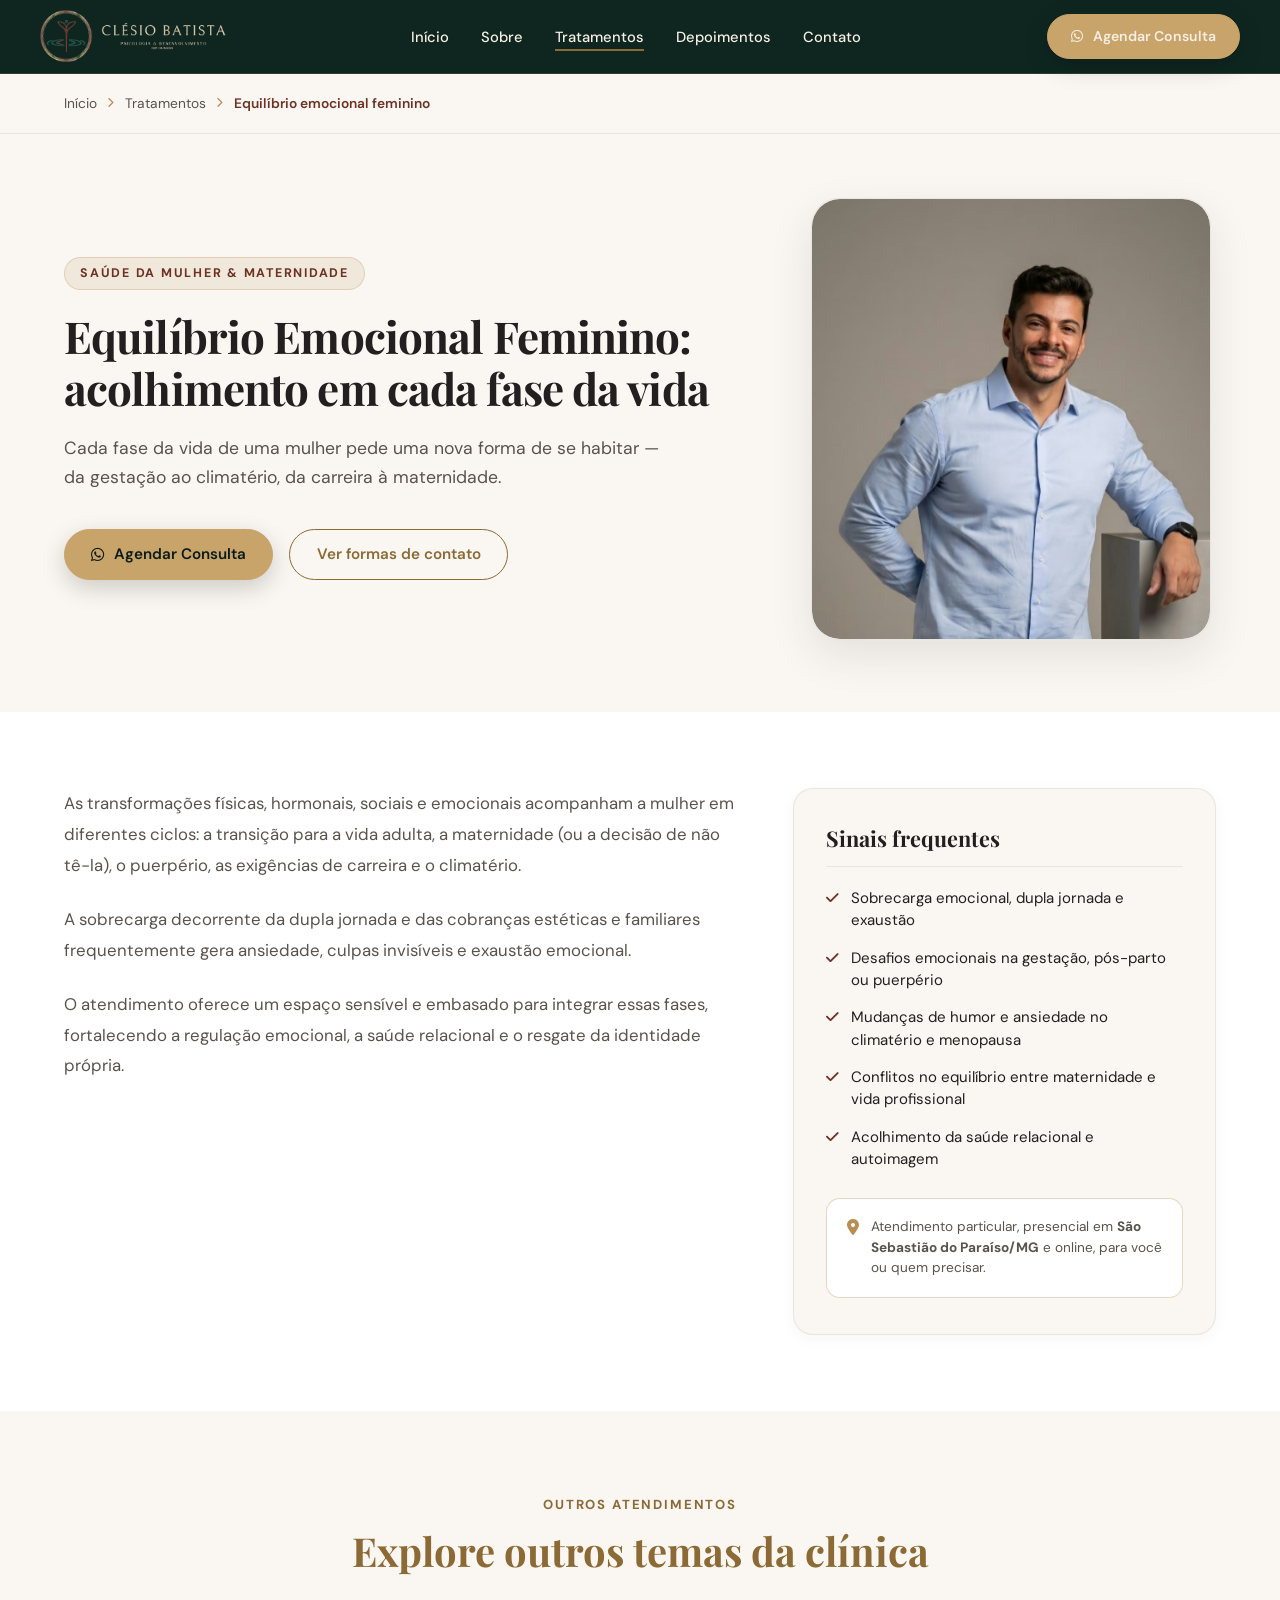
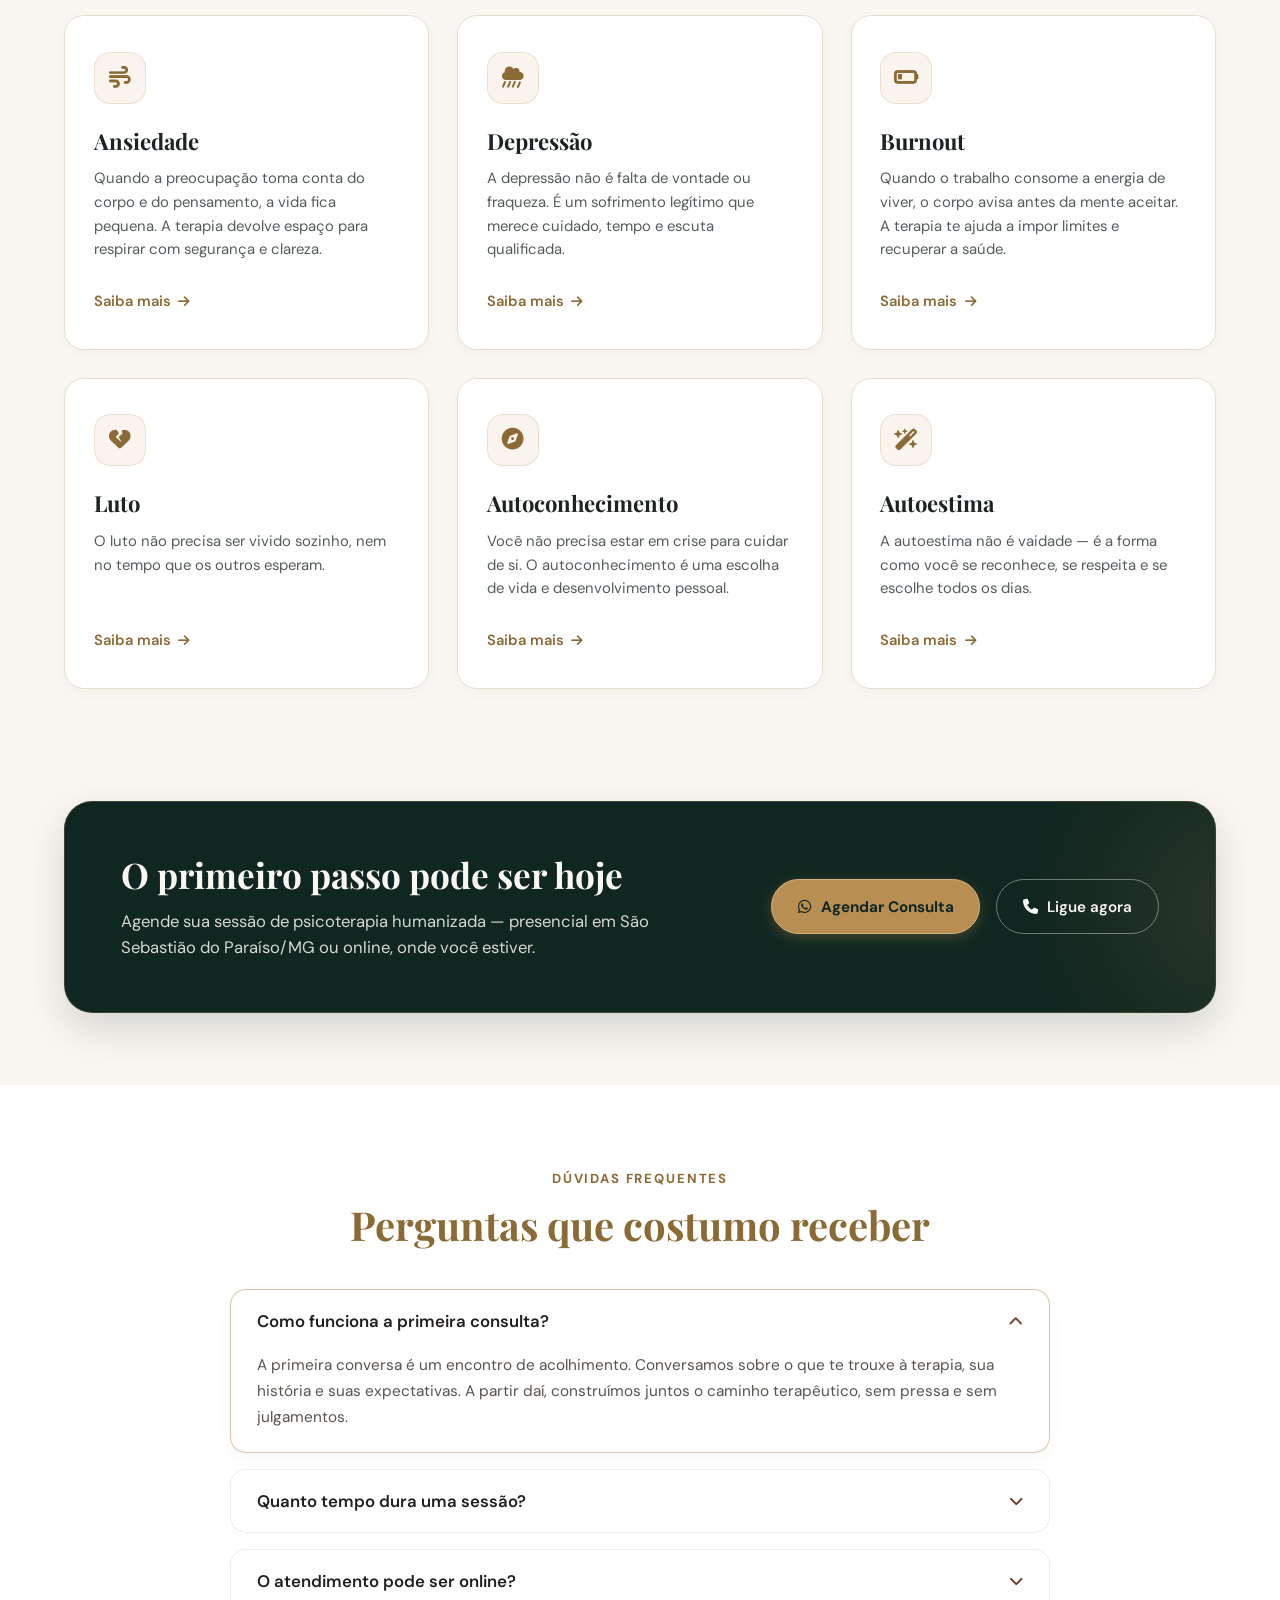
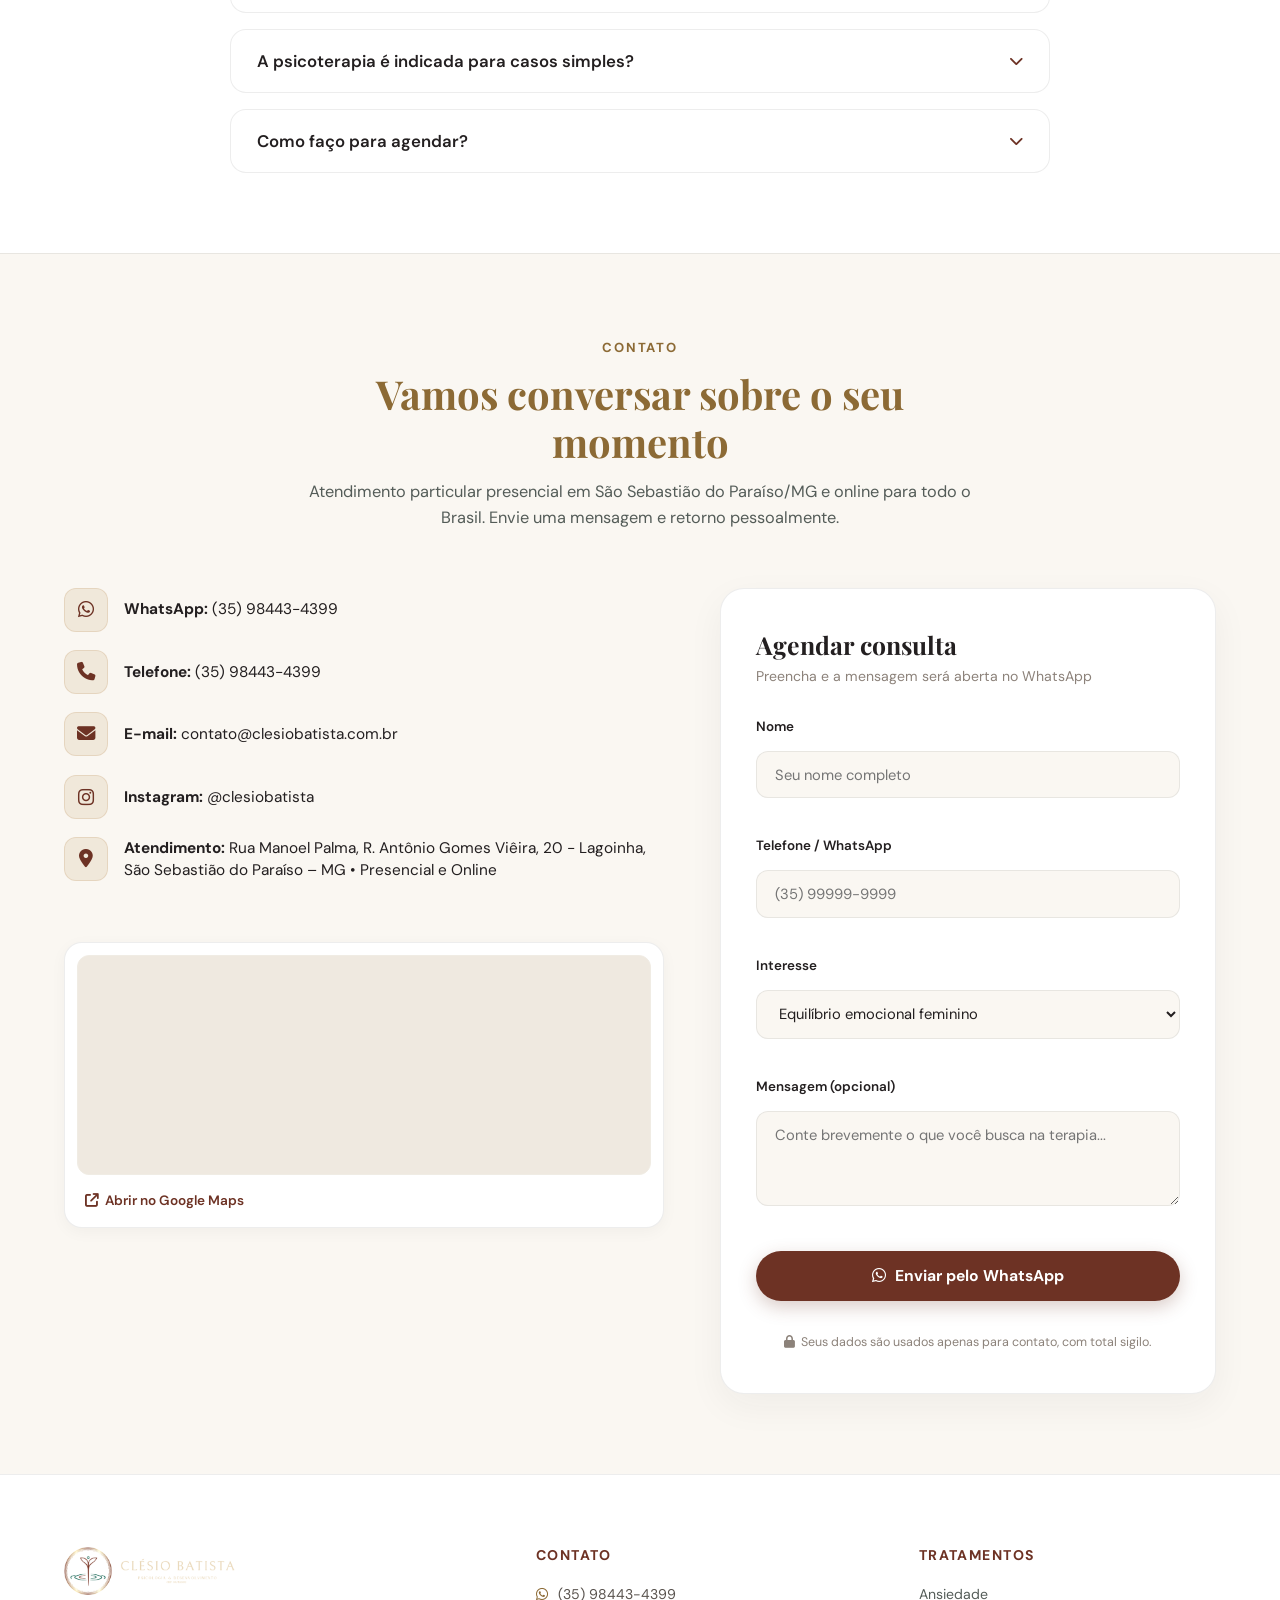
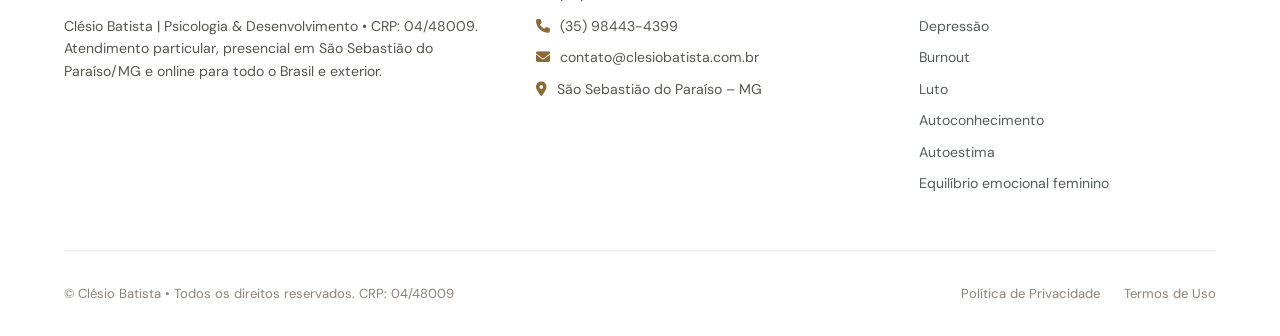
<file: equilibrio-feminino.html>
<!DOCTYPE html>
<html lang="pt-BR">
<head>
  <!-- Google tag (gtag.js) -->
  <script async src="https://www.googletagmanager.com/gtag/js?id=AW-18509290192"></script>
  <script>
    window.dataLayer = window.dataLayer || [];
    function gtag(){dataLayer.push(arguments);}
    gtag('js', new Date());

    gtag('config', 'AW-18509290192');

    // Evento de conversão para Visualização de Página (AW-18509290192/CkcuCMr7v64dENC19flE)
    gtag('event', 'conversion', {
      'send_to': 'AW-18509290192/CkcuCMr7v64dENC19flE',
      'value': 1.0,
      'currency': 'BRL'
    });
  </script>

  <!-- Google Tag Manager -->
  <script>(function(w,d,s,l,i){w[l]=w[l]||[];w[l].push({'gtm.start':
  new Date().getTime(),event:'gtm.js'});var f=d.getElementsByTagName(s)[0],
  j=d.createElement(s),dl=l!='dataLayer'?'&l='+l:'';j.async=true;j.src=
  'https://www.googletagmanager.com/gtm.js?id='+i+dl;f.parentNode.insertBefore(j,f);
  })(window,document,'script','dataLayer','GTM-KT68LJHF');</script>
  <!-- End Google Tag Manager -->

  <meta charset="UTF-8">
  <meta name="viewport" content="width=device-width, initial-scale=1.0">
  <title>Equilíbrio emocional feminino | Clésio Batista • Psicologia & Desenvolvimento</title>
  <meta name="description" content="Cada fase da vida de uma mulher pede uma nova forma de se habitar — da gestação ao climatério, da carreira à maternidade. Atendimento presencial em São Sebastião do Paraíso - MG e online para todo o Brasil e exterior com o psicólogo Clésio Batista (CRP 04/48009).">
  <meta name="author" content="Clésio Batista">
  <meta name="robots" content="index, follow, max-image-preview:large, max-snippet:-1, max-video-preview:-1">
  <meta name="google-site-verification" content="VN3GYIT4__oBTP339KpZtjMbLeRkMuadxFUYRd_H2RI">
  <meta name="msvalidate.01" content="0C95B0DE10591CE65220A8F22CC2A64A">
  <link rel="canonical" href="https://clesiobatista.com.br/equilibrio-feminino.html">

  <!-- Palavras-chave SEO Estratégicas -->
  <meta name="keywords" content="Equilíbrio emocional feminino, Psicólogo Equilíbrio emocional feminino, Clésio Batista, psicólogo São Sebastião do Paraíso, terapia cognitivo comportamental, tratamento Equilíbrio emocional feminino, atendimento psicológico online, CRP 04/48009">

  <!-- Meta Geo Tags para Busca Local -->
  <meta name="geo.region" content="BR-MG">
  <meta name="geo.placename" content="São Sebastião do Paraíso">
  <meta name="geo.position" content="-20.9197504;-46.9834424">
  <meta name="ICBM" content="-20.9197504, -46.9834424">

  <!-- Open Graph / Redes Sociais & WhatsApp -->
  <meta property="og:locale" content="pt_BR">
  <meta property="og:type" content="article">
  <meta property="og:site_name" content="Clésio Batista | Psicologia & Desenvolvimento">
  <meta property="og:title" content="Equilíbrio emocional feminino | Clésio Batista • CRP 04/48009">
  <meta property="og:description" content="Cada fase da vida de uma mulher pede uma nova forma de se habitar — da gestação ao climatério, da carreira à maternidade.">
  <meta property="og:url" content="https://clesiobatista.com.br/equilibrio-feminino.html">
  <meta property="og:image" content="https://clesiobatista.com.br/assets/images/dr-clesio-azul.png?v=20261008">
  <meta property="og:image:width" content="1200">
  <meta property="og:image:height" content="630">
  <meta property="og:image:alt" content="Clésio Batista - Psicólogo para Equilíbrio emocional feminino">

  <!-- Twitter Card -->
  <meta name="twitter:card" content="summary_large_image">
  <meta name="twitter:title" content="Equilíbrio emocional feminino | Clésio Batista • CRP 04/48009">
  <meta name="twitter:description" content="Cada fase da vida de uma mulher pede uma nova forma de se habitar — da gestação ao climatério, da carreira à maternidade.">
  <meta name="twitter:image" content="https://clesiobatista.com.br/assets/images/dr-clesio-azul.png?v=20261008">

  <!-- Schema.org JSON-LD (MedicalWebPage & Service) -->
  <script type="application/ld+json">
  {
    "@context": "https://schema.org",
    "@type": ["MedicalWebPage", "ItemPage"],
    "@id": "https://clesiobatista.com.br/equilibrio-feminino.html#webpage",
    "url": "https://clesiobatista.com.br/equilibrio-feminino.html",
    "name": "Equilíbrio emocional feminino | Clésio Batista",
    "description": "Cada fase da vida de uma mulher pede uma nova forma de se habitar — da gestação ao climatério, da carreira à maternidade.",
    "isPartOf": {
      "@type": "WebSite",
      "name": "Clésio Batista | Psicologia & Desenvolvimento",
      "url": "https://clesiobatista.com.br/"
    },
    "mainEntity": {
      "@type": "Service",
      "name": "Atendimento Psicológico para Equilíbrio emocional feminino",
      "serviceType": "Equilíbrio emocional feminino",
      "provider": {
        "@type": ["Psychologist", "LocalBusiness"],
        "name": "Clésio Batista - Psicologia & Desenvolvimento",
        "telephone": "+55-35-98443-4399",
        "address": {
          "@type": "PostalAddress",
          "streetAddress": "Rua Manoel Palma, R. Antônio Gomes Viêira, 20 - Lagoinha",
          "addressLocality": "São Sebastião do Paraíso",
          "addressRegion": "MG",
          "postalCode": "37950-000",
          "addressCountry": "BR"
        }
      }
    }
  }
  </script>

  <!-- Favicon Oficial -->
  <link rel="icon" type="image/png" href="assets/images/favicon.png">
  <link rel="apple-touch-icon" href="assets/images/simbolo-clesio.png">

  <!-- Fontes Google (Playfair Display & DM Sans) -->
  <link rel="preconnect" href="https://fonts.googleapis.com">
  <link rel="preconnect" href="https://fonts.gstatic.com" crossorigin>
  <link href="https://fonts.googleapis.com/css2?family=DM+Sans:ital,opsz,wght@0,9..40,400..700;1,9..40,400..700&family=Playfair+Display:ital,wght@0,500;0,600;0,700;1,400;1,500;1,600;1,700&display=swap" rel="stylesheet">

  <!-- Ícones Font Awesome 6 -->
  <link rel="stylesheet" href="https://cdnjs.cloudflare.com/ajax/libs/font-awesome/6.4.2/css/all.min.css">

  <!-- Folhas de Estilos com Cache Busting -->
  <link rel="stylesheet" href="styles.css?v=20261008_03">
  <link rel="stylesheet" href="topic.css?v=20261008_03">
  <link rel="stylesheet" href="theme.css?v=20261103b">

  <!-- Estilo Crítico Estrutural (Garante renderização imediata sem dependência de cache de navegador) -->
  <style>
    [data-reveal] { opacity: 1 !important; transform: none !important; }
    .breadcrumb-list { display: flex !important; list-style: none !important; padding: 0 !important; margin: 0 !important; gap: 0.65rem; }
    .breadcrumb-list li { display: inline-flex !important; list-style: none !important; }
    .topic-hero-grid { display: grid !important; grid-template-columns: 1.25fr 0.75fr !important; gap: 3.5rem !important; align-items: center !important; }
    .topic-hero-image-wrap { max-width: 400px !important; border-radius: 28px !important; overflow: hidden !important; }
    .topic-hero-image-wrap img, .topic-hero-img { width: 100% !important; max-width: 400px !important; height: 440px !important; object-fit: cover !important; object-position: center top !important; border-radius: 28px !important; display: block !important; }
    .topic-main-grid { display: grid !important; grid-template-columns: 1.35fr 0.85fr !important; gap: 3.5rem !important; align-items: start !important; }
    .services-clean-grid { display: grid !important; grid-template-columns: repeat(3, 1fr) !important; gap: 1.75rem !important; }
    .topic-banner-pill-card { display: flex !important; align-items: center !important; justify-content: space-between !important; border-radius: 28px !important; }
    .topic-contact-grid { display: grid !important; grid-template-columns: 1.15fr 0.95fr !important; gap: 3.5rem !important; }
    .topic-footer-grid { display: grid !important; grid-template-columns: 1.4fr 1.1fr 1fr !important; gap: 3.5rem !important; }
    ul.topic-checklist, ul.topic-contact-items-list, ul.topic-footer-links-list { list-style: none !important; padding: 0 !important; }
    @media (max-width: 992px) {
      .topic-hero-grid, .topic-main-grid, .topic-contact-grid, .topic-footer-grid { grid-template-columns: 1fr !important; }
      .services-clean-grid { grid-template-columns: repeat(2, 1fr) !important; }
      .topic-hero-image-wrap img, .topic-hero-img { height: 360px !important; }
      .topic-banner-pill-card { flex-direction: column !important; }
    }
    @media (max-width: 640px) {
      .services-clean-grid { grid-template-columns: 1fr !important; }
    }
  </style>
</head>
<body>
  <!-- Google Tag Manager (noscript) -->
  <noscript><iframe src="https://www.googletagmanager.com/ns.html?id=GTM-KT68LJHF"
  height="0" width="0" style="display:none;visibility:hidden"></iframe></noscript>
  <!-- End Google Tag Manager (noscript) -->

  <!-- ==========================================================================
       HEADER & NAVBAR FIXA (MOCKUP)
       ========================================================================== -->
  <header class="header-navbar">
    <div class="container nav-wrapper">
      <a href="index.html#inicio" class="brand-identity" aria-label="Página Inicial - Clésio Batista">
        <img src="assets/images/logo-horizontal-claro.png?v=20261103" alt="Clésio Batista - Psicologia & Desenvolvimento • CRP 04/48009" class="nav-brand-logo">
      </a>

      <!-- Menu Desktop -->
      <nav>
        <ul class="nav-menu-links" id="navMenu">
          <li><a href="index.html#inicio" class="nav-item-link">Início</a></li>
          <li><a href="index.html#sobre" class="nav-item-link">Sobre</a></li>
          <li><a href="index.html#servicos" class="nav-item-link active">Tratamentos</a></li>
          <li><a href="index.html#depoimentos" class="nav-item-link">Depoimentos</a></li>
          <li><a href="#contato" class="nav-item-link">Contato</a></li>
        </ul>
      </nav>

      <!-- Botão CTA Header -->
      <div class="nav-action-cta">
        <a href="https://wa.me/5535984434399?text=Ol%C3%A1%2C%20Cl%C3%A9sio!%20Gostaria%20de%20mais%20informa%C3%A7%C3%B5es%20sobre%20seus%20atendimentos." target="_blank" rel="noopener noreferrer" class="btn btn-primary btn-sm">
          <i class="fa-brands fa-whatsapp"></i> Agendar Consulta
        </a>
      </div>

      <!-- Toggle Mobile -->
      <button class="mobile-toggle" id="mobileToggle" aria-label="Abrir menu de navegação" aria-expanded="false" aria-controls="navMenu">
        <i class="fa-solid fa-bars"></i>
      </button>
    </div>
  </header>

  <main>
    <!-- ==========================================================================
         BREADCRUMB
         ========================================================================== -->
    <nav class="breadcrumb-container" aria-label="Navegação estrutural">
      <div class="container">
        <ul class="breadcrumb-list">
          <li><a href="index.html">Início</a></li>
          <li class="separator"><i class="fa-solid fa-chevron-right"></i></li>
          <li><a href="index.html#servicos">Tratamentos</a></li>
          <li class="separator"><i class="fa-solid fa-chevron-right"></i></li>
          <li class="current">Equilíbrio emocional feminino</li>
        </ul>
      </div>
    </nav>

    <!-- ==========================================================================
         TOPIC HERO SECTION (MOCKUP: TAG + H1 + DESC + 2 BOTÕES + FOTO DO PROFISSIONAL)
         ========================================================================== -->
    <section class="topic-hero-section">
      <div class="container topic-hero-grid">
        <div class="topic-hero-content">
          <span class="topic-pill-badge">SAÚDE DA MULHER & MATERNIDADE</span>
          <h1 class="topic-hero-title">Equilíbrio Emocional Feminino: acolhimento em cada fase da vida</h1>
          <p class="topic-hero-desc">Cada fase da vida de uma mulher pede uma nova forma de se habitar — da gestação ao climatério, da carreira à maternidade.</p>
          
          <div class="topic-hero-ctas">
            <a href="https://wa.me/5535984434399?text=Ol%C3%A1%2C%20Cl%C3%A9sio!%20Gostaria%20de%20mais%20informa%C3%A7%C3%B5es%20sobre%20seus%20atendimentos." target="_blank" rel="noopener noreferrer" class="btn btn-primary">
              <i class="fa-brands fa-whatsapp"></i> Agendar Consulta
            </a>
            <a href="#contato" class="btn btn-outline">
              Ver formas de contato
            </a>
          </div>
        </div>

        <div class="topic-hero-image-wrap">
          <img src="assets/images/dr-clesio-azul.png?v=20261008" alt="Clésio Batista Psicólogo" class="topic-hero-img">
        </div>
      </div>
    </section>

    <!-- ==========================================================================
         TOPIC MAIN CONTENT & CARD SINAIS FREQUENTES
         ========================================================================== -->
    <section class="topic-main-section">
      <div class="container topic-main-grid">
        
        <!-- PROSE CONTENT (ESQUERDA) -->
        <div class="topic-prose-content">
          <p>As transformações físicas, hormonais, sociais e emocionais acompanham a mulher em diferentes ciclos: a transição para a vida adulta, a maternidade (ou a decisão de não tê-la), o puerpério, as exigências de carreira e o climatério.</p>
<p>A sobrecarga decorrente da dupla jornada e das cobranças estéticas e familiares frequentemente gera ansiedade, culpas invisíveis e exaustão emocional.</p>
<p>O atendimento oferece um espaço sensível e embasado para integrar essas fases, fortalecendo a regulação emocional, a saúde relacional e o resgate da identidade própria.</p>
        </div>

        <!-- SIDEBAR CARD (DIREITA: SINAIS FREQUENTES) -->
        <aside class="topic-sidebar-card">
          <h3 class="topic-sidebar-title">Sinais frequentes</h3>
          <ul class="topic-checklist">

              <li><i class="fa-solid fa-check"></i> <span>Sobrecarga emocional, dupla jornada e exaustão</span></li>
  

              <li><i class="fa-solid fa-check"></i> <span>Desafios emocionais na gestação, pós-parto ou puerpério</span></li>
  

              <li><i class="fa-solid fa-check"></i> <span>Mudanças de humor e ansiedade no climatério e menopausa</span></li>
  

              <li><i class="fa-solid fa-check"></i> <span>Conflitos no equilíbrio entre maternidade e vida profissional</span></li>
  

              <li><i class="fa-solid fa-check"></i> <span>Acolhimento da saúde relacional e autoimagem</span></li>
  
          </ul>

          <div class="topic-location-note">
            <i class="fa-solid fa-location-dot"></i>
            <span>Atendimento particular, presencial em <strong>São Sebastião do Paraíso/MG</strong> e online, para você ou quem precisar.</span>
          </div>
        </aside>

      </div>
    </section>

    <!-- ==========================================================================
         EXPLORE OUTROS TEMAS DA CLÍNICA (MOCKUP)
         ========================================================================== -->
    <section class="servicos-section">
      <div class="container">
        <div class="section-header-center">
          <span class="eyebrow">OUTROS ATENDIMENTOS</span>
          <h2 class="section-main-title">Explore outros temas da clínica</h2>
        </div>

        <div class="services-clean-grid">

          <!-- Card: Ansiedade -->
          <a href="ansiedade.html" class="topic-card-item">
            <div>
              <div class="topic-card-icon-circle">
                <i class="fa-solid fa-wind"></i>
              </div>
              <h3 class="topic-card-title">Ansiedade</h3>
              <p class="topic-card-desc">Quando a preocupação toma conta do corpo e do pensamento, a vida fica pequena. A terapia devolve espaço para respirar com segurança e clareza.</p>
            </div>
            <span class="topic-card-link">Saiba mais <i class="fa-solid fa-arrow-right"></i></span>
          </a>
  

          <!-- Card: Depressão -->
          <a href="depressao.html" class="topic-card-item">
            <div>
              <div class="topic-card-icon-circle">
                <i class="fa-solid fa-cloud-showers-heavy"></i>
              </div>
              <h3 class="topic-card-title">Depressão</h3>
              <p class="topic-card-desc">A depressão não é falta de vontade ou fraqueza. É um sofrimento legítimo que merece cuidado, tempo e escuta qualificada.</p>
            </div>
            <span class="topic-card-link">Saiba mais <i class="fa-solid fa-arrow-right"></i></span>
          </a>
  

          <!-- Card: Burnout -->
          <a href="burnout.html" class="topic-card-item">
            <div>
              <div class="topic-card-icon-circle">
                <i class="fa-solid fa-battery-quarter"></i>
              </div>
              <h3 class="topic-card-title">Burnout</h3>
              <p class="topic-card-desc">Quando o trabalho consome a energia de viver, o corpo avisa antes da mente aceitar. A terapia te ajuda a impor limites e recuperar a saúde.</p>
            </div>
            <span class="topic-card-link">Saiba mais <i class="fa-solid fa-arrow-right"></i></span>
          </a>
  

          <!-- Card: Luto -->
          <a href="luto.html" class="topic-card-item">
            <div>
              <div class="topic-card-icon-circle">
                <i class="fa-solid fa-heart-crack"></i>
              </div>
              <h3 class="topic-card-title">Luto</h3>
              <p class="topic-card-desc">O luto não precisa ser vivido sozinho, nem no tempo que os outros esperam.</p>
            </div>
            <span class="topic-card-link">Saiba mais <i class="fa-solid fa-arrow-right"></i></span>
          </a>
  

          <!-- Card: Autoconhecimento -->
          <a href="autoconhecimento.html" class="topic-card-item">
            <div>
              <div class="topic-card-icon-circle">
                <i class="fa-solid fa-compass"></i>
              </div>
              <h3 class="topic-card-title">Autoconhecimento</h3>
              <p class="topic-card-desc">Você não precisa estar em crise para cuidar de si. O autoconhecimento é uma escolha de vida e desenvolvimento pessoal.</p>
            </div>
            <span class="topic-card-link">Saiba mais <i class="fa-solid fa-arrow-right"></i></span>
          </a>
  

          <!-- Card: Autoestima -->
          <a href="autoestima.html" class="topic-card-item">
            <div>
              <div class="topic-card-icon-circle">
                <i class="fa-solid fa-wand-magic-sparkles"></i>
              </div>
              <h3 class="topic-card-title">Autoestima</h3>
              <p class="topic-card-desc">A autoestima não é vaidade — é a forma como você se reconhece, se respeita e se escolhe todos os dias.</p>
            </div>
            <span class="topic-card-link">Saiba mais <i class="fa-solid fa-arrow-right"></i></span>
          </a>
  
        </div>
      </div>
    </section>

    <!-- ==========================================================================
         BANNER DE CONVERSÃO EM PÍLULA (MOCKUP: O PRIMEIRO PASSO PODE SER HOJE)
         ========================================================================== -->
    <section class="topic-banner-section" style="padding: 2rem 0 4.5rem;">
      <div class="container">
        <div class="topic-banner-pill-card">
          <div class="topic-banner-pill-text">
            <h2 class="topic-banner-pill-title">O primeiro passo pode ser hoje</h2>
            <p class="topic-banner-pill-desc">
              Agende sua sessão de psicoterapia humanizada — presencial em São Sebastião do Paraíso/MG ou online, onde você estiver.
            </p>
          </div>
          <div class="topic-banner-pill-actions">
            <a href="https://wa.me/5535984434399?text=Ol%C3%A1%2C%20Cl%C3%A9sio!%20Gostaria%20de%20mais%20informa%C3%A7%C3%B5es%20sobre%20seus%20atendimentos." target="_blank" rel="noopener noreferrer" class="btn-banner-gold">
              <i class="fa-brands fa-whatsapp"></i> Agendar Consulta
            </a>
            <a href="tel:+5535984434399" class="btn-banner-outline">
              <i class="fa-solid fa-phone"></i> Ligue agora
            </a>
          </div>
        </div>
      </div>
    </section>

    <!-- ==========================================================================
         FAQ ACCORDION (MOCKUP: PERGUNTAS QUE COSTUMO RECEBER)
         ========================================================================== -->
    <section class="faq-section">
      <div class="container">
        <div class="section-header-center">
          <span class="eyebrow">DÚVIDAS FREQUENTES</span>
          <h2 class="section-main-title">Perguntas que costumo receber</h2>
        </div>

        <div class="faq-accordion-container">
          <div class="faq-item active">
            <button class="faq-button" type="button">
              <span>Como funciona a primeira consulta?</span>
              <i class="fa-solid fa-chevron-down"></i>
            </button>
            <div class="faq-answer">
              <p>A primeira conversa é um encontro de acolhimento. Conversamos sobre o que te trouxe à terapia, sua história e suas expectativas. A partir daí, construímos juntos o caminho terapêutico, sem pressa e sem julgamentos.</p>
            </div>
          </div>

          <div class="faq-item">
            <button class="faq-button" type="button">
              <span>Quanto tempo dura uma sessão?</span>
              <i class="fa-solid fa-chevron-down"></i>
            </button>
            <div class="faq-answer">
              <p>As sessões individuais de psicoterapia têm duração média de 50 minutos, com frequência semanal ou quinzenal, conforme a avaliação clínica e necessidade de cada pessoa.</p>
            </div>
          </div>

          <div class="faq-item">
            <button class="faq-button" type="button">
              <span>O atendimento pode ser online?</span>
              <i class="fa-solid fa-chevron-down"></i>
            </button>
            <div class="faq-answer">
              <p>Sim! O atendimento online tem a mesma eficácia comprovada do presencial, autorizado pelo CFP, com total sigilo e comodidade para você realizar de onde estiver.</p>
            </div>
          </div>

          <div class="faq-item">
            <button class="faq-button" type="button">
              <span>A psicoterapia é indicada para casos simples?</span>
              <i class="fa-solid fa-chevron-down"></i>
            </button>
            <div class="faq-answer">
              <p>Sim. Você não precisa esperar uma crise profunda para buscar ajuda. A terapia é um espaço de prevenção, autoconhecimento e alívio para qualquer sofrimento ou momento de transição emocional.</p>
            </div>
          </div>

          <div class="faq-item">
            <button class="faq-button" type="button">
              <span>Como faço para agendar?</span>
              <i class="fa-solid fa-chevron-down"></i>
            </button>
            <div class="faq-answer">
              <p>Você pode clicar nos botões de WhatsApp desta página ou preencher o formulário abaixo. Retornarei o contato para combinarmos o melhor dia e horário para você.</p>
            </div>
          </div>
        </div>
      </div>
    </section>

    <!-- ==========================================================================
         SEÇÃO DE CONTATO COMPLETA (MOCKUP: VAMOS CONVERSAR SOBRE O SEU MOMENTO)
         ========================================================================== -->
    <section class="topic-contact-section" id="contato">
      <div class="container">
        <div class="topic-contact-header">
          <span class="eyebrow">CONTATO</span>
          <h2 class="section-main-title">Vamos conversar sobre o seu momento</h2>
          <p class="section-subtitle">
            Atendimento particular presencial em São Sebastião do Paraíso/MG e online para todo o Brasil. Envie uma mensagem e retorno pessoalmente.
          </p>
        </div>

        <div class="topic-contact-grid">
          <!-- Coluna 1: Informações de Contato + Card do Mapa -->
          <div class="topic-contact-info-col">
            <ul class="topic-contact-items-list">
              <li class="topic-contact-item-row">
                <div class="topic-contact-icon-box">
                  <i class="fa-brands fa-whatsapp"></i>
                </div>
                <div>
                  <strong>WhatsApp:</strong> <a href="https://wa.me/5535984434399" target="_blank" rel="noopener noreferrer">(35) 98443-4399</a>
                </div>
              </li>
              <li class="topic-contact-item-row">
                <div class="topic-contact-icon-box">
                  <i class="fa-solid fa-phone"></i>
                </div>
                <div>
                  <strong>Telefone:</strong> <a href="tel:+5535984434399">(35) 98443-4399</a>
                </div>
              </li>
              <li class="topic-contact-item-row">
                <div class="topic-contact-icon-box">
                  <i class="fa-solid fa-envelope"></i>
                </div>
                <div>
                  <strong>E-mail:</strong> <a href="mailto:contato@clesiobatista.com.br">contato@clesiobatista.com.br</a>
                </div>
              </li>
              <li class="topic-contact-item-row">
                <div class="topic-contact-icon-box">
                  <i class="fa-brands fa-instagram"></i>
                </div>
                <div>
                  <strong>Instagram:</strong> <a href="https://instagram.com" target="_blank" rel="noopener noreferrer">@clesiobatista</a>
                </div>
              </li>
              <li class="topic-contact-item-row">
                <div class="topic-contact-icon-box">
                  <i class="fa-solid fa-location-dot"></i>
                </div>
                <div>
                  <strong>Atendimento:</strong> Rua Manoel Palma, R. Antônio Gomes Viêira, 20 - Lagoinha, São Sebastião do Paraíso – MG • Presencial e Online
                </div>
              </li>
            </ul>

            <!-- Prévia do Mapa -->
            <div class="topic-map-preview-card">
              <div class="topic-map-image-frame">
                <iframe src="https://maps.google.com/maps?q=Rua%20Manoel%20Palma%2C%2020%2C%20Lagoinha%2C%20S%C3%A3o%20Sebasti%C3%A3o%20do%20Para%C3%ADso%20-%20MG&t=&z=16&ie=UTF8&iwloc=&output=embed" title="Localização São Sebastião do Paraíso - MG" loading="lazy"></iframe>
              </div>
              <a href="https://www.google.com/maps/place/Psic%C3%B3logo+Cl%C3%A9sio+Pimenta/@-20.9197504,-46.9834424,17z/data=!3m1!4b1!4m6!3m5!1s0x94b7179c0cd8a1a7:0x1cf9488d000985c5!8m2!3d-20.9197504!4d-46.9834424!16s%2Fg%2F11hbfh08fh" target="_blank" rel="noopener noreferrer" class="topic-map-link-btn">
                <i class="fa-solid fa-arrow-up-right-from-square"></i> Abrir no Google Maps
              </a>
            </div>
          </div>

          <!-- Coluna 2: Formulário Interativo de Agendamento -->
          <div class="topic-contact-form-card">
            <h3 class="topic-form-title">Agendar consulta</h3>
            <p class="topic-form-subtitle">Preencha e a mensagem será aberta no WhatsApp</p>

            <form class="topic-whatsapp-form">
              <div class="topic-form-field">
                <label class="topic-form-label" for="formNome">Nome</label>
                <input type="text" id="formNome" name="nome" class="topic-form-input" placeholder="Seu nome completo" required>
              </div>

              <div class="topic-form-field">
                <label class="topic-form-label" for="formTelefone">Telefone / WhatsApp</label>
                <input type="tel" id="formTelefone" name="telefone" class="topic-form-input" placeholder="(35) 99999-9999" required>
              </div>

              <div class="topic-form-field">
                <label class="topic-form-label" for="formInteresse">Interesse</label>
                <select id="formInteresse" name="interesse" class="topic-form-select">

                    <option value="Ansiedade" >Ansiedade</option>
  
                    <option value="Depressão" >Depressão</option>
  
                    <option value="Burnout" >Burnout</option>
  
                    <option value="Luto" >Luto</option>
  
                    <option value="Autoconhecimento" >Autoconhecimento</option>
  
                    <option value="Autoestima" >Autoestima</option>
  
                    <option value="Equilíbrio emocional feminino" selected>Equilíbrio emocional feminino</option>
  
                    <option value="Terapia de Casal" >Terapia de Casal</option>
  
                    <option value="Psicologia Esportiva & eSports" >Psicologia Esportiva & eSports</option>
  
                    <option value="Adequação NR-01 & Corporativo" >Adequação NR-01 & Corporativo</option>
  
                    <option value="Perícias & Assistência Técnica" >Perícias & Assistência Técnica</option>
  
                    <option value="Palestras & Workshops" >Palestras & Workshops</option>
  
                </select>
              </div>

              <div class="topic-form-field">
                <label class="topic-form-label" for="formMensagem">Mensagem (opcional)</label>
                <textarea id="formMensagem" name="mensagem" class="topic-form-textarea" placeholder="Conte brevemente o que você busca na terapia..."></textarea>
              </div>

              <button type="submit" class="btn-whatsapp-submit">
                <i class="fa-brands fa-whatsapp"></i> Enviar pelo WhatsApp
              </button>

              <p class="topic-form-microcopy">
                <i class="fa-solid fa-lock"></i> Seus dados são usados apenas para contato, com total sigilo.
              </p>
            </form>
          </div>
        </div>
      </div>
    </section>

  </main>

  <!-- ==========================================================================
       RODAPÉ LIGHT (MOCKUP: 3 COLUNAS)
       ========================================================================== -->
  <footer class="topic-footer-light">
    <div class="container">
      <div class="topic-footer-grid">
        <!-- Coluna 1: Marca & Registro -->
        <div class="topic-footer-col">
          <div class="topic-footer-brand-header">
            <img src="assets/images/logo-horizontal-claro.png?v=20261103" alt="Clésio Batista" class="topic-footer-logo-img">
          </div>
          <p class="topic-footer-desc">
            Clésio Batista | Psicologia & Desenvolvimento • CRP: 04/48009.<br>
            Atendimento particular, presencial em São Sebastião do Paraíso/MG e online para todo o Brasil e exterior.
          </p>
        </div>

        <!-- Coluna 2: Contato -->
        <div class="topic-footer-col">
          <h4>CONTATO</h4>
          <ul class="topic-footer-links-list">
            <li><i class="fa-brands fa-whatsapp" style="color: var(--primary); margin-right: 0.4rem;"></i> (35) 98443-4399</li>
            <li><i class="fa-solid fa-phone" style="color: var(--primary); margin-right: 0.4rem;"></i> (35) 98443-4399</li>
            <li><i class="fa-solid fa-envelope" style="color: var(--primary); margin-right: 0.4rem;"></i> contato@clesiobatista.com.br</li>
            <li><i class="fa-solid fa-location-dot" style="color: var(--primary); margin-right: 0.4rem;"></i> São Sebastião do Paraíso – MG</li>
          </ul>
        </div>

        <!-- Coluna 3: Tratamentos -->
        <div class="topic-footer-col">
          <h4>TRATAMENTOS</h4>
          <ul class="topic-footer-links-list">
            <li><a href="ansiedade.html">Ansiedade</a></li>
            <li><a href="depressao.html">Depressão</a></li>
            <li><a href="burnout.html">Burnout</a></li>
            <li><a href="luto.html">Luto</a></li>
            <li><a href="autoconhecimento.html">Autoconhecimento</a></li>
            <li><a href="autoestima.html">Autoestima</a></li>
            <li><a href="equilibrio-feminino.html">Equilíbrio emocional feminino</a></li>
          </ul>
        </div>
      </div>

      <!-- Barra Inferior -->
      <div class="topic-footer-bottom-bar">
        <span>© Clésio Batista • Todos os direitos reservados. CRP: 04/48009</span>
        <div style="display: flex; gap: 1.5rem;">
          <a href="#" style="color: inherit;">Política de Privacidade</a>
          <a href="#" style="color: inherit;">Termos de Uso</a>
        </div>
      </div>
    </div>
  </footer>

  <!-- Scripts -->
  <script src="script.js?v=20261008_03"></script>
</body>
</html>
</file>
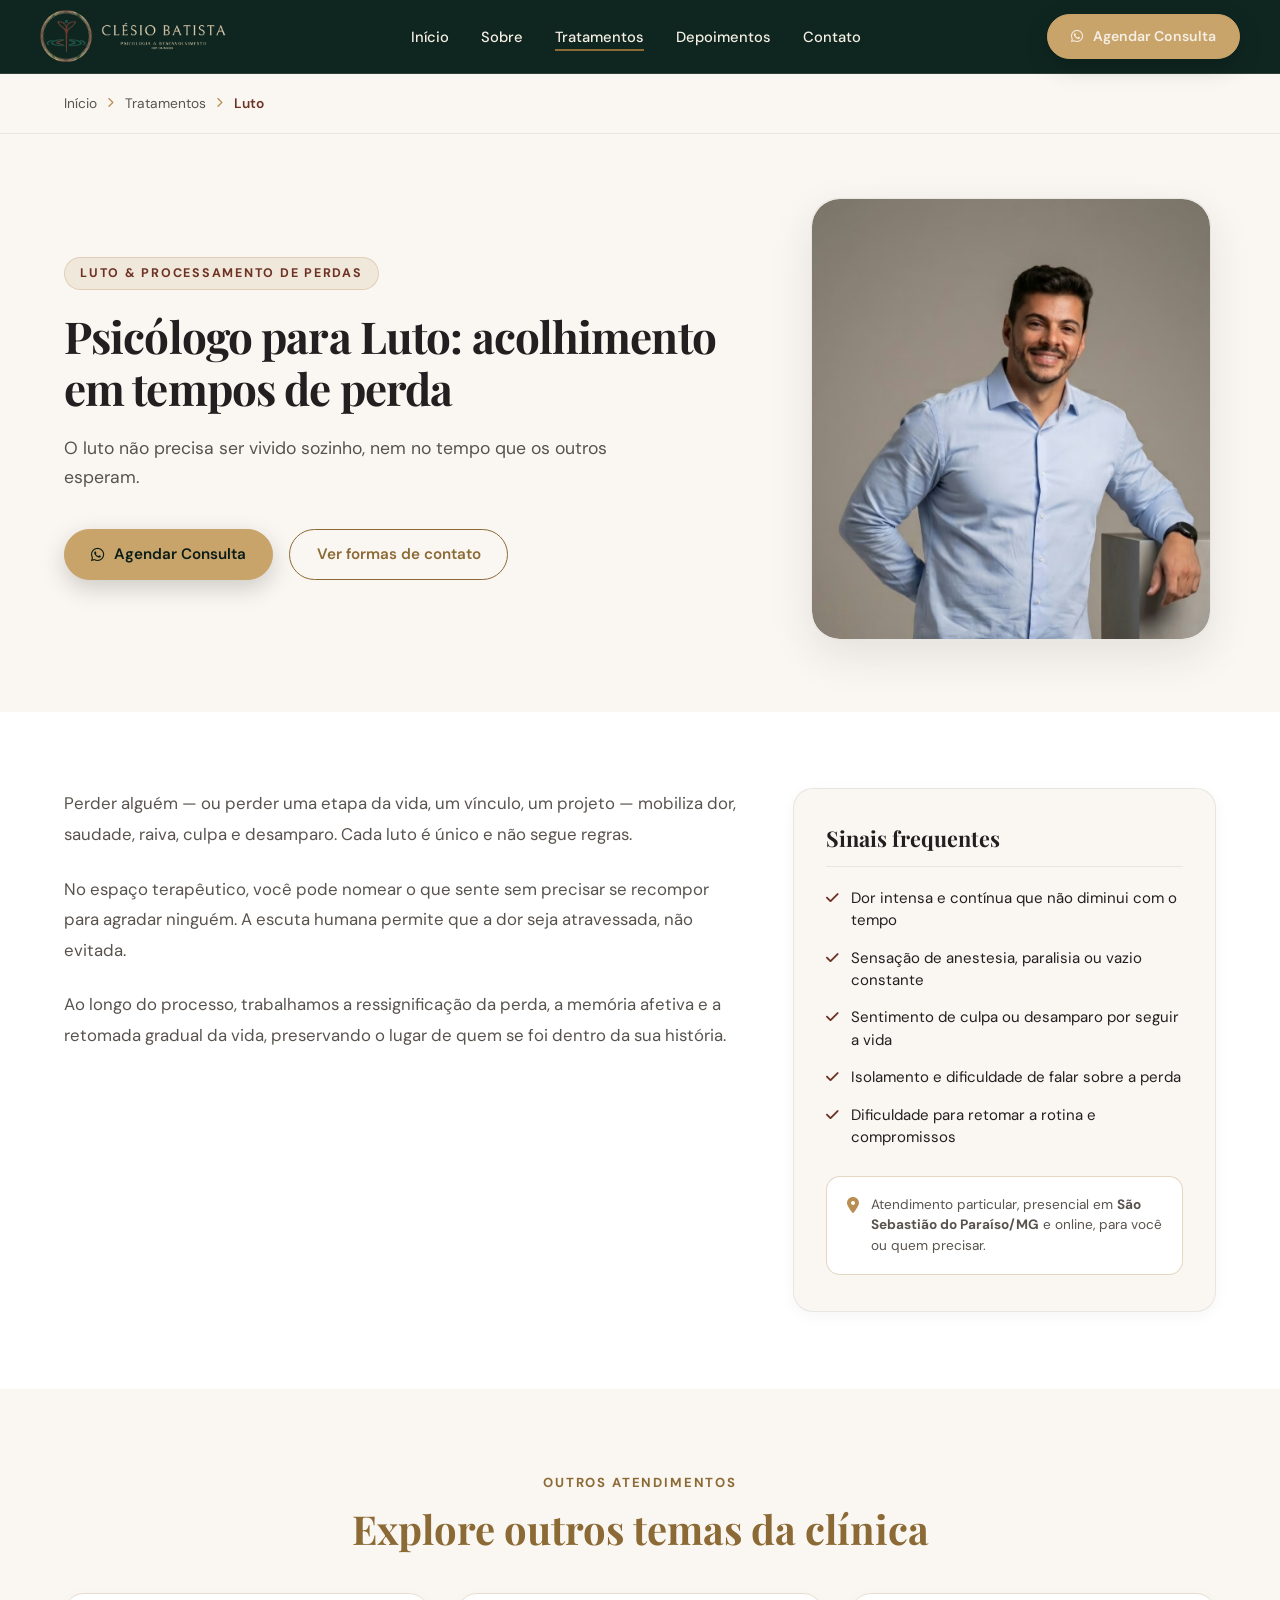
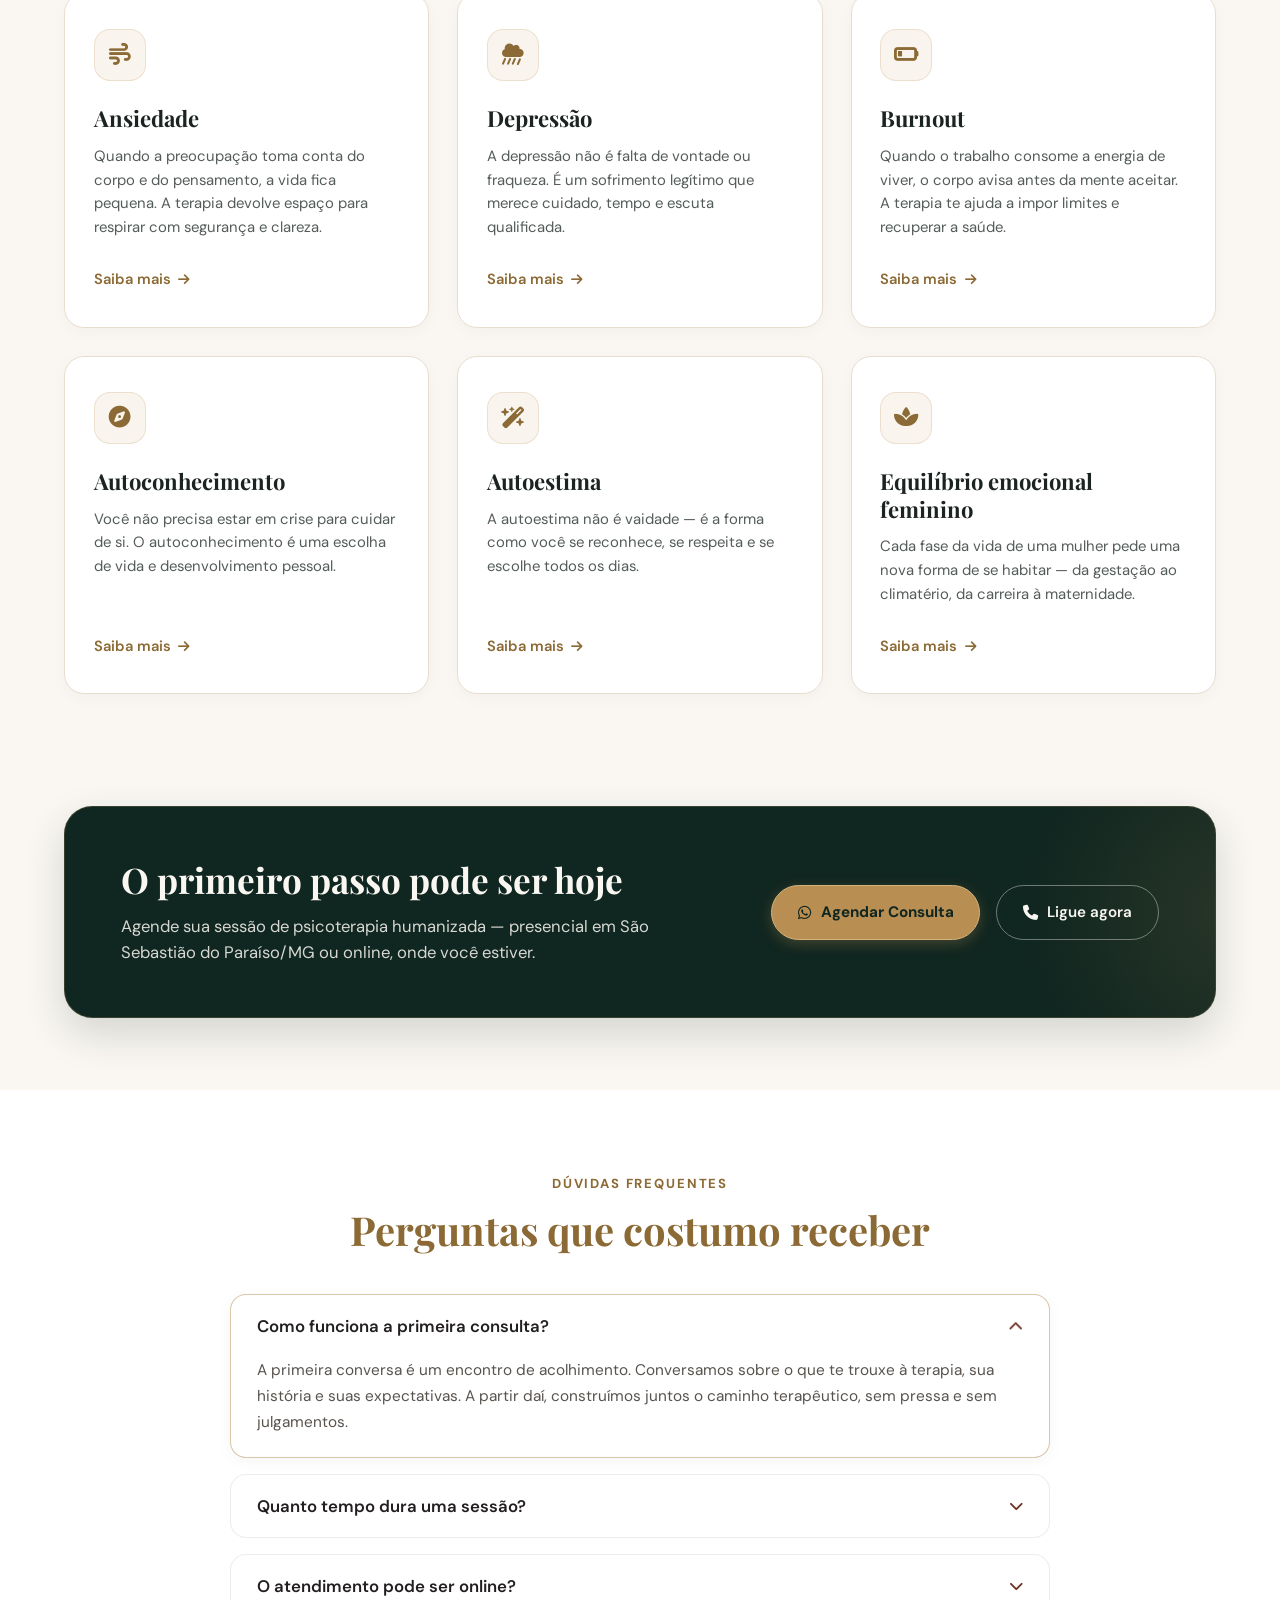
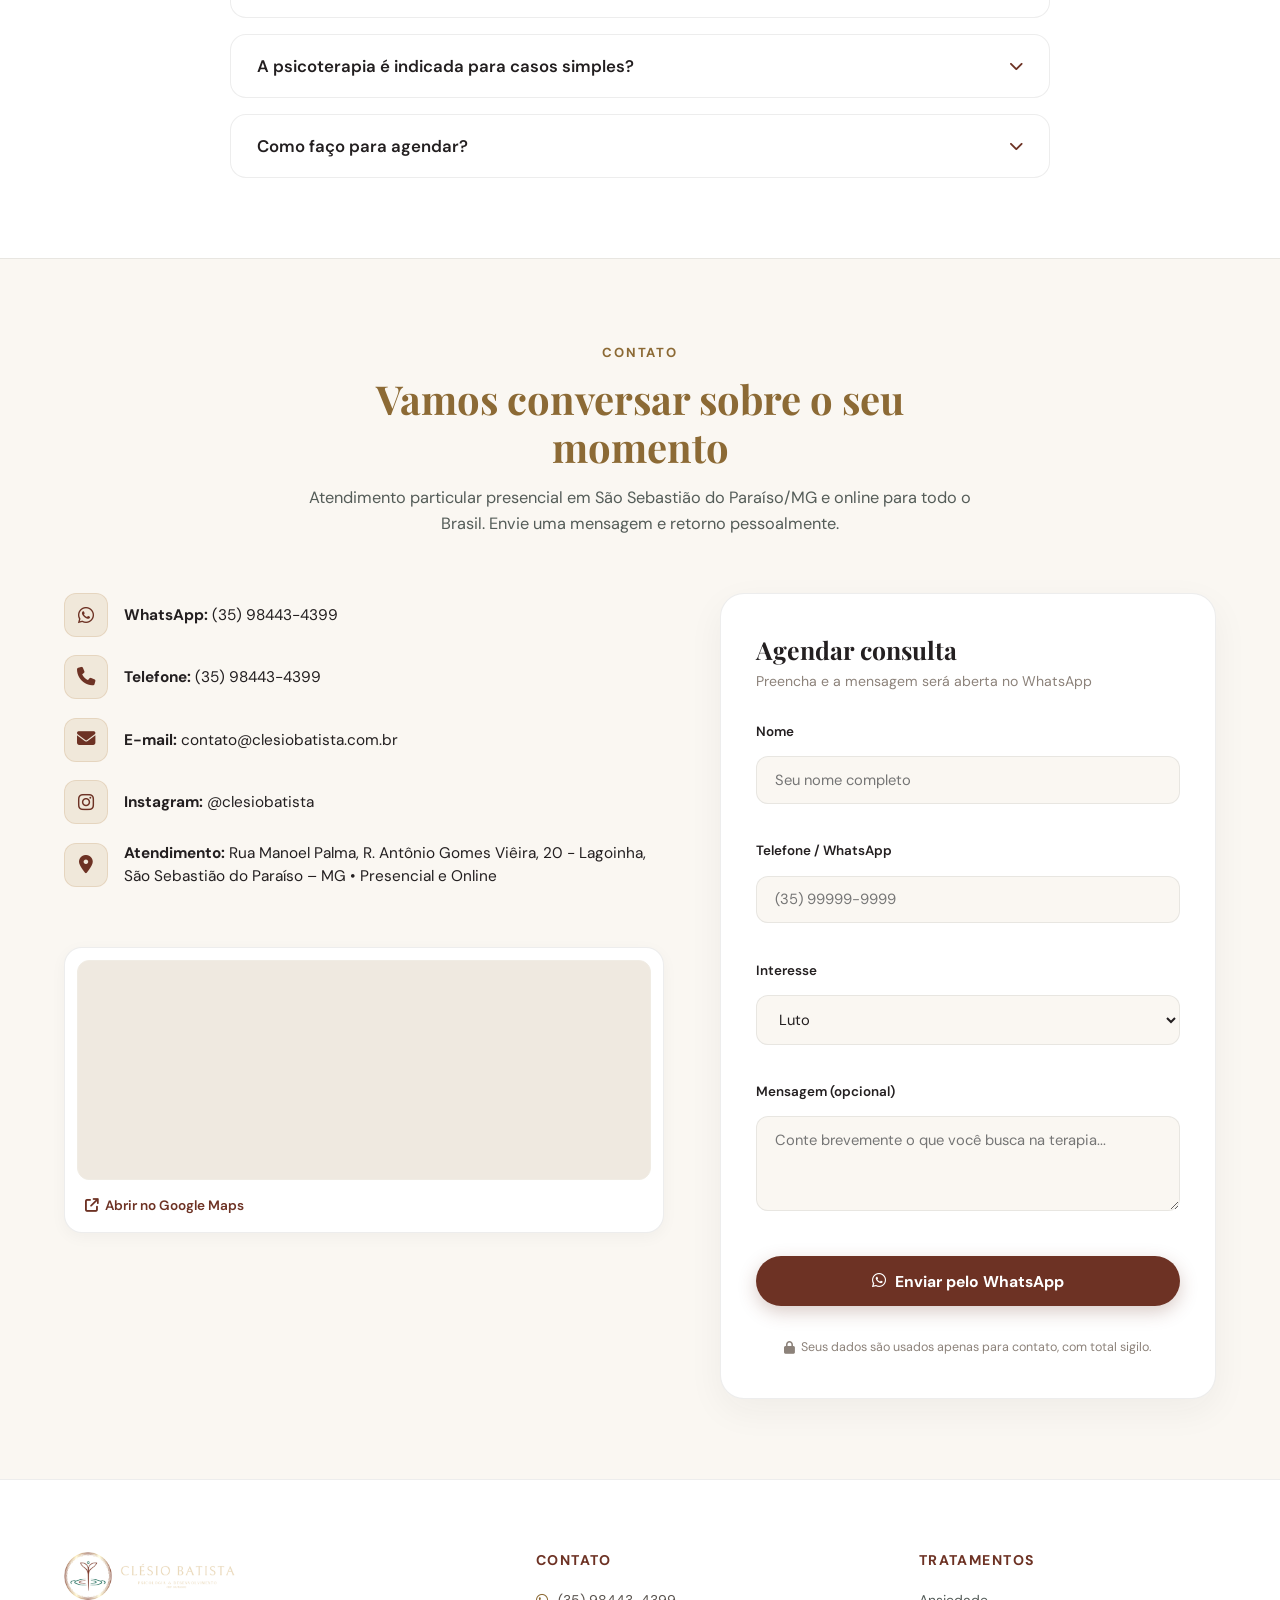
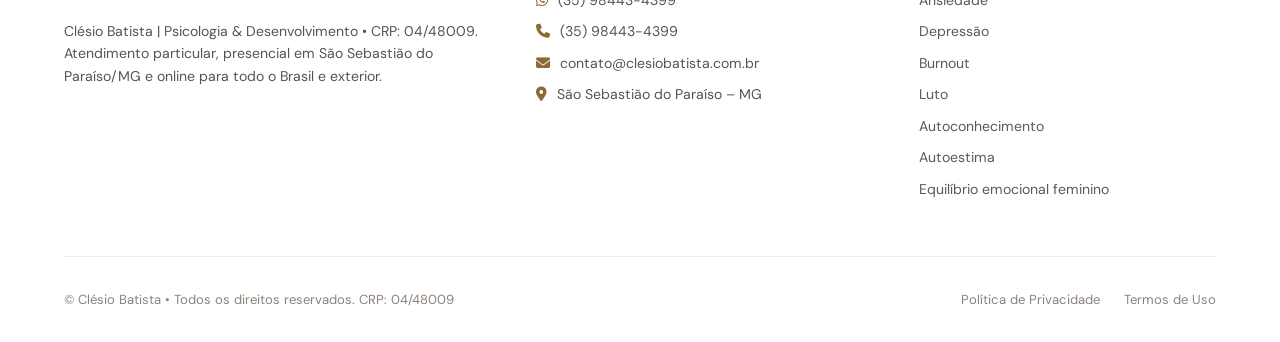
<file: luto.html>
<!DOCTYPE html>
<html lang="pt-BR">
<head>
  <!-- Google tag (gtag.js) -->
  <script async src="https://www.googletagmanager.com/gtag/js?id=AW-18509290192"></script>
  <script>
    window.dataLayer = window.dataLayer || [];
    function gtag(){dataLayer.push(arguments);}
    gtag('js', new Date());

    gtag('config', 'AW-18509290192');

    // Evento de conversão para Visualização de Página (AW-18509290192/CkcuCMr7v64dENC19flE)
    gtag('event', 'conversion', {
      'send_to': 'AW-18509290192/CkcuCMr7v64dENC19flE',
      'value': 1.0,
      'currency': 'BRL'
    });
  </script>

  <!-- Google Tag Manager -->
  <script>(function(w,d,s,l,i){w[l]=w[l]||[];w[l].push({'gtm.start':
  new Date().getTime(),event:'gtm.js'});var f=d.getElementsByTagName(s)[0],
  j=d.createElement(s),dl=l!='dataLayer'?'&l='+l:'';j.async=true;j.src=
  'https://www.googletagmanager.com/gtm.js?id='+i+dl;f.parentNode.insertBefore(j,f);
  })(window,document,'script','dataLayer','GTM-KT68LJHF');</script>
  <!-- End Google Tag Manager -->

  <meta charset="UTF-8">
  <meta name="viewport" content="width=device-width, initial-scale=1.0">
  <title>Luto | Clésio Batista • Psicologia & Desenvolvimento</title>
  <meta name="description" content="O luto não precisa ser vivido sozinho, nem no tempo que os outros esperam. Atendimento presencial em São Sebastião do Paraíso - MG e online para todo o Brasil e exterior com o psicólogo Clésio Batista (CRP 04/48009).">
  <meta name="author" content="Clésio Batista">
  <meta name="robots" content="index, follow, max-image-preview:large, max-snippet:-1, max-video-preview:-1">
  <meta name="google-site-verification" content="VN3GYIT4__oBTP339KpZtjMbLeRkMuadxFUYRd_H2RI">
  <meta name="msvalidate.01" content="0C95B0DE10591CE65220A8F22CC2A64A">
  <link rel="canonical" href="https://clesiobatista.com.br/luto.html">

  <!-- Palavras-chave SEO Estratégicas -->
  <meta name="keywords" content="Luto, Psicólogo Luto, Clésio Batista, psicólogo São Sebastião do Paraíso, terapia cognitivo comportamental, tratamento Luto, atendimento psicológico online, CRP 04/48009">

  <!-- Meta Geo Tags para Busca Local -->
  <meta name="geo.region" content="BR-MG">
  <meta name="geo.placename" content="São Sebastião do Paraíso">
  <meta name="geo.position" content="-20.9197504;-46.9834424">
  <meta name="ICBM" content="-20.9197504, -46.9834424">

  <!-- Open Graph / Redes Sociais & WhatsApp -->
  <meta property="og:locale" content="pt_BR">
  <meta property="og:type" content="article">
  <meta property="og:site_name" content="Clésio Batista | Psicologia & Desenvolvimento">
  <meta property="og:title" content="Luto | Clésio Batista • CRP 04/48009">
  <meta property="og:description" content="O luto não precisa ser vivido sozinho, nem no tempo que os outros esperam.">
  <meta property="og:url" content="https://clesiobatista.com.br/luto.html">
  <meta property="og:image" content="https://clesiobatista.com.br/assets/images/dr-clesio-azul.png?v=20261008">
  <meta property="og:image:width" content="1200">
  <meta property="og:image:height" content="630">
  <meta property="og:image:alt" content="Clésio Batista - Psicólogo para Luto">

  <!-- Twitter Card -->
  <meta name="twitter:card" content="summary_large_image">
  <meta name="twitter:title" content="Luto | Clésio Batista • CRP 04/48009">
  <meta name="twitter:description" content="O luto não precisa ser vivido sozinho, nem no tempo que os outros esperam.">
  <meta name="twitter:image" content="https://clesiobatista.com.br/assets/images/dr-clesio-azul.png?v=20261008">

  <!-- Schema.org JSON-LD (MedicalWebPage & Service) -->
  <script type="application/ld+json">
  {
    "@context": "https://schema.org",
    "@type": ["MedicalWebPage", "ItemPage"],
    "@id": "https://clesiobatista.com.br/luto.html#webpage",
    "url": "https://clesiobatista.com.br/luto.html",
    "name": "Luto | Clésio Batista",
    "description": "O luto não precisa ser vivido sozinho, nem no tempo que os outros esperam.",
    "isPartOf": {
      "@type": "WebSite",
      "name": "Clésio Batista | Psicologia & Desenvolvimento",
      "url": "https://clesiobatista.com.br/"
    },
    "mainEntity": {
      "@type": "Service",
      "name": "Atendimento Psicológico para Luto",
      "serviceType": "Luto",
      "provider": {
        "@type": ["Psychologist", "LocalBusiness"],
        "name": "Clésio Batista - Psicologia & Desenvolvimento",
        "telephone": "+55-35-98443-4399",
        "address": {
          "@type": "PostalAddress",
          "streetAddress": "Rua Manoel Palma, R. Antônio Gomes Viêira, 20 - Lagoinha",
          "addressLocality": "São Sebastião do Paraíso",
          "addressRegion": "MG",
          "postalCode": "37950-000",
          "addressCountry": "BR"
        }
      }
    }
  }
  </script>

  <!-- Favicon Oficial -->
  <link rel="icon" type="image/png" href="assets/images/favicon.png">
  <link rel="apple-touch-icon" href="assets/images/simbolo-clesio.png">

  <!-- Fontes Google (Playfair Display & DM Sans) -->
  <link rel="preconnect" href="https://fonts.googleapis.com">
  <link rel="preconnect" href="https://fonts.gstatic.com" crossorigin>
  <link href="https://fonts.googleapis.com/css2?family=DM+Sans:ital,opsz,wght@0,9..40,400..700;1,9..40,400..700&family=Playfair+Display:ital,wght@0,500;0,600;0,700;1,400;1,500;1,600;1,700&display=swap" rel="stylesheet">

  <!-- Ícones Font Awesome 6 -->
  <link rel="stylesheet" href="https://cdnjs.cloudflare.com/ajax/libs/font-awesome/6.4.2/css/all.min.css">

  <!-- Folhas de Estilos com Cache Busting -->
  <link rel="stylesheet" href="styles.css?v=20261008_03">
  <link rel="stylesheet" href="topic.css?v=20261008_03">
  <link rel="stylesheet" href="theme.css?v=20261103b">

  <!-- Estilo Crítico Estrutural (Garante renderização imediata sem dependência de cache de navegador) -->
  <style>
    [data-reveal] { opacity: 1 !important; transform: none !important; }
    .breadcrumb-list { display: flex !important; list-style: none !important; padding: 0 !important; margin: 0 !important; gap: 0.65rem; }
    .breadcrumb-list li { display: inline-flex !important; list-style: none !important; }
    .topic-hero-grid { display: grid !important; grid-template-columns: 1.25fr 0.75fr !important; gap: 3.5rem !important; align-items: center !important; }
    .topic-hero-image-wrap { max-width: 400px !important; border-radius: 28px !important; overflow: hidden !important; }
    .topic-hero-image-wrap img, .topic-hero-img { width: 100% !important; max-width: 400px !important; height: 440px !important; object-fit: cover !important; object-position: center top !important; border-radius: 28px !important; display: block !important; }
    .topic-main-grid { display: grid !important; grid-template-columns: 1.35fr 0.85fr !important; gap: 3.5rem !important; align-items: start !important; }
    .services-clean-grid { display: grid !important; grid-template-columns: repeat(3, 1fr) !important; gap: 1.75rem !important; }
    .topic-banner-pill-card { display: flex !important; align-items: center !important; justify-content: space-between !important; border-radius: 28px !important; }
    .topic-contact-grid { display: grid !important; grid-template-columns: 1.15fr 0.95fr !important; gap: 3.5rem !important; }
    .topic-footer-grid { display: grid !important; grid-template-columns: 1.4fr 1.1fr 1fr !important; gap: 3.5rem !important; }
    ul.topic-checklist, ul.topic-contact-items-list, ul.topic-footer-links-list { list-style: none !important; padding: 0 !important; }
    @media (max-width: 992px) {
      .topic-hero-grid, .topic-main-grid, .topic-contact-grid, .topic-footer-grid { grid-template-columns: 1fr !important; }
      .services-clean-grid { grid-template-columns: repeat(2, 1fr) !important; }
      .topic-hero-image-wrap img, .topic-hero-img { height: 360px !important; }
      .topic-banner-pill-card { flex-direction: column !important; }
    }
    @media (max-width: 640px) {
      .services-clean-grid { grid-template-columns: 1fr !important; }
    }
  </style>
</head>
<body>
  <!-- Google Tag Manager (noscript) -->
  <noscript><iframe src="https://www.googletagmanager.com/ns.html?id=GTM-KT68LJHF"
  height="0" width="0" style="display:none;visibility:hidden"></iframe></noscript>
  <!-- End Google Tag Manager (noscript) -->

  <!-- ==========================================================================
       HEADER & NAVBAR FIXA (MOCKUP)
       ========================================================================== -->
  <header class="header-navbar">
    <div class="container nav-wrapper">
      <a href="index.html#inicio" class="brand-identity" aria-label="Página Inicial - Clésio Batista">
        <img src="assets/images/logo-horizontal-claro.png?v=20261103" alt="Clésio Batista - Psicologia & Desenvolvimento • CRP 04/48009" class="nav-brand-logo">
      </a>

      <!-- Menu Desktop -->
      <nav>
        <ul class="nav-menu-links" id="navMenu">
          <li><a href="index.html#inicio" class="nav-item-link">Início</a></li>
          <li><a href="index.html#sobre" class="nav-item-link">Sobre</a></li>
          <li><a href="index.html#servicos" class="nav-item-link active">Tratamentos</a></li>
          <li><a href="index.html#depoimentos" class="nav-item-link">Depoimentos</a></li>
          <li><a href="#contato" class="nav-item-link">Contato</a></li>
        </ul>
      </nav>

      <!-- Botão CTA Header -->
      <div class="nav-action-cta">
        <a href="https://wa.me/5535984434399?text=Ol%C3%A1%2C%20Cl%C3%A9sio!%20Gostaria%20de%20mais%20informa%C3%A7%C3%B5es%20sobre%20seus%20atendimentos." target="_blank" rel="noopener noreferrer" class="btn btn-primary btn-sm">
          <i class="fa-brands fa-whatsapp"></i> Agendar Consulta
        </a>
      </div>

      <!-- Toggle Mobile -->
      <button class="mobile-toggle" id="mobileToggle" aria-label="Abrir menu de navegação" aria-expanded="false" aria-controls="navMenu">
        <i class="fa-solid fa-bars"></i>
      </button>
    </div>
  </header>

  <main>
    <!-- ==========================================================================
         BREADCRUMB
         ========================================================================== -->
    <nav class="breadcrumb-container" aria-label="Navegação estrutural">
      <div class="container">
        <ul class="breadcrumb-list">
          <li><a href="index.html">Início</a></li>
          <li class="separator"><i class="fa-solid fa-chevron-right"></i></li>
          <li><a href="index.html#servicos">Tratamentos</a></li>
          <li class="separator"><i class="fa-solid fa-chevron-right"></i></li>
          <li class="current">Luto</li>
        </ul>
      </div>
    </nav>

    <!-- ==========================================================================
         TOPIC HERO SECTION (MOCKUP: TAG + H1 + DESC + 2 BOTÕES + FOTO DO PROFISSIONAL)
         ========================================================================== -->
    <section class="topic-hero-section">
      <div class="container topic-hero-grid">
        <div class="topic-hero-content">
          <span class="topic-pill-badge">LUTO & PROCESSAMENTO DE PERDAS</span>
          <h1 class="topic-hero-title">Psicólogo para Luto: acolhimento em tempos de perda</h1>
          <p class="topic-hero-desc">O luto não precisa ser vivido sozinho, nem no tempo que os outros esperam.</p>
          
          <div class="topic-hero-ctas">
            <a href="https://wa.me/5535984434399?text=Ol%C3%A1%2C%20Cl%C3%A9sio!%20Gostaria%20de%20mais%20informa%C3%A7%C3%B5es%20sobre%20seus%20atendimentos." target="_blank" rel="noopener noreferrer" class="btn btn-primary">
              <i class="fa-brands fa-whatsapp"></i> Agendar Consulta
            </a>
            <a href="#contato" class="btn btn-outline">
              Ver formas de contato
            </a>
          </div>
        </div>

        <div class="topic-hero-image-wrap">
          <img src="assets/images/dr-clesio-azul.png?v=20261008" alt="Clésio Batista Psicólogo" class="topic-hero-img">
        </div>
      </div>
    </section>

    <!-- ==========================================================================
         TOPIC MAIN CONTENT & CARD SINAIS FREQUENTES
         ========================================================================== -->
    <section class="topic-main-section">
      <div class="container topic-main-grid">
        
        <!-- PROSE CONTENT (ESQUERDA) -->
        <div class="topic-prose-content">
          <p>Perder alguém — ou perder uma etapa da vida, um vínculo, um projeto — mobiliza dor, saudade, raiva, culpa e desamparo. Cada luto é único e não segue regras.</p>
<p>No espaço terapêutico, você pode nomear o que sente sem precisar se recompor para agradar ninguém. A escuta humana permite que a dor seja atravessada, não evitada.</p>
<p>Ao longo do processo, trabalhamos a ressignificação da perda, a memória afetiva e a retomada gradual da vida, preservando o lugar de quem se foi dentro da sua história.</p>
        </div>

        <!-- SIDEBAR CARD (DIREITA: SINAIS FREQUENTES) -->
        <aside class="topic-sidebar-card">
          <h3 class="topic-sidebar-title">Sinais frequentes</h3>
          <ul class="topic-checklist">

              <li><i class="fa-solid fa-check"></i> <span>Dor intensa e contínua que não diminui com o tempo</span></li>
  

              <li><i class="fa-solid fa-check"></i> <span>Sensação de anestesia, paralisia ou vazio constante</span></li>
  

              <li><i class="fa-solid fa-check"></i> <span>Sentimento de culpa ou desamparo por seguir a vida</span></li>
  

              <li><i class="fa-solid fa-check"></i> <span>Isolamento e dificuldade de falar sobre a perda</span></li>
  

              <li><i class="fa-solid fa-check"></i> <span>Dificuldade para retomar a rotina e compromissos</span></li>
  
          </ul>

          <div class="topic-location-note">
            <i class="fa-solid fa-location-dot"></i>
            <span>Atendimento particular, presencial em <strong>São Sebastião do Paraíso/MG</strong> e online, para você ou quem precisar.</span>
          </div>
        </aside>

      </div>
    </section>

    <!-- ==========================================================================
         EXPLORE OUTROS TEMAS DA CLÍNICA (MOCKUP)
         ========================================================================== -->
    <section class="servicos-section">
      <div class="container">
        <div class="section-header-center">
          <span class="eyebrow">OUTROS ATENDIMENTOS</span>
          <h2 class="section-main-title">Explore outros temas da clínica</h2>
        </div>

        <div class="services-clean-grid">

          <!-- Card: Ansiedade -->
          <a href="ansiedade.html" class="topic-card-item">
            <div>
              <div class="topic-card-icon-circle">
                <i class="fa-solid fa-wind"></i>
              </div>
              <h3 class="topic-card-title">Ansiedade</h3>
              <p class="topic-card-desc">Quando a preocupação toma conta do corpo e do pensamento, a vida fica pequena. A terapia devolve espaço para respirar com segurança e clareza.</p>
            </div>
            <span class="topic-card-link">Saiba mais <i class="fa-solid fa-arrow-right"></i></span>
          </a>
  

          <!-- Card: Depressão -->
          <a href="depressao.html" class="topic-card-item">
            <div>
              <div class="topic-card-icon-circle">
                <i class="fa-solid fa-cloud-showers-heavy"></i>
              </div>
              <h3 class="topic-card-title">Depressão</h3>
              <p class="topic-card-desc">A depressão não é falta de vontade ou fraqueza. É um sofrimento legítimo que merece cuidado, tempo e escuta qualificada.</p>
            </div>
            <span class="topic-card-link">Saiba mais <i class="fa-solid fa-arrow-right"></i></span>
          </a>
  

          <!-- Card: Burnout -->
          <a href="burnout.html" class="topic-card-item">
            <div>
              <div class="topic-card-icon-circle">
                <i class="fa-solid fa-battery-quarter"></i>
              </div>
              <h3 class="topic-card-title">Burnout</h3>
              <p class="topic-card-desc">Quando o trabalho consome a energia de viver, o corpo avisa antes da mente aceitar. A terapia te ajuda a impor limites e recuperar a saúde.</p>
            </div>
            <span class="topic-card-link">Saiba mais <i class="fa-solid fa-arrow-right"></i></span>
          </a>
  

          <!-- Card: Autoconhecimento -->
          <a href="autoconhecimento.html" class="topic-card-item">
            <div>
              <div class="topic-card-icon-circle">
                <i class="fa-solid fa-compass"></i>
              </div>
              <h3 class="topic-card-title">Autoconhecimento</h3>
              <p class="topic-card-desc">Você não precisa estar em crise para cuidar de si. O autoconhecimento é uma escolha de vida e desenvolvimento pessoal.</p>
            </div>
            <span class="topic-card-link">Saiba mais <i class="fa-solid fa-arrow-right"></i></span>
          </a>
  

          <!-- Card: Autoestima -->
          <a href="autoestima.html" class="topic-card-item">
            <div>
              <div class="topic-card-icon-circle">
                <i class="fa-solid fa-wand-magic-sparkles"></i>
              </div>
              <h3 class="topic-card-title">Autoestima</h3>
              <p class="topic-card-desc">A autoestima não é vaidade — é a forma como você se reconhece, se respeita e se escolhe todos os dias.</p>
            </div>
            <span class="topic-card-link">Saiba mais <i class="fa-solid fa-arrow-right"></i></span>
          </a>
  

          <!-- Card: Equilíbrio emocional feminino -->
          <a href="equilibrio-feminino.html" class="topic-card-item">
            <div>
              <div class="topic-card-icon-circle">
                <i class="fa-solid fa-spa"></i>
              </div>
              <h3 class="topic-card-title">Equilíbrio emocional feminino</h3>
              <p class="topic-card-desc">Cada fase da vida de uma mulher pede uma nova forma de se habitar — da gestação ao climatério, da carreira à maternidade.</p>
            </div>
            <span class="topic-card-link">Saiba mais <i class="fa-solid fa-arrow-right"></i></span>
          </a>
  
        </div>
      </div>
    </section>

    <!-- ==========================================================================
         BANNER DE CONVERSÃO EM PÍLULA (MOCKUP: O PRIMEIRO PASSO PODE SER HOJE)
         ========================================================================== -->
    <section class="topic-banner-section" style="padding: 2rem 0 4.5rem;">
      <div class="container">
        <div class="topic-banner-pill-card">
          <div class="topic-banner-pill-text">
            <h2 class="topic-banner-pill-title">O primeiro passo pode ser hoje</h2>
            <p class="topic-banner-pill-desc">
              Agende sua sessão de psicoterapia humanizada — presencial em São Sebastião do Paraíso/MG ou online, onde você estiver.
            </p>
          </div>
          <div class="topic-banner-pill-actions">
            <a href="https://wa.me/5535984434399?text=Ol%C3%A1%2C%20Cl%C3%A9sio!%20Gostaria%20de%20mais%20informa%C3%A7%C3%B5es%20sobre%20seus%20atendimentos." target="_blank" rel="noopener noreferrer" class="btn-banner-gold">
              <i class="fa-brands fa-whatsapp"></i> Agendar Consulta
            </a>
            <a href="tel:+5535984434399" class="btn-banner-outline">
              <i class="fa-solid fa-phone"></i> Ligue agora
            </a>
          </div>
        </div>
      </div>
    </section>

    <!-- ==========================================================================
         FAQ ACCORDION (MOCKUP: PERGUNTAS QUE COSTUMO RECEBER)
         ========================================================================== -->
    <section class="faq-section">
      <div class="container">
        <div class="section-header-center">
          <span class="eyebrow">DÚVIDAS FREQUENTES</span>
          <h2 class="section-main-title">Perguntas que costumo receber</h2>
        </div>

        <div class="faq-accordion-container">
          <div class="faq-item active">
            <button class="faq-button" type="button">
              <span>Como funciona a primeira consulta?</span>
              <i class="fa-solid fa-chevron-down"></i>
            </button>
            <div class="faq-answer">
              <p>A primeira conversa é um encontro de acolhimento. Conversamos sobre o que te trouxe à terapia, sua história e suas expectativas. A partir daí, construímos juntos o caminho terapêutico, sem pressa e sem julgamentos.</p>
            </div>
          </div>

          <div class="faq-item">
            <button class="faq-button" type="button">
              <span>Quanto tempo dura uma sessão?</span>
              <i class="fa-solid fa-chevron-down"></i>
            </button>
            <div class="faq-answer">
              <p>As sessões individuais de psicoterapia têm duração média de 50 minutos, com frequência semanal ou quinzenal, conforme a avaliação clínica e necessidade de cada pessoa.</p>
            </div>
          </div>

          <div class="faq-item">
            <button class="faq-button" type="button">
              <span>O atendimento pode ser online?</span>
              <i class="fa-solid fa-chevron-down"></i>
            </button>
            <div class="faq-answer">
              <p>Sim! O atendimento online tem a mesma eficácia comprovada do presencial, autorizado pelo CFP, com total sigilo e comodidade para você realizar de onde estiver.</p>
            </div>
          </div>

          <div class="faq-item">
            <button class="faq-button" type="button">
              <span>A psicoterapia é indicada para casos simples?</span>
              <i class="fa-solid fa-chevron-down"></i>
            </button>
            <div class="faq-answer">
              <p>Sim. Você não precisa esperar uma crise profunda para buscar ajuda. A terapia é um espaço de prevenção, autoconhecimento e alívio para qualquer sofrimento ou momento de transição emocional.</p>
            </div>
          </div>

          <div class="faq-item">
            <button class="faq-button" type="button">
              <span>Como faço para agendar?</span>
              <i class="fa-solid fa-chevron-down"></i>
            </button>
            <div class="faq-answer">
              <p>Você pode clicar nos botões de WhatsApp desta página ou preencher o formulário abaixo. Retornarei o contato para combinarmos o melhor dia e horário para você.</p>
            </div>
          </div>
        </div>
      </div>
    </section>

    <!-- ==========================================================================
         SEÇÃO DE CONTATO COMPLETA (MOCKUP: VAMOS CONVERSAR SOBRE O SEU MOMENTO)
         ========================================================================== -->
    <section class="topic-contact-section" id="contato">
      <div class="container">
        <div class="topic-contact-header">
          <span class="eyebrow">CONTATO</span>
          <h2 class="section-main-title">Vamos conversar sobre o seu momento</h2>
          <p class="section-subtitle">
            Atendimento particular presencial em São Sebastião do Paraíso/MG e online para todo o Brasil. Envie uma mensagem e retorno pessoalmente.
          </p>
        </div>

        <div class="topic-contact-grid">
          <!-- Coluna 1: Informações de Contato + Card do Mapa -->
          <div class="topic-contact-info-col">
            <ul class="topic-contact-items-list">
              <li class="topic-contact-item-row">
                <div class="topic-contact-icon-box">
                  <i class="fa-brands fa-whatsapp"></i>
                </div>
                <div>
                  <strong>WhatsApp:</strong> <a href="https://wa.me/5535984434399" target="_blank" rel="noopener noreferrer">(35) 98443-4399</a>
                </div>
              </li>
              <li class="topic-contact-item-row">
                <div class="topic-contact-icon-box">
                  <i class="fa-solid fa-phone"></i>
                </div>
                <div>
                  <strong>Telefone:</strong> <a href="tel:+5535984434399">(35) 98443-4399</a>
                </div>
              </li>
              <li class="topic-contact-item-row">
                <div class="topic-contact-icon-box">
                  <i class="fa-solid fa-envelope"></i>
                </div>
                <div>
                  <strong>E-mail:</strong> <a href="mailto:contato@clesiobatista.com.br">contato@clesiobatista.com.br</a>
                </div>
              </li>
              <li class="topic-contact-item-row">
                <div class="topic-contact-icon-box">
                  <i class="fa-brands fa-instagram"></i>
                </div>
                <div>
                  <strong>Instagram:</strong> <a href="https://instagram.com" target="_blank" rel="noopener noreferrer">@clesiobatista</a>
                </div>
              </li>
              <li class="topic-contact-item-row">
                <div class="topic-contact-icon-box">
                  <i class="fa-solid fa-location-dot"></i>
                </div>
                <div>
                  <strong>Atendimento:</strong> Rua Manoel Palma, R. Antônio Gomes Viêira, 20 - Lagoinha, São Sebastião do Paraíso – MG • Presencial e Online
                </div>
              </li>
            </ul>

            <!-- Prévia do Mapa -->
            <div class="topic-map-preview-card">
              <div class="topic-map-image-frame">
                <iframe src="https://maps.google.com/maps?q=Rua%20Manoel%20Palma%2C%2020%2C%20Lagoinha%2C%20S%C3%A3o%20Sebasti%C3%A3o%20do%20Para%C3%ADso%20-%20MG&t=&z=16&ie=UTF8&iwloc=&output=embed" title="Localização São Sebastião do Paraíso - MG" loading="lazy"></iframe>
              </div>
              <a href="https://www.google.com/maps/place/Psic%C3%B3logo+Cl%C3%A9sio+Pimenta/@-20.9197504,-46.9834424,17z/data=!3m1!4b1!4m6!3m5!1s0x94b7179c0cd8a1a7:0x1cf9488d000985c5!8m2!3d-20.9197504!4d-46.9834424!16s%2Fg%2F11hbfh08fh" target="_blank" rel="noopener noreferrer" class="topic-map-link-btn">
                <i class="fa-solid fa-arrow-up-right-from-square"></i> Abrir no Google Maps
              </a>
            </div>
          </div>

          <!-- Coluna 2: Formulário Interativo de Agendamento -->
          <div class="topic-contact-form-card">
            <h3 class="topic-form-title">Agendar consulta</h3>
            <p class="topic-form-subtitle">Preencha e a mensagem será aberta no WhatsApp</p>

            <form class="topic-whatsapp-form">
              <div class="topic-form-field">
                <label class="topic-form-label" for="formNome">Nome</label>
                <input type="text" id="formNome" name="nome" class="topic-form-input" placeholder="Seu nome completo" required>
              </div>

              <div class="topic-form-field">
                <label class="topic-form-label" for="formTelefone">Telefone / WhatsApp</label>
                <input type="tel" id="formTelefone" name="telefone" class="topic-form-input" placeholder="(35) 99999-9999" required>
              </div>

              <div class="topic-form-field">
                <label class="topic-form-label" for="formInteresse">Interesse</label>
                <select id="formInteresse" name="interesse" class="topic-form-select">

                    <option value="Ansiedade" >Ansiedade</option>
  
                    <option value="Depressão" >Depressão</option>
  
                    <option value="Burnout" >Burnout</option>
  
                    <option value="Luto" selected>Luto</option>
  
                    <option value="Autoconhecimento" >Autoconhecimento</option>
  
                    <option value="Autoestima" >Autoestima</option>
  
                    <option value="Equilíbrio emocional feminino" >Equilíbrio emocional feminino</option>
  
                    <option value="Terapia de Casal" >Terapia de Casal</option>
  
                    <option value="Psicologia Esportiva & eSports" >Psicologia Esportiva & eSports</option>
  
                    <option value="Adequação NR-01 & Corporativo" >Adequação NR-01 & Corporativo</option>
  
                    <option value="Perícias & Assistência Técnica" >Perícias & Assistência Técnica</option>
  
                    <option value="Palestras & Workshops" >Palestras & Workshops</option>
  
                </select>
              </div>

              <div class="topic-form-field">
                <label class="topic-form-label" for="formMensagem">Mensagem (opcional)</label>
                <textarea id="formMensagem" name="mensagem" class="topic-form-textarea" placeholder="Conte brevemente o que você busca na terapia..."></textarea>
              </div>

              <button type="submit" class="btn-whatsapp-submit">
                <i class="fa-brands fa-whatsapp"></i> Enviar pelo WhatsApp
              </button>

              <p class="topic-form-microcopy">
                <i class="fa-solid fa-lock"></i> Seus dados são usados apenas para contato, com total sigilo.
              </p>
            </form>
          </div>
        </div>
      </div>
    </section>

  </main>

  <!-- ==========================================================================
       RODAPÉ LIGHT (MOCKUP: 3 COLUNAS)
       ========================================================================== -->
  <footer class="topic-footer-light">
    <div class="container">
      <div class="topic-footer-grid">
        <!-- Coluna 1: Marca & Registro -->
        <div class="topic-footer-col">
          <div class="topic-footer-brand-header">
            <img src="assets/images/logo-horizontal-claro.png?v=20261103" alt="Clésio Batista" class="topic-footer-logo-img">
          </div>
          <p class="topic-footer-desc">
            Clésio Batista | Psicologia & Desenvolvimento • CRP: 04/48009.<br>
            Atendimento particular, presencial em São Sebastião do Paraíso/MG e online para todo o Brasil e exterior.
          </p>
        </div>

        <!-- Coluna 2: Contato -->
        <div class="topic-footer-col">
          <h4>CONTATO</h4>
          <ul class="topic-footer-links-list">
            <li><i class="fa-brands fa-whatsapp" style="color: var(--primary); margin-right: 0.4rem;"></i> (35) 98443-4399</li>
            <li><i class="fa-solid fa-phone" style="color: var(--primary); margin-right: 0.4rem;"></i> (35) 98443-4399</li>
            <li><i class="fa-solid fa-envelope" style="color: var(--primary); margin-right: 0.4rem;"></i> contato@clesiobatista.com.br</li>
            <li><i class="fa-solid fa-location-dot" style="color: var(--primary); margin-right: 0.4rem;"></i> São Sebastião do Paraíso – MG</li>
          </ul>
        </div>

        <!-- Coluna 3: Tratamentos -->
        <div class="topic-footer-col">
          <h4>TRATAMENTOS</h4>
          <ul class="topic-footer-links-list">
            <li><a href="ansiedade.html">Ansiedade</a></li>
            <li><a href="depressao.html">Depressão</a></li>
            <li><a href="burnout.html">Burnout</a></li>
            <li><a href="luto.html">Luto</a></li>
            <li><a href="autoconhecimento.html">Autoconhecimento</a></li>
            <li><a href="autoestima.html">Autoestima</a></li>
            <li><a href="equilibrio-feminino.html">Equilíbrio emocional feminino</a></li>
          </ul>
        </div>
      </div>

      <!-- Barra Inferior -->
      <div class="topic-footer-bottom-bar">
        <span>© Clésio Batista • Todos os direitos reservados. CRP: 04/48009</span>
        <div style="display: flex; gap: 1.5rem;">
          <a href="#" style="color: inherit;">Política de Privacidade</a>
          <a href="#" style="color: inherit;">Termos de Uso</a>
        </div>
      </div>
    </div>
  </footer>

  <!-- Scripts -->
  <script src="script.js?v=20261008_03"></script>
</body>
</html>
</file>
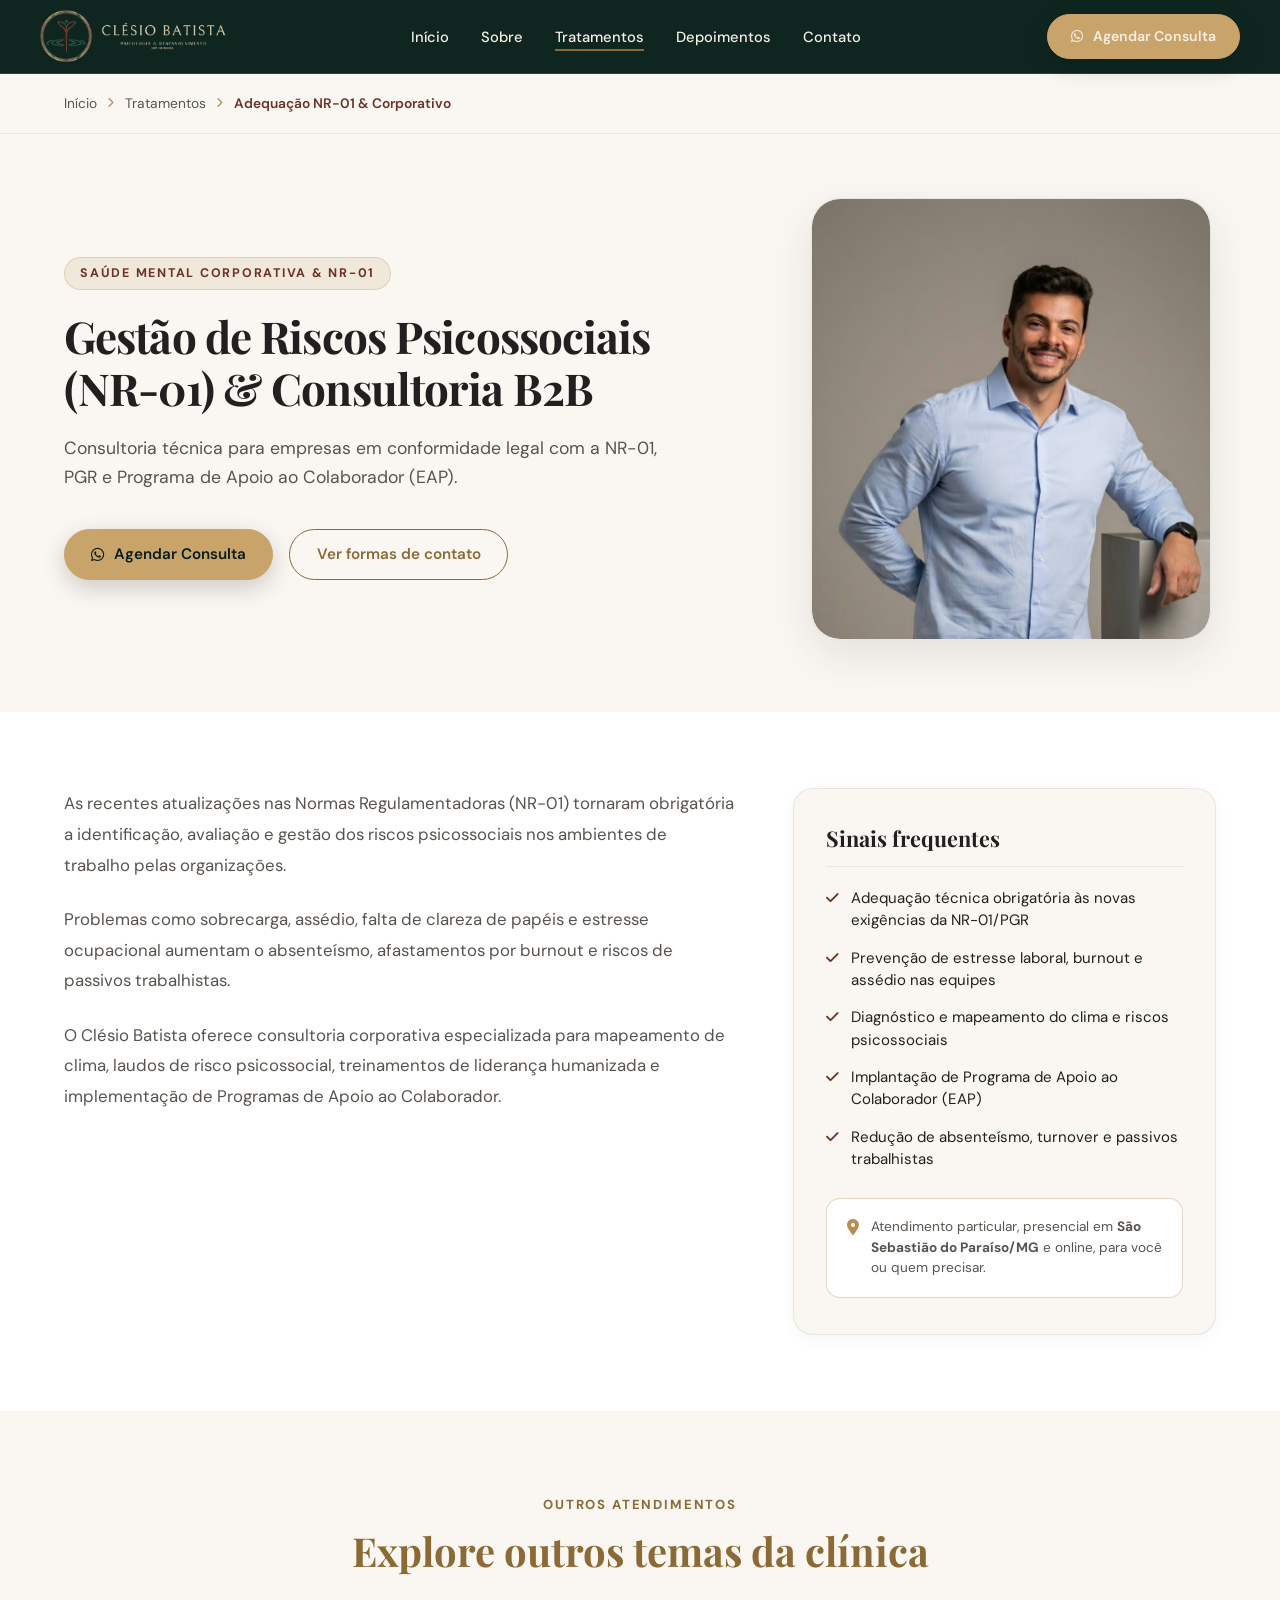
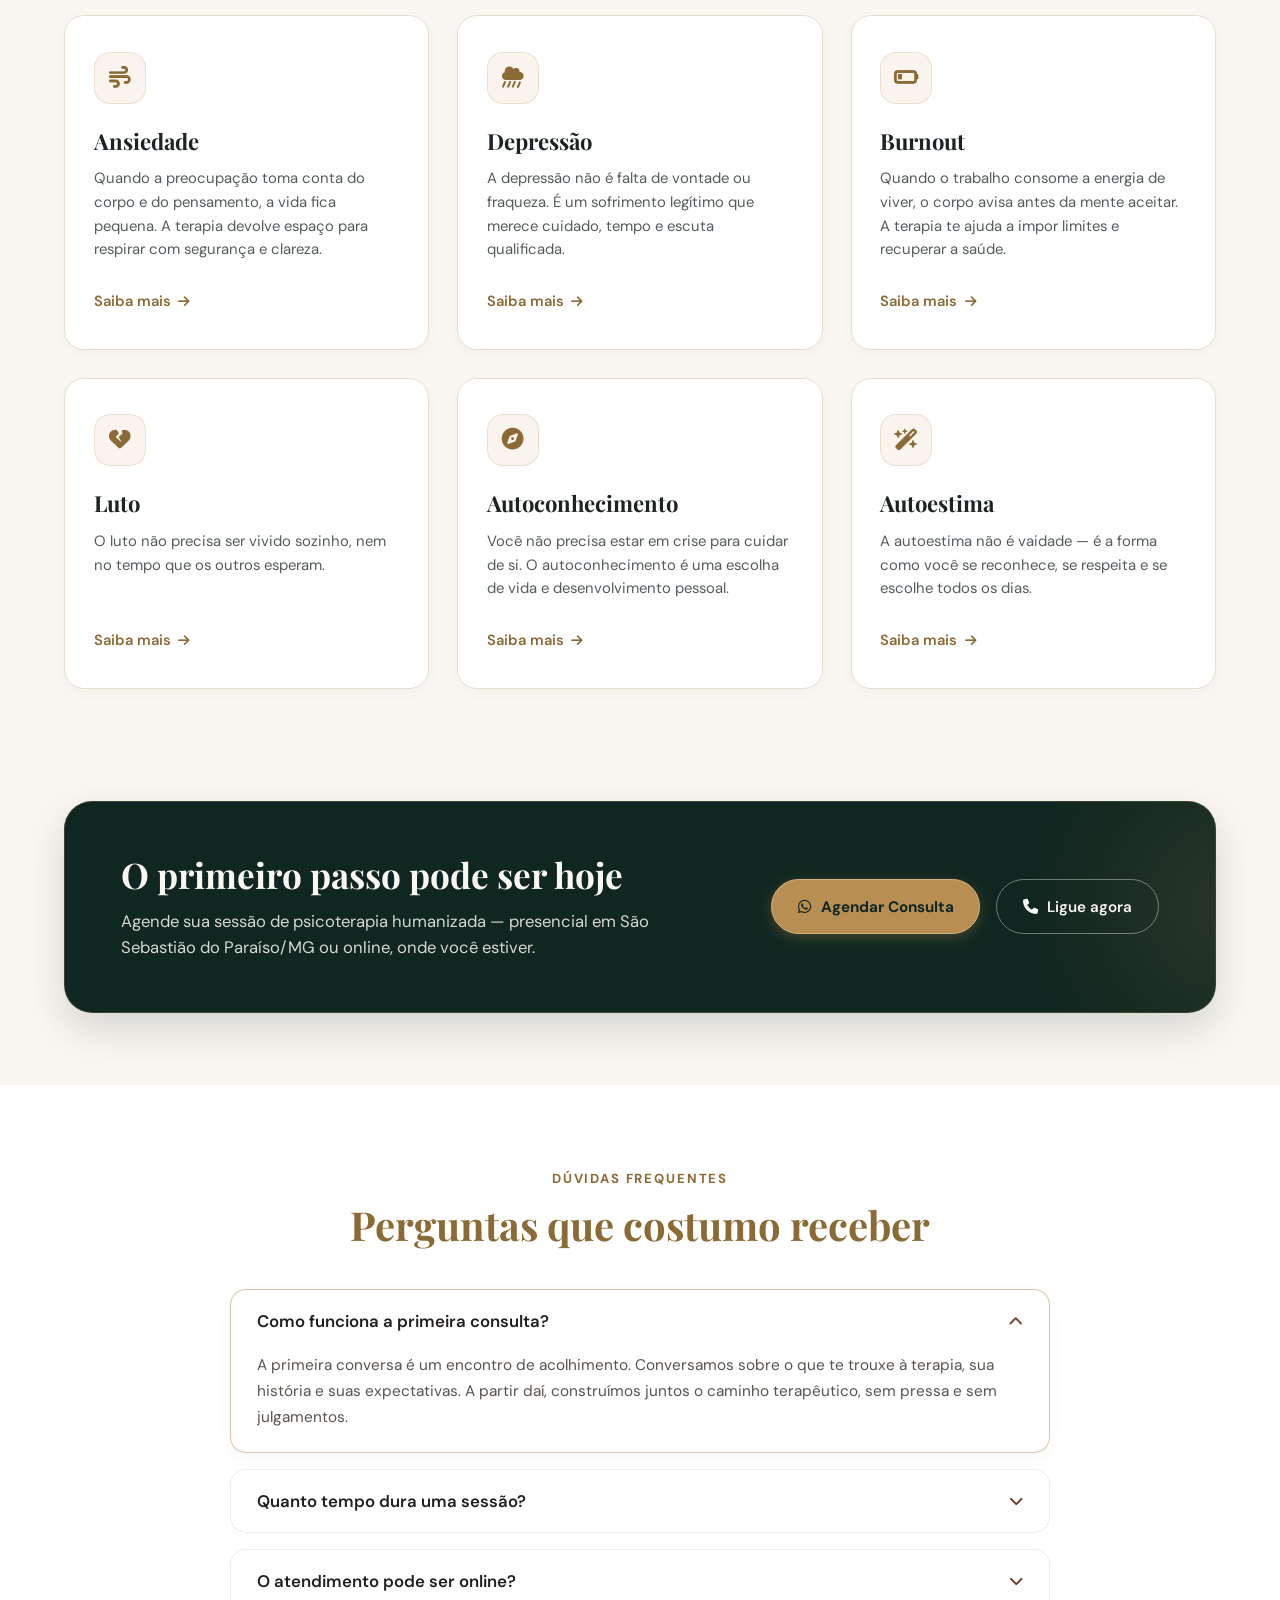
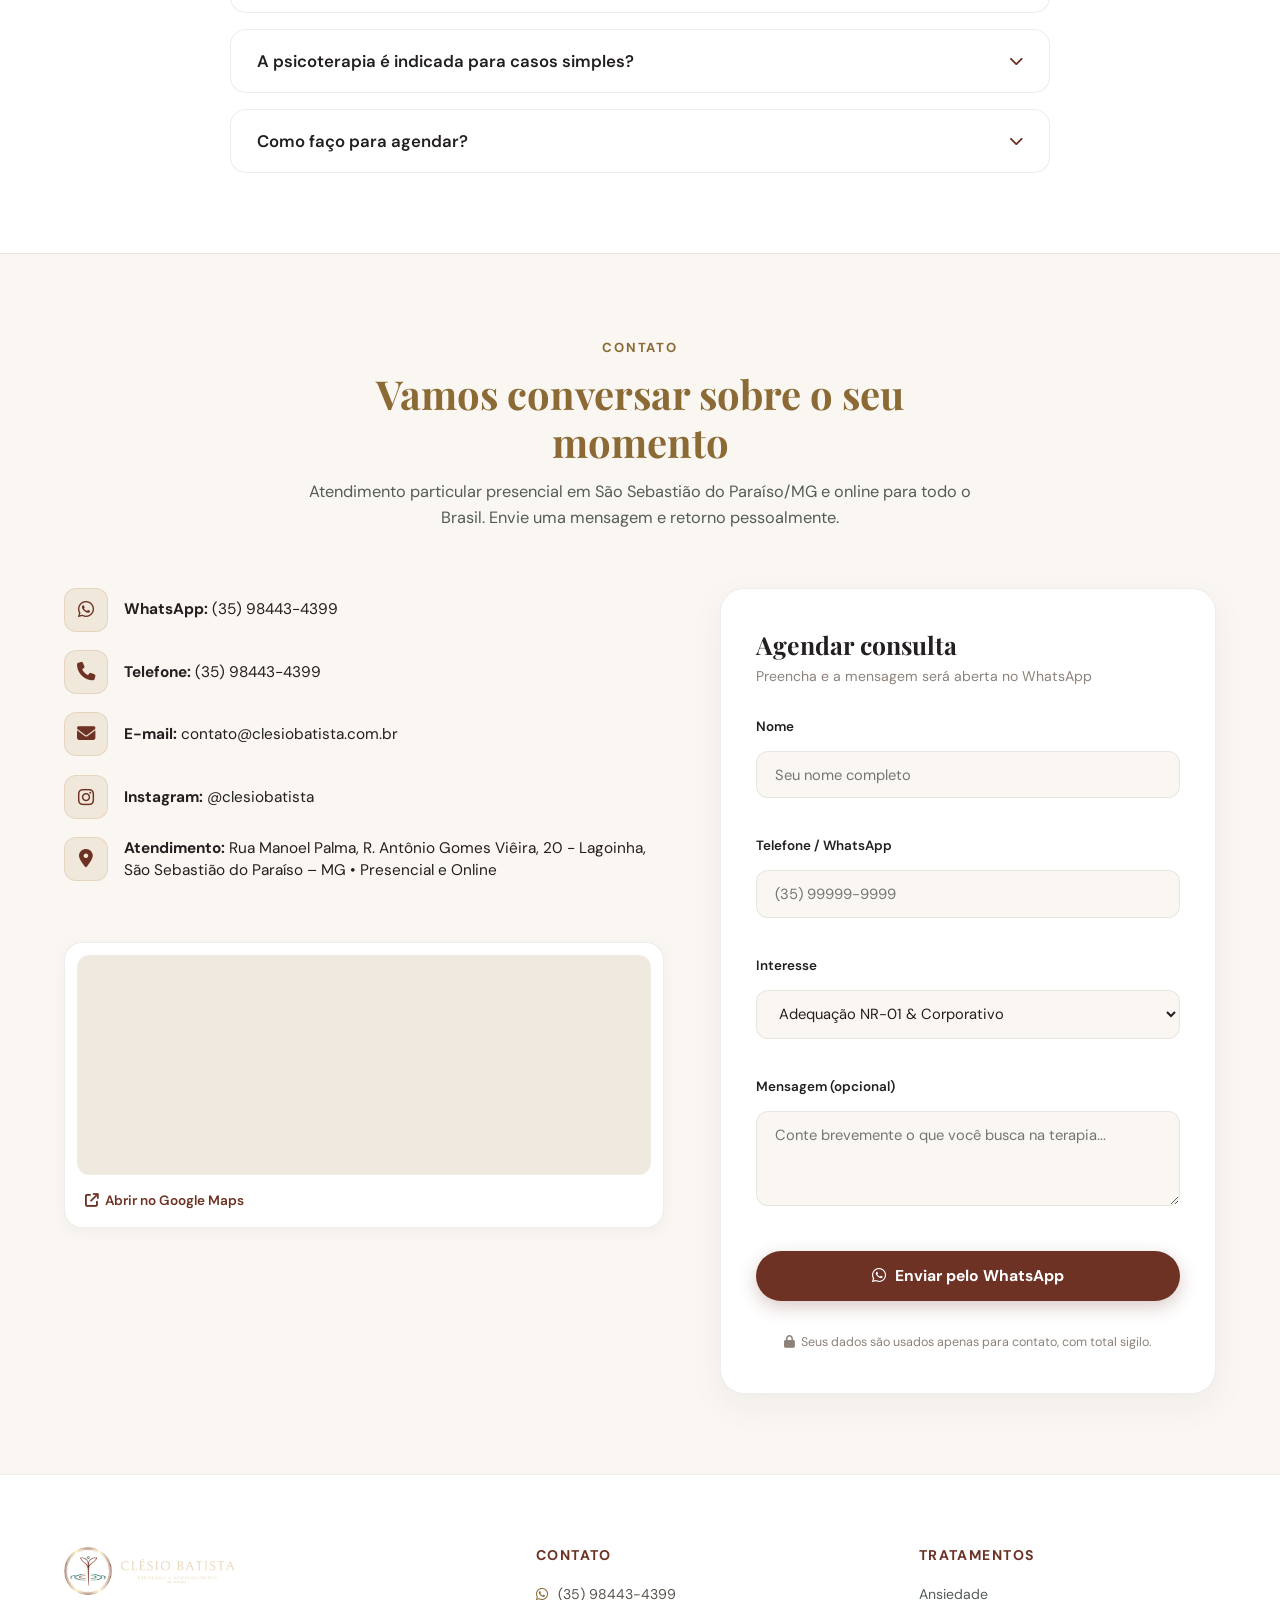
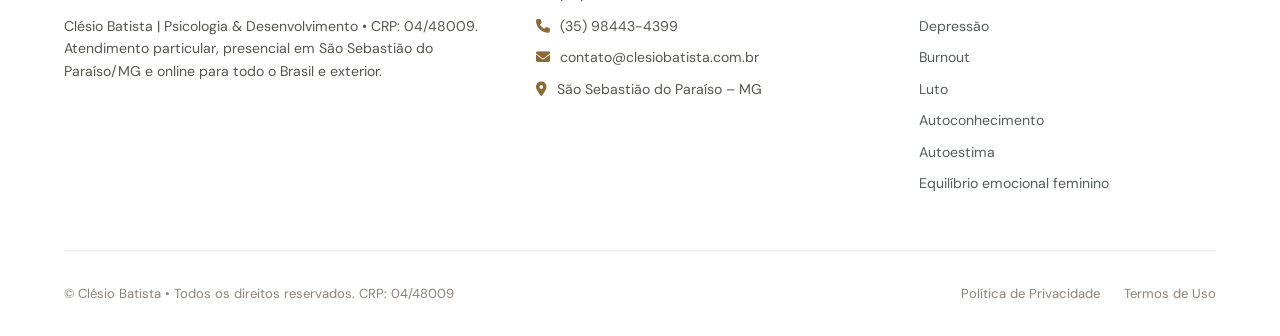
<file: nr-01-corporativo.html>
<!DOCTYPE html>
<html lang="pt-BR">
<head>
  <!-- Google tag (gtag.js) -->
  <script async src="https://www.googletagmanager.com/gtag/js?id=AW-18509290192"></script>
  <script>
    window.dataLayer = window.dataLayer || [];
    function gtag(){dataLayer.push(arguments);}
    gtag('js', new Date());

    gtag('config', 'AW-18509290192');

    // Evento de conversão para Visualização de Página (AW-18509290192/CkcuCMr7v64dENC19flE)
    gtag('event', 'conversion', {
      'send_to': 'AW-18509290192/CkcuCMr7v64dENC19flE',
      'value': 1.0,
      'currency': 'BRL'
    });
  </script>

  <!-- Google Tag Manager -->
  <script>(function(w,d,s,l,i){w[l]=w[l]||[];w[l].push({'gtm.start':
  new Date().getTime(),event:'gtm.js'});var f=d.getElementsByTagName(s)[0],
  j=d.createElement(s),dl=l!='dataLayer'?'&l='+l:'';j.async=true;j.src=
  'https://www.googletagmanager.com/gtm.js?id='+i+dl;f.parentNode.insertBefore(j,f);
  })(window,document,'script','dataLayer','GTM-KT68LJHF');</script>
  <!-- End Google Tag Manager -->

  <meta charset="UTF-8">
  <meta name="viewport" content="width=device-width, initial-scale=1.0">
  <title>Adequação NR-01 & Corporativo | Clésio Batista • Psicologia & Desenvolvimento</title>
  <meta name="description" content="Consultoria técnica para empresas em conformidade legal com a NR-01, PGR e Programa de Apoio ao Colaborador (EAP). Atendimento presencial em São Sebastião do Paraíso - MG e online para todo o Brasil e exterior com o psicólogo Clésio Batista (CRP 04/48009).">
  <meta name="author" content="Clésio Batista">
  <meta name="robots" content="index, follow, max-image-preview:large, max-snippet:-1, max-video-preview:-1">
  <meta name="google-site-verification" content="VN3GYIT4__oBTP339KpZtjMbLeRkMuadxFUYRd_H2RI">
  <meta name="msvalidate.01" content="0C95B0DE10591CE65220A8F22CC2A64A">
  <link rel="canonical" href="https://clesiobatista.com.br/nr-01-corporativo.html">

  <!-- Palavras-chave SEO Estratégicas -->
  <meta name="keywords" content="Adequação NR-01 & Corporativo, Psicólogo Adequação NR-01 & Corporativo, Clésio Batista, psicólogo São Sebastião do Paraíso, terapia cognitivo comportamental, tratamento Adequação NR-01 & Corporativo, atendimento psicológico online, CRP 04/48009">

  <!-- Meta Geo Tags para Busca Local -->
  <meta name="geo.region" content="BR-MG">
  <meta name="geo.placename" content="São Sebastião do Paraíso">
  <meta name="geo.position" content="-20.9197504;-46.9834424">
  <meta name="ICBM" content="-20.9197504, -46.9834424">

  <!-- Open Graph / Redes Sociais & WhatsApp -->
  <meta property="og:locale" content="pt_BR">
  <meta property="og:type" content="article">
  <meta property="og:site_name" content="Clésio Batista | Psicologia & Desenvolvimento">
  <meta property="og:title" content="Adequação NR-01 & Corporativo | Clésio Batista • CRP 04/48009">
  <meta property="og:description" content="Consultoria técnica para empresas em conformidade legal com a NR-01, PGR e Programa de Apoio ao Colaborador (EAP).">
  <meta property="og:url" content="https://clesiobatista.com.br/nr-01-corporativo.html">
  <meta property="og:image" content="https://clesiobatista.com.br/assets/images/dr-clesio-azul.png?v=20261008">
  <meta property="og:image:width" content="1200">
  <meta property="og:image:height" content="630">
  <meta property="og:image:alt" content="Clésio Batista - Psicólogo para Adequação NR-01 & Corporativo">

  <!-- Twitter Card -->
  <meta name="twitter:card" content="summary_large_image">
  <meta name="twitter:title" content="Adequação NR-01 & Corporativo | Clésio Batista • CRP 04/48009">
  <meta name="twitter:description" content="Consultoria técnica para empresas em conformidade legal com a NR-01, PGR e Programa de Apoio ao Colaborador (EAP).">
  <meta name="twitter:image" content="https://clesiobatista.com.br/assets/images/dr-clesio-azul.png?v=20261008">

  <!-- Schema.org JSON-LD (MedicalWebPage & Service) -->
  <script type="application/ld+json">
  {
    "@context": "https://schema.org",
    "@type": ["MedicalWebPage", "ItemPage"],
    "@id": "https://clesiobatista.com.br/nr-01-corporativo.html#webpage",
    "url": "https://clesiobatista.com.br/nr-01-corporativo.html",
    "name": "Adequação NR-01 & Corporativo | Clésio Batista",
    "description": "Consultoria técnica para empresas em conformidade legal com a NR-01, PGR e Programa de Apoio ao Colaborador (EAP).",
    "isPartOf": {
      "@type": "WebSite",
      "name": "Clésio Batista | Psicologia & Desenvolvimento",
      "url": "https://clesiobatista.com.br/"
    },
    "mainEntity": {
      "@type": "Service",
      "name": "Atendimento Psicológico para Adequação NR-01 & Corporativo",
      "serviceType": "Adequação NR-01 & Corporativo",
      "provider": {
        "@type": ["Psychologist", "LocalBusiness"],
        "name": "Clésio Batista - Psicologia & Desenvolvimento",
        "telephone": "+55-35-98443-4399",
        "address": {
          "@type": "PostalAddress",
          "streetAddress": "Rua Manoel Palma, R. Antônio Gomes Viêira, 20 - Lagoinha",
          "addressLocality": "São Sebastião do Paraíso",
          "addressRegion": "MG",
          "postalCode": "37950-000",
          "addressCountry": "BR"
        }
      }
    }
  }
  </script>

  <!-- Favicon Oficial -->
  <link rel="icon" type="image/png" href="assets/images/favicon.png">
  <link rel="apple-touch-icon" href="assets/images/simbolo-clesio.png">

  <!-- Fontes Google (Playfair Display & DM Sans) -->
  <link rel="preconnect" href="https://fonts.googleapis.com">
  <link rel="preconnect" href="https://fonts.gstatic.com" crossorigin>
  <link href="https://fonts.googleapis.com/css2?family=DM+Sans:ital,opsz,wght@0,9..40,400..700;1,9..40,400..700&family=Playfair+Display:ital,wght@0,500;0,600;0,700;1,400;1,500;1,600;1,700&display=swap" rel="stylesheet">

  <!-- Ícones Font Awesome 6 -->
  <link rel="stylesheet" href="https://cdnjs.cloudflare.com/ajax/libs/font-awesome/6.4.2/css/all.min.css">

  <!-- Folhas de Estilos com Cache Busting -->
  <link rel="stylesheet" href="styles.css?v=20261008_03">
  <link rel="stylesheet" href="topic.css?v=20261008_03">
  <link rel="stylesheet" href="theme.css?v=20261103b">

  <!-- Estilo Crítico Estrutural (Garante renderização imediata sem dependência de cache de navegador) -->
  <style>
    [data-reveal] { opacity: 1 !important; transform: none !important; }
    .breadcrumb-list { display: flex !important; list-style: none !important; padding: 0 !important; margin: 0 !important; gap: 0.65rem; }
    .breadcrumb-list li { display: inline-flex !important; list-style: none !important; }
    .topic-hero-grid { display: grid !important; grid-template-columns: 1.25fr 0.75fr !important; gap: 3.5rem !important; align-items: center !important; }
    .topic-hero-image-wrap { max-width: 400px !important; border-radius: 28px !important; overflow: hidden !important; }
    .topic-hero-image-wrap img, .topic-hero-img { width: 100% !important; max-width: 400px !important; height: 440px !important; object-fit: cover !important; object-position: center top !important; border-radius: 28px !important; display: block !important; }
    .topic-main-grid { display: grid !important; grid-template-columns: 1.35fr 0.85fr !important; gap: 3.5rem !important; align-items: start !important; }
    .services-clean-grid { display: grid !important; grid-template-columns: repeat(3, 1fr) !important; gap: 1.75rem !important; }
    .topic-banner-pill-card { display: flex !important; align-items: center !important; justify-content: space-between !important; border-radius: 28px !important; }
    .topic-contact-grid { display: grid !important; grid-template-columns: 1.15fr 0.95fr !important; gap: 3.5rem !important; }
    .topic-footer-grid { display: grid !important; grid-template-columns: 1.4fr 1.1fr 1fr !important; gap: 3.5rem !important; }
    ul.topic-checklist, ul.topic-contact-items-list, ul.topic-footer-links-list { list-style: none !important; padding: 0 !important; }
    @media (max-width: 992px) {
      .topic-hero-grid, .topic-main-grid, .topic-contact-grid, .topic-footer-grid { grid-template-columns: 1fr !important; }
      .services-clean-grid { grid-template-columns: repeat(2, 1fr) !important; }
      .topic-hero-image-wrap img, .topic-hero-img { height: 360px !important; }
      .topic-banner-pill-card { flex-direction: column !important; }
    }
    @media (max-width: 640px) {
      .services-clean-grid { grid-template-columns: 1fr !important; }
    }
  </style>
</head>
<body>
  <!-- Google Tag Manager (noscript) -->
  <noscript><iframe src="https://www.googletagmanager.com/ns.html?id=GTM-KT68LJHF"
  height="0" width="0" style="display:none;visibility:hidden"></iframe></noscript>
  <!-- End Google Tag Manager (noscript) -->

  <!-- ==========================================================================
       HEADER & NAVBAR FIXA (MOCKUP)
       ========================================================================== -->
  <header class="header-navbar">
    <div class="container nav-wrapper">
      <a href="index.html#inicio" class="brand-identity" aria-label="Página Inicial - Clésio Batista">
        <img src="assets/images/logo-horizontal-claro.png?v=20261103" alt="Clésio Batista - Psicologia & Desenvolvimento • CRP 04/48009" class="nav-brand-logo">
      </a>

      <!-- Menu Desktop -->
      <nav>
        <ul class="nav-menu-links" id="navMenu">
          <li><a href="index.html#inicio" class="nav-item-link">Início</a></li>
          <li><a href="index.html#sobre" class="nav-item-link">Sobre</a></li>
          <li><a href="index.html#servicos" class="nav-item-link active">Tratamentos</a></li>
          <li><a href="index.html#depoimentos" class="nav-item-link">Depoimentos</a></li>
          <li><a href="#contato" class="nav-item-link">Contato</a></li>
        </ul>
      </nav>

      <!-- Botão CTA Header -->
      <div class="nav-action-cta">
        <a href="https://wa.me/5535984434399?text=Ol%C3%A1%2C%20Cl%C3%A9sio!%20Gostaria%20de%20mais%20informa%C3%A7%C3%B5es%20sobre%20seus%20atendimentos." target="_blank" rel="noopener noreferrer" class="btn btn-primary btn-sm">
          <i class="fa-brands fa-whatsapp"></i> Agendar Consulta
        </a>
      </div>

      <!-- Toggle Mobile -->
      <button class="mobile-toggle" id="mobileToggle" aria-label="Abrir menu de navegação" aria-expanded="false" aria-controls="navMenu">
        <i class="fa-solid fa-bars"></i>
      </button>
    </div>
  </header>

  <main>
    <!-- ==========================================================================
         BREADCRUMB
         ========================================================================== -->
    <nav class="breadcrumb-container" aria-label="Navegação estrutural">
      <div class="container">
        <ul class="breadcrumb-list">
          <li><a href="index.html">Início</a></li>
          <li class="separator"><i class="fa-solid fa-chevron-right"></i></li>
          <li><a href="index.html#servicos">Tratamentos</a></li>
          <li class="separator"><i class="fa-solid fa-chevron-right"></i></li>
          <li class="current">Adequação NR-01 & Corporativo</li>
        </ul>
      </div>
    </nav>

    <!-- ==========================================================================
         TOPIC HERO SECTION (MOCKUP: TAG + H1 + DESC + 2 BOTÕES + FOTO DO PROFISSIONAL)
         ========================================================================== -->
    <section class="topic-hero-section">
      <div class="container topic-hero-grid">
        <div class="topic-hero-content">
          <span class="topic-pill-badge">SAÚDE MENTAL CORPORATIVA & NR-01</span>
          <h1 class="topic-hero-title">Gestão de Riscos Psicossociais (NR-01) & Consultoria B2B</h1>
          <p class="topic-hero-desc">Consultoria técnica para empresas em conformidade legal com a NR-01, PGR e Programa de Apoio ao Colaborador (EAP).</p>
          
          <div class="topic-hero-ctas">
            <a href="https://wa.me/5535984434399?text=Ol%C3%A1%2C%20Cl%C3%A9sio!%20Gostaria%20de%20mais%20informa%C3%A7%C3%B5es%20sobre%20seus%20atendimentos." target="_blank" rel="noopener noreferrer" class="btn btn-primary">
              <i class="fa-brands fa-whatsapp"></i> Agendar Consulta
            </a>
            <a href="#contato" class="btn btn-outline">
              Ver formas de contato
            </a>
          </div>
        </div>

        <div class="topic-hero-image-wrap">
          <img src="assets/images/dr-clesio-azul.png?v=20261008" alt="Clésio Batista Psicólogo" class="topic-hero-img">
        </div>
      </div>
    </section>

    <!-- ==========================================================================
         TOPIC MAIN CONTENT & CARD SINAIS FREQUENTES
         ========================================================================== -->
    <section class="topic-main-section">
      <div class="container topic-main-grid">
        
        <!-- PROSE CONTENT (ESQUERDA) -->
        <div class="topic-prose-content">
          <p>As recentes atualizações nas Normas Regulamentadoras (NR-01) tornaram obrigatória a identificação, avaliação e gestão dos riscos psicossociais nos ambientes de trabalho pelas organizações.</p>
<p>Problemas como sobrecarga, assédio, falta de clareza de papéis e estresse ocupacional aumentam o absenteísmo, afastamentos por burnout e riscos de passivos trabalhistas.</p>
<p>O Clésio Batista oferece consultoria corporativa especializada para mapeamento de clima, laudos de risco psicossocial, treinamentos de liderança humanizada e implementação de Programas de Apoio ao Colaborador.</p>
        </div>

        <!-- SIDEBAR CARD (DIREITA: SINAIS FREQUENTES) -->
        <aside class="topic-sidebar-card">
          <h3 class="topic-sidebar-title">Sinais frequentes</h3>
          <ul class="topic-checklist">

              <li><i class="fa-solid fa-check"></i> <span>Adequação técnica obrigatória às novas exigências da NR-01/PGR</span></li>
  

              <li><i class="fa-solid fa-check"></i> <span>Prevenção de estresse laboral, burnout e assédio nas equipes</span></li>
  

              <li><i class="fa-solid fa-check"></i> <span>Diagnóstico e mapeamento do clima e riscos psicossociais</span></li>
  

              <li><i class="fa-solid fa-check"></i> <span>Implantação de Programa de Apoio ao Colaborador (EAP)</span></li>
  

              <li><i class="fa-solid fa-check"></i> <span>Redução de absenteísmo, turnover e passivos trabalhistas</span></li>
  
          </ul>

          <div class="topic-location-note">
            <i class="fa-solid fa-location-dot"></i>
            <span>Atendimento particular, presencial em <strong>São Sebastião do Paraíso/MG</strong> e online, para você ou quem precisar.</span>
          </div>
        </aside>

      </div>
    </section>

    <!-- ==========================================================================
         EXPLORE OUTROS TEMAS DA CLÍNICA (MOCKUP)
         ========================================================================== -->
    <section class="servicos-section">
      <div class="container">
        <div class="section-header-center">
          <span class="eyebrow">OUTROS ATENDIMENTOS</span>
          <h2 class="section-main-title">Explore outros temas da clínica</h2>
        </div>

        <div class="services-clean-grid">

          <!-- Card: Ansiedade -->
          <a href="ansiedade.html" class="topic-card-item">
            <div>
              <div class="topic-card-icon-circle">
                <i class="fa-solid fa-wind"></i>
              </div>
              <h3 class="topic-card-title">Ansiedade</h3>
              <p class="topic-card-desc">Quando a preocupação toma conta do corpo e do pensamento, a vida fica pequena. A terapia devolve espaço para respirar com segurança e clareza.</p>
            </div>
            <span class="topic-card-link">Saiba mais <i class="fa-solid fa-arrow-right"></i></span>
          </a>
  

          <!-- Card: Depressão -->
          <a href="depressao.html" class="topic-card-item">
            <div>
              <div class="topic-card-icon-circle">
                <i class="fa-solid fa-cloud-showers-heavy"></i>
              </div>
              <h3 class="topic-card-title">Depressão</h3>
              <p class="topic-card-desc">A depressão não é falta de vontade ou fraqueza. É um sofrimento legítimo que merece cuidado, tempo e escuta qualificada.</p>
            </div>
            <span class="topic-card-link">Saiba mais <i class="fa-solid fa-arrow-right"></i></span>
          </a>
  

          <!-- Card: Burnout -->
          <a href="burnout.html" class="topic-card-item">
            <div>
              <div class="topic-card-icon-circle">
                <i class="fa-solid fa-battery-quarter"></i>
              </div>
              <h3 class="topic-card-title">Burnout</h3>
              <p class="topic-card-desc">Quando o trabalho consome a energia de viver, o corpo avisa antes da mente aceitar. A terapia te ajuda a impor limites e recuperar a saúde.</p>
            </div>
            <span class="topic-card-link">Saiba mais <i class="fa-solid fa-arrow-right"></i></span>
          </a>
  

          <!-- Card: Luto -->
          <a href="luto.html" class="topic-card-item">
            <div>
              <div class="topic-card-icon-circle">
                <i class="fa-solid fa-heart-crack"></i>
              </div>
              <h3 class="topic-card-title">Luto</h3>
              <p class="topic-card-desc">O luto não precisa ser vivido sozinho, nem no tempo que os outros esperam.</p>
            </div>
            <span class="topic-card-link">Saiba mais <i class="fa-solid fa-arrow-right"></i></span>
          </a>
  

          <!-- Card: Autoconhecimento -->
          <a href="autoconhecimento.html" class="topic-card-item">
            <div>
              <div class="topic-card-icon-circle">
                <i class="fa-solid fa-compass"></i>
              </div>
              <h3 class="topic-card-title">Autoconhecimento</h3>
              <p class="topic-card-desc">Você não precisa estar em crise para cuidar de si. O autoconhecimento é uma escolha de vida e desenvolvimento pessoal.</p>
            </div>
            <span class="topic-card-link">Saiba mais <i class="fa-solid fa-arrow-right"></i></span>
          </a>
  

          <!-- Card: Autoestima -->
          <a href="autoestima.html" class="topic-card-item">
            <div>
              <div class="topic-card-icon-circle">
                <i class="fa-solid fa-wand-magic-sparkles"></i>
              </div>
              <h3 class="topic-card-title">Autoestima</h3>
              <p class="topic-card-desc">A autoestima não é vaidade — é a forma como você se reconhece, se respeita e se escolhe todos os dias.</p>
            </div>
            <span class="topic-card-link">Saiba mais <i class="fa-solid fa-arrow-right"></i></span>
          </a>
  
        </div>
      </div>
    </section>

    <!-- ==========================================================================
         BANNER DE CONVERSÃO EM PÍLULA (MOCKUP: O PRIMEIRO PASSO PODE SER HOJE)
         ========================================================================== -->
    <section class="topic-banner-section" style="padding: 2rem 0 4.5rem;">
      <div class="container">
        <div class="topic-banner-pill-card">
          <div class="topic-banner-pill-text">
            <h2 class="topic-banner-pill-title">O primeiro passo pode ser hoje</h2>
            <p class="topic-banner-pill-desc">
              Agende sua sessão de psicoterapia humanizada — presencial em São Sebastião do Paraíso/MG ou online, onde você estiver.
            </p>
          </div>
          <div class="topic-banner-pill-actions">
            <a href="https://wa.me/5535984434399?text=Ol%C3%A1%2C%20Cl%C3%A9sio!%20Gostaria%20de%20mais%20informa%C3%A7%C3%B5es%20sobre%20seus%20atendimentos." target="_blank" rel="noopener noreferrer" class="btn-banner-gold">
              <i class="fa-brands fa-whatsapp"></i> Agendar Consulta
            </a>
            <a href="tel:+5535984434399" class="btn-banner-outline">
              <i class="fa-solid fa-phone"></i> Ligue agora
            </a>
          </div>
        </div>
      </div>
    </section>

    <!-- ==========================================================================
         FAQ ACCORDION (MOCKUP: PERGUNTAS QUE COSTUMO RECEBER)
         ========================================================================== -->
    <section class="faq-section">
      <div class="container">
        <div class="section-header-center">
          <span class="eyebrow">DÚVIDAS FREQUENTES</span>
          <h2 class="section-main-title">Perguntas que costumo receber</h2>
        </div>

        <div class="faq-accordion-container">
          <div class="faq-item active">
            <button class="faq-button" type="button">
              <span>Como funciona a primeira consulta?</span>
              <i class="fa-solid fa-chevron-down"></i>
            </button>
            <div class="faq-answer">
              <p>A primeira conversa é um encontro de acolhimento. Conversamos sobre o que te trouxe à terapia, sua história e suas expectativas. A partir daí, construímos juntos o caminho terapêutico, sem pressa e sem julgamentos.</p>
            </div>
          </div>

          <div class="faq-item">
            <button class="faq-button" type="button">
              <span>Quanto tempo dura uma sessão?</span>
              <i class="fa-solid fa-chevron-down"></i>
            </button>
            <div class="faq-answer">
              <p>As sessões individuais de psicoterapia têm duração média de 50 minutos, com frequência semanal ou quinzenal, conforme a avaliação clínica e necessidade de cada pessoa.</p>
            </div>
          </div>

          <div class="faq-item">
            <button class="faq-button" type="button">
              <span>O atendimento pode ser online?</span>
              <i class="fa-solid fa-chevron-down"></i>
            </button>
            <div class="faq-answer">
              <p>Sim! O atendimento online tem a mesma eficácia comprovada do presencial, autorizado pelo CFP, com total sigilo e comodidade para você realizar de onde estiver.</p>
            </div>
          </div>

          <div class="faq-item">
            <button class="faq-button" type="button">
              <span>A psicoterapia é indicada para casos simples?</span>
              <i class="fa-solid fa-chevron-down"></i>
            </button>
            <div class="faq-answer">
              <p>Sim. Você não precisa esperar uma crise profunda para buscar ajuda. A terapia é um espaço de prevenção, autoconhecimento e alívio para qualquer sofrimento ou momento de transição emocional.</p>
            </div>
          </div>

          <div class="faq-item">
            <button class="faq-button" type="button">
              <span>Como faço para agendar?</span>
              <i class="fa-solid fa-chevron-down"></i>
            </button>
            <div class="faq-answer">
              <p>Você pode clicar nos botões de WhatsApp desta página ou preencher o formulário abaixo. Retornarei o contato para combinarmos o melhor dia e horário para você.</p>
            </div>
          </div>
        </div>
      </div>
    </section>

    <!-- ==========================================================================
         SEÇÃO DE CONTATO COMPLETA (MOCKUP: VAMOS CONVERSAR SOBRE O SEU MOMENTO)
         ========================================================================== -->
    <section class="topic-contact-section" id="contato">
      <div class="container">
        <div class="topic-contact-header">
          <span class="eyebrow">CONTATO</span>
          <h2 class="section-main-title">Vamos conversar sobre o seu momento</h2>
          <p class="section-subtitle">
            Atendimento particular presencial em São Sebastião do Paraíso/MG e online para todo o Brasil. Envie uma mensagem e retorno pessoalmente.
          </p>
        </div>

        <div class="topic-contact-grid">
          <!-- Coluna 1: Informações de Contato + Card do Mapa -->
          <div class="topic-contact-info-col">
            <ul class="topic-contact-items-list">
              <li class="topic-contact-item-row">
                <div class="topic-contact-icon-box">
                  <i class="fa-brands fa-whatsapp"></i>
                </div>
                <div>
                  <strong>WhatsApp:</strong> <a href="https://wa.me/5535984434399" target="_blank" rel="noopener noreferrer">(35) 98443-4399</a>
                </div>
              </li>
              <li class="topic-contact-item-row">
                <div class="topic-contact-icon-box">
                  <i class="fa-solid fa-phone"></i>
                </div>
                <div>
                  <strong>Telefone:</strong> <a href="tel:+5535984434399">(35) 98443-4399</a>
                </div>
              </li>
              <li class="topic-contact-item-row">
                <div class="topic-contact-icon-box">
                  <i class="fa-solid fa-envelope"></i>
                </div>
                <div>
                  <strong>E-mail:</strong> <a href="mailto:contato@clesiobatista.com.br">contato@clesiobatista.com.br</a>
                </div>
              </li>
              <li class="topic-contact-item-row">
                <div class="topic-contact-icon-box">
                  <i class="fa-brands fa-instagram"></i>
                </div>
                <div>
                  <strong>Instagram:</strong> <a href="https://instagram.com" target="_blank" rel="noopener noreferrer">@clesiobatista</a>
                </div>
              </li>
              <li class="topic-contact-item-row">
                <div class="topic-contact-icon-box">
                  <i class="fa-solid fa-location-dot"></i>
                </div>
                <div>
                  <strong>Atendimento:</strong> Rua Manoel Palma, R. Antônio Gomes Viêira, 20 - Lagoinha, São Sebastião do Paraíso – MG • Presencial e Online
                </div>
              </li>
            </ul>

            <!-- Prévia do Mapa -->
            <div class="topic-map-preview-card">
              <div class="topic-map-image-frame">
                <iframe src="https://maps.google.com/maps?q=Rua%20Manoel%20Palma%2C%2020%2C%20Lagoinha%2C%20S%C3%A3o%20Sebasti%C3%A3o%20do%20Para%C3%ADso%20-%20MG&t=&z=16&ie=UTF8&iwloc=&output=embed" title="Localização São Sebastião do Paraíso - MG" loading="lazy"></iframe>
              </div>
              <a href="https://www.google.com/maps/place/Psic%C3%B3logo+Cl%C3%A9sio+Pimenta/@-20.9197504,-46.9834424,17z/data=!3m1!4b1!4m6!3m5!1s0x94b7179c0cd8a1a7:0x1cf9488d000985c5!8m2!3d-20.9197504!4d-46.9834424!16s%2Fg%2F11hbfh08fh" target="_blank" rel="noopener noreferrer" class="topic-map-link-btn">
                <i class="fa-solid fa-arrow-up-right-from-square"></i> Abrir no Google Maps
              </a>
            </div>
          </div>

          <!-- Coluna 2: Formulário Interativo de Agendamento -->
          <div class="topic-contact-form-card">
            <h3 class="topic-form-title">Agendar consulta</h3>
            <p class="topic-form-subtitle">Preencha e a mensagem será aberta no WhatsApp</p>

            <form class="topic-whatsapp-form">
              <div class="topic-form-field">
                <label class="topic-form-label" for="formNome">Nome</label>
                <input type="text" id="formNome" name="nome" class="topic-form-input" placeholder="Seu nome completo" required>
              </div>

              <div class="topic-form-field">
                <label class="topic-form-label" for="formTelefone">Telefone / WhatsApp</label>
                <input type="tel" id="formTelefone" name="telefone" class="topic-form-input" placeholder="(35) 99999-9999" required>
              </div>

              <div class="topic-form-field">
                <label class="topic-form-label" for="formInteresse">Interesse</label>
                <select id="formInteresse" name="interesse" class="topic-form-select">

                    <option value="Ansiedade" >Ansiedade</option>
  
                    <option value="Depressão" >Depressão</option>
  
                    <option value="Burnout" >Burnout</option>
  
                    <option value="Luto" >Luto</option>
  
                    <option value="Autoconhecimento" >Autoconhecimento</option>
  
                    <option value="Autoestima" >Autoestima</option>
  
                    <option value="Equilíbrio emocional feminino" >Equilíbrio emocional feminino</option>
  
                    <option value="Terapia de Casal" >Terapia de Casal</option>
  
                    <option value="Psicologia Esportiva & eSports" >Psicologia Esportiva & eSports</option>
  
                    <option value="Adequação NR-01 & Corporativo" selected>Adequação NR-01 & Corporativo</option>
  
                    <option value="Perícias & Assistência Técnica" >Perícias & Assistência Técnica</option>
  
                    <option value="Palestras & Workshops" >Palestras & Workshops</option>
  
                </select>
              </div>

              <div class="topic-form-field">
                <label class="topic-form-label" for="formMensagem">Mensagem (opcional)</label>
                <textarea id="formMensagem" name="mensagem" class="topic-form-textarea" placeholder="Conte brevemente o que você busca na terapia..."></textarea>
              </div>

              <button type="submit" class="btn-whatsapp-submit">
                <i class="fa-brands fa-whatsapp"></i> Enviar pelo WhatsApp
              </button>

              <p class="topic-form-microcopy">
                <i class="fa-solid fa-lock"></i> Seus dados são usados apenas para contato, com total sigilo.
              </p>
            </form>
          </div>
        </div>
      </div>
    </section>

  </main>

  <!-- ==========================================================================
       RODAPÉ LIGHT (MOCKUP: 3 COLUNAS)
       ========================================================================== -->
  <footer class="topic-footer-light">
    <div class="container">
      <div class="topic-footer-grid">
        <!-- Coluna 1: Marca & Registro -->
        <div class="topic-footer-col">
          <div class="topic-footer-brand-header">
            <img src="assets/images/logo-horizontal-claro.png?v=20261103" alt="Clésio Batista" class="topic-footer-logo-img">
          </div>
          <p class="topic-footer-desc">
            Clésio Batista | Psicologia & Desenvolvimento • CRP: 04/48009.<br>
            Atendimento particular, presencial em São Sebastião do Paraíso/MG e online para todo o Brasil e exterior.
          </p>
        </div>

        <!-- Coluna 2: Contato -->
        <div class="topic-footer-col">
          <h4>CONTATO</h4>
          <ul class="topic-footer-links-list">
            <li><i class="fa-brands fa-whatsapp" style="color: var(--primary); margin-right: 0.4rem;"></i> (35) 98443-4399</li>
            <li><i class="fa-solid fa-phone" style="color: var(--primary); margin-right: 0.4rem;"></i> (35) 98443-4399</li>
            <li><i class="fa-solid fa-envelope" style="color: var(--primary); margin-right: 0.4rem;"></i> contato@clesiobatista.com.br</li>
            <li><i class="fa-solid fa-location-dot" style="color: var(--primary); margin-right: 0.4rem;"></i> São Sebastião do Paraíso – MG</li>
          </ul>
        </div>

        <!-- Coluna 3: Tratamentos -->
        <div class="topic-footer-col">
          <h4>TRATAMENTOS</h4>
          <ul class="topic-footer-links-list">
            <li><a href="ansiedade.html">Ansiedade</a></li>
            <li><a href="depressao.html">Depressão</a></li>
            <li><a href="burnout.html">Burnout</a></li>
            <li><a href="luto.html">Luto</a></li>
            <li><a href="autoconhecimento.html">Autoconhecimento</a></li>
            <li><a href="autoestima.html">Autoestima</a></li>
            <li><a href="equilibrio-feminino.html">Equilíbrio emocional feminino</a></li>
          </ul>
        </div>
      </div>

      <!-- Barra Inferior -->
      <div class="topic-footer-bottom-bar">
        <span>© Clésio Batista • Todos os direitos reservados. CRP: 04/48009</span>
        <div style="display: flex; gap: 1.5rem;">
          <a href="#" style="color: inherit;">Política de Privacidade</a>
          <a href="#" style="color: inherit;">Termos de Uso</a>
        </div>
      </div>
    </div>
  </footer>

  <!-- Scripts -->
  <script src="script.js?v=20261008_03"></script>
</body>
</html>
</file>
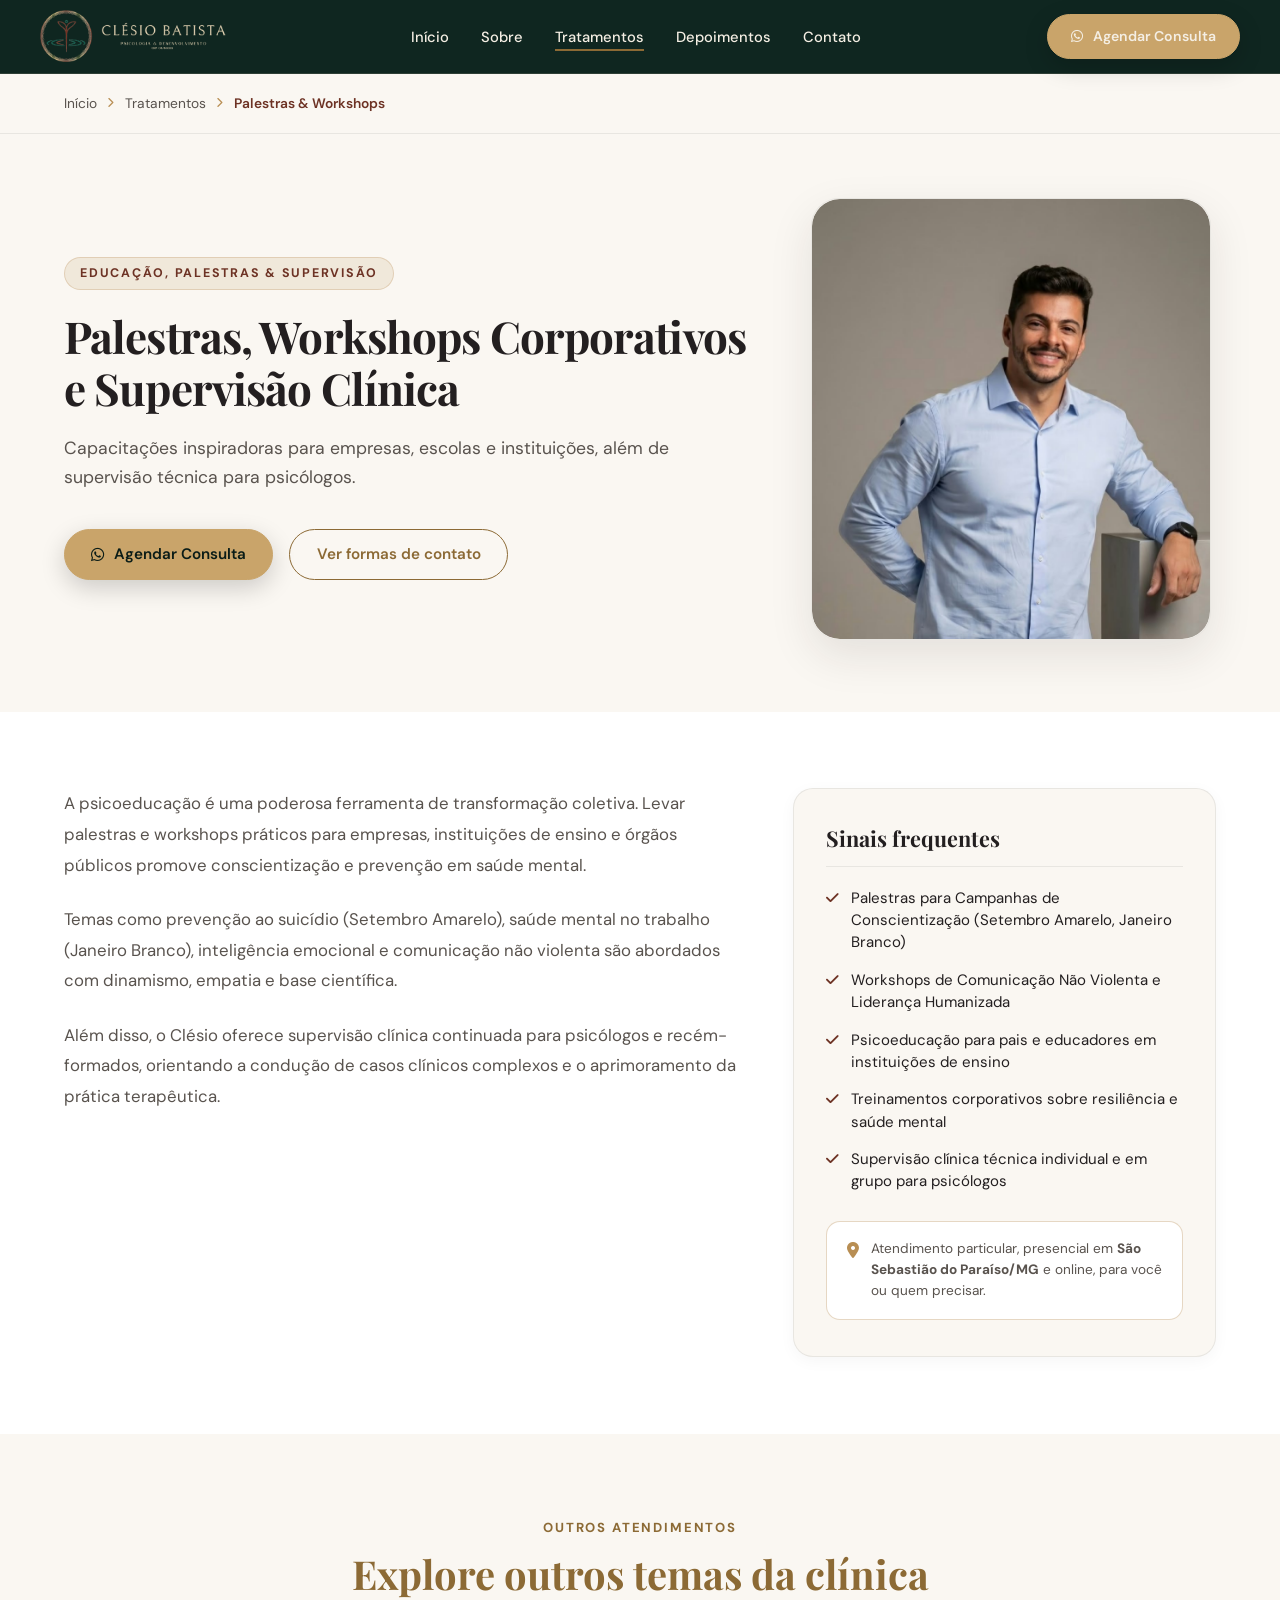
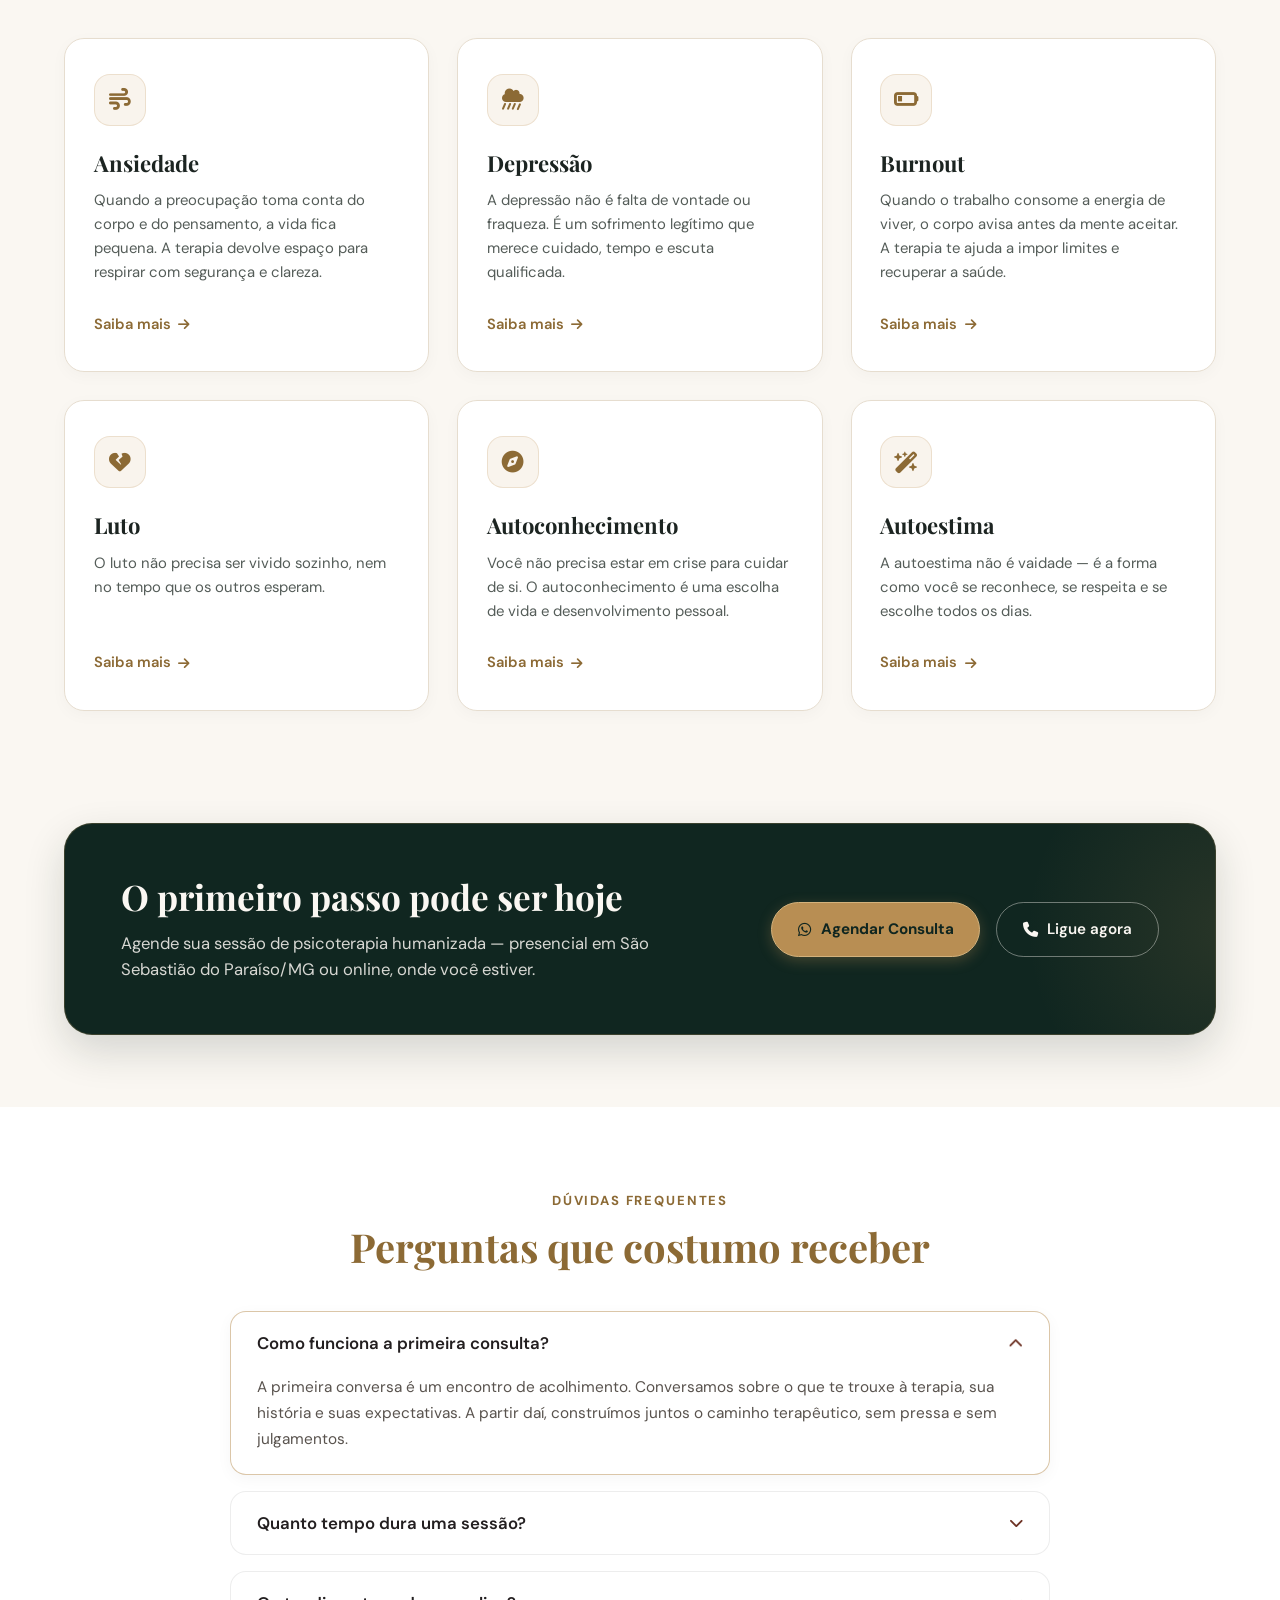
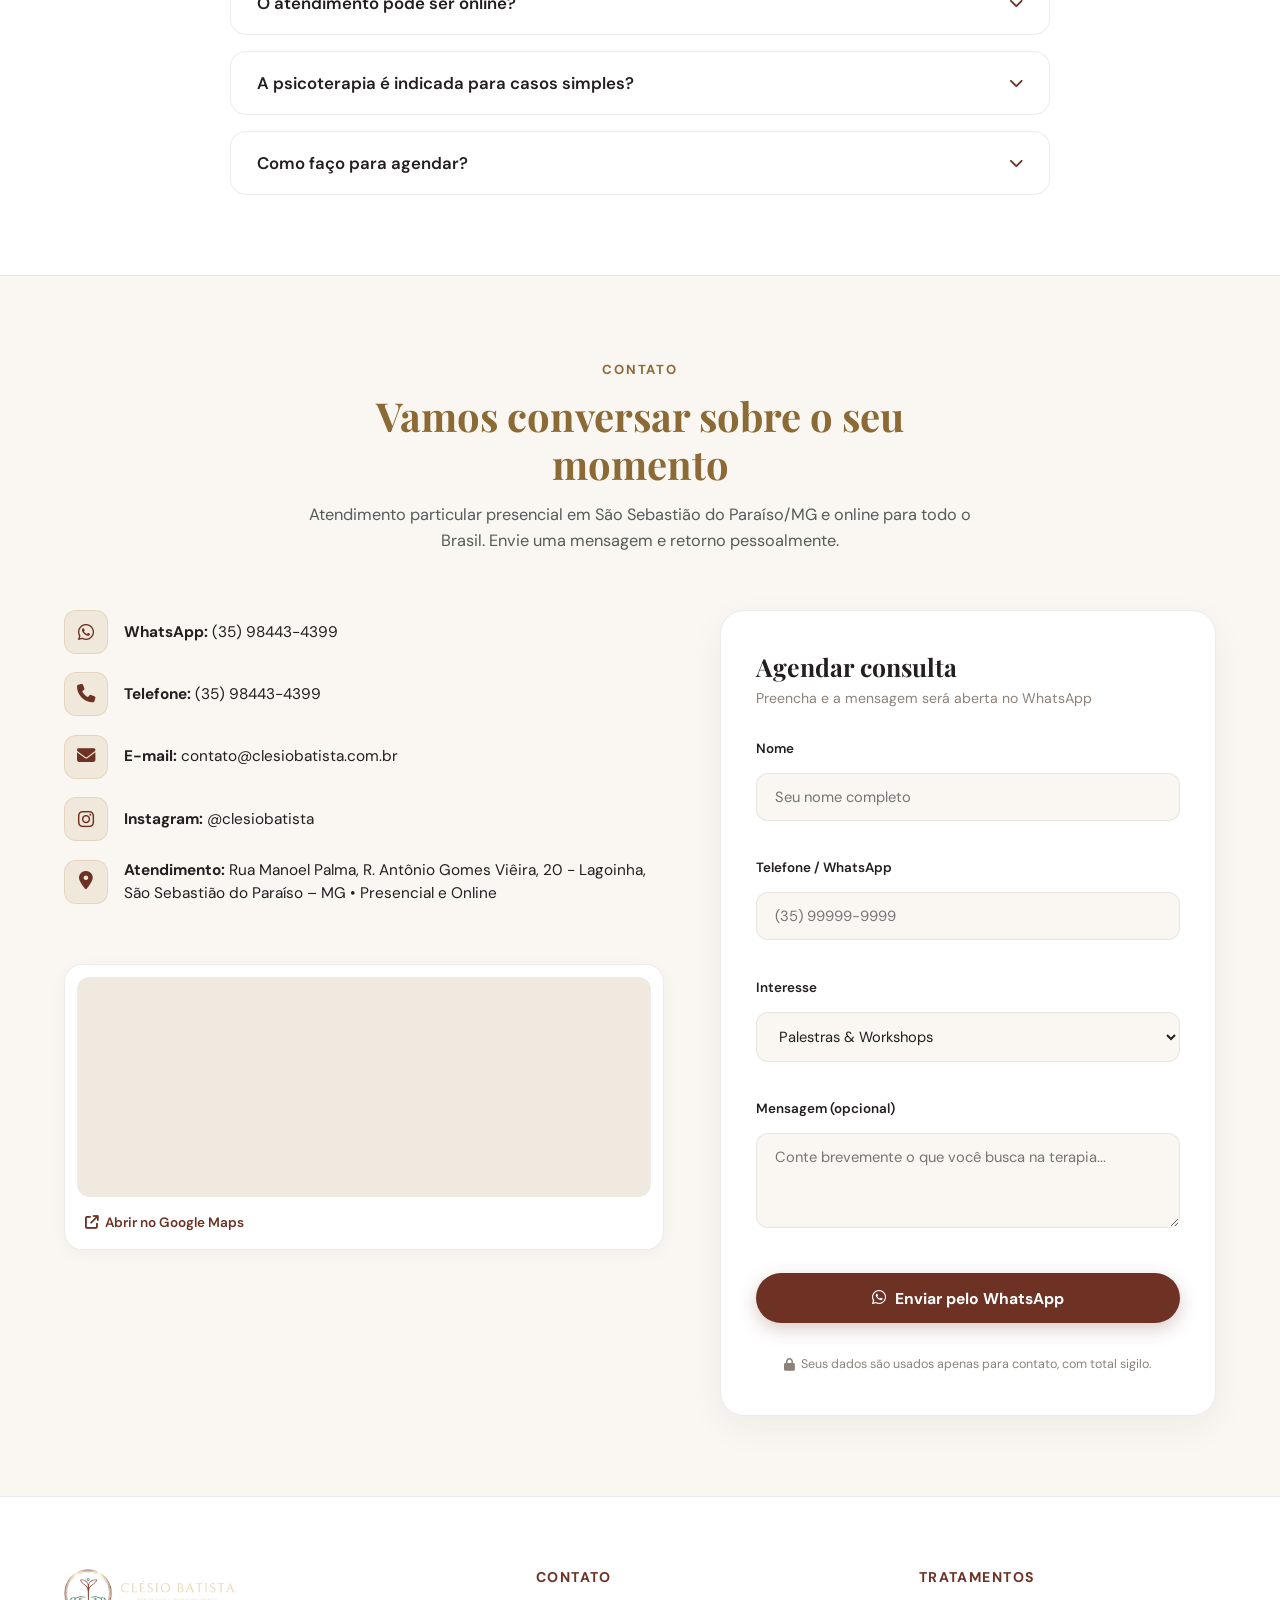
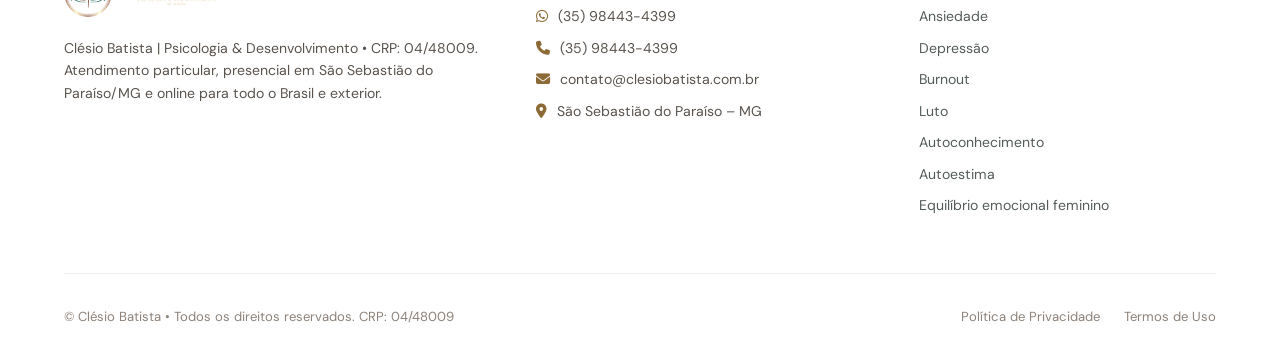
<file: palestras-workshops.html>
<!DOCTYPE html>
<html lang="pt-BR">
<head>
  <!-- Google tag (gtag.js) -->
  <script async src="https://www.googletagmanager.com/gtag/js?id=AW-18509290192"></script>
  <script>
    window.dataLayer = window.dataLayer || [];
    function gtag(){dataLayer.push(arguments);}
    gtag('js', new Date());

    gtag('config', 'AW-18509290192');

    // Evento de conversão para Visualização de Página (AW-18509290192/CkcuCMr7v64dENC19flE)
    gtag('event', 'conversion', {
      'send_to': 'AW-18509290192/CkcuCMr7v64dENC19flE',
      'value': 1.0,
      'currency': 'BRL'
    });
  </script>

  <!-- Google Tag Manager -->
  <script>(function(w,d,s,l,i){w[l]=w[l]||[];w[l].push({'gtm.start':
  new Date().getTime(),event:'gtm.js'});var f=d.getElementsByTagName(s)[0],
  j=d.createElement(s),dl=l!='dataLayer'?'&l='+l:'';j.async=true;j.src=
  'https://www.googletagmanager.com/gtm.js?id='+i+dl;f.parentNode.insertBefore(j,f);
  })(window,document,'script','dataLayer','GTM-KT68LJHF');</script>
  <!-- End Google Tag Manager -->

  <meta charset="UTF-8">
  <meta name="viewport" content="width=device-width, initial-scale=1.0">
  <title>Palestras & Workshops | Clésio Batista • Psicologia & Desenvolvimento</title>
  <meta name="description" content="Capacitações inspiradoras para empresas, escolas e instituições, além de supervisão técnica para psicólogos. Atendimento presencial em São Sebastião do Paraíso - MG e online para todo o Brasil e exterior com o psicólogo Clésio Batista (CRP 04/48009).">
  <meta name="author" content="Clésio Batista">
  <meta name="robots" content="index, follow, max-image-preview:large, max-snippet:-1, max-video-preview:-1">
  <meta name="google-site-verification" content="VN3GYIT4__oBTP339KpZtjMbLeRkMuadxFUYRd_H2RI">
  <meta name="msvalidate.01" content="0C95B0DE10591CE65220A8F22CC2A64A">
  <link rel="canonical" href="https://clesiobatista.com.br/palestras-workshops.html">

  <!-- Palavras-chave SEO Estratégicas -->
  <meta name="keywords" content="Palestras & Workshops, Psicólogo Palestras & Workshops, Clésio Batista, psicólogo São Sebastião do Paraíso, terapia cognitivo comportamental, tratamento Palestras & Workshops, atendimento psicológico online, CRP 04/48009">

  <!-- Meta Geo Tags para Busca Local -->
  <meta name="geo.region" content="BR-MG">
  <meta name="geo.placename" content="São Sebastião do Paraíso">
  <meta name="geo.position" content="-20.9197504;-46.9834424">
  <meta name="ICBM" content="-20.9197504, -46.9834424">

  <!-- Open Graph / Redes Sociais & WhatsApp -->
  <meta property="og:locale" content="pt_BR">
  <meta property="og:type" content="article">
  <meta property="og:site_name" content="Clésio Batista | Psicologia & Desenvolvimento">
  <meta property="og:title" content="Palestras & Workshops | Clésio Batista • CRP 04/48009">
  <meta property="og:description" content="Capacitações inspiradoras para empresas, escolas e instituições, além de supervisão técnica para psicólogos.">
  <meta property="og:url" content="https://clesiobatista.com.br/palestras-workshops.html">
  <meta property="og:image" content="https://clesiobatista.com.br/assets/images/dr-clesio-azul.png?v=20261008">
  <meta property="og:image:width" content="1200">
  <meta property="og:image:height" content="630">
  <meta property="og:image:alt" content="Clésio Batista - Psicólogo para Palestras & Workshops">

  <!-- Twitter Card -->
  <meta name="twitter:card" content="summary_large_image">
  <meta name="twitter:title" content="Palestras & Workshops | Clésio Batista • CRP 04/48009">
  <meta name="twitter:description" content="Capacitações inspiradoras para empresas, escolas e instituições, além de supervisão técnica para psicólogos.">
  <meta name="twitter:image" content="https://clesiobatista.com.br/assets/images/dr-clesio-azul.png?v=20261008">

  <!-- Schema.org JSON-LD (MedicalWebPage & Service) -->
  <script type="application/ld+json">
  {
    "@context": "https://schema.org",
    "@type": ["MedicalWebPage", "ItemPage"],
    "@id": "https://clesiobatista.com.br/palestras-workshops.html#webpage",
    "url": "https://clesiobatista.com.br/palestras-workshops.html",
    "name": "Palestras & Workshops | Clésio Batista",
    "description": "Capacitações inspiradoras para empresas, escolas e instituições, além de supervisão técnica para psicólogos.",
    "isPartOf": {
      "@type": "WebSite",
      "name": "Clésio Batista | Psicologia & Desenvolvimento",
      "url": "https://clesiobatista.com.br/"
    },
    "mainEntity": {
      "@type": "Service",
      "name": "Atendimento Psicológico para Palestras & Workshops",
      "serviceType": "Palestras & Workshops",
      "provider": {
        "@type": ["Psychologist", "LocalBusiness"],
        "name": "Clésio Batista - Psicologia & Desenvolvimento",
        "telephone": "+55-35-98443-4399",
        "address": {
          "@type": "PostalAddress",
          "streetAddress": "Rua Manoel Palma, R. Antônio Gomes Viêira, 20 - Lagoinha",
          "addressLocality": "São Sebastião do Paraíso",
          "addressRegion": "MG",
          "postalCode": "37950-000",
          "addressCountry": "BR"
        }
      }
    }
  }
  </script>

  <!-- Favicon Oficial -->
  <link rel="icon" type="image/png" href="assets/images/favicon.png">
  <link rel="apple-touch-icon" href="assets/images/simbolo-clesio.png">

  <!-- Fontes Google (Playfair Display & DM Sans) -->
  <link rel="preconnect" href="https://fonts.googleapis.com">
  <link rel="preconnect" href="https://fonts.gstatic.com" crossorigin>
  <link href="https://fonts.googleapis.com/css2?family=DM+Sans:ital,opsz,wght@0,9..40,400..700;1,9..40,400..700&family=Playfair+Display:ital,wght@0,500;0,600;0,700;1,400;1,500;1,600;1,700&display=swap" rel="stylesheet">

  <!-- Ícones Font Awesome 6 -->
  <link rel="stylesheet" href="https://cdnjs.cloudflare.com/ajax/libs/font-awesome/6.4.2/css/all.min.css">

  <!-- Folhas de Estilos com Cache Busting -->
  <link rel="stylesheet" href="styles.css?v=20261008_03">
  <link rel="stylesheet" href="topic.css?v=20261008_03">
  <link rel="stylesheet" href="theme.css?v=20261103b">

  <!-- Estilo Crítico Estrutural (Garante renderização imediata sem dependência de cache de navegador) -->
  <style>
    [data-reveal] { opacity: 1 !important; transform: none !important; }
    .breadcrumb-list { display: flex !important; list-style: none !important; padding: 0 !important; margin: 0 !important; gap: 0.65rem; }
    .breadcrumb-list li { display: inline-flex !important; list-style: none !important; }
    .topic-hero-grid { display: grid !important; grid-template-columns: 1.25fr 0.75fr !important; gap: 3.5rem !important; align-items: center !important; }
    .topic-hero-image-wrap { max-width: 400px !important; border-radius: 28px !important; overflow: hidden !important; }
    .topic-hero-image-wrap img, .topic-hero-img { width: 100% !important; max-width: 400px !important; height: 440px !important; object-fit: cover !important; object-position: center top !important; border-radius: 28px !important; display: block !important; }
    .topic-main-grid { display: grid !important; grid-template-columns: 1.35fr 0.85fr !important; gap: 3.5rem !important; align-items: start !important; }
    .services-clean-grid { display: grid !important; grid-template-columns: repeat(3, 1fr) !important; gap: 1.75rem !important; }
    .topic-banner-pill-card { display: flex !important; align-items: center !important; justify-content: space-between !important; border-radius: 28px !important; }
    .topic-contact-grid { display: grid !important; grid-template-columns: 1.15fr 0.95fr !important; gap: 3.5rem !important; }
    .topic-footer-grid { display: grid !important; grid-template-columns: 1.4fr 1.1fr 1fr !important; gap: 3.5rem !important; }
    ul.topic-checklist, ul.topic-contact-items-list, ul.topic-footer-links-list { list-style: none !important; padding: 0 !important; }
    @media (max-width: 992px) {
      .topic-hero-grid, .topic-main-grid, .topic-contact-grid, .topic-footer-grid { grid-template-columns: 1fr !important; }
      .services-clean-grid { grid-template-columns: repeat(2, 1fr) !important; }
      .topic-hero-image-wrap img, .topic-hero-img { height: 360px !important; }
      .topic-banner-pill-card { flex-direction: column !important; }
    }
    @media (max-width: 640px) {
      .services-clean-grid { grid-template-columns: 1fr !important; }
    }
  </style>
</head>
<body>
  <!-- Google Tag Manager (noscript) -->
  <noscript><iframe src="https://www.googletagmanager.com/ns.html?id=GTM-KT68LJHF"
  height="0" width="0" style="display:none;visibility:hidden"></iframe></noscript>
  <!-- End Google Tag Manager (noscript) -->

  <!-- ==========================================================================
       HEADER & NAVBAR FIXA (MOCKUP)
       ========================================================================== -->
  <header class="header-navbar">
    <div class="container nav-wrapper">
      <a href="index.html#inicio" class="brand-identity" aria-label="Página Inicial - Clésio Batista">
        <img src="assets/images/logo-horizontal-claro.png?v=20261103" alt="Clésio Batista - Psicologia & Desenvolvimento • CRP 04/48009" class="nav-brand-logo">
      </a>

      <!-- Menu Desktop -->
      <nav>
        <ul class="nav-menu-links" id="navMenu">
          <li><a href="index.html#inicio" class="nav-item-link">Início</a></li>
          <li><a href="index.html#sobre" class="nav-item-link">Sobre</a></li>
          <li><a href="index.html#servicos" class="nav-item-link active">Tratamentos</a></li>
          <li><a href="index.html#depoimentos" class="nav-item-link">Depoimentos</a></li>
          <li><a href="#contato" class="nav-item-link">Contato</a></li>
        </ul>
      </nav>

      <!-- Botão CTA Header -->
      <div class="nav-action-cta">
        <a href="https://wa.me/5535984434399?text=Ol%C3%A1%2C%20Cl%C3%A9sio!%20Gostaria%20de%20mais%20informa%C3%A7%C3%B5es%20sobre%20seus%20atendimentos." target="_blank" rel="noopener noreferrer" class="btn btn-primary btn-sm">
          <i class="fa-brands fa-whatsapp"></i> Agendar Consulta
        </a>
      </div>

      <!-- Toggle Mobile -->
      <button class="mobile-toggle" id="mobileToggle" aria-label="Abrir menu de navegação" aria-expanded="false" aria-controls="navMenu">
        <i class="fa-solid fa-bars"></i>
      </button>
    </div>
  </header>

  <main>
    <!-- ==========================================================================
         BREADCRUMB
         ========================================================================== -->
    <nav class="breadcrumb-container" aria-label="Navegação estrutural">
      <div class="container">
        <ul class="breadcrumb-list">
          <li><a href="index.html">Início</a></li>
          <li class="separator"><i class="fa-solid fa-chevron-right"></i></li>
          <li><a href="index.html#servicos">Tratamentos</a></li>
          <li class="separator"><i class="fa-solid fa-chevron-right"></i></li>
          <li class="current">Palestras & Workshops</li>
        </ul>
      </div>
    </nav>

    <!-- ==========================================================================
         TOPIC HERO SECTION (MOCKUP: TAG + H1 + DESC + 2 BOTÕES + FOTO DO PROFISSIONAL)
         ========================================================================== -->
    <section class="topic-hero-section">
      <div class="container topic-hero-grid">
        <div class="topic-hero-content">
          <span class="topic-pill-badge">EDUCAÇÃO, PALESTRAS & SUPERVISÃO</span>
          <h1 class="topic-hero-title">Palestras, Workshops Corporativos e Supervisão Clínica</h1>
          <p class="topic-hero-desc">Capacitações inspiradoras para empresas, escolas e instituições, além de supervisão técnica para psicólogos.</p>
          
          <div class="topic-hero-ctas">
            <a href="https://wa.me/5535984434399?text=Ol%C3%A1%2C%20Cl%C3%A9sio!%20Gostaria%20de%20mais%20informa%C3%A7%C3%B5es%20sobre%20seus%20atendimentos." target="_blank" rel="noopener noreferrer" class="btn btn-primary">
              <i class="fa-brands fa-whatsapp"></i> Agendar Consulta
            </a>
            <a href="#contato" class="btn btn-outline">
              Ver formas de contato
            </a>
          </div>
        </div>

        <div class="topic-hero-image-wrap">
          <img src="assets/images/dr-clesio-azul.png?v=20261008" alt="Clésio Batista Psicólogo" class="topic-hero-img">
        </div>
      </div>
    </section>

    <!-- ==========================================================================
         TOPIC MAIN CONTENT & CARD SINAIS FREQUENTES
         ========================================================================== -->
    <section class="topic-main-section">
      <div class="container topic-main-grid">
        
        <!-- PROSE CONTENT (ESQUERDA) -->
        <div class="topic-prose-content">
          <p>A psicoeducação é uma poderosa ferramenta de transformação coletiva. Levar palestras e workshops práticos para empresas, instituições de ensino e órgãos públicos promove conscientização e prevenção em saúde mental.</p>
<p>Temas como prevenção ao suicídio (Setembro Amarelo), saúde mental no trabalho (Janeiro Branco), inteligência emocional e comunicação não violenta são abordados com dinamismo, empatia e base científica.</p>
<p>Além disso, o Clésio oferece supervisão clínica continuada para psicólogos e recém-formados, orientando a condução de casos clínicos complexos e o aprimoramento da prática terapêutica.</p>
        </div>

        <!-- SIDEBAR CARD (DIREITA: SINAIS FREQUENTES) -->
        <aside class="topic-sidebar-card">
          <h3 class="topic-sidebar-title">Sinais frequentes</h3>
          <ul class="topic-checklist">

              <li><i class="fa-solid fa-check"></i> <span>Palestras para Campanhas de Conscientização (Setembro Amarelo, Janeiro Branco)</span></li>
  

              <li><i class="fa-solid fa-check"></i> <span>Workshops de Comunicação Não Violenta e Liderança Humanizada</span></li>
  

              <li><i class="fa-solid fa-check"></i> <span>Psicoeducação para pais e educadores em instituições de ensino</span></li>
  

              <li><i class="fa-solid fa-check"></i> <span>Treinamentos corporativos sobre resiliência e saúde mental</span></li>
  

              <li><i class="fa-solid fa-check"></i> <span>Supervisão clínica técnica individual e em grupo para psicólogos</span></li>
  
          </ul>

          <div class="topic-location-note">
            <i class="fa-solid fa-location-dot"></i>
            <span>Atendimento particular, presencial em <strong>São Sebastião do Paraíso/MG</strong> e online, para você ou quem precisar.</span>
          </div>
        </aside>

      </div>
    </section>

    <!-- ==========================================================================
         EXPLORE OUTROS TEMAS DA CLÍNICA (MOCKUP)
         ========================================================================== -->
    <section class="servicos-section">
      <div class="container">
        <div class="section-header-center">
          <span class="eyebrow">OUTROS ATENDIMENTOS</span>
          <h2 class="section-main-title">Explore outros temas da clínica</h2>
        </div>

        <div class="services-clean-grid">

          <!-- Card: Ansiedade -->
          <a href="ansiedade.html" class="topic-card-item">
            <div>
              <div class="topic-card-icon-circle">
                <i class="fa-solid fa-wind"></i>
              </div>
              <h3 class="topic-card-title">Ansiedade</h3>
              <p class="topic-card-desc">Quando a preocupação toma conta do corpo e do pensamento, a vida fica pequena. A terapia devolve espaço para respirar com segurança e clareza.</p>
            </div>
            <span class="topic-card-link">Saiba mais <i class="fa-solid fa-arrow-right"></i></span>
          </a>
  

          <!-- Card: Depressão -->
          <a href="depressao.html" class="topic-card-item">
            <div>
              <div class="topic-card-icon-circle">
                <i class="fa-solid fa-cloud-showers-heavy"></i>
              </div>
              <h3 class="topic-card-title">Depressão</h3>
              <p class="topic-card-desc">A depressão não é falta de vontade ou fraqueza. É um sofrimento legítimo que merece cuidado, tempo e escuta qualificada.</p>
            </div>
            <span class="topic-card-link">Saiba mais <i class="fa-solid fa-arrow-right"></i></span>
          </a>
  

          <!-- Card: Burnout -->
          <a href="burnout.html" class="topic-card-item">
            <div>
              <div class="topic-card-icon-circle">
                <i class="fa-solid fa-battery-quarter"></i>
              </div>
              <h3 class="topic-card-title">Burnout</h3>
              <p class="topic-card-desc">Quando o trabalho consome a energia de viver, o corpo avisa antes da mente aceitar. A terapia te ajuda a impor limites e recuperar a saúde.</p>
            </div>
            <span class="topic-card-link">Saiba mais <i class="fa-solid fa-arrow-right"></i></span>
          </a>
  

          <!-- Card: Luto -->
          <a href="luto.html" class="topic-card-item">
            <div>
              <div class="topic-card-icon-circle">
                <i class="fa-solid fa-heart-crack"></i>
              </div>
              <h3 class="topic-card-title">Luto</h3>
              <p class="topic-card-desc">O luto não precisa ser vivido sozinho, nem no tempo que os outros esperam.</p>
            </div>
            <span class="topic-card-link">Saiba mais <i class="fa-solid fa-arrow-right"></i></span>
          </a>
  

          <!-- Card: Autoconhecimento -->
          <a href="autoconhecimento.html" class="topic-card-item">
            <div>
              <div class="topic-card-icon-circle">
                <i class="fa-solid fa-compass"></i>
              </div>
              <h3 class="topic-card-title">Autoconhecimento</h3>
              <p class="topic-card-desc">Você não precisa estar em crise para cuidar de si. O autoconhecimento é uma escolha de vida e desenvolvimento pessoal.</p>
            </div>
            <span class="topic-card-link">Saiba mais <i class="fa-solid fa-arrow-right"></i></span>
          </a>
  

          <!-- Card: Autoestima -->
          <a href="autoestima.html" class="topic-card-item">
            <div>
              <div class="topic-card-icon-circle">
                <i class="fa-solid fa-wand-magic-sparkles"></i>
              </div>
              <h3 class="topic-card-title">Autoestima</h3>
              <p class="topic-card-desc">A autoestima não é vaidade — é a forma como você se reconhece, se respeita e se escolhe todos os dias.</p>
            </div>
            <span class="topic-card-link">Saiba mais <i class="fa-solid fa-arrow-right"></i></span>
          </a>
  
        </div>
      </div>
    </section>

    <!-- ==========================================================================
         BANNER DE CONVERSÃO EM PÍLULA (MOCKUP: O PRIMEIRO PASSO PODE SER HOJE)
         ========================================================================== -->
    <section class="topic-banner-section" style="padding: 2rem 0 4.5rem;">
      <div class="container">
        <div class="topic-banner-pill-card">
          <div class="topic-banner-pill-text">
            <h2 class="topic-banner-pill-title">O primeiro passo pode ser hoje</h2>
            <p class="topic-banner-pill-desc">
              Agende sua sessão de psicoterapia humanizada — presencial em São Sebastião do Paraíso/MG ou online, onde você estiver.
            </p>
          </div>
          <div class="topic-banner-pill-actions">
            <a href="https://wa.me/5535984434399?text=Ol%C3%A1%2C%20Cl%C3%A9sio!%20Gostaria%20de%20mais%20informa%C3%A7%C3%B5es%20sobre%20seus%20atendimentos." target="_blank" rel="noopener noreferrer" class="btn-banner-gold">
              <i class="fa-brands fa-whatsapp"></i> Agendar Consulta
            </a>
            <a href="tel:+5535984434399" class="btn-banner-outline">
              <i class="fa-solid fa-phone"></i> Ligue agora
            </a>
          </div>
        </div>
      </div>
    </section>

    <!-- ==========================================================================
         FAQ ACCORDION (MOCKUP: PERGUNTAS QUE COSTUMO RECEBER)
         ========================================================================== -->
    <section class="faq-section">
      <div class="container">
        <div class="section-header-center">
          <span class="eyebrow">DÚVIDAS FREQUENTES</span>
          <h2 class="section-main-title">Perguntas que costumo receber</h2>
        </div>

        <div class="faq-accordion-container">
          <div class="faq-item active">
            <button class="faq-button" type="button">
              <span>Como funciona a primeira consulta?</span>
              <i class="fa-solid fa-chevron-down"></i>
            </button>
            <div class="faq-answer">
              <p>A primeira conversa é um encontro de acolhimento. Conversamos sobre o que te trouxe à terapia, sua história e suas expectativas. A partir daí, construímos juntos o caminho terapêutico, sem pressa e sem julgamentos.</p>
            </div>
          </div>

          <div class="faq-item">
            <button class="faq-button" type="button">
              <span>Quanto tempo dura uma sessão?</span>
              <i class="fa-solid fa-chevron-down"></i>
            </button>
            <div class="faq-answer">
              <p>As sessões individuais de psicoterapia têm duração média de 50 minutos, com frequência semanal ou quinzenal, conforme a avaliação clínica e necessidade de cada pessoa.</p>
            </div>
          </div>

          <div class="faq-item">
            <button class="faq-button" type="button">
              <span>O atendimento pode ser online?</span>
              <i class="fa-solid fa-chevron-down"></i>
            </button>
            <div class="faq-answer">
              <p>Sim! O atendimento online tem a mesma eficácia comprovada do presencial, autorizado pelo CFP, com total sigilo e comodidade para você realizar de onde estiver.</p>
            </div>
          </div>

          <div class="faq-item">
            <button class="faq-button" type="button">
              <span>A psicoterapia é indicada para casos simples?</span>
              <i class="fa-solid fa-chevron-down"></i>
            </button>
            <div class="faq-answer">
              <p>Sim. Você não precisa esperar uma crise profunda para buscar ajuda. A terapia é um espaço de prevenção, autoconhecimento e alívio para qualquer sofrimento ou momento de transição emocional.</p>
            </div>
          </div>

          <div class="faq-item">
            <button class="faq-button" type="button">
              <span>Como faço para agendar?</span>
              <i class="fa-solid fa-chevron-down"></i>
            </button>
            <div class="faq-answer">
              <p>Você pode clicar nos botões de WhatsApp desta página ou preencher o formulário abaixo. Retornarei o contato para combinarmos o melhor dia e horário para você.</p>
            </div>
          </div>
        </div>
      </div>
    </section>

    <!-- ==========================================================================
         SEÇÃO DE CONTATO COMPLETA (MOCKUP: VAMOS CONVERSAR SOBRE O SEU MOMENTO)
         ========================================================================== -->
    <section class="topic-contact-section" id="contato">
      <div class="container">
        <div class="topic-contact-header">
          <span class="eyebrow">CONTATO</span>
          <h2 class="section-main-title">Vamos conversar sobre o seu momento</h2>
          <p class="section-subtitle">
            Atendimento particular presencial em São Sebastião do Paraíso/MG e online para todo o Brasil. Envie uma mensagem e retorno pessoalmente.
          </p>
        </div>

        <div class="topic-contact-grid">
          <!-- Coluna 1: Informações de Contato + Card do Mapa -->
          <div class="topic-contact-info-col">
            <ul class="topic-contact-items-list">
              <li class="topic-contact-item-row">
                <div class="topic-contact-icon-box">
                  <i class="fa-brands fa-whatsapp"></i>
                </div>
                <div>
                  <strong>WhatsApp:</strong> <a href="https://wa.me/5535984434399" target="_blank" rel="noopener noreferrer">(35) 98443-4399</a>
                </div>
              </li>
              <li class="topic-contact-item-row">
                <div class="topic-contact-icon-box">
                  <i class="fa-solid fa-phone"></i>
                </div>
                <div>
                  <strong>Telefone:</strong> <a href="tel:+5535984434399">(35) 98443-4399</a>
                </div>
              </li>
              <li class="topic-contact-item-row">
                <div class="topic-contact-icon-box">
                  <i class="fa-solid fa-envelope"></i>
                </div>
                <div>
                  <strong>E-mail:</strong> <a href="mailto:contato@clesiobatista.com.br">contato@clesiobatista.com.br</a>
                </div>
              </li>
              <li class="topic-contact-item-row">
                <div class="topic-contact-icon-box">
                  <i class="fa-brands fa-instagram"></i>
                </div>
                <div>
                  <strong>Instagram:</strong> <a href="https://instagram.com" target="_blank" rel="noopener noreferrer">@clesiobatista</a>
                </div>
              </li>
              <li class="topic-contact-item-row">
                <div class="topic-contact-icon-box">
                  <i class="fa-solid fa-location-dot"></i>
                </div>
                <div>
                  <strong>Atendimento:</strong> Rua Manoel Palma, R. Antônio Gomes Viêira, 20 - Lagoinha, São Sebastião do Paraíso – MG • Presencial e Online
                </div>
              </li>
            </ul>

            <!-- Prévia do Mapa -->
            <div class="topic-map-preview-card">
              <div class="topic-map-image-frame">
                <iframe src="https://maps.google.com/maps?q=Rua%20Manoel%20Palma%2C%2020%2C%20Lagoinha%2C%20S%C3%A3o%20Sebasti%C3%A3o%20do%20Para%C3%ADso%20-%20MG&t=&z=16&ie=UTF8&iwloc=&output=embed" title="Localização São Sebastião do Paraíso - MG" loading="lazy"></iframe>
              </div>
              <a href="https://www.google.com/maps/place/Psic%C3%B3logo+Cl%C3%A9sio+Pimenta/@-20.9197504,-46.9834424,17z/data=!3m1!4b1!4m6!3m5!1s0x94b7179c0cd8a1a7:0x1cf9488d000985c5!8m2!3d-20.9197504!4d-46.9834424!16s%2Fg%2F11hbfh08fh" target="_blank" rel="noopener noreferrer" class="topic-map-link-btn">
                <i class="fa-solid fa-arrow-up-right-from-square"></i> Abrir no Google Maps
              </a>
            </div>
          </div>

          <!-- Coluna 2: Formulário Interativo de Agendamento -->
          <div class="topic-contact-form-card">
            <h3 class="topic-form-title">Agendar consulta</h3>
            <p class="topic-form-subtitle">Preencha e a mensagem será aberta no WhatsApp</p>

            <form class="topic-whatsapp-form">
              <div class="topic-form-field">
                <label class="topic-form-label" for="formNome">Nome</label>
                <input type="text" id="formNome" name="nome" class="topic-form-input" placeholder="Seu nome completo" required>
              </div>

              <div class="topic-form-field">
                <label class="topic-form-label" for="formTelefone">Telefone / WhatsApp</label>
                <input type="tel" id="formTelefone" name="telefone" class="topic-form-input" placeholder="(35) 99999-9999" required>
              </div>

              <div class="topic-form-field">
                <label class="topic-form-label" for="formInteresse">Interesse</label>
                <select id="formInteresse" name="interesse" class="topic-form-select">

                    <option value="Ansiedade" >Ansiedade</option>
  
                    <option value="Depressão" >Depressão</option>
  
                    <option value="Burnout" >Burnout</option>
  
                    <option value="Luto" >Luto</option>
  
                    <option value="Autoconhecimento" >Autoconhecimento</option>
  
                    <option value="Autoestima" >Autoestima</option>
  
                    <option value="Equilíbrio emocional feminino" >Equilíbrio emocional feminino</option>
  
                    <option value="Terapia de Casal" >Terapia de Casal</option>
  
                    <option value="Psicologia Esportiva & eSports" >Psicologia Esportiva & eSports</option>
  
                    <option value="Adequação NR-01 & Corporativo" >Adequação NR-01 & Corporativo</option>
  
                    <option value="Perícias & Assistência Técnica" >Perícias & Assistência Técnica</option>
  
                    <option value="Palestras & Workshops" selected>Palestras & Workshops</option>
  
                </select>
              </div>

              <div class="topic-form-field">
                <label class="topic-form-label" for="formMensagem">Mensagem (opcional)</label>
                <textarea id="formMensagem" name="mensagem" class="topic-form-textarea" placeholder="Conte brevemente o que você busca na terapia..."></textarea>
              </div>

              <button type="submit" class="btn-whatsapp-submit">
                <i class="fa-brands fa-whatsapp"></i> Enviar pelo WhatsApp
              </button>

              <p class="topic-form-microcopy">
                <i class="fa-solid fa-lock"></i> Seus dados são usados apenas para contato, com total sigilo.
              </p>
            </form>
          </div>
        </div>
      </div>
    </section>

  </main>

  <!-- ==========================================================================
       RODAPÉ LIGHT (MOCKUP: 3 COLUNAS)
       ========================================================================== -->
  <footer class="topic-footer-light">
    <div class="container">
      <div class="topic-footer-grid">
        <!-- Coluna 1: Marca & Registro -->
        <div class="topic-footer-col">
          <div class="topic-footer-brand-header">
            <img src="assets/images/logo-horizontal-claro.png?v=20261103" alt="Clésio Batista" class="topic-footer-logo-img">
          </div>
          <p class="topic-footer-desc">
            Clésio Batista | Psicologia & Desenvolvimento • CRP: 04/48009.<br>
            Atendimento particular, presencial em São Sebastião do Paraíso/MG e online para todo o Brasil e exterior.
          </p>
        </div>

        <!-- Coluna 2: Contato -->
        <div class="topic-footer-col">
          <h4>CONTATO</h4>
          <ul class="topic-footer-links-list">
            <li><i class="fa-brands fa-whatsapp" style="color: var(--primary); margin-right: 0.4rem;"></i> (35) 98443-4399</li>
            <li><i class="fa-solid fa-phone" style="color: var(--primary); margin-right: 0.4rem;"></i> (35) 98443-4399</li>
            <li><i class="fa-solid fa-envelope" style="color: var(--primary); margin-right: 0.4rem;"></i> contato@clesiobatista.com.br</li>
            <li><i class="fa-solid fa-location-dot" style="color: var(--primary); margin-right: 0.4rem;"></i> São Sebastião do Paraíso – MG</li>
          </ul>
        </div>

        <!-- Coluna 3: Tratamentos -->
        <div class="topic-footer-col">
          <h4>TRATAMENTOS</h4>
          <ul class="topic-footer-links-list">
            <li><a href="ansiedade.html">Ansiedade</a></li>
            <li><a href="depressao.html">Depressão</a></li>
            <li><a href="burnout.html">Burnout</a></li>
            <li><a href="luto.html">Luto</a></li>
            <li><a href="autoconhecimento.html">Autoconhecimento</a></li>
            <li><a href="autoestima.html">Autoestima</a></li>
            <li><a href="equilibrio-feminino.html">Equilíbrio emocional feminino</a></li>
          </ul>
        </div>
      </div>

      <!-- Barra Inferior -->
      <div class="topic-footer-bottom-bar">
        <span>© Clésio Batista • Todos os direitos reservados. CRP: 04/48009</span>
        <div style="display: flex; gap: 1.5rem;">
          <a href="#" style="color: inherit;">Política de Privacidade</a>
          <a href="#" style="color: inherit;">Termos de Uso</a>
        </div>
      </div>
    </div>
  </footer>

  <!-- Scripts -->
  <script src="script.js?v=20261008_03"></script>
</body>
</html>
</file>
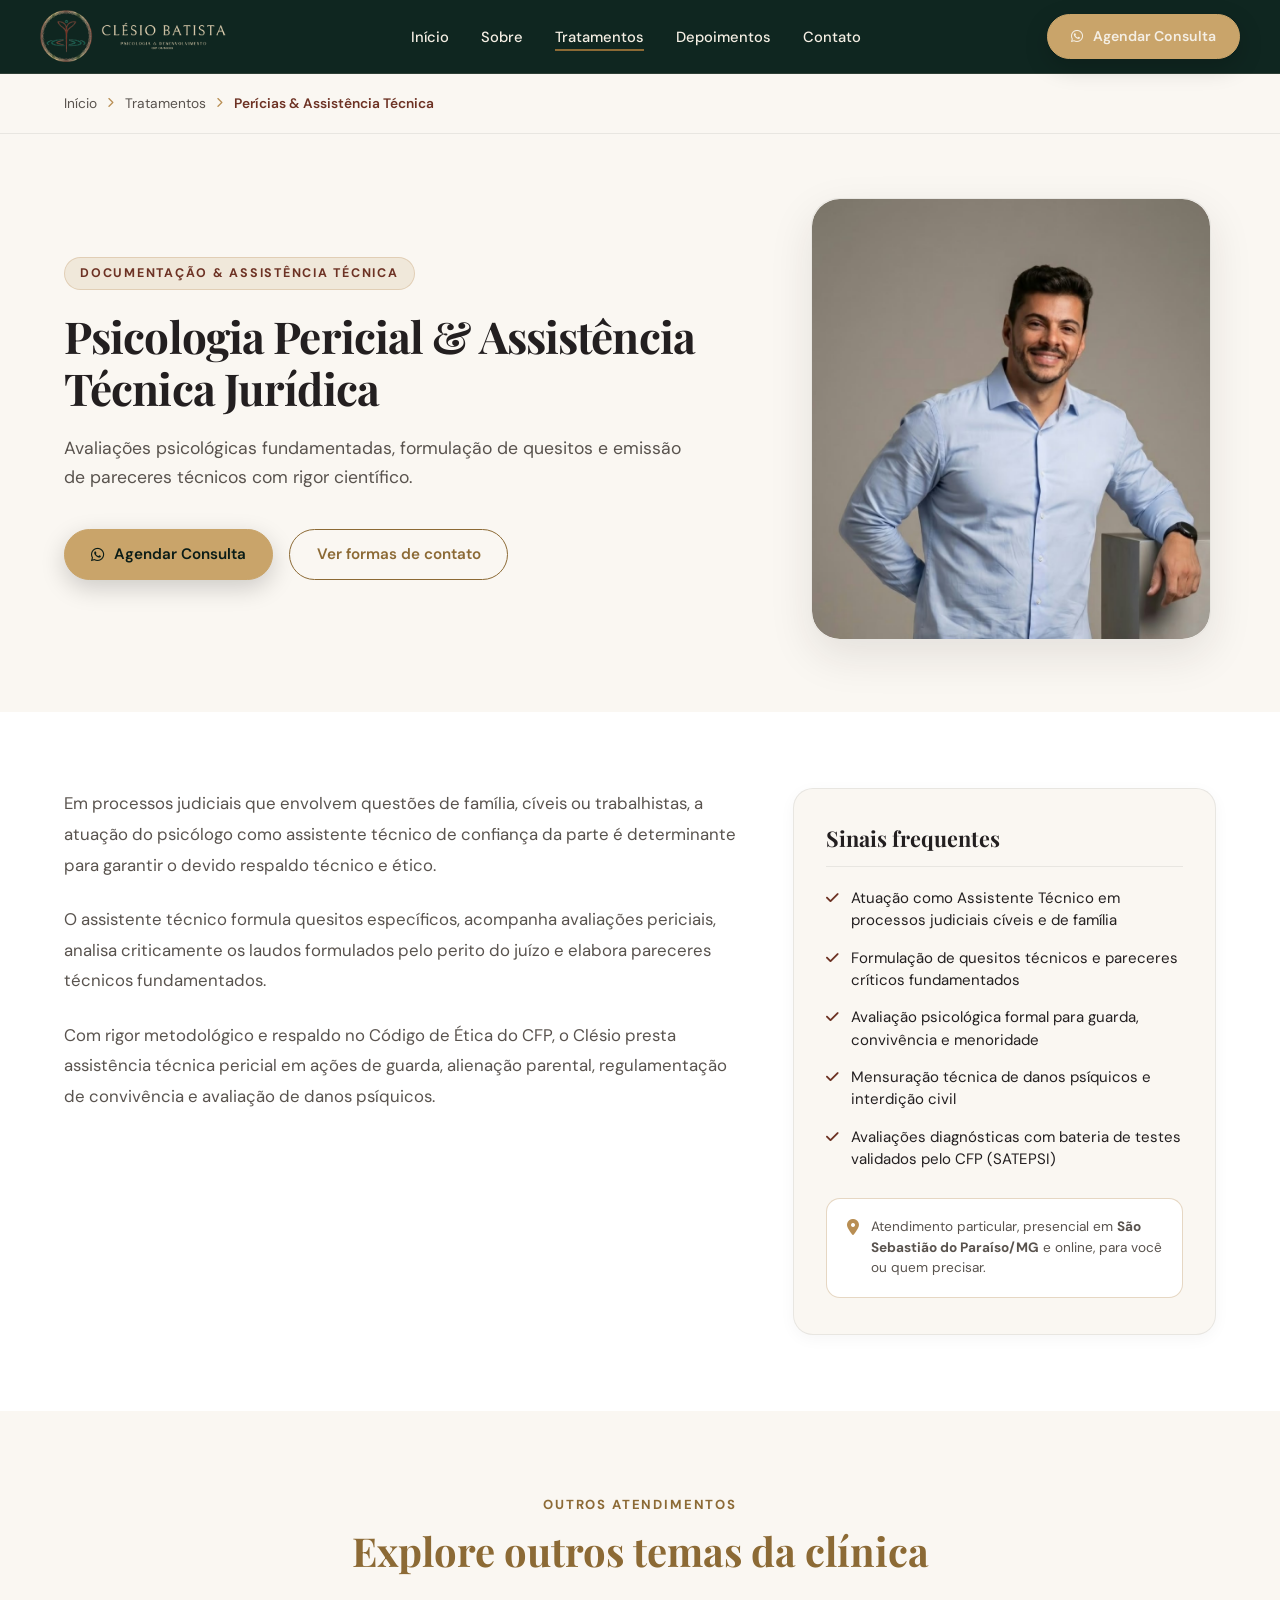
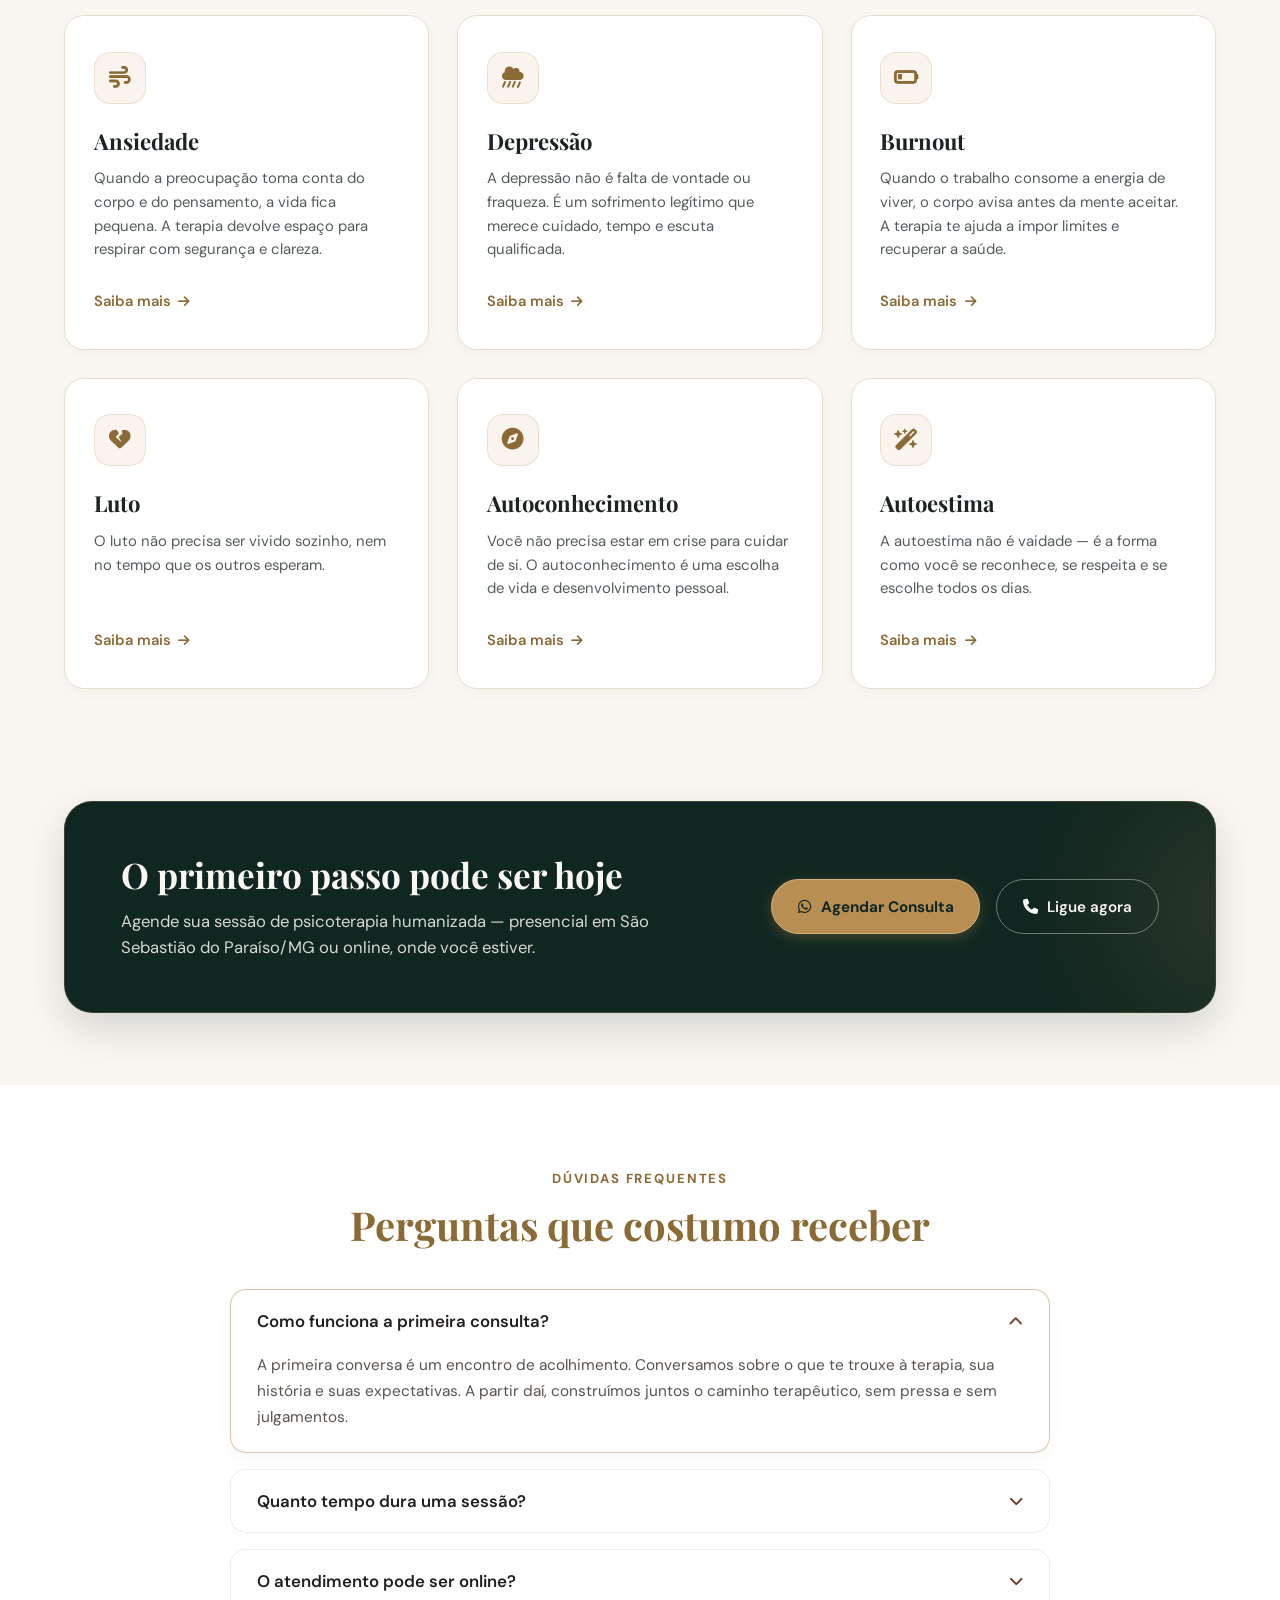
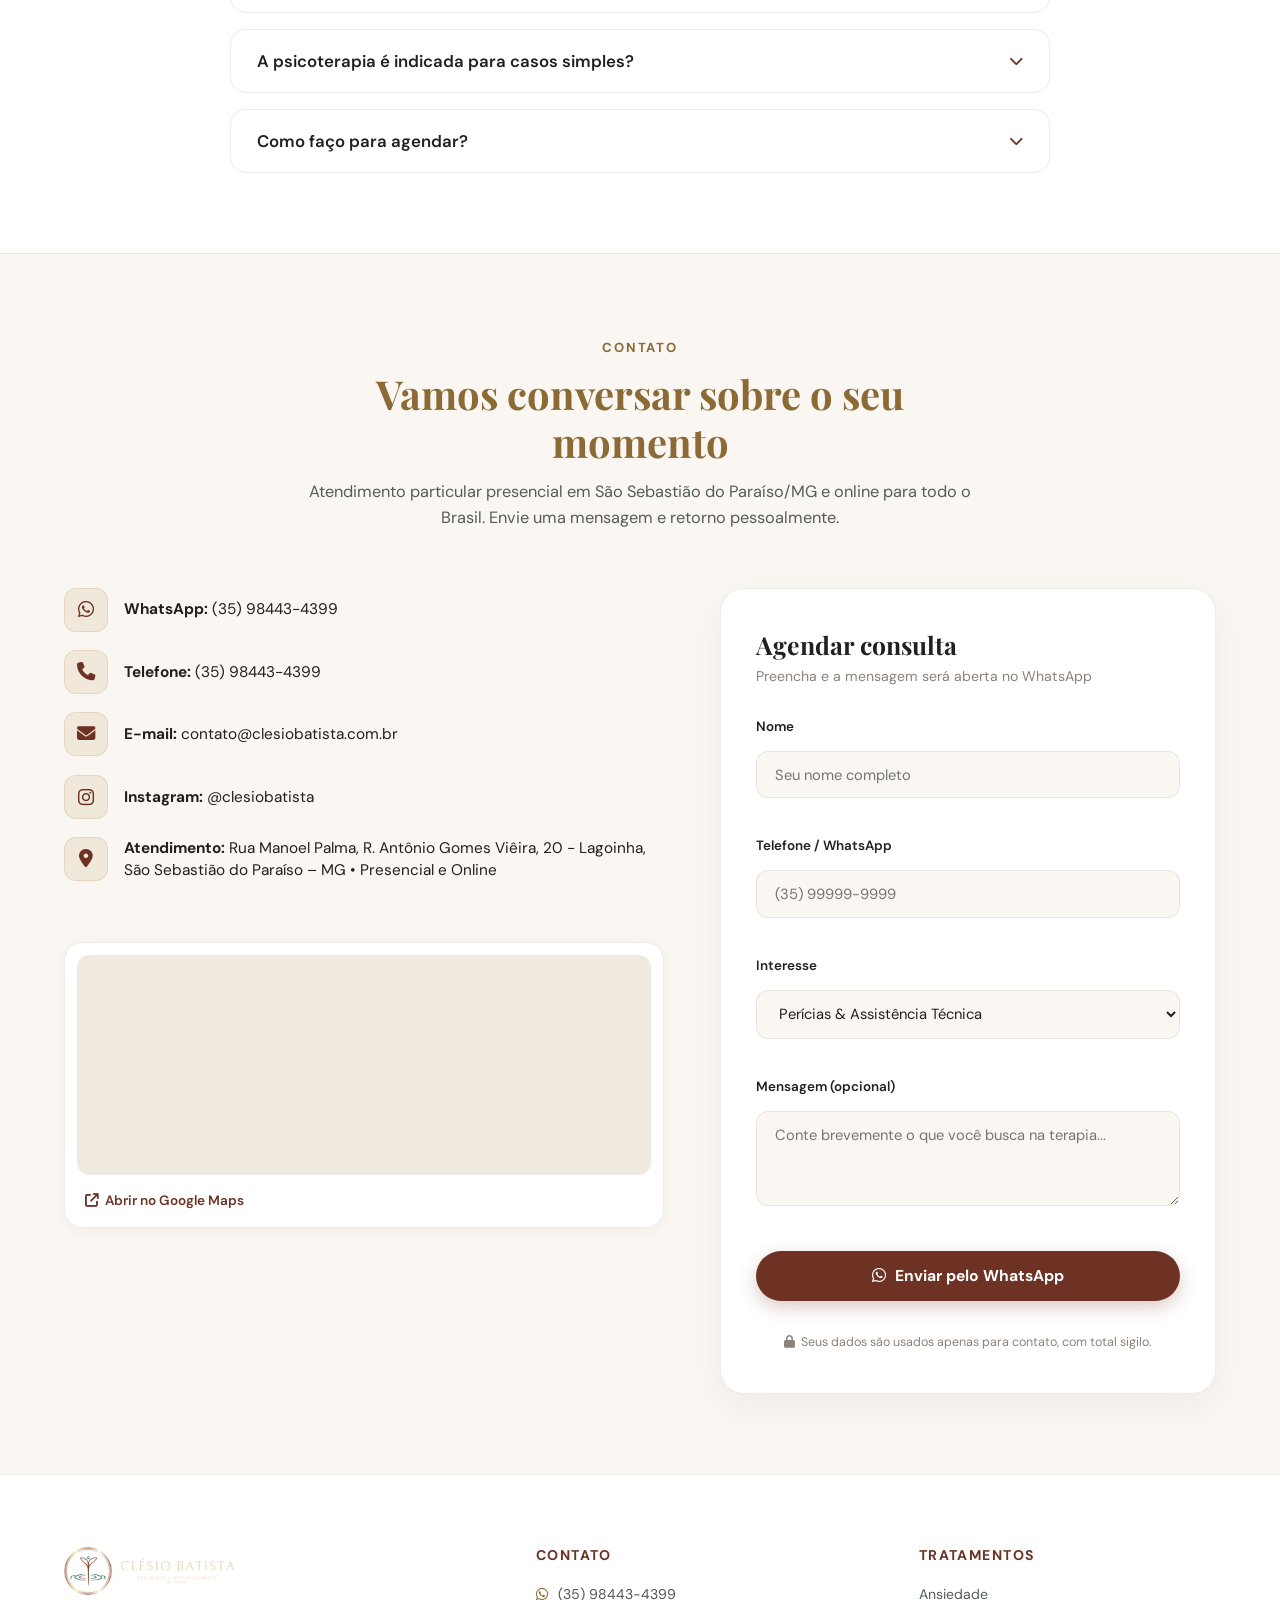
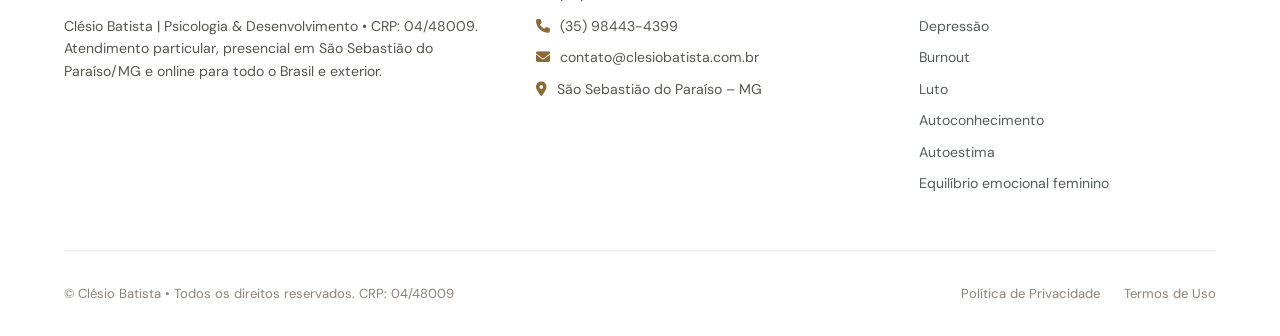
<file: pericias-juridicas.html>
<!DOCTYPE html>
<html lang="pt-BR">
<head>
  <!-- Google tag (gtag.js) -->
  <script async src="https://www.googletagmanager.com/gtag/js?id=AW-18509290192"></script>
  <script>
    window.dataLayer = window.dataLayer || [];
    function gtag(){dataLayer.push(arguments);}
    gtag('js', new Date());

    gtag('config', 'AW-18509290192');

    // Evento de conversão para Visualização de Página (AW-18509290192/CkcuCMr7v64dENC19flE)
    gtag('event', 'conversion', {
      'send_to': 'AW-18509290192/CkcuCMr7v64dENC19flE',
      'value': 1.0,
      'currency': 'BRL'
    });
  </script>

  <!-- Google Tag Manager -->
  <script>(function(w,d,s,l,i){w[l]=w[l]||[];w[l].push({'gtm.start':
  new Date().getTime(),event:'gtm.js'});var f=d.getElementsByTagName(s)[0],
  j=d.createElement(s),dl=l!='dataLayer'?'&l='+l:'';j.async=true;j.src=
  'https://www.googletagmanager.com/gtm.js?id='+i+dl;f.parentNode.insertBefore(j,f);
  })(window,document,'script','dataLayer','GTM-KT68LJHF');</script>
  <!-- End Google Tag Manager -->

  <meta charset="UTF-8">
  <meta name="viewport" content="width=device-width, initial-scale=1.0">
  <title>Perícias & Assistência Técnica | Clésio Batista • Psicologia & Desenvolvimento</title>
  <meta name="description" content="Avaliações psicológicas fundamentadas, formulação de quesitos e emissão de pareceres técnicos com rigor científico. Atendimento presencial em São Sebastião do Paraíso - MG e online para todo o Brasil e exterior com o psicólogo Clésio Batista (CRP 04/48009).">
  <meta name="author" content="Clésio Batista">
  <meta name="robots" content="index, follow, max-image-preview:large, max-snippet:-1, max-video-preview:-1">
  <meta name="google-site-verification" content="VN3GYIT4__oBTP339KpZtjMbLeRkMuadxFUYRd_H2RI">
  <meta name="msvalidate.01" content="0C95B0DE10591CE65220A8F22CC2A64A">
  <link rel="canonical" href="https://clesiobatista.com.br/pericias-juridicas.html">

  <!-- Palavras-chave SEO Estratégicas -->
  <meta name="keywords" content="Perícias & Assistência Técnica, Psicólogo Perícias & Assistência Técnica, Clésio Batista, psicólogo São Sebastião do Paraíso, terapia cognitivo comportamental, tratamento Perícias & Assistência Técnica, atendimento psicológico online, CRP 04/48009">

  <!-- Meta Geo Tags para Busca Local -->
  <meta name="geo.region" content="BR-MG">
  <meta name="geo.placename" content="São Sebastião do Paraíso">
  <meta name="geo.position" content="-20.9197504;-46.9834424">
  <meta name="ICBM" content="-20.9197504, -46.9834424">

  <!-- Open Graph / Redes Sociais & WhatsApp -->
  <meta property="og:locale" content="pt_BR">
  <meta property="og:type" content="article">
  <meta property="og:site_name" content="Clésio Batista | Psicologia & Desenvolvimento">
  <meta property="og:title" content="Perícias & Assistência Técnica | Clésio Batista • CRP 04/48009">
  <meta property="og:description" content="Avaliações psicológicas fundamentadas, formulação de quesitos e emissão de pareceres técnicos com rigor científico.">
  <meta property="og:url" content="https://clesiobatista.com.br/pericias-juridicas.html">
  <meta property="og:image" content="https://clesiobatista.com.br/assets/images/dr-clesio-azul.png?v=20261008">
  <meta property="og:image:width" content="1200">
  <meta property="og:image:height" content="630">
  <meta property="og:image:alt" content="Clésio Batista - Psicólogo para Perícias & Assistência Técnica">

  <!-- Twitter Card -->
  <meta name="twitter:card" content="summary_large_image">
  <meta name="twitter:title" content="Perícias & Assistência Técnica | Clésio Batista • CRP 04/48009">
  <meta name="twitter:description" content="Avaliações psicológicas fundamentadas, formulação de quesitos e emissão de pareceres técnicos com rigor científico.">
  <meta name="twitter:image" content="https://clesiobatista.com.br/assets/images/dr-clesio-azul.png?v=20261008">

  <!-- Schema.org JSON-LD (MedicalWebPage & Service) -->
  <script type="application/ld+json">
  {
    "@context": "https://schema.org",
    "@type": ["MedicalWebPage", "ItemPage"],
    "@id": "https://clesiobatista.com.br/pericias-juridicas.html#webpage",
    "url": "https://clesiobatista.com.br/pericias-juridicas.html",
    "name": "Perícias & Assistência Técnica | Clésio Batista",
    "description": "Avaliações psicológicas fundamentadas, formulação de quesitos e emissão de pareceres técnicos com rigor científico.",
    "isPartOf": {
      "@type": "WebSite",
      "name": "Clésio Batista | Psicologia & Desenvolvimento",
      "url": "https://clesiobatista.com.br/"
    },
    "mainEntity": {
      "@type": "Service",
      "name": "Atendimento Psicológico para Perícias & Assistência Técnica",
      "serviceType": "Perícias & Assistência Técnica",
      "provider": {
        "@type": ["Psychologist", "LocalBusiness"],
        "name": "Clésio Batista - Psicologia & Desenvolvimento",
        "telephone": "+55-35-98443-4399",
        "address": {
          "@type": "PostalAddress",
          "streetAddress": "Rua Manoel Palma, R. Antônio Gomes Viêira, 20 - Lagoinha",
          "addressLocality": "São Sebastião do Paraíso",
          "addressRegion": "MG",
          "postalCode": "37950-000",
          "addressCountry": "BR"
        }
      }
    }
  }
  </script>

  <!-- Favicon Oficial -->
  <link rel="icon" type="image/png" href="assets/images/favicon.png">
  <link rel="apple-touch-icon" href="assets/images/simbolo-clesio.png">

  <!-- Fontes Google (Playfair Display & DM Sans) -->
  <link rel="preconnect" href="https://fonts.googleapis.com">
  <link rel="preconnect" href="https://fonts.gstatic.com" crossorigin>
  <link href="https://fonts.googleapis.com/css2?family=DM+Sans:ital,opsz,wght@0,9..40,400..700;1,9..40,400..700&family=Playfair+Display:ital,wght@0,500;0,600;0,700;1,400;1,500;1,600;1,700&display=swap" rel="stylesheet">

  <!-- Ícones Font Awesome 6 -->
  <link rel="stylesheet" href="https://cdnjs.cloudflare.com/ajax/libs/font-awesome/6.4.2/css/all.min.css">

  <!-- Folhas de Estilos com Cache Busting -->
  <link rel="stylesheet" href="styles.css?v=20261008_03">
  <link rel="stylesheet" href="topic.css?v=20261008_03">
  <link rel="stylesheet" href="theme.css?v=20261103b">

  <!-- Estilo Crítico Estrutural (Garante renderização imediata sem dependência de cache de navegador) -->
  <style>
    [data-reveal] { opacity: 1 !important; transform: none !important; }
    .breadcrumb-list { display: flex !important; list-style: none !important; padding: 0 !important; margin: 0 !important; gap: 0.65rem; }
    .breadcrumb-list li { display: inline-flex !important; list-style: none !important; }
    .topic-hero-grid { display: grid !important; grid-template-columns: 1.25fr 0.75fr !important; gap: 3.5rem !important; align-items: center !important; }
    .topic-hero-image-wrap { max-width: 400px !important; border-radius: 28px !important; overflow: hidden !important; }
    .topic-hero-image-wrap img, .topic-hero-img { width: 100% !important; max-width: 400px !important; height: 440px !important; object-fit: cover !important; object-position: center top !important; border-radius: 28px !important; display: block !important; }
    .topic-main-grid { display: grid !important; grid-template-columns: 1.35fr 0.85fr !important; gap: 3.5rem !important; align-items: start !important; }
    .services-clean-grid { display: grid !important; grid-template-columns: repeat(3, 1fr) !important; gap: 1.75rem !important; }
    .topic-banner-pill-card { display: flex !important; align-items: center !important; justify-content: space-between !important; border-radius: 28px !important; }
    .topic-contact-grid { display: grid !important; grid-template-columns: 1.15fr 0.95fr !important; gap: 3.5rem !important; }
    .topic-footer-grid { display: grid !important; grid-template-columns: 1.4fr 1.1fr 1fr !important; gap: 3.5rem !important; }
    ul.topic-checklist, ul.topic-contact-items-list, ul.topic-footer-links-list { list-style: none !important; padding: 0 !important; }
    @media (max-width: 992px) {
      .topic-hero-grid, .topic-main-grid, .topic-contact-grid, .topic-footer-grid { grid-template-columns: 1fr !important; }
      .services-clean-grid { grid-template-columns: repeat(2, 1fr) !important; }
      .topic-hero-image-wrap img, .topic-hero-img { height: 360px !important; }
      .topic-banner-pill-card { flex-direction: column !important; }
    }
    @media (max-width: 640px) {
      .services-clean-grid { grid-template-columns: 1fr !important; }
    }
  </style>
</head>
<body>
  <!-- Google Tag Manager (noscript) -->
  <noscript><iframe src="https://www.googletagmanager.com/ns.html?id=GTM-KT68LJHF"
  height="0" width="0" style="display:none;visibility:hidden"></iframe></noscript>
  <!-- End Google Tag Manager (noscript) -->

  <!-- ==========================================================================
       HEADER & NAVBAR FIXA (MOCKUP)
       ========================================================================== -->
  <header class="header-navbar">
    <div class="container nav-wrapper">
      <a href="index.html#inicio" class="brand-identity" aria-label="Página Inicial - Clésio Batista">
        <img src="assets/images/logo-horizontal-claro.png?v=20261103" alt="Clésio Batista - Psicologia & Desenvolvimento • CRP 04/48009" class="nav-brand-logo">
      </a>

      <!-- Menu Desktop -->
      <nav>
        <ul class="nav-menu-links" id="navMenu">
          <li><a href="index.html#inicio" class="nav-item-link">Início</a></li>
          <li><a href="index.html#sobre" class="nav-item-link">Sobre</a></li>
          <li><a href="index.html#servicos" class="nav-item-link active">Tratamentos</a></li>
          <li><a href="index.html#depoimentos" class="nav-item-link">Depoimentos</a></li>
          <li><a href="#contato" class="nav-item-link">Contato</a></li>
        </ul>
      </nav>

      <!-- Botão CTA Header -->
      <div class="nav-action-cta">
        <a href="https://wa.me/5535984434399?text=Ol%C3%A1%2C%20Cl%C3%A9sio!%20Gostaria%20de%20mais%20informa%C3%A7%C3%B5es%20sobre%20seus%20atendimentos." target="_blank" rel="noopener noreferrer" class="btn btn-primary btn-sm">
          <i class="fa-brands fa-whatsapp"></i> Agendar Consulta
        </a>
      </div>

      <!-- Toggle Mobile -->
      <button class="mobile-toggle" id="mobileToggle" aria-label="Abrir menu de navegação" aria-expanded="false" aria-controls="navMenu">
        <i class="fa-solid fa-bars"></i>
      </button>
    </div>
  </header>

  <main>
    <!-- ==========================================================================
         BREADCRUMB
         ========================================================================== -->
    <nav class="breadcrumb-container" aria-label="Navegação estrutural">
      <div class="container">
        <ul class="breadcrumb-list">
          <li><a href="index.html">Início</a></li>
          <li class="separator"><i class="fa-solid fa-chevron-right"></i></li>
          <li><a href="index.html#servicos">Tratamentos</a></li>
          <li class="separator"><i class="fa-solid fa-chevron-right"></i></li>
          <li class="current">Perícias & Assistência Técnica</li>
        </ul>
      </div>
    </nav>

    <!-- ==========================================================================
         TOPIC HERO SECTION (MOCKUP: TAG + H1 + DESC + 2 BOTÕES + FOTO DO PROFISSIONAL)
         ========================================================================== -->
    <section class="topic-hero-section">
      <div class="container topic-hero-grid">
        <div class="topic-hero-content">
          <span class="topic-pill-badge">DOCUMENTAÇÃO & ASSISTÊNCIA TÉCNICA</span>
          <h1 class="topic-hero-title">Psicologia Pericial & Assistência Técnica Jurídica</h1>
          <p class="topic-hero-desc">Avaliações psicológicas fundamentadas, formulação de quesitos e emissão de pareceres técnicos com rigor científico.</p>
          
          <div class="topic-hero-ctas">
            <a href="https://wa.me/5535984434399?text=Ol%C3%A1%2C%20Cl%C3%A9sio!%20Gostaria%20de%20mais%20informa%C3%A7%C3%B5es%20sobre%20seus%20atendimentos." target="_blank" rel="noopener noreferrer" class="btn btn-primary">
              <i class="fa-brands fa-whatsapp"></i> Agendar Consulta
            </a>
            <a href="#contato" class="btn btn-outline">
              Ver formas de contato
            </a>
          </div>
        </div>

        <div class="topic-hero-image-wrap">
          <img src="assets/images/dr-clesio-azul.png?v=20261008" alt="Clésio Batista Psicólogo" class="topic-hero-img">
        </div>
      </div>
    </section>

    <!-- ==========================================================================
         TOPIC MAIN CONTENT & CARD SINAIS FREQUENTES
         ========================================================================== -->
    <section class="topic-main-section">
      <div class="container topic-main-grid">
        
        <!-- PROSE CONTENT (ESQUERDA) -->
        <div class="topic-prose-content">
          <p>Em processos judiciais que envolvem questões de família, cíveis ou trabalhistas, a atuação do psicólogo como assistente técnico de confiança da parte é determinante para garantir o devido respaldo técnico e ético.</p>
<p>O assistente técnico formula quesitos específicos, acompanha avaliações periciais, analisa criticamente os laudos formulados pelo perito do juízo e elabora pareceres técnicos fundamentados.</p>
<p>Com rigor metodológico e respaldo no Código de Ética do CFP, o Clésio presta assistência técnica pericial em ações de guarda, alienação parental, regulamentação de convivência e avaliação de danos psíquicos.</p>
        </div>

        <!-- SIDEBAR CARD (DIREITA: SINAIS FREQUENTES) -->
        <aside class="topic-sidebar-card">
          <h3 class="topic-sidebar-title">Sinais frequentes</h3>
          <ul class="topic-checklist">

              <li><i class="fa-solid fa-check"></i> <span>Atuação como Assistente Técnico em processos judiciais cíveis e de família</span></li>
  

              <li><i class="fa-solid fa-check"></i> <span>Formulação de quesitos técnicos e pareceres críticos fundamentados</span></li>
  

              <li><i class="fa-solid fa-check"></i> <span>Avaliação psicológica formal para guarda, convivência e menoridade</span></li>
  

              <li><i class="fa-solid fa-check"></i> <span>Mensuração técnica de danos psíquicos e interdição civil</span></li>
  

              <li><i class="fa-solid fa-check"></i> <span>Avaliações diagnósticas com bateria de testes validados pelo CFP (SATEPSI)</span></li>
  
          </ul>

          <div class="topic-location-note">
            <i class="fa-solid fa-location-dot"></i>
            <span>Atendimento particular, presencial em <strong>São Sebastião do Paraíso/MG</strong> e online, para você ou quem precisar.</span>
          </div>
        </aside>

      </div>
    </section>

    <!-- ==========================================================================
         EXPLORE OUTROS TEMAS DA CLÍNICA (MOCKUP)
         ========================================================================== -->
    <section class="servicos-section">
      <div class="container">
        <div class="section-header-center">
          <span class="eyebrow">OUTROS ATENDIMENTOS</span>
          <h2 class="section-main-title">Explore outros temas da clínica</h2>
        </div>

        <div class="services-clean-grid">

          <!-- Card: Ansiedade -->
          <a href="ansiedade.html" class="topic-card-item">
            <div>
              <div class="topic-card-icon-circle">
                <i class="fa-solid fa-wind"></i>
              </div>
              <h3 class="topic-card-title">Ansiedade</h3>
              <p class="topic-card-desc">Quando a preocupação toma conta do corpo e do pensamento, a vida fica pequena. A terapia devolve espaço para respirar com segurança e clareza.</p>
            </div>
            <span class="topic-card-link">Saiba mais <i class="fa-solid fa-arrow-right"></i></span>
          </a>
  

          <!-- Card: Depressão -->
          <a href="depressao.html" class="topic-card-item">
            <div>
              <div class="topic-card-icon-circle">
                <i class="fa-solid fa-cloud-showers-heavy"></i>
              </div>
              <h3 class="topic-card-title">Depressão</h3>
              <p class="topic-card-desc">A depressão não é falta de vontade ou fraqueza. É um sofrimento legítimo que merece cuidado, tempo e escuta qualificada.</p>
            </div>
            <span class="topic-card-link">Saiba mais <i class="fa-solid fa-arrow-right"></i></span>
          </a>
  

          <!-- Card: Burnout -->
          <a href="burnout.html" class="topic-card-item">
            <div>
              <div class="topic-card-icon-circle">
                <i class="fa-solid fa-battery-quarter"></i>
              </div>
              <h3 class="topic-card-title">Burnout</h3>
              <p class="topic-card-desc">Quando o trabalho consome a energia de viver, o corpo avisa antes da mente aceitar. A terapia te ajuda a impor limites e recuperar a saúde.</p>
            </div>
            <span class="topic-card-link">Saiba mais <i class="fa-solid fa-arrow-right"></i></span>
          </a>
  

          <!-- Card: Luto -->
          <a href="luto.html" class="topic-card-item">
            <div>
              <div class="topic-card-icon-circle">
                <i class="fa-solid fa-heart-crack"></i>
              </div>
              <h3 class="topic-card-title">Luto</h3>
              <p class="topic-card-desc">O luto não precisa ser vivido sozinho, nem no tempo que os outros esperam.</p>
            </div>
            <span class="topic-card-link">Saiba mais <i class="fa-solid fa-arrow-right"></i></span>
          </a>
  

          <!-- Card: Autoconhecimento -->
          <a href="autoconhecimento.html" class="topic-card-item">
            <div>
              <div class="topic-card-icon-circle">
                <i class="fa-solid fa-compass"></i>
              </div>
              <h3 class="topic-card-title">Autoconhecimento</h3>
              <p class="topic-card-desc">Você não precisa estar em crise para cuidar de si. O autoconhecimento é uma escolha de vida e desenvolvimento pessoal.</p>
            </div>
            <span class="topic-card-link">Saiba mais <i class="fa-solid fa-arrow-right"></i></span>
          </a>
  

          <!-- Card: Autoestima -->
          <a href="autoestima.html" class="topic-card-item">
            <div>
              <div class="topic-card-icon-circle">
                <i class="fa-solid fa-wand-magic-sparkles"></i>
              </div>
              <h3 class="topic-card-title">Autoestima</h3>
              <p class="topic-card-desc">A autoestima não é vaidade — é a forma como você se reconhece, se respeita e se escolhe todos os dias.</p>
            </div>
            <span class="topic-card-link">Saiba mais <i class="fa-solid fa-arrow-right"></i></span>
          </a>
  
        </div>
      </div>
    </section>

    <!-- ==========================================================================
         BANNER DE CONVERSÃO EM PÍLULA (MOCKUP: O PRIMEIRO PASSO PODE SER HOJE)
         ========================================================================== -->
    <section class="topic-banner-section" style="padding: 2rem 0 4.5rem;">
      <div class="container">
        <div class="topic-banner-pill-card">
          <div class="topic-banner-pill-text">
            <h2 class="topic-banner-pill-title">O primeiro passo pode ser hoje</h2>
            <p class="topic-banner-pill-desc">
              Agende sua sessão de psicoterapia humanizada — presencial em São Sebastião do Paraíso/MG ou online, onde você estiver.
            </p>
          </div>
          <div class="topic-banner-pill-actions">
            <a href="https://wa.me/5535984434399?text=Ol%C3%A1%2C%20Cl%C3%A9sio!%20Gostaria%20de%20mais%20informa%C3%A7%C3%B5es%20sobre%20seus%20atendimentos." target="_blank" rel="noopener noreferrer" class="btn-banner-gold">
              <i class="fa-brands fa-whatsapp"></i> Agendar Consulta
            </a>
            <a href="tel:+5535984434399" class="btn-banner-outline">
              <i class="fa-solid fa-phone"></i> Ligue agora
            </a>
          </div>
        </div>
      </div>
    </section>

    <!-- ==========================================================================
         FAQ ACCORDION (MOCKUP: PERGUNTAS QUE COSTUMO RECEBER)
         ========================================================================== -->
    <section class="faq-section">
      <div class="container">
        <div class="section-header-center">
          <span class="eyebrow">DÚVIDAS FREQUENTES</span>
          <h2 class="section-main-title">Perguntas que costumo receber</h2>
        </div>

        <div class="faq-accordion-container">
          <div class="faq-item active">
            <button class="faq-button" type="button">
              <span>Como funciona a primeira consulta?</span>
              <i class="fa-solid fa-chevron-down"></i>
            </button>
            <div class="faq-answer">
              <p>A primeira conversa é um encontro de acolhimento. Conversamos sobre o que te trouxe à terapia, sua história e suas expectativas. A partir daí, construímos juntos o caminho terapêutico, sem pressa e sem julgamentos.</p>
            </div>
          </div>

          <div class="faq-item">
            <button class="faq-button" type="button">
              <span>Quanto tempo dura uma sessão?</span>
              <i class="fa-solid fa-chevron-down"></i>
            </button>
            <div class="faq-answer">
              <p>As sessões individuais de psicoterapia têm duração média de 50 minutos, com frequência semanal ou quinzenal, conforme a avaliação clínica e necessidade de cada pessoa.</p>
            </div>
          </div>

          <div class="faq-item">
            <button class="faq-button" type="button">
              <span>O atendimento pode ser online?</span>
              <i class="fa-solid fa-chevron-down"></i>
            </button>
            <div class="faq-answer">
              <p>Sim! O atendimento online tem a mesma eficácia comprovada do presencial, autorizado pelo CFP, com total sigilo e comodidade para você realizar de onde estiver.</p>
            </div>
          </div>

          <div class="faq-item">
            <button class="faq-button" type="button">
              <span>A psicoterapia é indicada para casos simples?</span>
              <i class="fa-solid fa-chevron-down"></i>
            </button>
            <div class="faq-answer">
              <p>Sim. Você não precisa esperar uma crise profunda para buscar ajuda. A terapia é um espaço de prevenção, autoconhecimento e alívio para qualquer sofrimento ou momento de transição emocional.</p>
            </div>
          </div>

          <div class="faq-item">
            <button class="faq-button" type="button">
              <span>Como faço para agendar?</span>
              <i class="fa-solid fa-chevron-down"></i>
            </button>
            <div class="faq-answer">
              <p>Você pode clicar nos botões de WhatsApp desta página ou preencher o formulário abaixo. Retornarei o contato para combinarmos o melhor dia e horário para você.</p>
            </div>
          </div>
        </div>
      </div>
    </section>

    <!-- ==========================================================================
         SEÇÃO DE CONTATO COMPLETA (MOCKUP: VAMOS CONVERSAR SOBRE O SEU MOMENTO)
         ========================================================================== -->
    <section class="topic-contact-section" id="contato">
      <div class="container">
        <div class="topic-contact-header">
          <span class="eyebrow">CONTATO</span>
          <h2 class="section-main-title">Vamos conversar sobre o seu momento</h2>
          <p class="section-subtitle">
            Atendimento particular presencial em São Sebastião do Paraíso/MG e online para todo o Brasil. Envie uma mensagem e retorno pessoalmente.
          </p>
        </div>

        <div class="topic-contact-grid">
          <!-- Coluna 1: Informações de Contato + Card do Mapa -->
          <div class="topic-contact-info-col">
            <ul class="topic-contact-items-list">
              <li class="topic-contact-item-row">
                <div class="topic-contact-icon-box">
                  <i class="fa-brands fa-whatsapp"></i>
                </div>
                <div>
                  <strong>WhatsApp:</strong> <a href="https://wa.me/5535984434399" target="_blank" rel="noopener noreferrer">(35) 98443-4399</a>
                </div>
              </li>
              <li class="topic-contact-item-row">
                <div class="topic-contact-icon-box">
                  <i class="fa-solid fa-phone"></i>
                </div>
                <div>
                  <strong>Telefone:</strong> <a href="tel:+5535984434399">(35) 98443-4399</a>
                </div>
              </li>
              <li class="topic-contact-item-row">
                <div class="topic-contact-icon-box">
                  <i class="fa-solid fa-envelope"></i>
                </div>
                <div>
                  <strong>E-mail:</strong> <a href="mailto:contato@clesiobatista.com.br">contato@clesiobatista.com.br</a>
                </div>
              </li>
              <li class="topic-contact-item-row">
                <div class="topic-contact-icon-box">
                  <i class="fa-brands fa-instagram"></i>
                </div>
                <div>
                  <strong>Instagram:</strong> <a href="https://instagram.com" target="_blank" rel="noopener noreferrer">@clesiobatista</a>
                </div>
              </li>
              <li class="topic-contact-item-row">
                <div class="topic-contact-icon-box">
                  <i class="fa-solid fa-location-dot"></i>
                </div>
                <div>
                  <strong>Atendimento:</strong> Rua Manoel Palma, R. Antônio Gomes Viêira, 20 - Lagoinha, São Sebastião do Paraíso – MG • Presencial e Online
                </div>
              </li>
            </ul>

            <!-- Prévia do Mapa -->
            <div class="topic-map-preview-card">
              <div class="topic-map-image-frame">
                <iframe src="https://maps.google.com/maps?q=Rua%20Manoel%20Palma%2C%2020%2C%20Lagoinha%2C%20S%C3%A3o%20Sebasti%C3%A3o%20do%20Para%C3%ADso%20-%20MG&t=&z=16&ie=UTF8&iwloc=&output=embed" title="Localização São Sebastião do Paraíso - MG" loading="lazy"></iframe>
              </div>
              <a href="https://www.google.com/maps/place/Psic%C3%B3logo+Cl%C3%A9sio+Pimenta/@-20.9197504,-46.9834424,17z/data=!3m1!4b1!4m6!3m5!1s0x94b7179c0cd8a1a7:0x1cf9488d000985c5!8m2!3d-20.9197504!4d-46.9834424!16s%2Fg%2F11hbfh08fh" target="_blank" rel="noopener noreferrer" class="topic-map-link-btn">
                <i class="fa-solid fa-arrow-up-right-from-square"></i> Abrir no Google Maps
              </a>
            </div>
          </div>

          <!-- Coluna 2: Formulário Interativo de Agendamento -->
          <div class="topic-contact-form-card">
            <h3 class="topic-form-title">Agendar consulta</h3>
            <p class="topic-form-subtitle">Preencha e a mensagem será aberta no WhatsApp</p>

            <form class="topic-whatsapp-form">
              <div class="topic-form-field">
                <label class="topic-form-label" for="formNome">Nome</label>
                <input type="text" id="formNome" name="nome" class="topic-form-input" placeholder="Seu nome completo" required>
              </div>

              <div class="topic-form-field">
                <label class="topic-form-label" for="formTelefone">Telefone / WhatsApp</label>
                <input type="tel" id="formTelefone" name="telefone" class="topic-form-input" placeholder="(35) 99999-9999" required>
              </div>

              <div class="topic-form-field">
                <label class="topic-form-label" for="formInteresse">Interesse</label>
                <select id="formInteresse" name="interesse" class="topic-form-select">

                    <option value="Ansiedade" >Ansiedade</option>
  
                    <option value="Depressão" >Depressão</option>
  
                    <option value="Burnout" >Burnout</option>
  
                    <option value="Luto" >Luto</option>
  
                    <option value="Autoconhecimento" >Autoconhecimento</option>
  
                    <option value="Autoestima" >Autoestima</option>
  
                    <option value="Equilíbrio emocional feminino" >Equilíbrio emocional feminino</option>
  
                    <option value="Terapia de Casal" >Terapia de Casal</option>
  
                    <option value="Psicologia Esportiva & eSports" >Psicologia Esportiva & eSports</option>
  
                    <option value="Adequação NR-01 & Corporativo" >Adequação NR-01 & Corporativo</option>
  
                    <option value="Perícias & Assistência Técnica" selected>Perícias & Assistência Técnica</option>
  
                    <option value="Palestras & Workshops" >Palestras & Workshops</option>
  
                </select>
              </div>

              <div class="topic-form-field">
                <label class="topic-form-label" for="formMensagem">Mensagem (opcional)</label>
                <textarea id="formMensagem" name="mensagem" class="topic-form-textarea" placeholder="Conte brevemente o que você busca na terapia..."></textarea>
              </div>

              <button type="submit" class="btn-whatsapp-submit">
                <i class="fa-brands fa-whatsapp"></i> Enviar pelo WhatsApp
              </button>

              <p class="topic-form-microcopy">
                <i class="fa-solid fa-lock"></i> Seus dados são usados apenas para contato, com total sigilo.
              </p>
            </form>
          </div>
        </div>
      </div>
    </section>

  </main>

  <!-- ==========================================================================
       RODAPÉ LIGHT (MOCKUP: 3 COLUNAS)
       ========================================================================== -->
  <footer class="topic-footer-light">
    <div class="container">
      <div class="topic-footer-grid">
        <!-- Coluna 1: Marca & Registro -->
        <div class="topic-footer-col">
          <div class="topic-footer-brand-header">
            <img src="assets/images/logo-horizontal-claro.png?v=20261103" alt="Clésio Batista" class="topic-footer-logo-img">
          </div>
          <p class="topic-footer-desc">
            Clésio Batista | Psicologia & Desenvolvimento • CRP: 04/48009.<br>
            Atendimento particular, presencial em São Sebastião do Paraíso/MG e online para todo o Brasil e exterior.
          </p>
        </div>

        <!-- Coluna 2: Contato -->
        <div class="topic-footer-col">
          <h4>CONTATO</h4>
          <ul class="topic-footer-links-list">
            <li><i class="fa-brands fa-whatsapp" style="color: var(--primary); margin-right: 0.4rem;"></i> (35) 98443-4399</li>
            <li><i class="fa-solid fa-phone" style="color: var(--primary); margin-right: 0.4rem;"></i> (35) 98443-4399</li>
            <li><i class="fa-solid fa-envelope" style="color: var(--primary); margin-right: 0.4rem;"></i> contato@clesiobatista.com.br</li>
            <li><i class="fa-solid fa-location-dot" style="color: var(--primary); margin-right: 0.4rem;"></i> São Sebastião do Paraíso – MG</li>
          </ul>
        </div>

        <!-- Coluna 3: Tratamentos -->
        <div class="topic-footer-col">
          <h4>TRATAMENTOS</h4>
          <ul class="topic-footer-links-list">
            <li><a href="ansiedade.html">Ansiedade</a></li>
            <li><a href="depressao.html">Depressão</a></li>
            <li><a href="burnout.html">Burnout</a></li>
            <li><a href="luto.html">Luto</a></li>
            <li><a href="autoconhecimento.html">Autoconhecimento</a></li>
            <li><a href="autoestima.html">Autoestima</a></li>
            <li><a href="equilibrio-feminino.html">Equilíbrio emocional feminino</a></li>
          </ul>
        </div>
      </div>

      <!-- Barra Inferior -->
      <div class="topic-footer-bottom-bar">
        <span>© Clésio Batista • Todos os direitos reservados. CRP: 04/48009</span>
        <div style="display: flex; gap: 1.5rem;">
          <a href="#" style="color: inherit;">Política de Privacidade</a>
          <a href="#" style="color: inherit;">Termos de Uso</a>
        </div>
      </div>
    </div>
  </footer>

  <!-- Scripts -->
  <script src="script.js?v=20261008_03"></script>
</body>
</html>
</file>
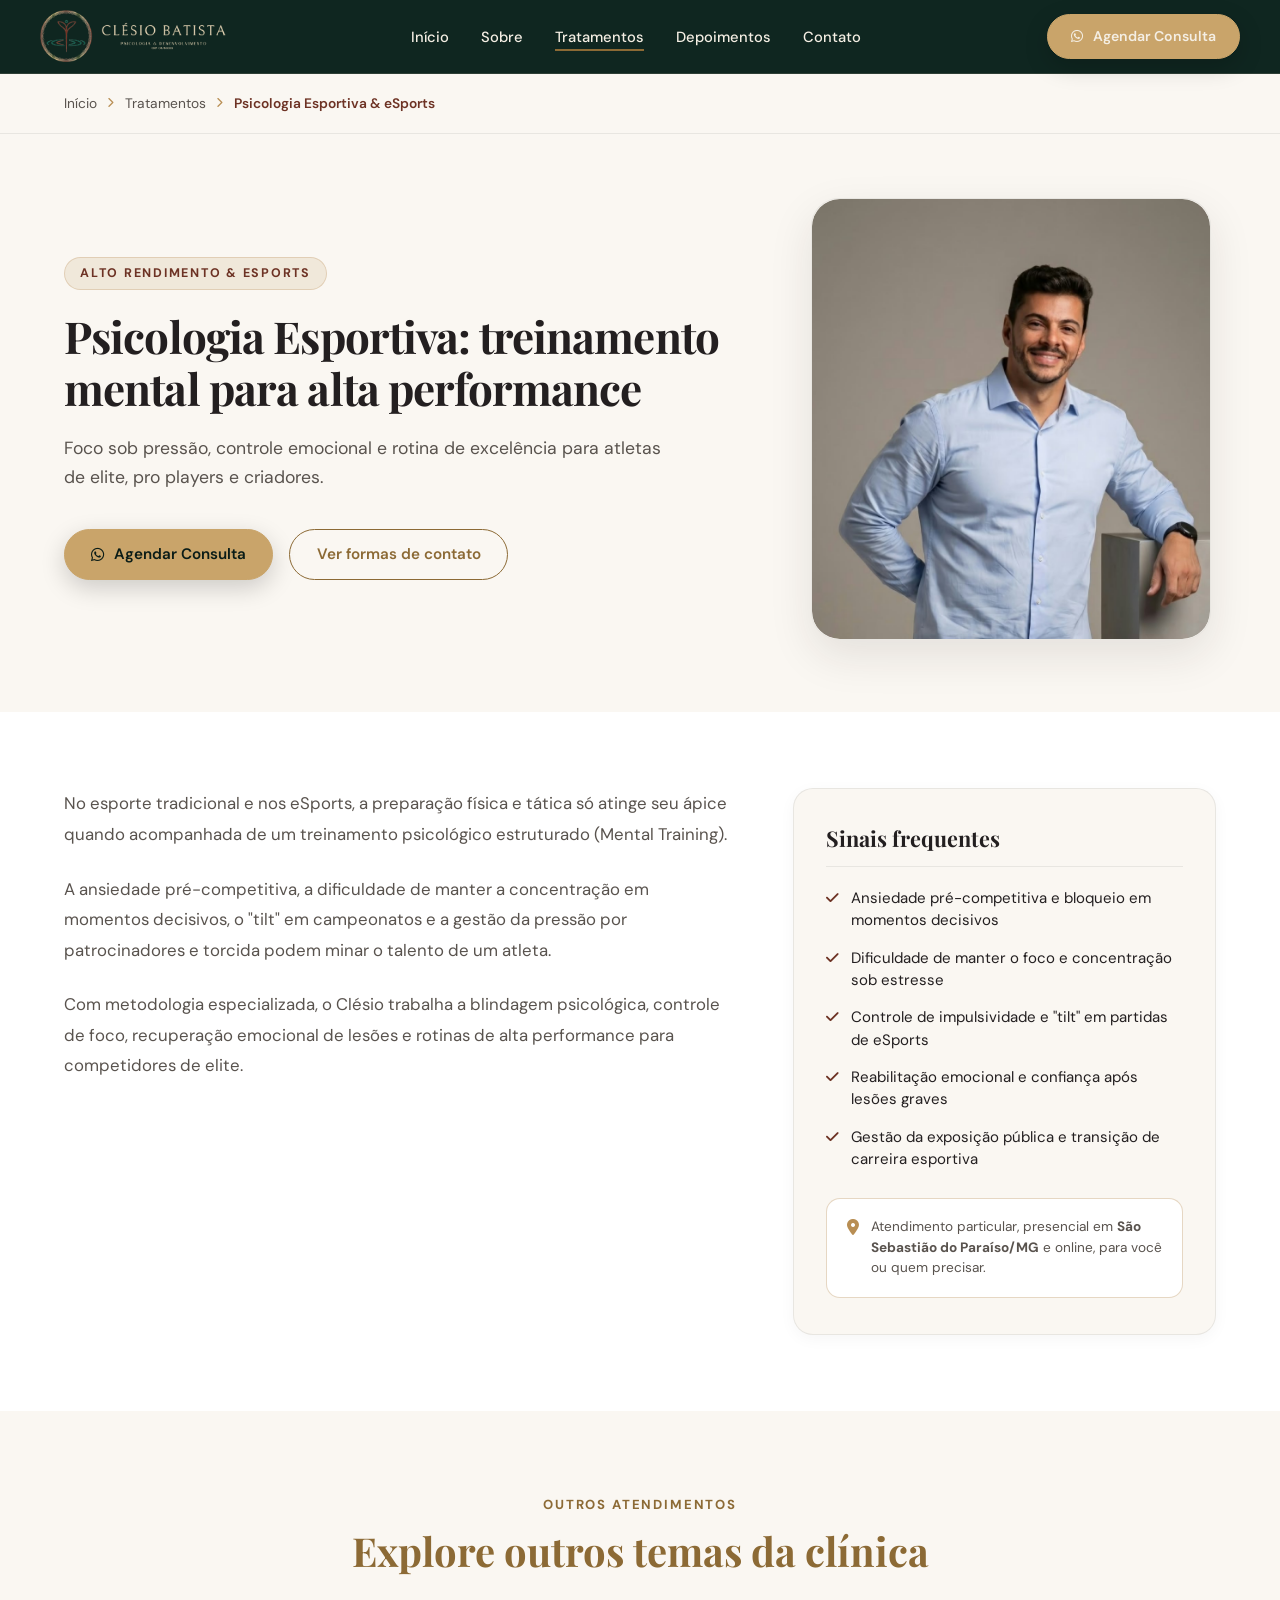
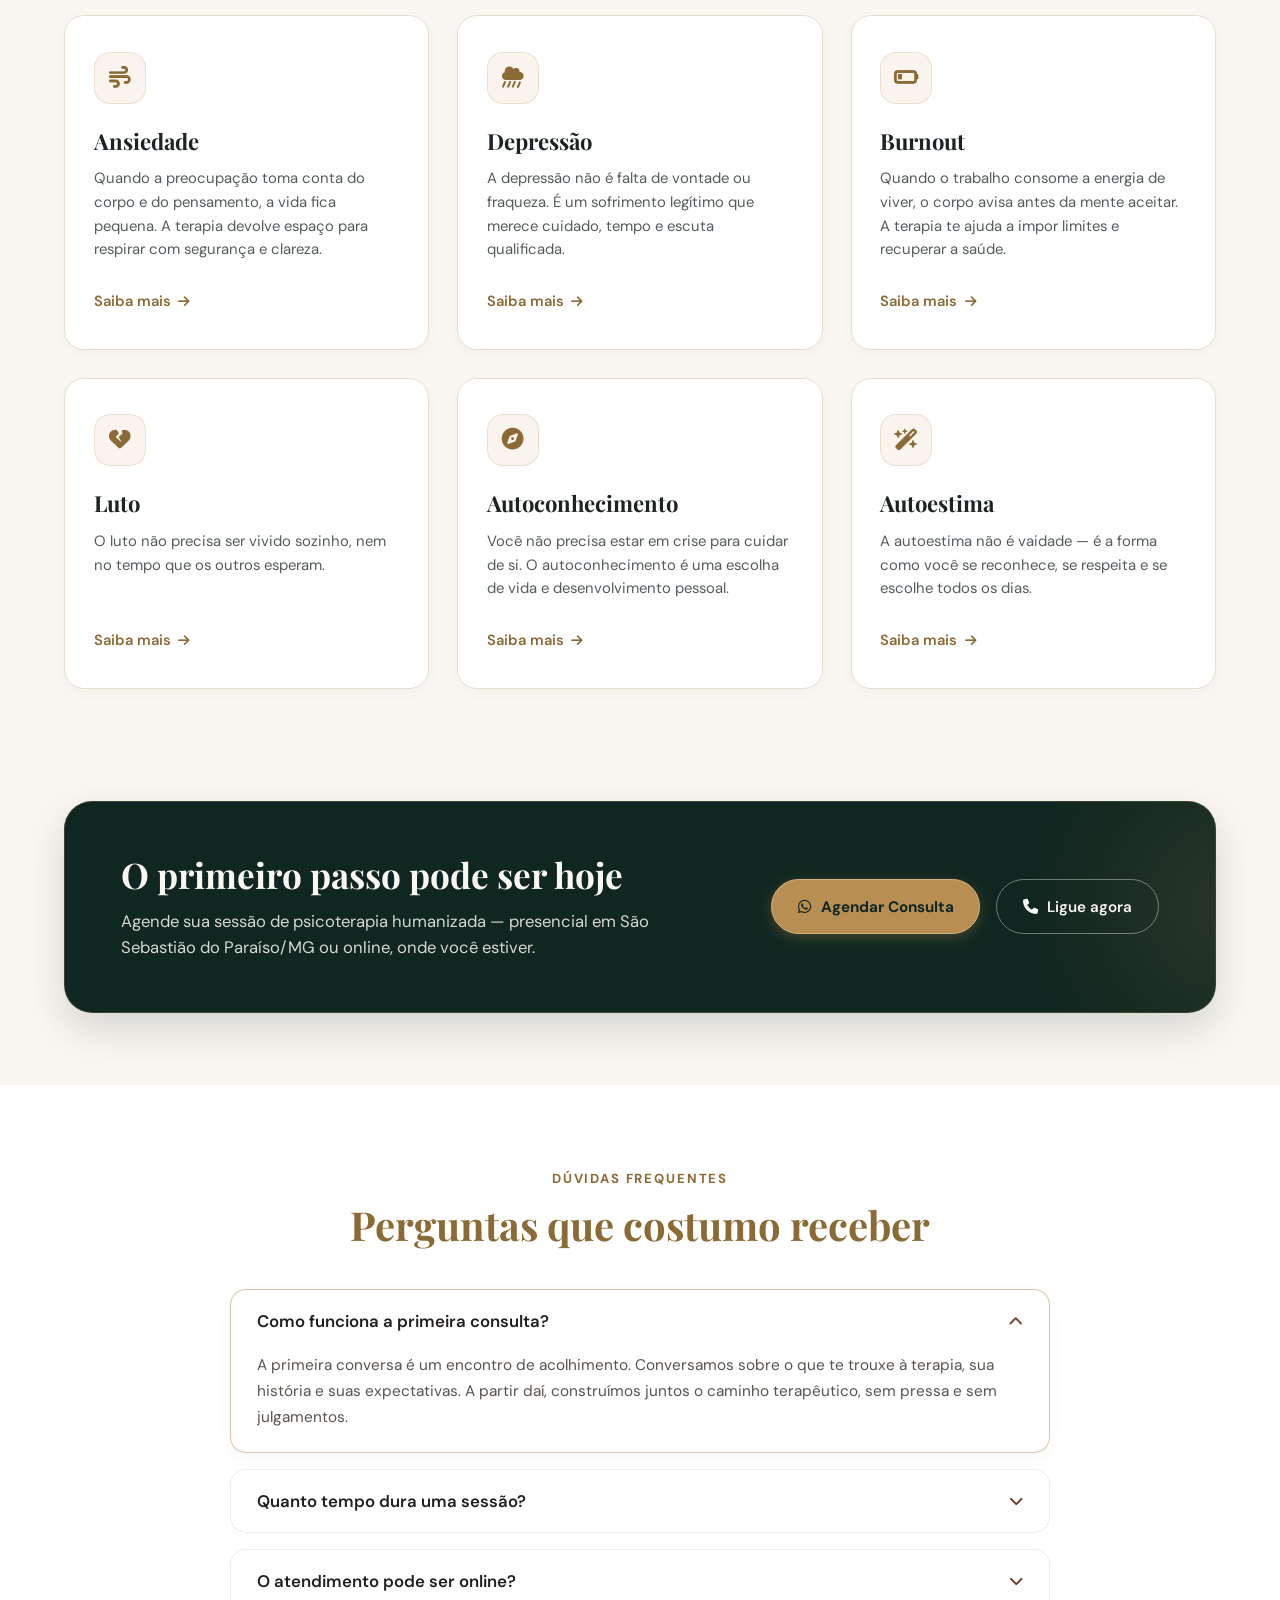
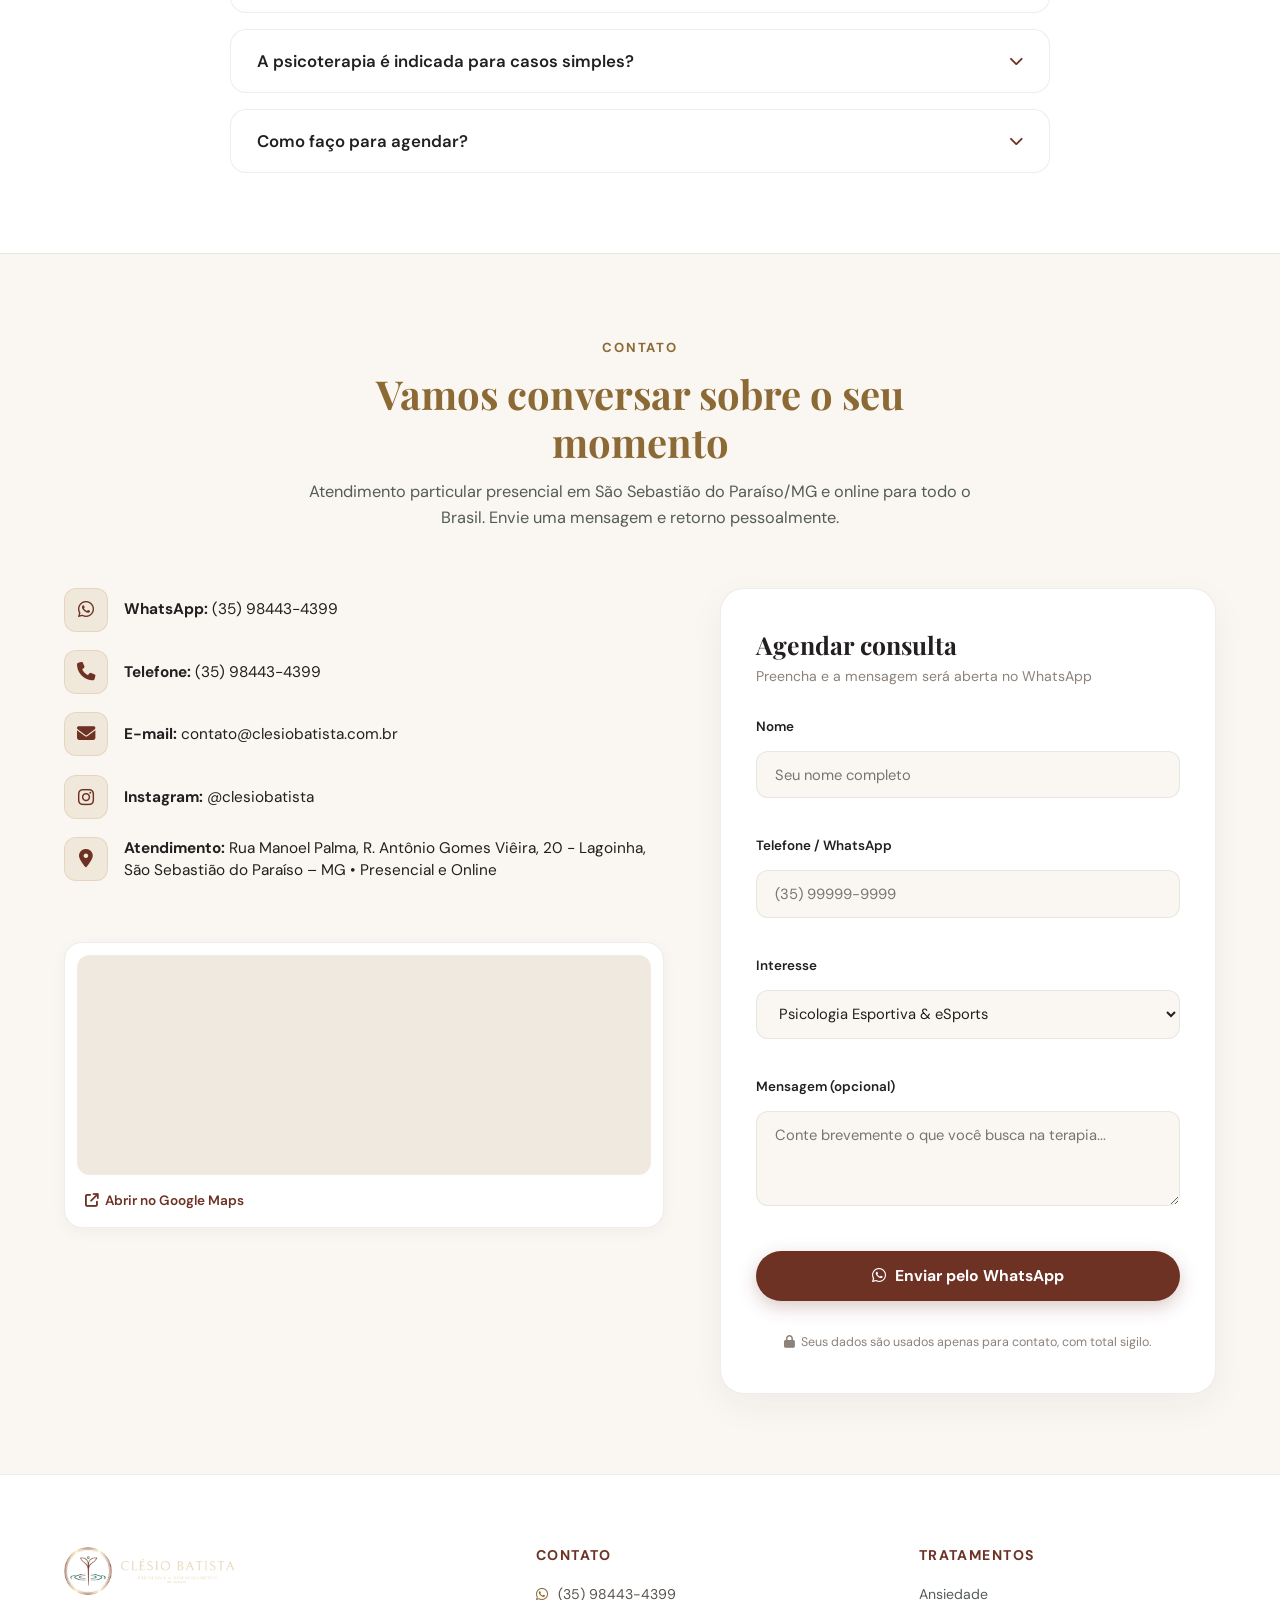
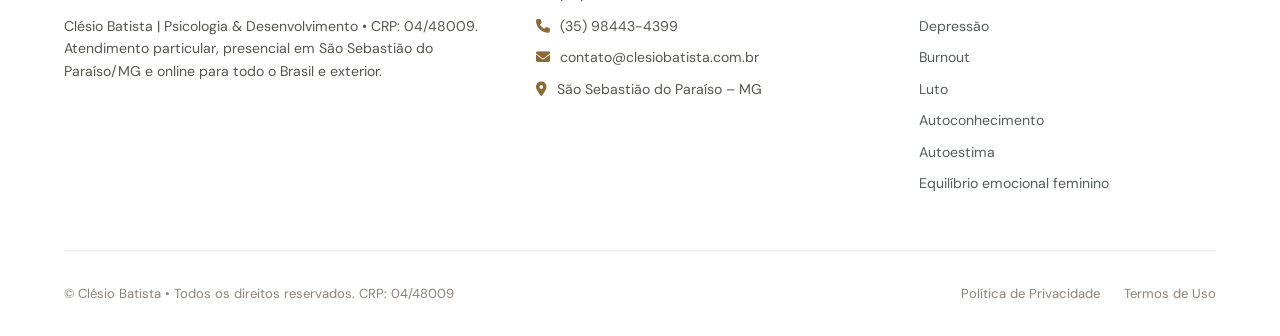
<file: psicologia-esportiva.html>
<!DOCTYPE html>
<html lang="pt-BR">
<head>
  <!-- Google tag (gtag.js) -->
  <script async src="https://www.googletagmanager.com/gtag/js?id=AW-18509290192"></script>
  <script>
    window.dataLayer = window.dataLayer || [];
    function gtag(){dataLayer.push(arguments);}
    gtag('js', new Date());

    gtag('config', 'AW-18509290192');

    // Evento de conversão para Visualização de Página (AW-18509290192/CkcuCMr7v64dENC19flE)
    gtag('event', 'conversion', {
      'send_to': 'AW-18509290192/CkcuCMr7v64dENC19flE',
      'value': 1.0,
      'currency': 'BRL'
    });
  </script>

  <!-- Google Tag Manager -->
  <script>(function(w,d,s,l,i){w[l]=w[l]||[];w[l].push({'gtm.start':
  new Date().getTime(),event:'gtm.js'});var f=d.getElementsByTagName(s)[0],
  j=d.createElement(s),dl=l!='dataLayer'?'&l='+l:'';j.async=true;j.src=
  'https://www.googletagmanager.com/gtm.js?id='+i+dl;f.parentNode.insertBefore(j,f);
  })(window,document,'script','dataLayer','GTM-KT68LJHF');</script>
  <!-- End Google Tag Manager -->

  <meta charset="UTF-8">
  <meta name="viewport" content="width=device-width, initial-scale=1.0">
  <title>Psicologia Esportiva & eSports | Clésio Batista • Psicologia & Desenvolvimento</title>
  <meta name="description" content="Foco sob pressão, controle emocional e rotina de excelência para atletas de elite, pro players e criadores. Atendimento presencial em São Sebastião do Paraíso - MG e online para todo o Brasil e exterior com o psicólogo Clésio Batista (CRP 04/48009).">
  <meta name="author" content="Clésio Batista">
  <meta name="robots" content="index, follow, max-image-preview:large, max-snippet:-1, max-video-preview:-1">
  <meta name="google-site-verification" content="VN3GYIT4__oBTP339KpZtjMbLeRkMuadxFUYRd_H2RI">
  <meta name="msvalidate.01" content="0C95B0DE10591CE65220A8F22CC2A64A">
  <link rel="canonical" href="https://clesiobatista.com.br/psicologia-esportiva.html">

  <!-- Palavras-chave SEO Estratégicas -->
  <meta name="keywords" content="Psicologia Esportiva & eSports, Psicólogo Psicologia Esportiva & eSports, Clésio Batista, psicólogo São Sebastião do Paraíso, terapia cognitivo comportamental, tratamento Psicologia Esportiva & eSports, atendimento psicológico online, CRP 04/48009">

  <!-- Meta Geo Tags para Busca Local -->
  <meta name="geo.region" content="BR-MG">
  <meta name="geo.placename" content="São Sebastião do Paraíso">
  <meta name="geo.position" content="-20.9197504;-46.9834424">
  <meta name="ICBM" content="-20.9197504, -46.9834424">

  <!-- Open Graph / Redes Sociais & WhatsApp -->
  <meta property="og:locale" content="pt_BR">
  <meta property="og:type" content="article">
  <meta property="og:site_name" content="Clésio Batista | Psicologia & Desenvolvimento">
  <meta property="og:title" content="Psicologia Esportiva & eSports | Clésio Batista • CRP 04/48009">
  <meta property="og:description" content="Foco sob pressão, controle emocional e rotina de excelência para atletas de elite, pro players e criadores.">
  <meta property="og:url" content="https://clesiobatista.com.br/psicologia-esportiva.html">
  <meta property="og:image" content="https://clesiobatista.com.br/assets/images/dr-clesio-azul.png?v=20261008">
  <meta property="og:image:width" content="1200">
  <meta property="og:image:height" content="630">
  <meta property="og:image:alt" content="Clésio Batista - Psicólogo para Psicologia Esportiva & eSports">

  <!-- Twitter Card -->
  <meta name="twitter:card" content="summary_large_image">
  <meta name="twitter:title" content="Psicologia Esportiva & eSports | Clésio Batista • CRP 04/48009">
  <meta name="twitter:description" content="Foco sob pressão, controle emocional e rotina de excelência para atletas de elite, pro players e criadores.">
  <meta name="twitter:image" content="https://clesiobatista.com.br/assets/images/dr-clesio-azul.png?v=20261008">

  <!-- Schema.org JSON-LD (MedicalWebPage & Service) -->
  <script type="application/ld+json">
  {
    "@context": "https://schema.org",
    "@type": ["MedicalWebPage", "ItemPage"],
    "@id": "https://clesiobatista.com.br/psicologia-esportiva.html#webpage",
    "url": "https://clesiobatista.com.br/psicologia-esportiva.html",
    "name": "Psicologia Esportiva & eSports | Clésio Batista",
    "description": "Foco sob pressão, controle emocional e rotina de excelência para atletas de elite, pro players e criadores.",
    "isPartOf": {
      "@type": "WebSite",
      "name": "Clésio Batista | Psicologia & Desenvolvimento",
      "url": "https://clesiobatista.com.br/"
    },
    "mainEntity": {
      "@type": "Service",
      "name": "Atendimento Psicológico para Psicologia Esportiva & eSports",
      "serviceType": "Psicologia Esportiva & eSports",
      "provider": {
        "@type": ["Psychologist", "LocalBusiness"],
        "name": "Clésio Batista - Psicologia & Desenvolvimento",
        "telephone": "+55-35-98443-4399",
        "address": {
          "@type": "PostalAddress",
          "streetAddress": "Rua Manoel Palma, R. Antônio Gomes Viêira, 20 - Lagoinha",
          "addressLocality": "São Sebastião do Paraíso",
          "addressRegion": "MG",
          "postalCode": "37950-000",
          "addressCountry": "BR"
        }
      }
    }
  }
  </script>

  <!-- Favicon Oficial -->
  <link rel="icon" type="image/png" href="assets/images/favicon.png">
  <link rel="apple-touch-icon" href="assets/images/simbolo-clesio.png">

  <!-- Fontes Google (Playfair Display & DM Sans) -->
  <link rel="preconnect" href="https://fonts.googleapis.com">
  <link rel="preconnect" href="https://fonts.gstatic.com" crossorigin>
  <link href="https://fonts.googleapis.com/css2?family=DM+Sans:ital,opsz,wght@0,9..40,400..700;1,9..40,400..700&family=Playfair+Display:ital,wght@0,500;0,600;0,700;1,400;1,500;1,600;1,700&display=swap" rel="stylesheet">

  <!-- Ícones Font Awesome 6 -->
  <link rel="stylesheet" href="https://cdnjs.cloudflare.com/ajax/libs/font-awesome/6.4.2/css/all.min.css">

  <!-- Folhas de Estilos com Cache Busting -->
  <link rel="stylesheet" href="styles.css?v=20261008_03">
  <link rel="stylesheet" href="topic.css?v=20261008_03">
  <link rel="stylesheet" href="theme.css?v=20261103b">

  <!-- Estilo Crítico Estrutural (Garante renderização imediata sem dependência de cache de navegador) -->
  <style>
    [data-reveal] { opacity: 1 !important; transform: none !important; }
    .breadcrumb-list { display: flex !important; list-style: none !important; padding: 0 !important; margin: 0 !important; gap: 0.65rem; }
    .breadcrumb-list li { display: inline-flex !important; list-style: none !important; }
    .topic-hero-grid { display: grid !important; grid-template-columns: 1.25fr 0.75fr !important; gap: 3.5rem !important; align-items: center !important; }
    .topic-hero-image-wrap { max-width: 400px !important; border-radius: 28px !important; overflow: hidden !important; }
    .topic-hero-image-wrap img, .topic-hero-img { width: 100% !important; max-width: 400px !important; height: 440px !important; object-fit: cover !important; object-position: center top !important; border-radius: 28px !important; display: block !important; }
    .topic-main-grid { display: grid !important; grid-template-columns: 1.35fr 0.85fr !important; gap: 3.5rem !important; align-items: start !important; }
    .services-clean-grid { display: grid !important; grid-template-columns: repeat(3, 1fr) !important; gap: 1.75rem !important; }
    .topic-banner-pill-card { display: flex !important; align-items: center !important; justify-content: space-between !important; border-radius: 28px !important; }
    .topic-contact-grid { display: grid !important; grid-template-columns: 1.15fr 0.95fr !important; gap: 3.5rem !important; }
    .topic-footer-grid { display: grid !important; grid-template-columns: 1.4fr 1.1fr 1fr !important; gap: 3.5rem !important; }
    ul.topic-checklist, ul.topic-contact-items-list, ul.topic-footer-links-list { list-style: none !important; padding: 0 !important; }
    @media (max-width: 992px) {
      .topic-hero-grid, .topic-main-grid, .topic-contact-grid, .topic-footer-grid { grid-template-columns: 1fr !important; }
      .services-clean-grid { grid-template-columns: repeat(2, 1fr) !important; }
      .topic-hero-image-wrap img, .topic-hero-img { height: 360px !important; }
      .topic-banner-pill-card { flex-direction: column !important; }
    }
    @media (max-width: 640px) {
      .services-clean-grid { grid-template-columns: 1fr !important; }
    }
  </style>
</head>
<body>
  <!-- Google Tag Manager (noscript) -->
  <noscript><iframe src="https://www.googletagmanager.com/ns.html?id=GTM-KT68LJHF"
  height="0" width="0" style="display:none;visibility:hidden"></iframe></noscript>
  <!-- End Google Tag Manager (noscript) -->

  <!-- ==========================================================================
       HEADER & NAVBAR FIXA (MOCKUP)
       ========================================================================== -->
  <header class="header-navbar">
    <div class="container nav-wrapper">
      <a href="index.html#inicio" class="brand-identity" aria-label="Página Inicial - Clésio Batista">
        <img src="assets/images/logo-horizontal-claro.png?v=20261103" alt="Clésio Batista - Psicologia & Desenvolvimento • CRP 04/48009" class="nav-brand-logo">
      </a>

      <!-- Menu Desktop -->
      <nav>
        <ul class="nav-menu-links" id="navMenu">
          <li><a href="index.html#inicio" class="nav-item-link">Início</a></li>
          <li><a href="index.html#sobre" class="nav-item-link">Sobre</a></li>
          <li><a href="index.html#servicos" class="nav-item-link active">Tratamentos</a></li>
          <li><a href="index.html#depoimentos" class="nav-item-link">Depoimentos</a></li>
          <li><a href="#contato" class="nav-item-link">Contato</a></li>
        </ul>
      </nav>

      <!-- Botão CTA Header -->
      <div class="nav-action-cta">
        <a href="https://wa.me/5535984434399?text=Ol%C3%A1%2C%20Cl%C3%A9sio!%20Gostaria%20de%20mais%20informa%C3%A7%C3%B5es%20sobre%20seus%20atendimentos." target="_blank" rel="noopener noreferrer" class="btn btn-primary btn-sm">
          <i class="fa-brands fa-whatsapp"></i> Agendar Consulta
        </a>
      </div>

      <!-- Toggle Mobile -->
      <button class="mobile-toggle" id="mobileToggle" aria-label="Abrir menu de navegação" aria-expanded="false" aria-controls="navMenu">
        <i class="fa-solid fa-bars"></i>
      </button>
    </div>
  </header>

  <main>
    <!-- ==========================================================================
         BREADCRUMB
         ========================================================================== -->
    <nav class="breadcrumb-container" aria-label="Navegação estrutural">
      <div class="container">
        <ul class="breadcrumb-list">
          <li><a href="index.html">Início</a></li>
          <li class="separator"><i class="fa-solid fa-chevron-right"></i></li>
          <li><a href="index.html#servicos">Tratamentos</a></li>
          <li class="separator"><i class="fa-solid fa-chevron-right"></i></li>
          <li class="current">Psicologia Esportiva & eSports</li>
        </ul>
      </div>
    </nav>

    <!-- ==========================================================================
         TOPIC HERO SECTION (MOCKUP: TAG + H1 + DESC + 2 BOTÕES + FOTO DO PROFISSIONAL)
         ========================================================================== -->
    <section class="topic-hero-section">
      <div class="container topic-hero-grid">
        <div class="topic-hero-content">
          <span class="topic-pill-badge">ALTO RENDIMENTO & ESPORTS</span>
          <h1 class="topic-hero-title">Psicologia Esportiva: treinamento mental para alta performance</h1>
          <p class="topic-hero-desc">Foco sob pressão, controle emocional e rotina de excelência para atletas de elite, pro players e criadores.</p>
          
          <div class="topic-hero-ctas">
            <a href="https://wa.me/5535984434399?text=Ol%C3%A1%2C%20Cl%C3%A9sio!%20Gostaria%20de%20mais%20informa%C3%A7%C3%B5es%20sobre%20seus%20atendimentos." target="_blank" rel="noopener noreferrer" class="btn btn-primary">
              <i class="fa-brands fa-whatsapp"></i> Agendar Consulta
            </a>
            <a href="#contato" class="btn btn-outline">
              Ver formas de contato
            </a>
          </div>
        </div>

        <div class="topic-hero-image-wrap">
          <img src="assets/images/dr-clesio-azul.png?v=20261008" alt="Clésio Batista Psicólogo" class="topic-hero-img">
        </div>
      </div>
    </section>

    <!-- ==========================================================================
         TOPIC MAIN CONTENT & CARD SINAIS FREQUENTES
         ========================================================================== -->
    <section class="topic-main-section">
      <div class="container topic-main-grid">
        
        <!-- PROSE CONTENT (ESQUERDA) -->
        <div class="topic-prose-content">
          <p>No esporte tradicional e nos eSports, a preparação física e tática só atinge seu ápice quando acompanhada de um treinamento psicológico estruturado (Mental Training).</p>
<p>A ansiedade pré-competitiva, a dificuldade de manter a concentração em momentos decisivos, o "tilt" em campeonatos e a gestão da pressão por patrocinadores e torcida podem minar o talento de um atleta.</p>
<p>Com metodologia especializada, o Clésio trabalha a blindagem psicológica, controle de foco, recuperação emocional de lesões e rotinas de alta performance para competidores de elite.</p>
        </div>

        <!-- SIDEBAR CARD (DIREITA: SINAIS FREQUENTES) -->
        <aside class="topic-sidebar-card">
          <h3 class="topic-sidebar-title">Sinais frequentes</h3>
          <ul class="topic-checklist">

              <li><i class="fa-solid fa-check"></i> <span>Ansiedade pré-competitiva e bloqueio em momentos decisivos</span></li>
  

              <li><i class="fa-solid fa-check"></i> <span>Dificuldade de manter o foco e concentração sob estresse</span></li>
  

              <li><i class="fa-solid fa-check"></i> <span>Controle de impulsividade e "tilt" em partidas de eSports</span></li>
  

              <li><i class="fa-solid fa-check"></i> <span>Reabilitação emocional e confiança após lesões graves</span></li>
  

              <li><i class="fa-solid fa-check"></i> <span>Gestão da exposição pública e transição de carreira esportiva</span></li>
  
          </ul>

          <div class="topic-location-note">
            <i class="fa-solid fa-location-dot"></i>
            <span>Atendimento particular, presencial em <strong>São Sebastião do Paraíso/MG</strong> e online, para você ou quem precisar.</span>
          </div>
        </aside>

      </div>
    </section>

    <!-- ==========================================================================
         EXPLORE OUTROS TEMAS DA CLÍNICA (MOCKUP)
         ========================================================================== -->
    <section class="servicos-section">
      <div class="container">
        <div class="section-header-center">
          <span class="eyebrow">OUTROS ATENDIMENTOS</span>
          <h2 class="section-main-title">Explore outros temas da clínica</h2>
        </div>

        <div class="services-clean-grid">

          <!-- Card: Ansiedade -->
          <a href="ansiedade.html" class="topic-card-item">
            <div>
              <div class="topic-card-icon-circle">
                <i class="fa-solid fa-wind"></i>
              </div>
              <h3 class="topic-card-title">Ansiedade</h3>
              <p class="topic-card-desc">Quando a preocupação toma conta do corpo e do pensamento, a vida fica pequena. A terapia devolve espaço para respirar com segurança e clareza.</p>
            </div>
            <span class="topic-card-link">Saiba mais <i class="fa-solid fa-arrow-right"></i></span>
          </a>
  

          <!-- Card: Depressão -->
          <a href="depressao.html" class="topic-card-item">
            <div>
              <div class="topic-card-icon-circle">
                <i class="fa-solid fa-cloud-showers-heavy"></i>
              </div>
              <h3 class="topic-card-title">Depressão</h3>
              <p class="topic-card-desc">A depressão não é falta de vontade ou fraqueza. É um sofrimento legítimo que merece cuidado, tempo e escuta qualificada.</p>
            </div>
            <span class="topic-card-link">Saiba mais <i class="fa-solid fa-arrow-right"></i></span>
          </a>
  

          <!-- Card: Burnout -->
          <a href="burnout.html" class="topic-card-item">
            <div>
              <div class="topic-card-icon-circle">
                <i class="fa-solid fa-battery-quarter"></i>
              </div>
              <h3 class="topic-card-title">Burnout</h3>
              <p class="topic-card-desc">Quando o trabalho consome a energia de viver, o corpo avisa antes da mente aceitar. A terapia te ajuda a impor limites e recuperar a saúde.</p>
            </div>
            <span class="topic-card-link">Saiba mais <i class="fa-solid fa-arrow-right"></i></span>
          </a>
  

          <!-- Card: Luto -->
          <a href="luto.html" class="topic-card-item">
            <div>
              <div class="topic-card-icon-circle">
                <i class="fa-solid fa-heart-crack"></i>
              </div>
              <h3 class="topic-card-title">Luto</h3>
              <p class="topic-card-desc">O luto não precisa ser vivido sozinho, nem no tempo que os outros esperam.</p>
            </div>
            <span class="topic-card-link">Saiba mais <i class="fa-solid fa-arrow-right"></i></span>
          </a>
  

          <!-- Card: Autoconhecimento -->
          <a href="autoconhecimento.html" class="topic-card-item">
            <div>
              <div class="topic-card-icon-circle">
                <i class="fa-solid fa-compass"></i>
              </div>
              <h3 class="topic-card-title">Autoconhecimento</h3>
              <p class="topic-card-desc">Você não precisa estar em crise para cuidar de si. O autoconhecimento é uma escolha de vida e desenvolvimento pessoal.</p>
            </div>
            <span class="topic-card-link">Saiba mais <i class="fa-solid fa-arrow-right"></i></span>
          </a>
  

          <!-- Card: Autoestima -->
          <a href="autoestima.html" class="topic-card-item">
            <div>
              <div class="topic-card-icon-circle">
                <i class="fa-solid fa-wand-magic-sparkles"></i>
              </div>
              <h3 class="topic-card-title">Autoestima</h3>
              <p class="topic-card-desc">A autoestima não é vaidade — é a forma como você se reconhece, se respeita e se escolhe todos os dias.</p>
            </div>
            <span class="topic-card-link">Saiba mais <i class="fa-solid fa-arrow-right"></i></span>
          </a>
  
        </div>
      </div>
    </section>

    <!-- ==========================================================================
         BANNER DE CONVERSÃO EM PÍLULA (MOCKUP: O PRIMEIRO PASSO PODE SER HOJE)
         ========================================================================== -->
    <section class="topic-banner-section" style="padding: 2rem 0 4.5rem;">
      <div class="container">
        <div class="topic-banner-pill-card">
          <div class="topic-banner-pill-text">
            <h2 class="topic-banner-pill-title">O primeiro passo pode ser hoje</h2>
            <p class="topic-banner-pill-desc">
              Agende sua sessão de psicoterapia humanizada — presencial em São Sebastião do Paraíso/MG ou online, onde você estiver.
            </p>
          </div>
          <div class="topic-banner-pill-actions">
            <a href="https://wa.me/5535984434399?text=Ol%C3%A1%2C%20Cl%C3%A9sio!%20Gostaria%20de%20mais%20informa%C3%A7%C3%B5es%20sobre%20seus%20atendimentos." target="_blank" rel="noopener noreferrer" class="btn-banner-gold">
              <i class="fa-brands fa-whatsapp"></i> Agendar Consulta
            </a>
            <a href="tel:+5535984434399" class="btn-banner-outline">
              <i class="fa-solid fa-phone"></i> Ligue agora
            </a>
          </div>
        </div>
      </div>
    </section>

    <!-- ==========================================================================
         FAQ ACCORDION (MOCKUP: PERGUNTAS QUE COSTUMO RECEBER)
         ========================================================================== -->
    <section class="faq-section">
      <div class="container">
        <div class="section-header-center">
          <span class="eyebrow">DÚVIDAS FREQUENTES</span>
          <h2 class="section-main-title">Perguntas que costumo receber</h2>
        </div>

        <div class="faq-accordion-container">
          <div class="faq-item active">
            <button class="faq-button" type="button">
              <span>Como funciona a primeira consulta?</span>
              <i class="fa-solid fa-chevron-down"></i>
            </button>
            <div class="faq-answer">
              <p>A primeira conversa é um encontro de acolhimento. Conversamos sobre o que te trouxe à terapia, sua história e suas expectativas. A partir daí, construímos juntos o caminho terapêutico, sem pressa e sem julgamentos.</p>
            </div>
          </div>

          <div class="faq-item">
            <button class="faq-button" type="button">
              <span>Quanto tempo dura uma sessão?</span>
              <i class="fa-solid fa-chevron-down"></i>
            </button>
            <div class="faq-answer">
              <p>As sessões individuais de psicoterapia têm duração média de 50 minutos, com frequência semanal ou quinzenal, conforme a avaliação clínica e necessidade de cada pessoa.</p>
            </div>
          </div>

          <div class="faq-item">
            <button class="faq-button" type="button">
              <span>O atendimento pode ser online?</span>
              <i class="fa-solid fa-chevron-down"></i>
            </button>
            <div class="faq-answer">
              <p>Sim! O atendimento online tem a mesma eficácia comprovada do presencial, autorizado pelo CFP, com total sigilo e comodidade para você realizar de onde estiver.</p>
            </div>
          </div>

          <div class="faq-item">
            <button class="faq-button" type="button">
              <span>A psicoterapia é indicada para casos simples?</span>
              <i class="fa-solid fa-chevron-down"></i>
            </button>
            <div class="faq-answer">
              <p>Sim. Você não precisa esperar uma crise profunda para buscar ajuda. A terapia é um espaço de prevenção, autoconhecimento e alívio para qualquer sofrimento ou momento de transição emocional.</p>
            </div>
          </div>

          <div class="faq-item">
            <button class="faq-button" type="button">
              <span>Como faço para agendar?</span>
              <i class="fa-solid fa-chevron-down"></i>
            </button>
            <div class="faq-answer">
              <p>Você pode clicar nos botões de WhatsApp desta página ou preencher o formulário abaixo. Retornarei o contato para combinarmos o melhor dia e horário para você.</p>
            </div>
          </div>
        </div>
      </div>
    </section>

    <!-- ==========================================================================
         SEÇÃO DE CONTATO COMPLETA (MOCKUP: VAMOS CONVERSAR SOBRE O SEU MOMENTO)
         ========================================================================== -->
    <section class="topic-contact-section" id="contato">
      <div class="container">
        <div class="topic-contact-header">
          <span class="eyebrow">CONTATO</span>
          <h2 class="section-main-title">Vamos conversar sobre o seu momento</h2>
          <p class="section-subtitle">
            Atendimento particular presencial em São Sebastião do Paraíso/MG e online para todo o Brasil. Envie uma mensagem e retorno pessoalmente.
          </p>
        </div>

        <div class="topic-contact-grid">
          <!-- Coluna 1: Informações de Contato + Card do Mapa -->
          <div class="topic-contact-info-col">
            <ul class="topic-contact-items-list">
              <li class="topic-contact-item-row">
                <div class="topic-contact-icon-box">
                  <i class="fa-brands fa-whatsapp"></i>
                </div>
                <div>
                  <strong>WhatsApp:</strong> <a href="https://wa.me/5535984434399" target="_blank" rel="noopener noreferrer">(35) 98443-4399</a>
                </div>
              </li>
              <li class="topic-contact-item-row">
                <div class="topic-contact-icon-box">
                  <i class="fa-solid fa-phone"></i>
                </div>
                <div>
                  <strong>Telefone:</strong> <a href="tel:+5535984434399">(35) 98443-4399</a>
                </div>
              </li>
              <li class="topic-contact-item-row">
                <div class="topic-contact-icon-box">
                  <i class="fa-solid fa-envelope"></i>
                </div>
                <div>
                  <strong>E-mail:</strong> <a href="mailto:contato@clesiobatista.com.br">contato@clesiobatista.com.br</a>
                </div>
              </li>
              <li class="topic-contact-item-row">
                <div class="topic-contact-icon-box">
                  <i class="fa-brands fa-instagram"></i>
                </div>
                <div>
                  <strong>Instagram:</strong> <a href="https://instagram.com" target="_blank" rel="noopener noreferrer">@clesiobatista</a>
                </div>
              </li>
              <li class="topic-contact-item-row">
                <div class="topic-contact-icon-box">
                  <i class="fa-solid fa-location-dot"></i>
                </div>
                <div>
                  <strong>Atendimento:</strong> Rua Manoel Palma, R. Antônio Gomes Viêira, 20 - Lagoinha, São Sebastião do Paraíso – MG • Presencial e Online
                </div>
              </li>
            </ul>

            <!-- Prévia do Mapa -->
            <div class="topic-map-preview-card">
              <div class="topic-map-image-frame">
                <iframe src="https://maps.google.com/maps?q=Rua%20Manoel%20Palma%2C%2020%2C%20Lagoinha%2C%20S%C3%A3o%20Sebasti%C3%A3o%20do%20Para%C3%ADso%20-%20MG&t=&z=16&ie=UTF8&iwloc=&output=embed" title="Localização São Sebastião do Paraíso - MG" loading="lazy"></iframe>
              </div>
              <a href="https://www.google.com/maps/place/Psic%C3%B3logo+Cl%C3%A9sio+Pimenta/@-20.9197504,-46.9834424,17z/data=!3m1!4b1!4m6!3m5!1s0x94b7179c0cd8a1a7:0x1cf9488d000985c5!8m2!3d-20.9197504!4d-46.9834424!16s%2Fg%2F11hbfh08fh" target="_blank" rel="noopener noreferrer" class="topic-map-link-btn">
                <i class="fa-solid fa-arrow-up-right-from-square"></i> Abrir no Google Maps
              </a>
            </div>
          </div>

          <!-- Coluna 2: Formulário Interativo de Agendamento -->
          <div class="topic-contact-form-card">
            <h3 class="topic-form-title">Agendar consulta</h3>
            <p class="topic-form-subtitle">Preencha e a mensagem será aberta no WhatsApp</p>

            <form class="topic-whatsapp-form">
              <div class="topic-form-field">
                <label class="topic-form-label" for="formNome">Nome</label>
                <input type="text" id="formNome" name="nome" class="topic-form-input" placeholder="Seu nome completo" required>
              </div>

              <div class="topic-form-field">
                <label class="topic-form-label" for="formTelefone">Telefone / WhatsApp</label>
                <input type="tel" id="formTelefone" name="telefone" class="topic-form-input" placeholder="(35) 99999-9999" required>
              </div>

              <div class="topic-form-field">
                <label class="topic-form-label" for="formInteresse">Interesse</label>
                <select id="formInteresse" name="interesse" class="topic-form-select">

                    <option value="Ansiedade" >Ansiedade</option>
  
                    <option value="Depressão" >Depressão</option>
  
                    <option value="Burnout" >Burnout</option>
  
                    <option value="Luto" >Luto</option>
  
                    <option value="Autoconhecimento" >Autoconhecimento</option>
  
                    <option value="Autoestima" >Autoestima</option>
  
                    <option value="Equilíbrio emocional feminino" >Equilíbrio emocional feminino</option>
  
                    <option value="Terapia de Casal" >Terapia de Casal</option>
  
                    <option value="Psicologia Esportiva & eSports" selected>Psicologia Esportiva & eSports</option>
  
                    <option value="Adequação NR-01 & Corporativo" >Adequação NR-01 & Corporativo</option>
  
                    <option value="Perícias & Assistência Técnica" >Perícias & Assistência Técnica</option>
  
                    <option value="Palestras & Workshops" >Palestras & Workshops</option>
  
                </select>
              </div>

              <div class="topic-form-field">
                <label class="topic-form-label" for="formMensagem">Mensagem (opcional)</label>
                <textarea id="formMensagem" name="mensagem" class="topic-form-textarea" placeholder="Conte brevemente o que você busca na terapia..."></textarea>
              </div>

              <button type="submit" class="btn-whatsapp-submit">
                <i class="fa-brands fa-whatsapp"></i> Enviar pelo WhatsApp
              </button>

              <p class="topic-form-microcopy">
                <i class="fa-solid fa-lock"></i> Seus dados são usados apenas para contato, com total sigilo.
              </p>
            </form>
          </div>
        </div>
      </div>
    </section>

  </main>

  <!-- ==========================================================================
       RODAPÉ LIGHT (MOCKUP: 3 COLUNAS)
       ========================================================================== -->
  <footer class="topic-footer-light">
    <div class="container">
      <div class="topic-footer-grid">
        <!-- Coluna 1: Marca & Registro -->
        <div class="topic-footer-col">
          <div class="topic-footer-brand-header">
            <img src="assets/images/logo-horizontal-claro.png?v=20261103" alt="Clésio Batista" class="topic-footer-logo-img">
          </div>
          <p class="topic-footer-desc">
            Clésio Batista | Psicologia & Desenvolvimento • CRP: 04/48009.<br>
            Atendimento particular, presencial em São Sebastião do Paraíso/MG e online para todo o Brasil e exterior.
          </p>
        </div>

        <!-- Coluna 2: Contato -->
        <div class="topic-footer-col">
          <h4>CONTATO</h4>
          <ul class="topic-footer-links-list">
            <li><i class="fa-brands fa-whatsapp" style="color: var(--primary); margin-right: 0.4rem;"></i> (35) 98443-4399</li>
            <li><i class="fa-solid fa-phone" style="color: var(--primary); margin-right: 0.4rem;"></i> (35) 98443-4399</li>
            <li><i class="fa-solid fa-envelope" style="color: var(--primary); margin-right: 0.4rem;"></i> contato@clesiobatista.com.br</li>
            <li><i class="fa-solid fa-location-dot" style="color: var(--primary); margin-right: 0.4rem;"></i> São Sebastião do Paraíso – MG</li>
          </ul>
        </div>

        <!-- Coluna 3: Tratamentos -->
        <div class="topic-footer-col">
          <h4>TRATAMENTOS</h4>
          <ul class="topic-footer-links-list">
            <li><a href="ansiedade.html">Ansiedade</a></li>
            <li><a href="depressao.html">Depressão</a></li>
            <li><a href="burnout.html">Burnout</a></li>
            <li><a href="luto.html">Luto</a></li>
            <li><a href="autoconhecimento.html">Autoconhecimento</a></li>
            <li><a href="autoestima.html">Autoestima</a></li>
            <li><a href="equilibrio-feminino.html">Equilíbrio emocional feminino</a></li>
          </ul>
        </div>
      </div>

      <!-- Barra Inferior -->
      <div class="topic-footer-bottom-bar">
        <span>© Clésio Batista • Todos os direitos reservados. CRP: 04/48009</span>
        <div style="display: flex; gap: 1.5rem;">
          <a href="#" style="color: inherit;">Política de Privacidade</a>
          <a href="#" style="color: inherit;">Termos de Uso</a>
        </div>
      </div>
    </div>
  </footer>

  <!-- Scripts -->
  <script src="script.js?v=20261008_03"></script>
</body>
</html>
</file>
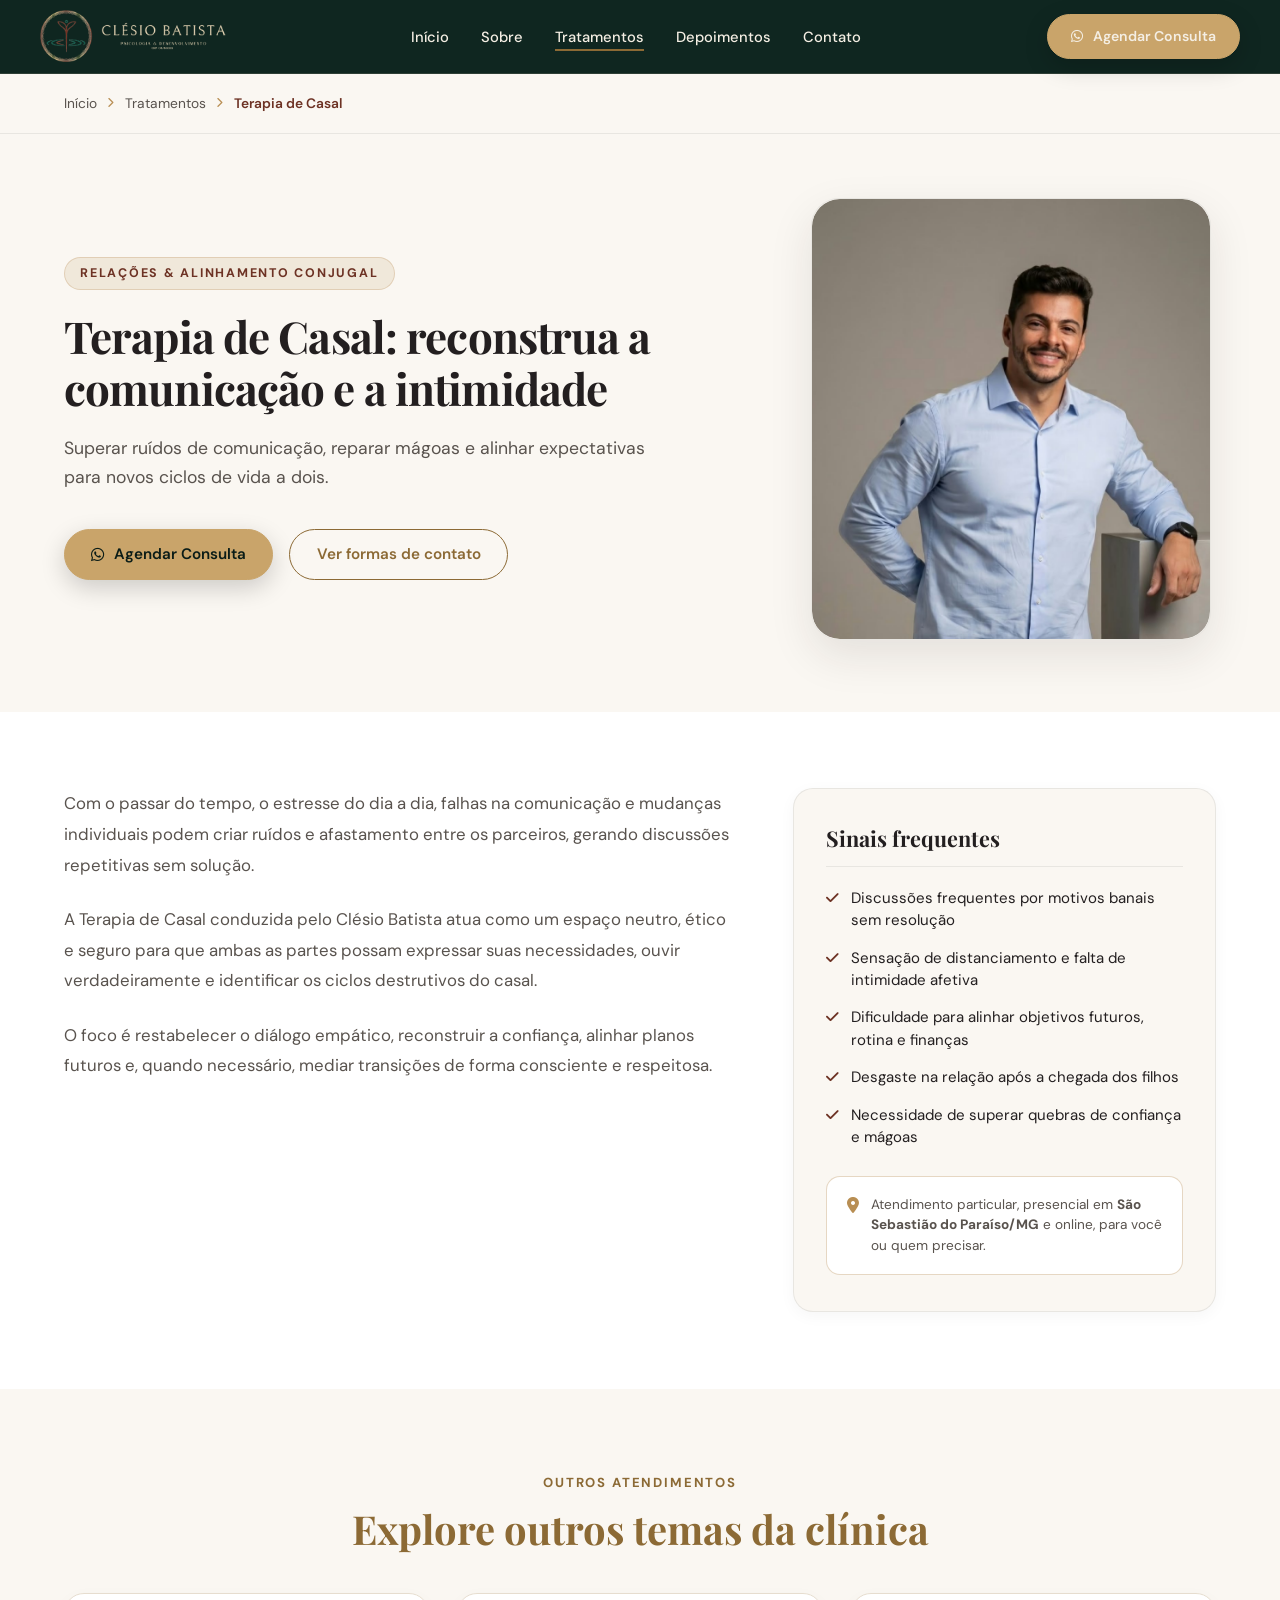
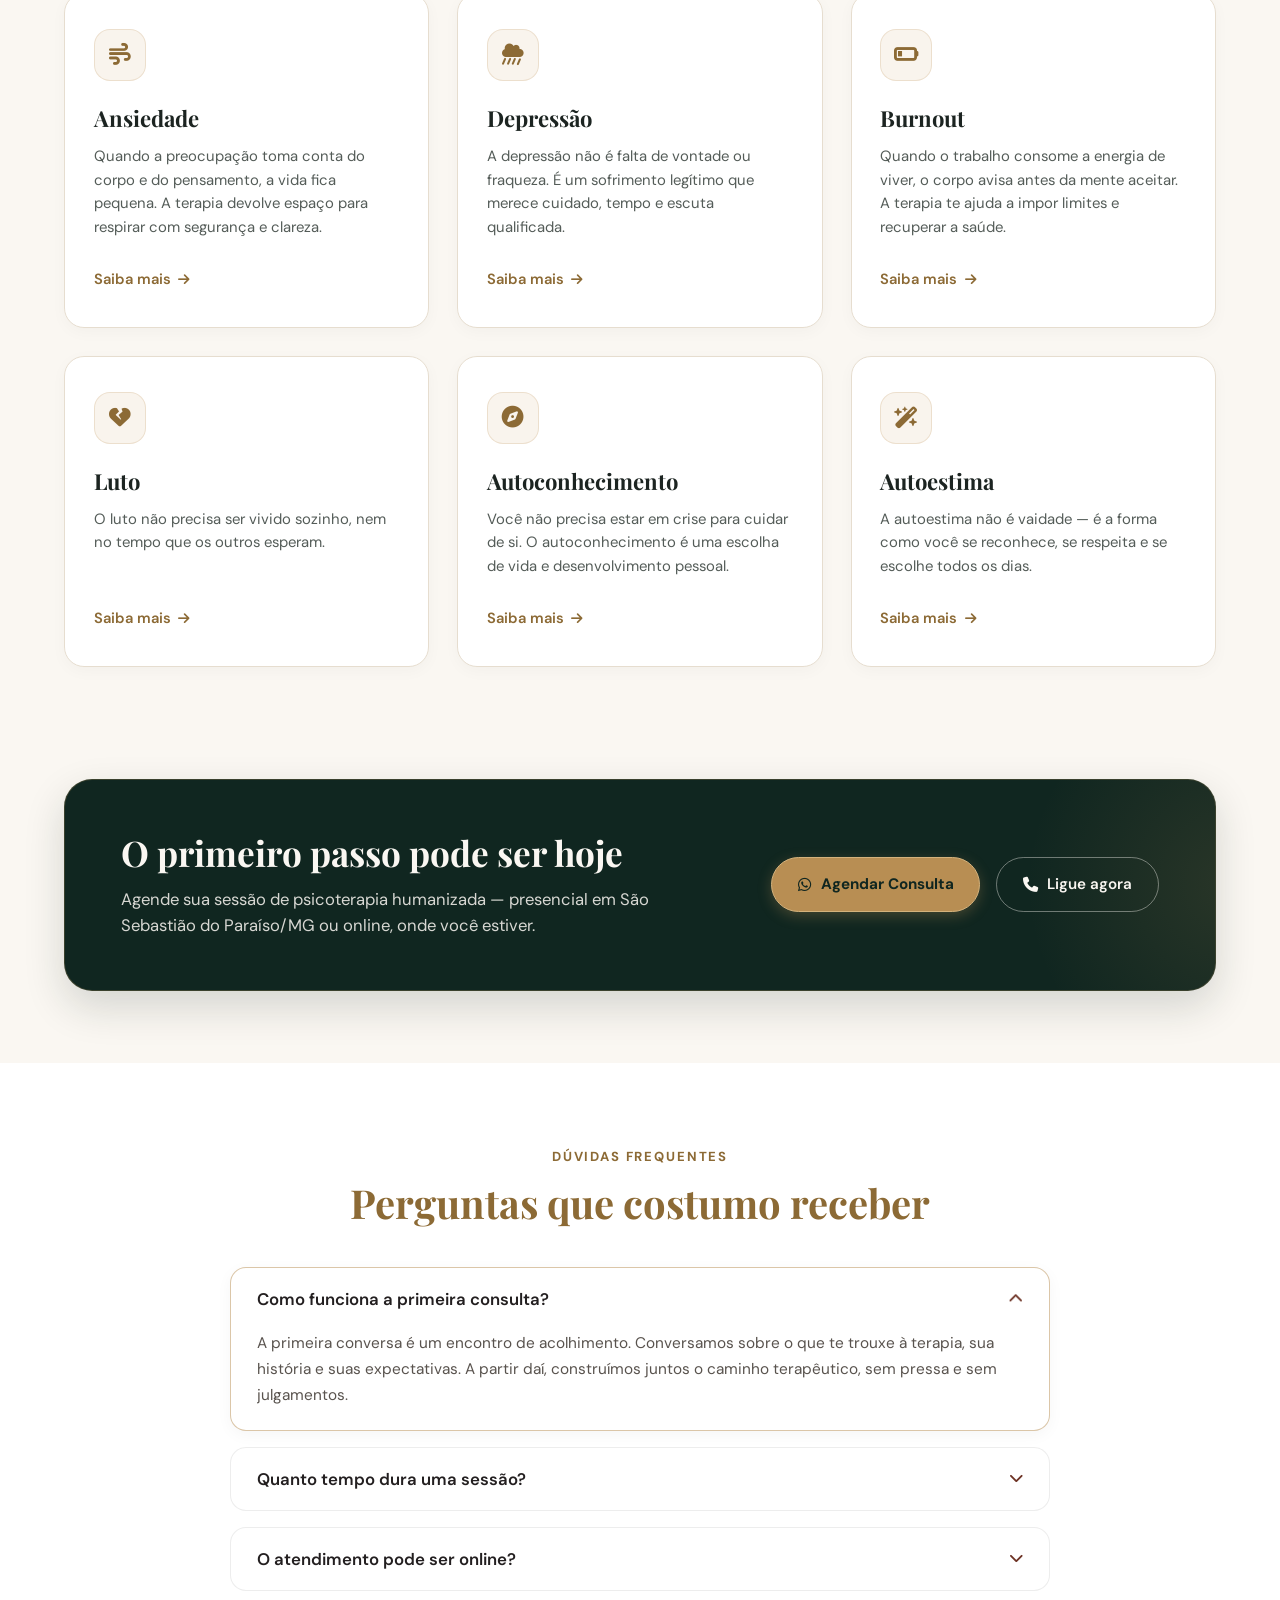
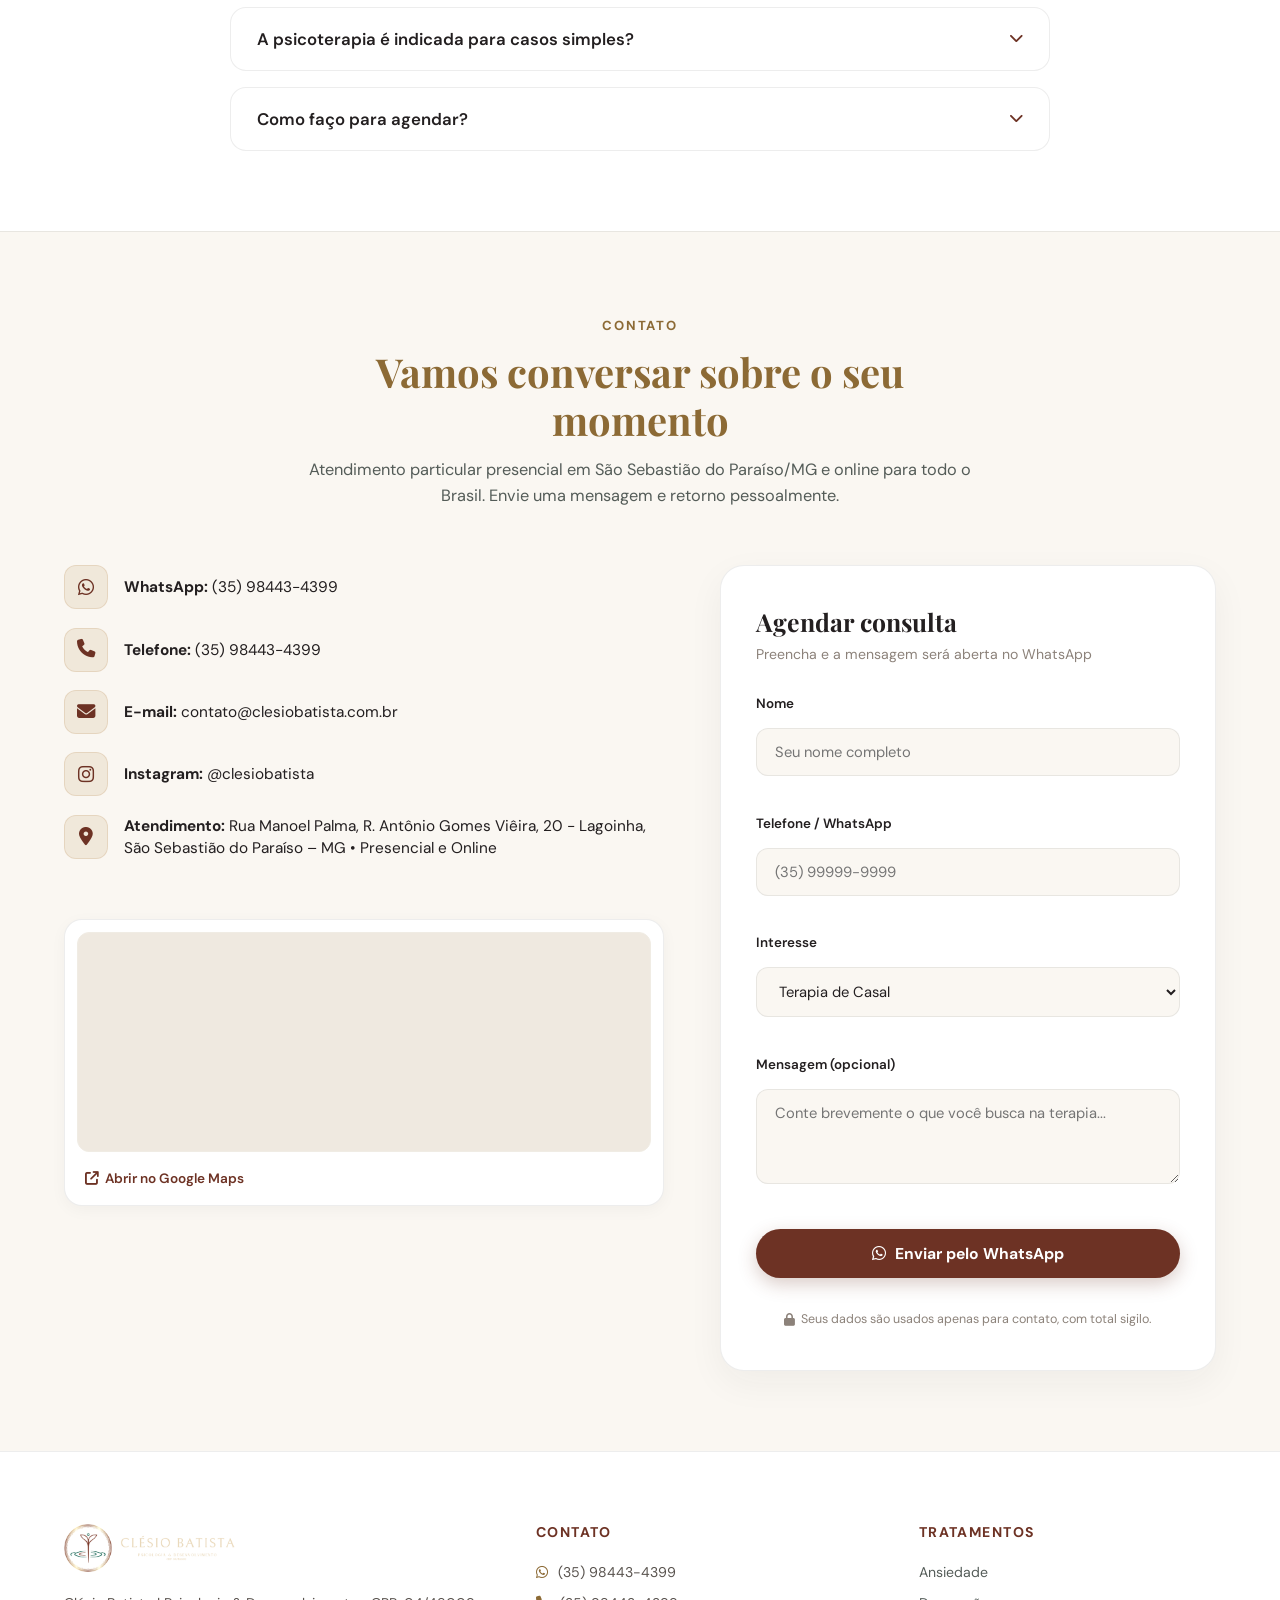
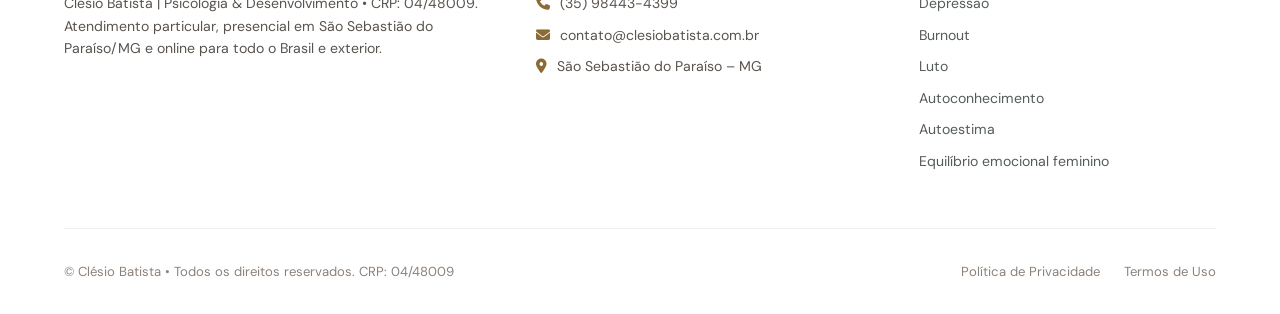
<file: terapia-de-casal.html>
<!DOCTYPE html>
<html lang="pt-BR">
<head>
  <!-- Google tag (gtag.js) -->
  <script async src="https://www.googletagmanager.com/gtag/js?id=AW-18509290192"></script>
  <script>
    window.dataLayer = window.dataLayer || [];
    function gtag(){dataLayer.push(arguments);}
    gtag('js', new Date());

    gtag('config', 'AW-18509290192');

    // Evento de conversão para Visualização de Página (AW-18509290192/CkcuCMr7v64dENC19flE)
    gtag('event', 'conversion', {
      'send_to': 'AW-18509290192/CkcuCMr7v64dENC19flE',
      'value': 1.0,
      'currency': 'BRL'
    });
  </script>

  <!-- Google Tag Manager -->
  <script>(function(w,d,s,l,i){w[l]=w[l]||[];w[l].push({'gtm.start':
  new Date().getTime(),event:'gtm.js'});var f=d.getElementsByTagName(s)[0],
  j=d.createElement(s),dl=l!='dataLayer'?'&l='+l:'';j.async=true;j.src=
  'https://www.googletagmanager.com/gtm.js?id='+i+dl;f.parentNode.insertBefore(j,f);
  })(window,document,'script','dataLayer','GTM-KT68LJHF');</script>
  <!-- End Google Tag Manager -->

  <meta charset="UTF-8">
  <meta name="viewport" content="width=device-width, initial-scale=1.0">
  <title>Terapia de Casal | Clésio Batista • Psicologia & Desenvolvimento</title>
  <meta name="description" content="Superar ruídos de comunicação, reparar mágoas e alinhar expectativas para novos ciclos de vida a dois. Atendimento presencial em São Sebastião do Paraíso - MG e online para todo o Brasil e exterior com o psicólogo Clésio Batista (CRP 04/48009).">
  <meta name="author" content="Clésio Batista">
  <meta name="robots" content="index, follow, max-image-preview:large, max-snippet:-1, max-video-preview:-1">
  <meta name="google-site-verification" content="VN3GYIT4__oBTP339KpZtjMbLeRkMuadxFUYRd_H2RI">
  <meta name="msvalidate.01" content="0C95B0DE10591CE65220A8F22CC2A64A">
  <link rel="canonical" href="https://clesiobatista.com.br/terapia-de-casal.html">

  <!-- Palavras-chave SEO Estratégicas -->
  <meta name="keywords" content="Terapia de Casal, Psicólogo Terapia de Casal, Clésio Batista, psicólogo São Sebastião do Paraíso, terapia cognitivo comportamental, tratamento Terapia de Casal, atendimento psicológico online, CRP 04/48009">

  <!-- Meta Geo Tags para Busca Local -->
  <meta name="geo.region" content="BR-MG">
  <meta name="geo.placename" content="São Sebastião do Paraíso">
  <meta name="geo.position" content="-20.9197504;-46.9834424">
  <meta name="ICBM" content="-20.9197504, -46.9834424">

  <!-- Open Graph / Redes Sociais & WhatsApp -->
  <meta property="og:locale" content="pt_BR">
  <meta property="og:type" content="article">
  <meta property="og:site_name" content="Clésio Batista | Psicologia & Desenvolvimento">
  <meta property="og:title" content="Terapia de Casal | Clésio Batista • CRP 04/48009">
  <meta property="og:description" content="Superar ruídos de comunicação, reparar mágoas e alinhar expectativas para novos ciclos de vida a dois.">
  <meta property="og:url" content="https://clesiobatista.com.br/terapia-de-casal.html">
  <meta property="og:image" content="https://clesiobatista.com.br/assets/images/dr-clesio-azul.png?v=20261008">
  <meta property="og:image:width" content="1200">
  <meta property="og:image:height" content="630">
  <meta property="og:image:alt" content="Clésio Batista - Psicólogo para Terapia de Casal">

  <!-- Twitter Card -->
  <meta name="twitter:card" content="summary_large_image">
  <meta name="twitter:title" content="Terapia de Casal | Clésio Batista • CRP 04/48009">
  <meta name="twitter:description" content="Superar ruídos de comunicação, reparar mágoas e alinhar expectativas para novos ciclos de vida a dois.">
  <meta name="twitter:image" content="https://clesiobatista.com.br/assets/images/dr-clesio-azul.png?v=20261008">

  <!-- Schema.org JSON-LD (MedicalWebPage & Service) -->
  <script type="application/ld+json">
  {
    "@context": "https://schema.org",
    "@type": ["MedicalWebPage", "ItemPage"],
    "@id": "https://clesiobatista.com.br/terapia-de-casal.html#webpage",
    "url": "https://clesiobatista.com.br/terapia-de-casal.html",
    "name": "Terapia de Casal | Clésio Batista",
    "description": "Superar ruídos de comunicação, reparar mágoas e alinhar expectativas para novos ciclos de vida a dois.",
    "isPartOf": {
      "@type": "WebSite",
      "name": "Clésio Batista | Psicologia & Desenvolvimento",
      "url": "https://clesiobatista.com.br/"
    },
    "mainEntity": {
      "@type": "Service",
      "name": "Atendimento Psicológico para Terapia de Casal",
      "serviceType": "Terapia de Casal",
      "provider": {
        "@type": ["Psychologist", "LocalBusiness"],
        "name": "Clésio Batista - Psicologia & Desenvolvimento",
        "telephone": "+55-35-98443-4399",
        "address": {
          "@type": "PostalAddress",
          "streetAddress": "Rua Manoel Palma, R. Antônio Gomes Viêira, 20 - Lagoinha",
          "addressLocality": "São Sebastião do Paraíso",
          "addressRegion": "MG",
          "postalCode": "37950-000",
          "addressCountry": "BR"
        }
      }
    }
  }
  </script>

  <!-- Favicon Oficial -->
  <link rel="icon" type="image/png" href="assets/images/favicon.png">
  <link rel="apple-touch-icon" href="assets/images/simbolo-clesio.png">

  <!-- Fontes Google (Playfair Display & DM Sans) -->
  <link rel="preconnect" href="https://fonts.googleapis.com">
  <link rel="preconnect" href="https://fonts.gstatic.com" crossorigin>
  <link href="https://fonts.googleapis.com/css2?family=DM+Sans:ital,opsz,wght@0,9..40,400..700;1,9..40,400..700&family=Playfair+Display:ital,wght@0,500;0,600;0,700;1,400;1,500;1,600;1,700&display=swap" rel="stylesheet">

  <!-- Ícones Font Awesome 6 -->
  <link rel="stylesheet" href="https://cdnjs.cloudflare.com/ajax/libs/font-awesome/6.4.2/css/all.min.css">

  <!-- Folhas de Estilos com Cache Busting -->
  <link rel="stylesheet" href="styles.css?v=20261008_03">
  <link rel="stylesheet" href="topic.css?v=20261008_03">
  <link rel="stylesheet" href="theme.css?v=20261103b">

  <!-- Estilo Crítico Estrutural (Garante renderização imediata sem dependência de cache de navegador) -->
  <style>
    [data-reveal] { opacity: 1 !important; transform: none !important; }
    .breadcrumb-list { display: flex !important; list-style: none !important; padding: 0 !important; margin: 0 !important; gap: 0.65rem; }
    .breadcrumb-list li { display: inline-flex !important; list-style: none !important; }
    .topic-hero-grid { display: grid !important; grid-template-columns: 1.25fr 0.75fr !important; gap: 3.5rem !important; align-items: center !important; }
    .topic-hero-image-wrap { max-width: 400px !important; border-radius: 28px !important; overflow: hidden !important; }
    .topic-hero-image-wrap img, .topic-hero-img { width: 100% !important; max-width: 400px !important; height: 440px !important; object-fit: cover !important; object-position: center top !important; border-radius: 28px !important; display: block !important; }
    .topic-main-grid { display: grid !important; grid-template-columns: 1.35fr 0.85fr !important; gap: 3.5rem !important; align-items: start !important; }
    .services-clean-grid { display: grid !important; grid-template-columns: repeat(3, 1fr) !important; gap: 1.75rem !important; }
    .topic-banner-pill-card { display: flex !important; align-items: center !important; justify-content: space-between !important; border-radius: 28px !important; }
    .topic-contact-grid { display: grid !important; grid-template-columns: 1.15fr 0.95fr !important; gap: 3.5rem !important; }
    .topic-footer-grid { display: grid !important; grid-template-columns: 1.4fr 1.1fr 1fr !important; gap: 3.5rem !important; }
    ul.topic-checklist, ul.topic-contact-items-list, ul.topic-footer-links-list { list-style: none !important; padding: 0 !important; }
    @media (max-width: 992px) {
      .topic-hero-grid, .topic-main-grid, .topic-contact-grid, .topic-footer-grid { grid-template-columns: 1fr !important; }
      .services-clean-grid { grid-template-columns: repeat(2, 1fr) !important; }
      .topic-hero-image-wrap img, .topic-hero-img { height: 360px !important; }
      .topic-banner-pill-card { flex-direction: column !important; }
    }
    @media (max-width: 640px) {
      .services-clean-grid { grid-template-columns: 1fr !important; }
    }
  </style>
</head>
<body>
  <!-- Google Tag Manager (noscript) -->
  <noscript><iframe src="https://www.googletagmanager.com/ns.html?id=GTM-KT68LJHF"
  height="0" width="0" style="display:none;visibility:hidden"></iframe></noscript>
  <!-- End Google Tag Manager (noscript) -->

  <!-- ==========================================================================
       HEADER & NAVBAR FIXA (MOCKUP)
       ========================================================================== -->
  <header class="header-navbar">
    <div class="container nav-wrapper">
      <a href="index.html#inicio" class="brand-identity" aria-label="Página Inicial - Clésio Batista">
        <img src="assets/images/logo-horizontal-claro.png?v=20261103" alt="Clésio Batista - Psicologia & Desenvolvimento • CRP 04/48009" class="nav-brand-logo">
      </a>

      <!-- Menu Desktop -->
      <nav>
        <ul class="nav-menu-links" id="navMenu">
          <li><a href="index.html#inicio" class="nav-item-link">Início</a></li>
          <li><a href="index.html#sobre" class="nav-item-link">Sobre</a></li>
          <li><a href="index.html#servicos" class="nav-item-link active">Tratamentos</a></li>
          <li><a href="index.html#depoimentos" class="nav-item-link">Depoimentos</a></li>
          <li><a href="#contato" class="nav-item-link">Contato</a></li>
        </ul>
      </nav>

      <!-- Botão CTA Header -->
      <div class="nav-action-cta">
        <a href="https://wa.me/5535984434399?text=Ol%C3%A1%2C%20Cl%C3%A9sio!%20Gostaria%20de%20mais%20informa%C3%A7%C3%B5es%20sobre%20seus%20atendimentos." target="_blank" rel="noopener noreferrer" class="btn btn-primary btn-sm">
          <i class="fa-brands fa-whatsapp"></i> Agendar Consulta
        </a>
      </div>

      <!-- Toggle Mobile -->
      <button class="mobile-toggle" id="mobileToggle" aria-label="Abrir menu de navegação" aria-expanded="false" aria-controls="navMenu">
        <i class="fa-solid fa-bars"></i>
      </button>
    </div>
  </header>

  <main>
    <!-- ==========================================================================
         BREADCRUMB
         ========================================================================== -->
    <nav class="breadcrumb-container" aria-label="Navegação estrutural">
      <div class="container">
        <ul class="breadcrumb-list">
          <li><a href="index.html">Início</a></li>
          <li class="separator"><i class="fa-solid fa-chevron-right"></i></li>
          <li><a href="index.html#servicos">Tratamentos</a></li>
          <li class="separator"><i class="fa-solid fa-chevron-right"></i></li>
          <li class="current">Terapia de Casal</li>
        </ul>
      </div>
    </nav>

    <!-- ==========================================================================
         TOPIC HERO SECTION (MOCKUP: TAG + H1 + DESC + 2 BOTÕES + FOTO DO PROFISSIONAL)
         ========================================================================== -->
    <section class="topic-hero-section">
      <div class="container topic-hero-grid">
        <div class="topic-hero-content">
          <span class="topic-pill-badge">RELAÇÕES & ALINHAMENTO CONJUGAL</span>
          <h1 class="topic-hero-title">Terapia de Casal: reconstrua a comunicação e a intimidade</h1>
          <p class="topic-hero-desc">Superar ruídos de comunicação, reparar mágoas e alinhar expectativas para novos ciclos de vida a dois.</p>
          
          <div class="topic-hero-ctas">
            <a href="https://wa.me/5535984434399?text=Ol%C3%A1%2C%20Cl%C3%A9sio!%20Gostaria%20de%20mais%20informa%C3%A7%C3%B5es%20sobre%20seus%20atendimentos." target="_blank" rel="noopener noreferrer" class="btn btn-primary">
              <i class="fa-brands fa-whatsapp"></i> Agendar Consulta
            </a>
            <a href="#contato" class="btn btn-outline">
              Ver formas de contato
            </a>
          </div>
        </div>

        <div class="topic-hero-image-wrap">
          <img src="assets/images/dr-clesio-azul.png?v=20261008" alt="Clésio Batista Psicólogo" class="topic-hero-img">
        </div>
      </div>
    </section>

    <!-- ==========================================================================
         TOPIC MAIN CONTENT & CARD SINAIS FREQUENTES
         ========================================================================== -->
    <section class="topic-main-section">
      <div class="container topic-main-grid">
        
        <!-- PROSE CONTENT (ESQUERDA) -->
        <div class="topic-prose-content">
          <p>Com o passar do tempo, o estresse do dia a dia, falhas na comunicação e mudanças individuais podem criar ruídos e afastamento entre os parceiros, gerando discussões repetitivas sem solução.</p>
<p>A Terapia de Casal conduzida pelo Clésio Batista atua como um espaço neutro, ético e seguro para que ambas as partes possam expressar suas necessidades, ouvir verdadeiramente e identificar os ciclos destrutivos do casal.</p>
<p>O foco é restabelecer o diálogo empático, reconstruir a confiança, alinhar planos futuros e, quando necessário, mediar transições de forma consciente e respeitosa.</p>
        </div>

        <!-- SIDEBAR CARD (DIREITA: SINAIS FREQUENTES) -->
        <aside class="topic-sidebar-card">
          <h3 class="topic-sidebar-title">Sinais frequentes</h3>
          <ul class="topic-checklist">

              <li><i class="fa-solid fa-check"></i> <span>Discussões frequentes por motivos banais sem resolução</span></li>
  

              <li><i class="fa-solid fa-check"></i> <span>Sensação de distanciamento e falta de intimidade afetiva</span></li>
  

              <li><i class="fa-solid fa-check"></i> <span>Dificuldade para alinhar objetivos futuros, rotina e finanças</span></li>
  

              <li><i class="fa-solid fa-check"></i> <span>Desgaste na relação após a chegada dos filhos</span></li>
  

              <li><i class="fa-solid fa-check"></i> <span>Necessidade de superar quebras de confiança e mágoas</span></li>
  
          </ul>

          <div class="topic-location-note">
            <i class="fa-solid fa-location-dot"></i>
            <span>Atendimento particular, presencial em <strong>São Sebastião do Paraíso/MG</strong> e online, para você ou quem precisar.</span>
          </div>
        </aside>

      </div>
    </section>

    <!-- ==========================================================================
         EXPLORE OUTROS TEMAS DA CLÍNICA (MOCKUP)
         ========================================================================== -->
    <section class="servicos-section">
      <div class="container">
        <div class="section-header-center">
          <span class="eyebrow">OUTROS ATENDIMENTOS</span>
          <h2 class="section-main-title">Explore outros temas da clínica</h2>
        </div>

        <div class="services-clean-grid">

          <!-- Card: Ansiedade -->
          <a href="ansiedade.html" class="topic-card-item">
            <div>
              <div class="topic-card-icon-circle">
                <i class="fa-solid fa-wind"></i>
              </div>
              <h3 class="topic-card-title">Ansiedade</h3>
              <p class="topic-card-desc">Quando a preocupação toma conta do corpo e do pensamento, a vida fica pequena. A terapia devolve espaço para respirar com segurança e clareza.</p>
            </div>
            <span class="topic-card-link">Saiba mais <i class="fa-solid fa-arrow-right"></i></span>
          </a>
  

          <!-- Card: Depressão -->
          <a href="depressao.html" class="topic-card-item">
            <div>
              <div class="topic-card-icon-circle">
                <i class="fa-solid fa-cloud-showers-heavy"></i>
              </div>
              <h3 class="topic-card-title">Depressão</h3>
              <p class="topic-card-desc">A depressão não é falta de vontade ou fraqueza. É um sofrimento legítimo que merece cuidado, tempo e escuta qualificada.</p>
            </div>
            <span class="topic-card-link">Saiba mais <i class="fa-solid fa-arrow-right"></i></span>
          </a>
  

          <!-- Card: Burnout -->
          <a href="burnout.html" class="topic-card-item">
            <div>
              <div class="topic-card-icon-circle">
                <i class="fa-solid fa-battery-quarter"></i>
              </div>
              <h3 class="topic-card-title">Burnout</h3>
              <p class="topic-card-desc">Quando o trabalho consome a energia de viver, o corpo avisa antes da mente aceitar. A terapia te ajuda a impor limites e recuperar a saúde.</p>
            </div>
            <span class="topic-card-link">Saiba mais <i class="fa-solid fa-arrow-right"></i></span>
          </a>
  

          <!-- Card: Luto -->
          <a href="luto.html" class="topic-card-item">
            <div>
              <div class="topic-card-icon-circle">
                <i class="fa-solid fa-heart-crack"></i>
              </div>
              <h3 class="topic-card-title">Luto</h3>
              <p class="topic-card-desc">O luto não precisa ser vivido sozinho, nem no tempo que os outros esperam.</p>
            </div>
            <span class="topic-card-link">Saiba mais <i class="fa-solid fa-arrow-right"></i></span>
          </a>
  

          <!-- Card: Autoconhecimento -->
          <a href="autoconhecimento.html" class="topic-card-item">
            <div>
              <div class="topic-card-icon-circle">
                <i class="fa-solid fa-compass"></i>
              </div>
              <h3 class="topic-card-title">Autoconhecimento</h3>
              <p class="topic-card-desc">Você não precisa estar em crise para cuidar de si. O autoconhecimento é uma escolha de vida e desenvolvimento pessoal.</p>
            </div>
            <span class="topic-card-link">Saiba mais <i class="fa-solid fa-arrow-right"></i></span>
          </a>
  

          <!-- Card: Autoestima -->
          <a href="autoestima.html" class="topic-card-item">
            <div>
              <div class="topic-card-icon-circle">
                <i class="fa-solid fa-wand-magic-sparkles"></i>
              </div>
              <h3 class="topic-card-title">Autoestima</h3>
              <p class="topic-card-desc">A autoestima não é vaidade — é a forma como você se reconhece, se respeita e se escolhe todos os dias.</p>
            </div>
            <span class="topic-card-link">Saiba mais <i class="fa-solid fa-arrow-right"></i></span>
          </a>
  
        </div>
      </div>
    </section>

    <!-- ==========================================================================
         BANNER DE CONVERSÃO EM PÍLULA (MOCKUP: O PRIMEIRO PASSO PODE SER HOJE)
         ========================================================================== -->
    <section class="topic-banner-section" style="padding: 2rem 0 4.5rem;">
      <div class="container">
        <div class="topic-banner-pill-card">
          <div class="topic-banner-pill-text">
            <h2 class="topic-banner-pill-title">O primeiro passo pode ser hoje</h2>
            <p class="topic-banner-pill-desc">
              Agende sua sessão de psicoterapia humanizada — presencial em São Sebastião do Paraíso/MG ou online, onde você estiver.
            </p>
          </div>
          <div class="topic-banner-pill-actions">
            <a href="https://wa.me/5535984434399?text=Ol%C3%A1%2C%20Cl%C3%A9sio!%20Gostaria%20de%20mais%20informa%C3%A7%C3%B5es%20sobre%20seus%20atendimentos." target="_blank" rel="noopener noreferrer" class="btn-banner-gold">
              <i class="fa-brands fa-whatsapp"></i> Agendar Consulta
            </a>
            <a href="tel:+5535984434399" class="btn-banner-outline">
              <i class="fa-solid fa-phone"></i> Ligue agora
            </a>
          </div>
        </div>
      </div>
    </section>

    <!-- ==========================================================================
         FAQ ACCORDION (MOCKUP: PERGUNTAS QUE COSTUMO RECEBER)
         ========================================================================== -->
    <section class="faq-section">
      <div class="container">
        <div class="section-header-center">
          <span class="eyebrow">DÚVIDAS FREQUENTES</span>
          <h2 class="section-main-title">Perguntas que costumo receber</h2>
        </div>

        <div class="faq-accordion-container">
          <div class="faq-item active">
            <button class="faq-button" type="button">
              <span>Como funciona a primeira consulta?</span>
              <i class="fa-solid fa-chevron-down"></i>
            </button>
            <div class="faq-answer">
              <p>A primeira conversa é um encontro de acolhimento. Conversamos sobre o que te trouxe à terapia, sua história e suas expectativas. A partir daí, construímos juntos o caminho terapêutico, sem pressa e sem julgamentos.</p>
            </div>
          </div>

          <div class="faq-item">
            <button class="faq-button" type="button">
              <span>Quanto tempo dura uma sessão?</span>
              <i class="fa-solid fa-chevron-down"></i>
            </button>
            <div class="faq-answer">
              <p>As sessões individuais de psicoterapia têm duração média de 50 minutos, com frequência semanal ou quinzenal, conforme a avaliação clínica e necessidade de cada pessoa.</p>
            </div>
          </div>

          <div class="faq-item">
            <button class="faq-button" type="button">
              <span>O atendimento pode ser online?</span>
              <i class="fa-solid fa-chevron-down"></i>
            </button>
            <div class="faq-answer">
              <p>Sim! O atendimento online tem a mesma eficácia comprovada do presencial, autorizado pelo CFP, com total sigilo e comodidade para você realizar de onde estiver.</p>
            </div>
          </div>

          <div class="faq-item">
            <button class="faq-button" type="button">
              <span>A psicoterapia é indicada para casos simples?</span>
              <i class="fa-solid fa-chevron-down"></i>
            </button>
            <div class="faq-answer">
              <p>Sim. Você não precisa esperar uma crise profunda para buscar ajuda. A terapia é um espaço de prevenção, autoconhecimento e alívio para qualquer sofrimento ou momento de transição emocional.</p>
            </div>
          </div>

          <div class="faq-item">
            <button class="faq-button" type="button">
              <span>Como faço para agendar?</span>
              <i class="fa-solid fa-chevron-down"></i>
            </button>
            <div class="faq-answer">
              <p>Você pode clicar nos botões de WhatsApp desta página ou preencher o formulário abaixo. Retornarei o contato para combinarmos o melhor dia e horário para você.</p>
            </div>
          </div>
        </div>
      </div>
    </section>

    <!-- ==========================================================================
         SEÇÃO DE CONTATO COMPLETA (MOCKUP: VAMOS CONVERSAR SOBRE O SEU MOMENTO)
         ========================================================================== -->
    <section class="topic-contact-section" id="contato">
      <div class="container">
        <div class="topic-contact-header">
          <span class="eyebrow">CONTATO</span>
          <h2 class="section-main-title">Vamos conversar sobre o seu momento</h2>
          <p class="section-subtitle">
            Atendimento particular presencial em São Sebastião do Paraíso/MG e online para todo o Brasil. Envie uma mensagem e retorno pessoalmente.
          </p>
        </div>

        <div class="topic-contact-grid">
          <!-- Coluna 1: Informações de Contato + Card do Mapa -->
          <div class="topic-contact-info-col">
            <ul class="topic-contact-items-list">
              <li class="topic-contact-item-row">
                <div class="topic-contact-icon-box">
                  <i class="fa-brands fa-whatsapp"></i>
                </div>
                <div>
                  <strong>WhatsApp:</strong> <a href="https://wa.me/5535984434399" target="_blank" rel="noopener noreferrer">(35) 98443-4399</a>
                </div>
              </li>
              <li class="topic-contact-item-row">
                <div class="topic-contact-icon-box">
                  <i class="fa-solid fa-phone"></i>
                </div>
                <div>
                  <strong>Telefone:</strong> <a href="tel:+5535984434399">(35) 98443-4399</a>
                </div>
              </li>
              <li class="topic-contact-item-row">
                <div class="topic-contact-icon-box">
                  <i class="fa-solid fa-envelope"></i>
                </div>
                <div>
                  <strong>E-mail:</strong> <a href="mailto:contato@clesiobatista.com.br">contato@clesiobatista.com.br</a>
                </div>
              </li>
              <li class="topic-contact-item-row">
                <div class="topic-contact-icon-box">
                  <i class="fa-brands fa-instagram"></i>
                </div>
                <div>
                  <strong>Instagram:</strong> <a href="https://instagram.com" target="_blank" rel="noopener noreferrer">@clesiobatista</a>
                </div>
              </li>
              <li class="topic-contact-item-row">
                <div class="topic-contact-icon-box">
                  <i class="fa-solid fa-location-dot"></i>
                </div>
                <div>
                  <strong>Atendimento:</strong> Rua Manoel Palma, R. Antônio Gomes Viêira, 20 - Lagoinha, São Sebastião do Paraíso – MG • Presencial e Online
                </div>
              </li>
            </ul>

            <!-- Prévia do Mapa -->
            <div class="topic-map-preview-card">
              <div class="topic-map-image-frame">
                <iframe src="https://maps.google.com/maps?q=Rua%20Manoel%20Palma%2C%2020%2C%20Lagoinha%2C%20S%C3%A3o%20Sebasti%C3%A3o%20do%20Para%C3%ADso%20-%20MG&t=&z=16&ie=UTF8&iwloc=&output=embed" title="Localização São Sebastião do Paraíso - MG" loading="lazy"></iframe>
              </div>
              <a href="https://www.google.com/maps/place/Psic%C3%B3logo+Cl%C3%A9sio+Pimenta/@-20.9197504,-46.9834424,17z/data=!3m1!4b1!4m6!3m5!1s0x94b7179c0cd8a1a7:0x1cf9488d000985c5!8m2!3d-20.9197504!4d-46.9834424!16s%2Fg%2F11hbfh08fh" target="_blank" rel="noopener noreferrer" class="topic-map-link-btn">
                <i class="fa-solid fa-arrow-up-right-from-square"></i> Abrir no Google Maps
              </a>
            </div>
          </div>

          <!-- Coluna 2: Formulário Interativo de Agendamento -->
          <div class="topic-contact-form-card">
            <h3 class="topic-form-title">Agendar consulta</h3>
            <p class="topic-form-subtitle">Preencha e a mensagem será aberta no WhatsApp</p>

            <form class="topic-whatsapp-form">
              <div class="topic-form-field">
                <label class="topic-form-label" for="formNome">Nome</label>
                <input type="text" id="formNome" name="nome" class="topic-form-input" placeholder="Seu nome completo" required>
              </div>

              <div class="topic-form-field">
                <label class="topic-form-label" for="formTelefone">Telefone / WhatsApp</label>
                <input type="tel" id="formTelefone" name="telefone" class="topic-form-input" placeholder="(35) 99999-9999" required>
              </div>

              <div class="topic-form-field">
                <label class="topic-form-label" for="formInteresse">Interesse</label>
                <select id="formInteresse" name="interesse" class="topic-form-select">

                    <option value="Ansiedade" >Ansiedade</option>
  
                    <option value="Depressão" >Depressão</option>
  
                    <option value="Burnout" >Burnout</option>
  
                    <option value="Luto" >Luto</option>
  
                    <option value="Autoconhecimento" >Autoconhecimento</option>
  
                    <option value="Autoestima" >Autoestima</option>
  
                    <option value="Equilíbrio emocional feminino" >Equilíbrio emocional feminino</option>
  
                    <option value="Terapia de Casal" selected>Terapia de Casal</option>
  
                    <option value="Psicologia Esportiva & eSports" >Psicologia Esportiva & eSports</option>
  
                    <option value="Adequação NR-01 & Corporativo" >Adequação NR-01 & Corporativo</option>
  
                    <option value="Perícias & Assistência Técnica" >Perícias & Assistência Técnica</option>
  
                    <option value="Palestras & Workshops" >Palestras & Workshops</option>
  
                </select>
              </div>

              <div class="topic-form-field">
                <label class="topic-form-label" for="formMensagem">Mensagem (opcional)</label>
                <textarea id="formMensagem" name="mensagem" class="topic-form-textarea" placeholder="Conte brevemente o que você busca na terapia..."></textarea>
              </div>

              <button type="submit" class="btn-whatsapp-submit">
                <i class="fa-brands fa-whatsapp"></i> Enviar pelo WhatsApp
              </button>

              <p class="topic-form-microcopy">
                <i class="fa-solid fa-lock"></i> Seus dados são usados apenas para contato, com total sigilo.
              </p>
            </form>
          </div>
        </div>
      </div>
    </section>

  </main>

  <!-- ==========================================================================
       RODAPÉ LIGHT (MOCKUP: 3 COLUNAS)
       ========================================================================== -->
  <footer class="topic-footer-light">
    <div class="container">
      <div class="topic-footer-grid">
        <!-- Coluna 1: Marca & Registro -->
        <div class="topic-footer-col">
          <div class="topic-footer-brand-header">
            <img src="assets/images/logo-horizontal-claro.png?v=20261103" alt="Clésio Batista" class="topic-footer-logo-img">
          </div>
          <p class="topic-footer-desc">
            Clésio Batista | Psicologia & Desenvolvimento • CRP: 04/48009.<br>
            Atendimento particular, presencial em São Sebastião do Paraíso/MG e online para todo o Brasil e exterior.
          </p>
        </div>

        <!-- Coluna 2: Contato -->
        <div class="topic-footer-col">
          <h4>CONTATO</h4>
          <ul class="topic-footer-links-list">
            <li><i class="fa-brands fa-whatsapp" style="color: var(--primary); margin-right: 0.4rem;"></i> (35) 98443-4399</li>
            <li><i class="fa-solid fa-phone" style="color: var(--primary); margin-right: 0.4rem;"></i> (35) 98443-4399</li>
            <li><i class="fa-solid fa-envelope" style="color: var(--primary); margin-right: 0.4rem;"></i> contato@clesiobatista.com.br</li>
            <li><i class="fa-solid fa-location-dot" style="color: var(--primary); margin-right: 0.4rem;"></i> São Sebastião do Paraíso – MG</li>
          </ul>
        </div>

        <!-- Coluna 3: Tratamentos -->
        <div class="topic-footer-col">
          <h4>TRATAMENTOS</h4>
          <ul class="topic-footer-links-list">
            <li><a href="ansiedade.html">Ansiedade</a></li>
            <li><a href="depressao.html">Depressão</a></li>
            <li><a href="burnout.html">Burnout</a></li>
            <li><a href="luto.html">Luto</a></li>
            <li><a href="autoconhecimento.html">Autoconhecimento</a></li>
            <li><a href="autoestima.html">Autoestima</a></li>
            <li><a href="equilibrio-feminino.html">Equilíbrio emocional feminino</a></li>
          </ul>
        </div>
      </div>

      <!-- Barra Inferior -->
      <div class="topic-footer-bottom-bar">
        <span>© Clésio Batista • Todos os direitos reservados. CRP: 04/48009</span>
        <div style="display: flex; gap: 1.5rem;">
          <a href="#" style="color: inherit;">Política de Privacidade</a>
          <a href="#" style="color: inherit;">Termos de Uso</a>
        </div>
      </div>
    </div>
  </footer>

  <!-- Scripts -->
  <script src="script.js?v=20261008_03"></script>
</body>
</html>
</file>
<file: styles.css>
/* ==========================================================================
   LANDING PAGE DR. CLÉSIO BATISTA - DESIGN SYSTEM & ESTILOS GERAIS
   ========================================================================== */

:root {
  /* Paleta Oficial do Mockup */
  --bg-canvas: #FAF7F2;
  --bg-canvas-card: #FFFFFF;
  --bg-canvas-subtle: #F4EFEA;
  --bg-dark-forest: #102620;
  --bg-dark-accent: #17352D;
  
  --primary: #6D3224;
  --primary-hover: #55251A;
  --primary-light: #8E4331;
  --primary-subtle: #F6EDE8;

  --gold: #B88E53;
  --gold-light: #DFCAAB;
  --gold-soft: #F5EFE6;

  --text-main: #231F20;
  --text-muted: #615C57;
  --text-subtle: #8A857F;
  --text-light: #FAF7F2;

  --border-card: #EAE3D9;
  --border-subtle: #F0ECE4;
  --border-focus: #B88E53;

  /* Tipografia */
  --font-serif: 'Playfair Display', Georgia, serif;
  --font-sans: 'DM Sans', -apple-system, BlinkMacSystemFont, 'Segoe UI', Roboto, sans-serif;
  --font-editorial: 'Playfair Display', Georgia, serif;
  --font-script: var(--font-editorial);

  /* Sombras & Transições */
  --shadow-sm: 0 2px 8px rgba(35, 31, 32, 0.04);
  --shadow-md: 0 8px 24px rgba(35, 31, 32, 0.07);
  --shadow-lg: 0 16px 36px rgba(35, 31, 32, 0.1);
  --radius-sm: 8px;
  --radius-md: 14px;
  --radius-lg: 20px;
  --radius-pill: 9999px;

  --transition-fast: 0.2s ease;
  --transition-normal: 0.35s cubic-bezier(0.16, 1, 0.3, 1);
}

/* Reset & Box Sizing */
*, *::before, *::after {
  box-sizing: border-box;
  margin: 0;
  padding: 0;
}

html {
  scroll-behavior: smooth;
  font-size: 16px;
  -webkit-text-size-adjust: 100%;
}

body {
  font-family: var(--font-sans);
  background-color: var(--bg-canvas);
  color: var(--text-main);
  line-height: 1.6;
  overflow-x: hidden;
  position: relative;
}

img {
  max-width: 100%;
  height: auto;
  display: block;
}

a {
  color: inherit;
  text-decoration: none;
  transition: color var(--transition-fast);
}

button {
  font-family: inherit;
  cursor: pointer;
  border: none;
  background: none;
}

/* Container */
.container {
  width: 100%;
  max-width: 1200px;
  margin: 0 auto;
  padding: 0 1.5rem;
}

/* Tipografia Base */
h1, h2, h3, h4, h5, h6 {
  font-family: var(--font-serif);
  font-weight: 600;
  line-height: 1.25;
  color: var(--text-main);
}

.eyebrow {
  display: inline-block;
  font-size: 0.82rem;
  font-weight: 700;
  letter-spacing: 0.14em;
  text-transform: uppercase;
  color: var(--primary);
  margin-bottom: 0.75rem;
}

.script-text {
  font-family: var(--font-editorial);
  font-style: italic;
  font-size: 1.55rem;
  font-weight: 500;
  color: var(--primary);
  line-height: 1.35;
  letter-spacing: -0.01em;
}

/* Acessibilidade WCAG - Focus Ring & Utilitários */
:focus-visible {
  outline: 2px solid var(--gold);
  outline-offset: 3px;
}

.visually-hidden {
  position: absolute !important;
  width: 1px !important;
  height: 1px !important;
  padding: 0 !important;
  margin: -1px !important;
  overflow: hidden !important;
  clip: rect(0, 0, 0, 0) !important;
  white-space: nowrap !important;
  border: 0 !important;
}

/* Botões Customizados */
.btn {
  display: inline-flex;
  align-items: center;
  justify-content: center;
  gap: 0.6rem;
  padding: 0.78rem 1.65rem;
  font-size: 0.95rem;
  font-weight: 600;
  border-radius: var(--radius-pill);
  transition: all var(--transition-normal);
  text-align: center;
  white-space: nowrap;
}

.btn-primary {
  background-color: var(--primary);
  color: #FFFFFF;
  box-shadow: 0 4px 14px rgba(109, 50, 36, 0.25);
}

.btn-primary:hover {
  background-color: var(--primary-hover);
  transform: translateY(-2px);
  box-shadow: 0 6px 20px rgba(109, 50, 36, 0.35);
}

.btn-outline {
  border: 1px solid var(--primary);
  color: var(--primary);
  background-color: transparent;
}

.btn-outline:hover {
  background-color: var(--primary-subtle);
  transform: translateY(-2px);
}

.btn-sm {
  padding: 0.55rem 1.25rem;
  font-size: 0.88rem;
}

.btn-white {
  background-color: #FFFFFF;
  color: var(--bg-dark-forest);
  box-shadow: 0 4px 14px rgba(0, 0, 0, 0.15);
}

.btn-white:hover {
  background-color: #F8F5EE;
  transform: translateY(-2px);
  box-shadow: 0 6px 20px rgba(0, 0, 0, 0.22);
}

.btn-card-action {
  font-size: 0.86rem;
  font-weight: 600;
  color: #FFFFFF;
  background-color: var(--primary);
  padding: 0.45rem 1.1rem;
  border-radius: var(--radius-pill);
  display: inline-flex;
  align-items: center;
  gap: 0.4rem;
  transition: all var(--transition-fast);
  margin-top: auto;
  align-self: flex-start;
}

.btn-card-action:hover {
  background-color: var(--primary-hover);
  transform: translateX(3px);
}

/* ==========================================================================
   HEADER & NAVBAR
   ========================================================================== */
.header-navbar {
  position: sticky;
  top: 0;
  z-index: 1000;
  background-color: rgba(244, 234, 222, 0.95);
  backdrop-filter: blur(12px);
  border-bottom: 1px solid rgba(218, 198, 175, 0.5);
  transition: all var(--transition-normal);
}

.header-navbar.scrolled {
  background-color: rgba(244, 234, 222, 0.98);
  box-shadow: 0 4px 20px rgba(35, 31, 32, 0.08);
}

.nav-wrapper {
  display: flex;
  align-items: center;
  justify-content: space-between;
  padding: 0.65rem 0;
}

.brand-identity {
  display: flex;
  align-items: center;
}

.nav-brand-logo {
  height: 52px;
  width: auto;
  object-fit: contain;
  transition: transform var(--transition-fast);
}

.nav-brand-logo:hover {
  transform: scale(1.02);
}

.nav-menu-links {
  display: flex;
  align-items: center;
  gap: 2rem;
  list-style: none;
}

.nav-item-link {
  font-size: 0.92rem;
  font-weight: 500;
  color: var(--text-main);
  position: relative;
  padding: 0.3rem 0;
}

.nav-item-link::after {
  content: '';
  position: absolute;
  left: 0;
  bottom: 0;
  width: 100%;
  height: 2px;
  background-color: var(--primary);
  transform: scaleX(0);
  transform-origin: left;
  transition: transform var(--transition-fast);
}

.nav-item-link:hover::after,
.nav-item-link.active::after {
  transform: scaleX(1);
}

.nav-action-cta .btn {
  padding: 0.62rem 1.45rem;
  font-size: 0.88rem;
}

/* Mobile Toggle */
.mobile-toggle {
  display: none;
  font-size: 1.4rem;
  color: var(--primary);
  padding: 0.4rem;
}

/* ==========================================================================
   HERO BANNER 100% (LARGURA TOTAL OFICIAL)
   ========================================================================== */
.hero-section-full {
  position: relative;
  width: 100%;
  min-height: 660px;
  display: flex;
  align-items: center;
  overflow: hidden;
  background-color: #F4EADE;
}

/* Imagem de fundo 100% */
.hero-bg-wrapper {
  position: absolute;
  inset: 0;
  width: 100%;
  height: 100%;
  z-index: 1;
}

.hero-full-bg-image {
  width: 100%;
  height: 100%;
  object-fit: cover;
  object-position: right center;
  display: block;
}

/* Gradiente suave na esquerda para garantir legibilidade dos textos */
.hero-full-overlay {
  position: absolute;
  inset: 0;
  background: linear-gradient(
    90deg,
    rgba(244, 234, 222, 0.98) 0%,
    rgba(244, 234, 222, 0.94) 38%,
    rgba(244, 234, 222, 0.65) 52%,
    rgba(244, 234, 222, 0.0) 70%
  );
  pointer-events: none;
}

/* Container do Conteúdo */
.hero-full-container {
  position: relative;
  z-index: 2;
  width: 100%;
  padding-top: 4.5rem;
  padding-bottom: 4.5rem;
  display: flex;
  align-items: center;
  justify-content: space-between;
}

.hero-full-content {
  max-width: 580px;
  display: flex;
  flex-direction: column;
}

.hero-full-content .eyebrow {
  font-size: 0.85rem;
  letter-spacing: 0.14em;
  font-weight: 700;
  color: var(--primary);
  margin-bottom: 0.75rem;
  display: inline-block;
}

.hero-full-content .hero-title {
  font-family: var(--font-serif);
  font-size: clamp(2rem, 3.4vw, 3.2rem);
  font-weight: 700;
  color: var(--primary);
  line-height: 1.15;
  margin-bottom: 1.25rem;
}

.hero-full-content .hero-description {
  font-size: clamp(0.95rem, 1.15vw, 1.1rem);
  color: #4A443F;
  line-height: 1.65;
  margin-bottom: 2.25rem;
}

/* Botões do Hero */
.hero-cta-group {
  display: flex;
  align-items: center;
  gap: 1.1rem;
  margin-bottom: 2.5rem;
  flex-wrap: wrap;
}

.hero-btn-main {
  background-color: var(--primary);
  color: #FFFFFF;
  padding: 0.85rem 1.85rem;
  font-size: 0.98rem;
  border-radius: var(--radius-pill);
  box-shadow: 0 4px 16px rgba(109, 50, 36, 0.28);
  border: 1px solid rgba(255, 255, 255, 0.15);
}

.hero-btn-main:hover {
  background-color: var(--primary-hover);
  transform: translateY(-2px);
  box-shadow: 0 6px 22px rgba(109, 50, 36, 0.42);
  color: #FFFFFF;
}

.hero-btn-sub {
  border: 1px solid rgba(109, 50, 36, 0.6);
  color: #2D2722;
  padding: 0.85rem 1.85rem;
  font-size: 0.98rem;
  border-radius: var(--radius-pill);
  background-color: rgba(255, 255, 255, 0.4);
  backdrop-filter: blur(4px);
}

.hero-btn-sub:hover {
  background-color: rgba(255, 255, 255, 0.85);
  border-color: var(--primary);
  color: var(--primary);
  transform: translateY(-2px);
}

/* Microcopy de Segurança & Sigilo (Clarify Impeccable) */
.hero-cta-trust-note {
  display: inline-flex;
  align-items: center;
  gap: 0.55rem;
  font-size: 0.82rem;
  font-weight: 500;
  color: #55504A;
  margin-bottom: 2rem;
  background: rgba(255, 255, 255, 0.65);
  padding: 0.4rem 1rem;
  border-radius: var(--radius-pill);
  border: 1px solid rgba(184, 142, 83, 0.28);
  backdrop-filter: blur(6px);
  width: fit-content;
}

.hero-cta-trust-note i {
  color: var(--gold);
  font-size: 0.88rem;
}

/* Selos de Confiança */
.hero-trust-badges {
  display: flex;
  align-items: flex-start;
  gap: 1.5rem;
  padding-top: 1.75rem;
  border-top: 1px solid rgba(184, 142, 83, 0.3);
}

.trust-badge-card {
  display: flex;
  flex-direction: column;
  align-items: center;
  text-align: center;
  gap: 0.6rem;
  max-width: 140px;
}

.trust-icon-circle {
  width: 44px;
  height: 44px;
  border-radius: 50%;
  background-color: #173027;
  color: var(--gold-light);
  display: flex;
  align-items: center;
  justify-content: center;
  font-size: 1.15rem;
  box-shadow: 0 3px 10px rgba(23, 48, 39, 0.2);
  transition: transform var(--transition-fast);
}

.trust-badge-card:hover .trust-icon-circle {
  transform: scale(1.08);
}

.trust-badge-label {
  font-size: 0.82rem;
  font-weight: 600;
  color: #4A443F;
  line-height: 1.3;
}

/* Frase Cursiva sobre a foto no canto direito */
.hero-quote-floating {
  align-self: flex-end;
  max-width: 300px;
  text-align: right;
  margin-bottom: 1.5rem;
  padding: 1rem 1.25rem;
  border-radius: var(--radius-md);
  background: rgba(16, 38, 32, 0.4);
  backdrop-filter: blur(6px);
  box-shadow: 0 8px 24px rgba(0, 0, 0, 0.25);
  border: 1px solid rgba(255, 255, 255, 0.15);
}

.hero-quote-floating .script-text {
  color: #FFFFFF;
  font-size: 1.35rem;
  font-style: italic;
  font-weight: 500;
  line-height: 1.35;
  display: block;
}

/* ==========================================================================
   SOBRE O PROFISSIONAL
   ========================================================================== */
.sobre-section {
  padding: 4.5rem 0;
  background-color: #FAF7F2;
  position: relative;
}

.sobre-grid {
  display: grid;
  grid-template-columns: 1fr 1fr;
  gap: 3rem;
  align-items: center;
}

.sobre-left {
  display: flex;
  flex-direction: column;
}

.sobre-title-wrap {
  margin-bottom: 1.5rem;
}

.sobre-name {
  font-size: 2.4rem;
  font-weight: 700;
  color: var(--text-main);
  line-height: 1.15;
}

.sobre-crp {
  font-size: 0.88rem;
  font-weight: 600;
  letter-spacing: 0.1em;
  color: var(--text-subtle);
  text-transform: uppercase;
  margin-top: 0.25rem;
}

.sobre-bio {
  font-size: 1.04rem;
  color: var(--text-muted);
  line-height: 1.7;
  margin-bottom: 2rem;
}

.sobre-right-card {
  background: #FFFFFF;
  border: 1px solid var(--border-card);
  border-radius: var(--radius-lg);
  padding: 2.5rem;
  box-shadow: var(--shadow-sm);
  position: relative;
  overflow: hidden;
}

.sobre-right-card::after {
  content: '';
  position: absolute;
  top: -40px;
  right: -40px;
  width: 140px;
  height: 140px;
  background: radial-gradient(circle, rgba(184, 142, 83, 0.12) 0%, transparent 70%);
  pointer-events: none;
}

.sobre-quote-highlight {
  margin-bottom: 2rem;
  padding-bottom: 1.25rem;
  border-bottom: 1px dashed var(--border-card);
}

.sobre-quote-highlight .script-text {
  font-size: 1.55rem;
  font-style: italic;
  font-weight: 500;
  line-height: 1.4;
  color: var(--primary);
  display: block;
}

.sobre-pillars-list {
  display: flex;
  flex-direction: column;
  gap: 1.2rem;
  list-style: none;
}

.sobre-pillar-item {
  display: flex;
  align-items: center;
  gap: 1rem;
}

.pillar-icon-box {
  width: 40px;
  height: 40px;
  border-radius: 50%;
  background-color: var(--bg-canvas-subtle);
  border: 1px solid var(--border-card);
  display: flex;
  align-items: center;
  justify-content: center;
  color: var(--primary);
  font-size: 1.1rem;
  flex-shrink: 0;
}

.pillar-title {
  font-size: 0.98rem;
  font-weight: 600;
  color: var(--text-main);
}

/* ==========================================================================
   SERVIÇOS (HUB EDITORIAL 01 a 06)
   ========================================================================== */
.servicos-section {
  padding: 5rem 0;
  background-color: #FAF7F2;
}

.section-header-center {
  text-align: center;
  max-width: 720px;
  margin: 0 auto 2.5rem;
}

.section-main-title {
  font-size: 2.5rem;
  font-weight: 700;
  color: var(--primary);
  line-height: 1.2;
  margin-bottom: 0.85rem;
}

.section-subtitle {
  font-size: 1.02rem;
  color: var(--text-muted);
  line-height: 1.6;
}

/* Barra de Filtros Rápidos (Layout Impeccable) */
.services-filter-bar {
  display: flex;
  align-items: center;
  justify-content: center;
  flex-wrap: wrap;
  gap: 0.65rem;
  margin: 0 auto 3.25rem;
  max-width: 1000px;
}

.service-filter-btn {
  display: inline-flex;
  align-items: center;
  gap: 0.45rem;
  padding: 0.55rem 1.25rem;
  font-size: 0.88rem;
  font-weight: 600;
  border-radius: var(--radius-pill);
  background-color: #FFFFFF;
  color: var(--text-muted);
  border: 1px solid var(--border-card);
  transition: all var(--transition-normal);
  cursor: pointer;
  box-shadow: 0 2px 6px rgba(0, 0, 0, 0.02);
}

.service-filter-btn:hover {
  background-color: var(--bg-canvas-subtle);
  color: var(--primary);
  border-color: var(--gold-light);
  transform: translateY(-2px);
}

.service-filter-btn.active {
  background-color: var(--primary);
  color: #FFFFFF;
  border-color: var(--primary);
  box-shadow: 0 4px 14px rgba(109, 50, 36, 0.25);
}

.service-filter-btn.active i {
  color: var(--gold-light);
}

/* ==========================================================================
   NOVA ESTRUTURA DE SERVIÇOS EM GRID (CLEAN CARDS) - MOCKUP
   ========================================================================== */
.services-clean-grid {
  display: grid !important;
  grid-template-columns: repeat(3, 1fr) !important;
  gap: 1.75rem !important;
}

.topic-card-item {
  background-color: #FFFFFF !important;
  border: 1px solid var(--border-card) !important;
  border-radius: 20px !important;
  padding: 2.2rem 1.8rem !important;
  display: flex !important;
  flex-direction: column !important;
  justify-content: space-between !important;
  align-items: flex-start !important;
  transition: transform 0.3s cubic-bezier(0.16, 1, 0.3, 1), box-shadow 0.3s ease, border-color 0.3s ease !important;
  box-shadow: 0 4px 16px rgba(35, 31, 32, 0.03) !important;
  position: relative !important;
  text-decoration: none !important;
  height: 100% !important;
  box-sizing: border-box !important;
}

.topic-card-item:hover {
  transform: translateY(-5px) !important;
  box-shadow: 0 14px 36px rgba(109, 50, 36, 0.09) !important;
  border-color: var(--gold-light) !important;
}

.topic-card-icon-circle {
  width: 52px !important;
  height: 52px !important;
  border-radius: 16px !important;
  background-color: var(--gold-soft) !important;
  color: var(--primary) !important;
  display: flex !important;
  align-items: center !important;
  justify-content: center !important;
  font-size: 1.35rem !important;
  margin-bottom: 1.5rem !important;
  border: 1px solid rgba(184, 142, 83, 0.2) !important;
  transition: transform 0.3s ease, background-color 0.3s ease !important;
}

.topic-card-item:hover .topic-card-icon-circle {
  transform: scale(1.08) !important;
  background-color: #F0ECE4 !important;
  color: var(--primary-hover) !important;
}

.topic-card-title {
  font-family: var(--font-serif) !important;
  font-size: 1.38rem !important;
  font-weight: 700 !important;
  color: var(--text-main) !important;
  margin-bottom: 0.75rem !important;
  line-height: 1.25 !important;
}

.topic-card-desc {
  font-size: 0.93rem !important;
  color: var(--text-muted) !important;
  line-height: 1.6 !important;
  margin-bottom: 1.75rem !important;
  flex-grow: 1 !important;
}

.topic-card-link {
  font-size: 0.92rem !important;
  font-weight: 600 !important;
  color: var(--primary) !important;
  display: inline-flex !important;
  align-items: center !important;
  gap: 0.45rem !important;
  transition: gap 0.25s ease, color 0.25s ease !important;
  margin-top: auto !important;
  text-decoration: none !important;
}

.topic-card-link i {
  font-size: 0.82rem !important;
  transition: transform 0.25s ease !important;
}

.topic-card-item:hover .topic-card-link {
  color: var(--primary-hover) !important;
  gap: 0.7rem !important;
}

.topic-card-item:hover .topic-card-link i {
  transform: translateX(4px) !important;
}

/* Filter behavior for clean grid cards */
.topic-card-item.is-hidden {
  display: none !important;
}

/* Cabeçalho do Módulo (01, Título, Descrição curta) */
.module-header-row {
  display: flex;
  align-items: baseline;
  justify-content: space-between;
  gap: 1.5rem;
  padding-bottom: 0.5rem;
  border-bottom: 1px solid var(--border-card);
}

.module-title-group {
  display: flex;
  align-items: baseline;
  gap: 0.85rem;
}

.module-number {
  font-family: var(--font-serif);
  font-size: 1.85rem;
  font-weight: 700;
  color: var(--gold);
  line-height: 1;
}

.module-name {
  font-family: var(--font-serif);
  font-size: 1.45rem;
  font-weight: 700;
  color: var(--text-main);
}

.module-tagline {
  font-size: 0.88rem;
  color: var(--text-muted);
  font-weight: 500;
}

/* Grade com os 2 Cards por Módulo */
.module-cards-grid {
  display: grid;
  grid-template-columns: 1fr 1fr;
  gap: 1.5rem;
}

.service-card {
  background-color: #FFFFFF;
  border: 1px solid var(--border-card);
  border-radius: var(--radius-md);
  padding: 1.5rem;
  display: grid;
  grid-template-columns: 1.25fr 0.95fr;
  gap: 1.25rem;
  align-items: stretch;
  transition: all var(--transition-normal);
  box-shadow: var(--shadow-sm);
}

.service-card:hover {
  transform: translateY(-3px);
  box-shadow: var(--shadow-md);
  border-color: var(--gold-light);
}

.service-card-info {
  display: flex;
  flex-direction: column;
  justify-content: space-between;
}

.service-card-top {
  display: flex;
  align-items: flex-start;
  gap: 0.75rem;
  margin-bottom: 0.65rem;
}

.service-card-icon {
  font-size: 1.2rem;
  color: var(--gold);
  margin-top: 0.15rem;
  flex-shrink: 0;
}

.service-card-title {
  font-family: var(--font-serif);
  font-size: 1.12rem;
  font-weight: 700;
  color: var(--primary);
  line-height: 1.3;
}

.service-card-desc {
  font-size: 0.86rem;
  color: var(--text-muted);
  line-height: 1.55;
  margin-bottom: 1.25rem;
}

.service-card-thumb {
  position: relative;
  border-radius: var(--radius-sm);
  overflow: hidden;
  height: 100%;
  min-height: 135px;
}

.service-card-thumb img {
  width: 100%;
  height: 100%;
  object-fit: cover;
  transition: transform var(--transition-normal);
}

.service-card:hover .service-card-thumb img {
  transform: scale(1.05);
}

/* ==========================================================================
   BANNER INTERMEDIÁRIO DE CONVERSÃO (BREAKOUT CTA)
   ========================================================================== */
.conversion-banner-section {
  padding: 3rem 0;
}

.conversion-banner-card {
  position: relative;
  border-radius: var(--radius-lg);
  overflow: hidden;
  min-height: 280px;
  display: flex;
  align-items: center;
  box-shadow: var(--shadow-lg);
}

.conversion-banner-bg {
  position: absolute;
  inset: 0;
  width: 100%;
  height: 100%;
  object-fit: cover;
  object-position: center;
  z-index: 1;
}

.conversion-banner-overlay {
  position: absolute;
  inset: 0;
  background: linear-gradient(90deg, rgba(250, 247, 242, 0.97) 0%, rgba(250, 247, 242, 0.92) 50%, rgba(250, 247, 242, 0.4) 100%);
  z-index: 2;
}

.conversion-banner-content {
  position: relative;
  z-index: 3;
  padding: 3rem 3.5rem;
  display: flex;
  align-items: center;
  justify-content: space-between;
  width: 100%;
  gap: 2rem;
}

.banner-text-box {
  max-width: 580px;
}

.banner-title {
  font-size: 2.1rem;
  font-weight: 700;
  color: var(--primary);
  line-height: 1.25;
  margin-bottom: 0.65rem;
}

.banner-subtitle {
  font-size: 0.98rem;
  color: var(--text-muted);
  line-height: 1.55;
  margin-bottom: 1.5rem;
}

.banner-quote-box {
  text-align: right;
  max-width: 260px;
}

.banner-quote-box .script-text {
  font-size: 1.55rem;
  font-style: italic;
  font-weight: 500;
  color: var(--text-main);
  line-height: 1.35;
}

/* ==========================================================================
   DEPOIMENTOS / PROVA SOCIAL
   ========================================================================== */
.depoimentos-section {
  padding: 4.5rem 0;
  background-color: #FAF7F2;
}

.testimonials-carousel-wrapper {
  max-width: 820px;
  margin: 0 auto;
  position: relative;
}

.testimonial-card-single {
  background-color: #FFFFFF;
  border: 1px solid var(--border-card);
  border-radius: var(--radius-lg);
  padding: 2.5rem 3rem;
  box-shadow: var(--shadow-sm);
  display: flex;
  align-items: center;
  gap: 2rem;
  transition: all var(--transition-normal);
}

.testimonial-avatar {
  width: 80px;
  height: 80px;
  border-radius: 50%;
  overflow: hidden;
  border: 2px solid var(--gold);
  flex-shrink: 0;
  box-shadow: var(--shadow-sm);
}

.testimonial-avatar img {
  width: 100%;
  height: 100%;
  object-fit: cover;
}

.testimonial-body {
  display: flex;
  flex-direction: column;
}

.testimonial-quote {
  font-size: 1.05rem;
  font-style: italic;
  color: var(--text-main);
  line-height: 1.65;
  margin-bottom: 0.85rem;
}

.testimonial-author {
  font-size: 0.9rem;
  font-weight: 600;
  color: var(--primary);
}

.testimonials-controls {
  display: flex;
  align-items: center;
  justify-content: space-between;
  margin-top: 1.75rem;
  padding: 0 1rem;
}

.carousel-nav-btn {
  width: 42px;
  height: 42px;
  border-radius: 50%;
  border: 1px solid var(--border-card);
  background: #FFFFFF;
  color: var(--text-main);
  display: flex;
  align-items: center;
  justify-content: center;
  font-size: 1rem;
  transition: all var(--transition-fast);
}

.carousel-nav-btn:hover {
  background-color: var(--primary);
  color: #FFFFFF;
  border-color: var(--primary);
}

.carousel-dots {
  display: flex;
  align-items: center;
  gap: 0.5rem;
}

.carousel-dot {
  width: 10px;
  height: 10px;
  padding: 0;
  border: none;
  border-radius: 50%;
  background-color: var(--border-card);
  transition: all var(--transition-fast);
  cursor: pointer;
  display: inline-block;
}

.carousel-dot:hover {
  background-color: var(--gold);
}

.carousel-dot.active {
  background-color: var(--primary);
  width: 22px;
  border-radius: var(--radius-pill);
}

.carousel-dot:focus-visible {
  outline: 2px solid var(--gold);
  outline-offset: 2px;
}

/* ==========================================================================
   FOOTER DARK
   ========================================================================== */
.footer-section {
  background-color: var(--bg-dark-forest);
  color: #FAF7F2;
  padding: 4.5rem 0 2rem;
  position: relative;
  overflow: hidden;
  border-top: 1px solid rgba(184, 142, 83, 0.25);
}

.footer-grid {
  display: grid;
  grid-template-columns: 1.1fr 1fr 1fr;
  gap: 3rem;
  padding-bottom: 3.5rem;
  border-bottom: 1px solid rgba(255, 255, 255, 0.1);
}

.footer-brand {
  display: flex;
  flex-direction: column;
}

.footer-brand-header {
  display: flex;
  align-items: center;
  gap: 1rem;
  margin-bottom: 1.25rem;
}

.footer-brand-icon {
  width: 50px;
  height: 50px;
  border-radius: 50%;
  border: 1px solid var(--gold);
  display: flex;
  align-items: center;
  justify-content: center;
  color: var(--gold);
  font-size: 1.4rem;
}

.footer-brand-icon-img {
  width: 48px;
  height: 48px;
  border-radius: 50%;
  object-fit: contain;
  background-color: #FAF7F2;
  padding: 2px;
}

.footer-brand-title {
  font-family: var(--font-serif);
  font-size: 1.35rem;
  font-weight: 700;
  color: #FFFFFF;
  letter-spacing: 0.05em;
}

.footer-brand-crp {
  font-size: 0.76rem;
  color: var(--gold-light);
  letter-spacing: 0.1em;
  text-transform: uppercase;
}

.footer-cta-col {
  display: flex;
  flex-direction: column;
  gap: 0.85rem;
}

.footer-cta-col h4 {
  font-family: var(--font-serif);
  font-size: 1.35rem;
  color: #FFFFFF;
}

.footer-cta-col p {
  font-size: 0.92rem;
  color: rgba(255, 255, 255, 0.75);
  line-height: 1.6;
}

.footer-contact-col {
  display: flex;
  flex-direction: column;
  gap: 1.1rem;
}

.footer-contact-item {
  display: flex;
  align-items: flex-start;
  gap: 0.85rem;
  font-size: 0.92rem;
  color: rgba(255, 255, 255, 0.85);
}

.footer-contact-phone {
  align-items: center;
}

.phone-interactive-wrap {
  display: inline-flex;
  align-items: center;
  gap: 0.75rem;
  flex-wrap: wrap;
}

.footer-phone-link {
  color: rgba(255, 255, 255, 0.95);
  font-weight: 500;
  transition: color var(--transition-fast);
}

.footer-phone-link:hover {
  color: var(--gold-light);
  text-decoration: underline;
}

.copy-phone-btn {
  display: inline-flex;
  align-items: center;
  gap: 0.4rem;
  padding: 0.22rem 0.65rem;
  font-size: 0.76rem;
  font-weight: 600;
  color: var(--gold-light);
  background: rgba(255, 255, 255, 0.08);
  border: 1px solid rgba(184, 142, 83, 0.35);
  border-radius: var(--radius-pill);
  cursor: pointer;
  transition: all var(--transition-fast);
}

.copy-phone-btn:hover {
  background: rgba(184, 142, 83, 0.25);
  color: #FFFFFF;
  border-color: var(--gold);
}

.copy-phone-btn.copied {
  background: rgba(46, 125, 50, 0.35);
  border-color: #81c784;
  color: #c8e6c9;
}

.footer-contact-icon {
  color: var(--gold);
  font-size: 1.1rem;
  margin-top: 0.15rem;
  flex-shrink: 0;
}

.footer-bottom-bar {
  display: flex;
  align-items: center;
  justify-content: space-between;
  padding-top: 2rem;
  font-size: 0.82rem;
  color: rgba(255, 255, 255, 0.6);
  flex-wrap: wrap;
  gap: 1rem;
}

.footer-social-links {
  display: flex;
  align-items: center;
  gap: 1.1rem;
}

.footer-social-link {
  color: rgba(255, 255, 255, 0.7);
  font-size: 1.15rem;
  transition: color var(--transition-fast);
}

.footer-social-link:hover {
  color: var(--gold);
}

/* ==========================================================================
   MODAL INTERATIVO DE SERVIÇOS
   ========================================================================== */
.service-modal-backdrop {
  position: fixed;
  inset: 0;
  background-color: rgba(16, 38, 32, 0.75);
  backdrop-filter: blur(8px);
  z-index: 2000;
  display: flex;
  align-items: center;
  justify-content: center;
  padding: 1.5rem;
  opacity: 0;
  visibility: hidden;
  transition: all var(--transition-normal);
}

.service-modal-backdrop.active {
  opacity: 1;
  visibility: visible;
}

.service-modal-card {
  background-color: #FAF7F2;
  border: 1px solid var(--border-card);
  border-radius: var(--radius-lg);
  max-width: 680px;
  width: 100%;
  max-height: 90vh;
  overflow-y: auto;
  box-shadow: 0 24px 60px rgba(0, 0, 0, 0.35);
  transform: translateY(30px) scale(0.96);
  transition: all var(--transition-normal);
  position: relative;
  display: flex;
  flex-direction: column;
}

.service-modal-backdrop.active .service-modal-card {
  transform: translateY(0) scale(1);
}

.service-modal-close-btn {
  position: absolute;
  top: 1.25rem;
  right: 1.25rem;
  width: 38px;
  height: 38px;
  border-radius: 50%;
  background: rgba(255, 255, 255, 0.9);
  border: 1px solid var(--border-card);
  color: var(--text-main);
  display: flex;
  align-items: center;
  justify-content: center;
  font-size: 1.1rem;
  z-index: 10;
  transition: all var(--transition-fast);
}

.service-modal-close-btn:hover {
  background: var(--primary);
  color: #FFFFFF;
}

.service-modal-header-img {
  width: 100%;
  height: 220px;
  object-fit: cover;
  border-radius: var(--radius-lg) var(--radius-lg) 0 0;
}

.service-modal-body {
  padding: 2.25rem;
  display: flex;
  flex-direction: column;
  gap: 1.25rem;
}

.service-modal-category {
  font-size: 0.82rem;
  font-weight: 700;
  letter-spacing: 0.12em;
  color: var(--gold);
  text-transform: uppercase;
}

.service-modal-title {
  font-family: var(--font-serif);
  font-size: 1.85rem;
  font-weight: 700;
  color: var(--primary);
  line-height: 1.25;
}

.service-modal-description {
  font-size: 1rem;
  color: var(--text-muted);
  line-height: 1.65;
}

.service-modal-indications-box {
  background-color: #FFFFFF;
  border: 1px solid var(--border-card);
  border-radius: var(--radius-md);
  padding: 1.25rem 1.5rem;
}

.service-modal-indications-box h5 {
  font-family: var(--font-sans);
  font-size: 0.88rem;
  font-weight: 700;
  color: var(--text-main);
  text-transform: uppercase;
  letter-spacing: 0.08em;
  margin-bottom: 0.5rem;
}

.service-modal-indications-box p {
  font-size: 0.92rem;
  color: var(--text-muted);
  line-height: 1.55;
}

/* Microcopy de Sigilo no Modal (Clarify Impeccable) */
.modal-trust-note {
  display: flex;
  align-items: center;
  gap: 0.75rem;
  font-size: 0.84rem;
  color: var(--text-muted);
  background-color: #FFFFFF;
  padding: 0.85rem 1.15rem;
  border-radius: var(--radius-sm);
  border: 1px solid var(--border-card);
  line-height: 1.45;
}

.modal-trust-note i {
  color: #25D366;
  font-size: 1.1rem;
  flex-shrink: 0;
}

.service-modal-footer {
  display: flex;
  align-items: center;
  justify-content: space-between;
  gap: 1rem;
  margin-top: 0.5rem;
  padding-top: 1.25rem;
  border-top: 1px solid var(--border-card);
}

/* ==========================================================================
   ANIMAÇÕES SUAVES DE ENTRADA (SCROLL REVEAL RESILIENTE)
   ========================================================================== */
/* Visível por padrão (garante integridade mesmo sem JS ou em deploy) */
[data-reveal] {
  opacity: 1;
  transform: none;
}

/* Animação suave com progressive enhancement ativada apenas quando JS confirma */
@media (prefers-reduced-motion: no-preference) {
  html.js-ready [data-reveal]:not(.revealed) {
    opacity: 0;
    transform: translateY(20px);
    transition: opacity 0.6s cubic-bezier(0.16, 1, 0.3, 1), transform 0.6s cubic-bezier(0.16, 1, 0.3, 1);
    will-change: opacity, transform;
  }

  html.js-ready [data-reveal].revealed {
    opacity: 1;
    transform: translateY(0);
  }
}

/* ==========================================================================
   RESPONSIVIDADE & MEDIA QUERIES
   ========================================================================== */
@media (max-width: 1024px) {
  .hero-title {
    font-size: 2.6rem;
  }
  
  .module-cards-grid {
    grid-template-columns: 1fr;
  }
  
  .footer-grid {
    grid-template-columns: 1fr;
    gap: 2rem;
  }
}

@media (max-width: 768px) {
  .nav-menu-links,
  .nav-action-cta {
    display: none;
  }
  
  .mobile-toggle {
    display: block;
  }

  .nav-menu-links.mobile-open {
    display: flex;
    flex-direction: column;
    position: absolute;
    top: 100%;
    left: 0;
    right: 0;
    background: #FAF7F2;
    padding: 1.5rem;
    border-bottom: 1px solid var(--border-card);
    box-shadow: var(--shadow-md);
  }

  /* Hero Section Full Mobile */
  .hero-section-full {
    min-height: auto;
    padding: 0;
    display: flex;
    flex-direction: column;
  }

  .hero-bg-wrapper {
    position: relative;
    height: 320px;
    width: 100%;
  }

  .hero-full-bg-image {
    object-position: 85% center;
  }

  .hero-full-overlay {
    background: linear-gradient(
      180deg,
      transparent 0%,
      rgba(244, 234, 222, 0.4) 60%,
      #F4EADE 100%
    );
  }

  .hero-full-container {
    padding: 1.5rem 1.25rem 3rem;
    flex-direction: column;
    align-items: flex-start;
    gap: 2rem;
  }

  .hero-full-content {
    max-width: 100%;
  }

  .hero-full-content .hero-title {
    font-size: 2.1rem;
    line-height: 1.18;
  }

  .hero-cta-group {
    flex-direction: column;
    width: 100%;
    gap: 0.85rem;
  }

  .hero-btn-main,
  .hero-btn-sub {
    width: 100%;
    text-align: center;
  }

  .hero-trust-badges {
    flex-direction: row;
    justify-content: space-between;
    gap: 0.75rem;
    width: 100%;
  }

  .trust-badge-card {
    max-width: 32%;
  }

  .trust-badge-label {
    font-size: 0.74rem;
  }

  .hero-quote-floating {
    align-self: center;
    text-align: center;
    max-width: 100%;
    margin-bottom: 0;
    background: rgba(23, 48, 39, 0.85);
  }

  .hero-quote-floating .script-text {
    font-size: 1.35rem;
  }

  .sobre-grid {
    grid-template-columns: 1fr;
  }

  .service-card {
    grid-template-columns: 1fr;
  }

  .service-card-thumb {
    height: 180px;
    order: -1;
  }

  .module-header-row {
    flex-direction: column;
    align-items: flex-start;
    gap: 0.35rem;
  }

  .conversion-banner-content {
    flex-direction: column;
    padding: 2.5rem 1.5rem;
    text-align: center;
  }

  .conversion-banner-overlay {
    background: rgba(250, 247, 242, 0.94);
  }

  .banner-quote-box {
    text-align: center;
  }

  .testimonial-card-single {
    flex-direction: column;
    text-align: center;
    padding: 2rem 1.5rem;
  }

  .footer-bottom-bar {
    flex-direction: column;
    text-align: center;
  }
}

/* ==========================================================================
   NOVA ESTRUTURA DE SERVIÇOS EM GRID (CLEAN CARDS) - MOCKUP
   ========================================================================== */
.services-clean-grid {
  display: grid;
  grid-template-columns: repeat(3, 1fr);
  gap: 1.75rem;
}

.topic-card-item {
  background-color: #FFFFFF;
  border: 1px solid var(--border-card);
  border-radius: 20px;
  padding: 2.2rem 1.8rem;
  display: flex;
  flex-direction: column;
  justify-content: space-between;
  align-items: flex-start;
  transition: transform 0.3s cubic-bezier(0.16, 1, 0.3, 1), box-shadow 0.3s ease, border-color 0.3s ease;
  box-shadow: 0 4px 16px rgba(35, 31, 32, 0.03);
  position: relative;
  text-decoration: none;
  height: 100%;
}

.topic-card-item:hover {
  transform: translateY(-5px);
  box-shadow: 0 14px 36px rgba(109, 50, 36, 0.09);
  border-color: var(--gold-light);
}

.topic-card-icon-circle {
  width: 52px;
  height: 52px;
  border-radius: 16px;
  background-color: var(--gold-soft);
  color: var(--primary);
  display: flex;
  align-items: center;
  justify-content: center;
  font-size: 1.35rem;
  margin-bottom: 1.5rem;
  border: 1px solid rgba(184, 142, 83, 0.2);
  transition: transform 0.3s ease, background-color 0.3s ease;
}

.topic-card-item:hover .topic-card-icon-circle {
  transform: scale(1.08);
  background-color: #F0ECE4;
  color: var(--primary-hover);
}

.topic-card-title {
  font-family: var(--font-serif);
  font-size: 1.38rem;
  font-weight: 700;
  color: var(--text-main);
  margin-bottom: 0.75rem;
  line-height: 1.25;
}

.topic-card-desc {
  font-size: 0.93rem;
  color: var(--text-muted);
  line-height: 1.6;
  margin-bottom: 1.75rem;
  flex-grow: 1;
}

.topic-card-link {
  font-size: 0.92rem;
  font-weight: 600;
  color: var(--primary);
  display: inline-flex;
  align-items: center;
  gap: 0.45rem;
  transition: gap 0.25s ease, color 0.25s ease;
  margin-top: auto;
  text-decoration: none;
}

.topic-card-link i {
  font-size: 0.82rem;
  transition: transform 0.25s ease;
}

.topic-card-item:hover .topic-card-link {
  color: var(--primary-hover);
}

.topic-card-item:hover .topic-card-link i {
  transform: translateX(4px);
}

/* Filter behavior for clean grid cards */
.topic-card-item.is-hidden {
  display: none !important;
}

/* ==========================================================================
   PÁGINAS INTERNAS DE ASSUNTOS / TRATAMENTOS
   ========================================================================== */

/* Breadcrumb Bar */
.breadcrumb-container {
  padding: 1.1rem 0;
  background-color: #FAF7F2;
  border-bottom: 1px solid var(--border-subtle);
  font-size: 0.85rem;
}

.breadcrumb-list {
  display: flex;
  align-items: center;
  gap: 0.65rem;
  list-style: none;
  color: var(--text-subtle);
  flex-wrap: wrap;
}

.breadcrumb-list a {
  color: var(--text-muted);
  transition: color 0.2s ease;
}

.breadcrumb-list a:hover {
  color: var(--primary);
}

.breadcrumb-list .separator {
  font-size: 0.65rem;
  color: var(--gold);
}

.breadcrumb-list .current {
  color: var(--primary);
  font-weight: 600;
}

/* Topic Page Hero */
.topic-hero-section {
  padding: 4rem 0 4.5rem;
  background-color: #FAF7F2;
  position: relative;
}

.topic-hero-grid {
  display: grid;
  grid-template-columns: 1.25fr 0.75fr;
  gap: 3.5rem;
  align-items: center;
}

.topic-pill-badge {
  display: inline-block;
  padding: 0.35rem 0.95rem;
  background-color: var(--gold-soft);
  color: var(--primary);
  font-size: 0.78rem;
  font-weight: 700;
  letter-spacing: 0.12em;
  text-transform: uppercase;
  border-radius: var(--radius-pill);
  border: 1px solid rgba(184, 142, 83, 0.25);
  margin-bottom: 1.25rem;
}

.topic-hero-title {
  font-family: var(--font-serif);
  font-size: 2.6rem;
  font-weight: 700;
  color: var(--text-main);
  line-height: 1.18;
  margin-bottom: 1.25rem;
}

.topic-hero-desc {
  font-size: 1.08rem;
  color: var(--text-muted);
  line-height: 1.65;
  margin-bottom: 2.25rem;
  max-width: 620px;
}

.topic-hero-ctas {
  display: flex;
  align-items: center;
  gap: 1rem;
  flex-wrap: wrap;
}

.topic-hero-image-wrap {
  position: relative;
  border-radius: 24px;
  overflow: hidden;
  box-shadow: var(--shadow-lg);
  border: 1px solid var(--border-card);
}

.topic-hero-image-wrap img {
  width: 100%;
  height: 420px;
  object-fit: cover;
  object-position: center top;
  display: block;
}

/* Topic Main Content & Sidebar Grid */
.topic-main-section {
  padding: 4.5rem 0;
  background-color: #FFFFFF;
}

.topic-main-grid {
  display: grid;
  grid-template-columns: 1.35fr 0.85fr;
  gap: 3.5rem;
  align-items: start;
}

.topic-prose-content {
  font-size: 1.05rem;
  color: var(--text-muted);
  line-height: 1.8;
  display: flex;
  flex-direction: column;
  gap: 1.5rem;
}

.topic-prose-content p {
  margin-bottom: 0;
}

.topic-prose-content h2,
.topic-prose-content h3 {
  font-family: var(--font-serif);
  font-size: 1.5rem;
  font-weight: 700;
  color: var(--primary);
  margin-top: 1rem;
  margin-bottom: 0.25rem;
}

/* Sidebar Card "Sinais Frequentes" */
.topic-sidebar-card {
  background-color: #FAF7F2;
  border: 1px solid var(--border-card);
  border-radius: 20px;
  padding: 2.25rem 2rem;
  box-shadow: var(--shadow-sm);
  position: sticky;
  top: 100px;
}

.topic-sidebar-title {
  font-family: var(--font-serif);
  font-size: 1.3rem;
  font-weight: 700;
  color: var(--text-main);
  margin-bottom: 1.25rem;
  padding-bottom: 0.75rem;
  border-bottom: 1px solid var(--border-card);
}

.topic-checklist {
  list-style: none;
  display: flex;
  flex-direction: column;
  gap: 0.95rem;
  margin-bottom: 1.75rem;
}

.topic-checklist li {
  display: flex;
  align-items: flex-start;
  gap: 0.75rem;
  font-size: 0.93rem;
  color: var(--text-main);
  line-height: 1.45;
}

.topic-checklist li i {
  color: var(--primary);
  font-size: 0.9rem;
  margin-top: 0.2rem;
  flex-shrink: 0;
}

.topic-location-note {
  background-color: #FFFFFF;
  border: 1px solid rgba(184, 142, 83, 0.3);
  border-radius: var(--radius-md);
  padding: 1rem 1.25rem;
  font-size: 0.84rem;
  color: var(--text-muted);
  line-height: 1.5;
  display: flex;
  align-items: flex-start;
  gap: 0.65rem;
}

.topic-location-note i {
  color: var(--gold);
  font-size: 0.95rem;
  margin-top: 0.15rem;
  flex-shrink: 0;
}

/* FAQ Accordion */
.faq-section {
  padding: 4.5rem 0;
  background-color: #FAF7F2;
}

.faq-accordion-container {
  max-width: 820px;
  margin: 0 auto;
  display: flex;
  flex-direction: column;
  gap: 1rem;
}

.faq-item {
  background-color: #FFFFFF;
  border: 1px solid var(--border-card);
  border-radius: var(--radius-md);
  overflow: hidden;
  transition: border-color 0.2s ease, box-shadow 0.2s ease;
}

.faq-item.active {
  border-color: var(--gold-light);
  box-shadow: var(--shadow-sm);
}

.faq-button {
  width: 100%;
  padding: 1.25rem 1.5rem;
  text-align: left;
  background: none;
  border: none;
  display: flex;
  align-items: center;
  justify-content: space-between;
  gap: 1rem;
  font-family: var(--font-sans);
  font-size: 1.02rem;
  font-weight: 600;
  color: var(--text-main);
  cursor: pointer;
}

.faq-button i {
  color: var(--primary);
  font-size: 0.9rem;
  transition: transform 0.3s ease;
}

.faq-item.active .faq-button i {
  transform: rotate(180deg);
}

.faq-answer {
  display: grid;
  grid-template-rows: 0fr;
  opacity: 0;
  transition: grid-template-rows 0.35s cubic-bezier(0.16, 1, 0.3, 1), opacity 0.3s ease;
  padding: 0 1.5rem;
  font-size: 0.95rem;
  color: var(--text-muted);
  line-height: 1.7;
}

.faq-answer > p,
.faq-answer > div {
  overflow: hidden;
}

.faq-item.active .faq-answer {
  grid-template-rows: 1fr;
  opacity: 1;
  padding: 0 1.5rem 1.25rem;
}

/* Responsive Grid for Clean Services & Topic Page */
@media (max-width: 992px) {
  .services-clean-grid {
    grid-template-columns: repeat(2, 1fr);
  }

  .topic-hero-grid,
  .topic-main-grid {
    grid-template-columns: 1fr;
    gap: 2.5rem;
  }

  .topic-hero-image-wrap img {
    height: 340px;
  }

  .topic-sidebar-card {
    position: static;
  }
}

@media (max-width: 640px) {
  .services-clean-grid {
    grid-template-columns: 1fr;
  }

  .topic-hero-title {
    font-size: 2rem;
  }
}

/* ==========================================================================
   BANNER INTERMEDIÁRIO EM PÍLULA (MOCKUP)
   ========================================================================== */
.topic-banner-pill-card {
  background: var(--bg-dark-forest);
  border-radius: 24px;
  padding: 3rem 3.5rem;
  display: flex;
  align-items: center;
  justify-content: space-between;
  gap: 2.5rem;
  color: #FFFFFF;
  box-shadow: 0 16px 40px rgba(16, 38, 32, 0.15);
  border: 1px solid rgba(184, 142, 83, 0.25);
}

.topic-banner-pill-text {
  max-width: 600px;
}

.topic-banner-pill-title {
  font-family: var(--font-serif);
  font-size: 2.2rem;
  font-weight: 700;
  color: #FFFFFF;
  line-height: 1.25;
  margin-bottom: 0.65rem;
}

.topic-banner-pill-desc {
  font-size: 1rem;
  color: rgba(255, 255, 255, 0.85);
  line-height: 1.6;
}

.topic-banner-pill-actions {
  display: flex;
  align-items: center;
  gap: 1rem;
  flex-shrink: 0;
}

.btn-banner-gold {
  background-color: var(--gold);
  color: #102620;
  padding: 0.85rem 1.85rem;
  font-size: 0.95rem;
  font-weight: 700;
  border-radius: var(--radius-pill);
  transition: all var(--transition-normal);
  text-decoration: none;
  display: inline-flex;
  align-items: center;
  gap: 0.5rem;
}

.btn-banner-gold:hover {
  background-color: #CBA469;
  transform: translateY(-2px);
  box-shadow: 0 6px 20px rgba(184, 142, 83, 0.4);
}

.btn-banner-outline {
  border: 1px solid rgba(255, 255, 255, 0.6);
  color: #FFFFFF;
  padding: 0.85rem 1.85rem;
  font-size: 0.95rem;
  font-weight: 600;
  border-radius: var(--radius-pill);
  transition: all var(--transition-normal);
  text-decoration: none;
  display: inline-flex;
  align-items: center;
  gap: 0.5rem;
}

.btn-banner-outline:hover {
  background-color: rgba(255, 255, 255, 0.15);
  border-color: #FFFFFF;
  transform: translateY(-2px);
}

/* ==========================================================================
   SEÇÃO DE CONTATO COMPLETA (MOCKUP: INFOS + MAPA + FORMULÁRIO WHATSAPP)
   ========================================================================== */
.topic-contact-section {
  padding: 5rem 0;
  background-color: #FAF7F2;
}

.topic-contact-header {
  margin-bottom: 3rem;
  max-width: 700px;
}

.topic-contact-grid {
  display: grid;
  grid-template-columns: 1.15fr 0.95fr;
  gap: 3.5rem;
  align-items: start;
}

.topic-contact-info-col {
  display: flex;
  flex-direction: column;
  gap: 1.75rem;
}

.topic-contact-items-list {
  display: flex;
  flex-direction: column;
  gap: 1.15rem;
  list-style: none;
}

.topic-contact-item-row {
  display: flex;
  align-items: center;
  gap: 1rem;
  font-size: 0.98rem;
  color: var(--text-main);
}

.topic-contact-item-row a {
  color: var(--text-main);
  transition: color 0.2s ease;
}

.topic-contact-item-row a:hover {
  color: var(--primary);
}

.topic-contact-icon-box {
  width: 44px;
  height: 44px;
  border-radius: 12px;
  background-color: #FFFFFF;
  border: 1px solid var(--border-card);
  color: var(--primary);
  display: flex;
  align-items: center;
  justify-content: center;
  font-size: 1.15rem;
  flex-shrink: 0;
}

/* Map Card */
.topic-map-preview-card {
  background: #FFFFFF;
  border: 1px solid var(--border-card);
  border-radius: 20px;
  padding: 1.25rem;
  box-shadow: var(--shadow-sm);
  display: flex;
  flex-direction: column;
  gap: 0.85rem;
}

.topic-map-image-frame {
  width: 100%;
  height: 190px;
  border-radius: 14px;
  overflow: hidden;
  position: relative;
  border: 1px solid var(--border-subtle);
  background: #EFE9E0;
}

.topic-map-image-frame iframe,
.topic-map-image-frame img {
  width: 100%;
  height: 100%;
  object-fit: cover;
  border: none;
}

.topic-map-link-btn {
  display: inline-flex;
  align-items: center;
  gap: 0.4rem;
  font-size: 0.85rem;
  font-weight: 600;
  color: var(--primary);
  text-decoration: none;
  align-self: flex-start;
  transition: color 0.2s ease;
}

.topic-map-link-btn:hover {
  color: var(--primary-hover);
  text-decoration: underline;
}

/* Form Card */
.topic-contact-form-card {
  background: #FFFFFF;
  border: 1px solid var(--border-card);
  border-radius: 24px;
  padding: 2.5rem 2.2rem;
  box-shadow: 0 12px 36px rgba(35, 31, 32, 0.05);
}

.topic-form-title {
  font-family: var(--font-serif);
  font-size: 1.55rem;
  font-weight: 700;
  color: var(--text-main);
  margin-bottom: 0.35rem;
}

.topic-form-subtitle {
  font-size: 0.88rem;
  color: var(--text-muted);
  margin-bottom: 1.75rem;
}

.topic-form-field {
  margin-bottom: 1.15rem;
}

.topic-form-label {
  display: block;
  font-size: 0.84rem;
  font-weight: 600;
  color: var(--text-main);
  margin-bottom: 0.4rem;
}

.topic-form-input,
.topic-form-select,
.topic-form-textarea {
  width: 100%;
  padding: 0.8rem 1.1rem;
  font-family: var(--font-sans);
  font-size: 0.92rem;
  border: 1px solid var(--border-card);
  border-radius: 12px;
  background-color: #FAF7F2;
  color: var(--text-main);
  transition: border-color 0.2s ease, background-color 0.2s ease, box-shadow 0.2s ease;
}

.topic-form-input:focus,
.topic-form-select:focus,
.topic-form-textarea:focus {
  outline: none;
  border-color: var(--gold);
  background-color: #FFFFFF;
  box-shadow: 0 0 0 3px rgba(184, 142, 83, 0.15);
}

.topic-form-textarea {
  resize: vertical;
  min-height: 95px;
}

.btn-whatsapp-submit {
  width: 100%;
  padding: 0.9rem 1.5rem;
  background-color: var(--primary);
  color: #FFFFFF;
  border: none;
  border-radius: var(--radius-pill);
  font-family: var(--font-sans);
  font-size: 0.98rem;
  font-weight: 700;
  cursor: pointer;
  display: inline-flex;
  align-items: center;
  justify-content: center;
  gap: 0.6rem;
  transition: all var(--transition-normal);
  box-shadow: 0 6px 18px rgba(109, 50, 36, 0.25);
  margin-top: 0.5rem;
  margin-bottom: 0.85rem;
}

.btn-whatsapp-submit:hover {
  background-color: var(--primary-hover);
  transform: translateY(-2px);
  box-shadow: 0 8px 24px rgba(109, 50, 36, 0.35);
}

.topic-form-microcopy {
  display: flex;
  align-items: center;
  justify-content: center;
  gap: 0.4rem;
  font-size: 0.78rem;
  color: var(--text-subtle);
  text-align: center;
}

/* ==========================================================================
   RODAPÉ LIGHT (MOCKUP: 3 COLUNAS EM FUNDO CLARO)
   ========================================================================== */
.topic-footer-light {
  background-color: #FFFFFF;
  border-top: 1px solid var(--border-card);
  padding: 4.5rem 0 2rem;
  color: var(--text-muted);
}

.topic-footer-grid {
  display: grid;
  grid-template-columns: 1.4fr 1.1fr 1fr;
  gap: 3.5rem;
  padding-bottom: 3.5rem;
  border-bottom: 1px solid var(--border-card);
}

.topic-footer-brand-header {
  display: flex;
  align-items: center;
  gap: 1rem;
  margin-bottom: 1.25rem;
}

.topic-footer-logo-img {
  height: 48px;
  width: auto;
  object-fit: contain;
}

.topic-footer-desc {
  font-size: 0.88rem;
  line-height: 1.6;
  color: var(--text-muted);
}

.topic-footer-col h4 {
  font-family: var(--font-serif);
  font-size: 1.15rem;
  font-weight: 700;
  color: var(--text-main);
  margin-bottom: 1.25rem;
  letter-spacing: 0.02em;
}

.topic-footer-links-list {
  list-style: none;
  display: flex;
  flex-direction: column;
  gap: 0.75rem;
}

.topic-footer-links-list li a {
  font-size: 0.88rem;
  color: var(--text-muted);
  transition: color 0.2s ease, transform 0.2s ease;
  display: inline-block;
}

.topic-footer-links-list li a:hover {
  color: var(--primary);
  transform: translateX(3px);
}

.topic-footer-bottom-bar {
  display: flex;
  align-items: center;
  justify-content: space-between;
  padding-top: 2rem;
  font-size: 0.82rem;
  color: var(--text-subtle);
  flex-wrap: wrap;
  gap: 1rem;
}

@media (max-width: 992px) {
  .topic-banner-pill-card {
    flex-direction: column;
    text-align: center;
    padding: 2.5rem 2rem;
  }

  .topic-banner-pill-actions {
    flex-direction: column;
    width: 100%;
  }

  .btn-banner-gold,
  .btn-banner-outline {
    width: 100%;
    justify-content: center;
  }

  .topic-contact-grid {
    grid-template-columns: 1fr;
  }

  .topic-footer-grid {
    grid-template-columns: 1fr;
    gap: 2.5rem;
  }
}

/* ==========================================================================
   ACESSIBILIDADE: PREFERS-REDUCED-MOTION (HARDEN IMPECCABLE P3)
   ========================================================================== */
@media (prefers-reduced-motion: reduce) {
  *, *::before, *::after {
    animation-duration: 0.01ms !important;
    animation-iteration-count: 1 !important;
    transition-duration: 0.01ms !important;
    scroll-behavior: auto !important;
  }

  [data-reveal],
  .revealed,
  .service-module-block {
    opacity: 1 !important;
    transform: none !important;
    transition: none !important;
  }
}
</file>
<file: topic.css>
/* ==========================================================================
   FOLHA DE ESTILOS DEDICADA: PÁGINAS DE TRATAMENTOS / TEMAS
   Dr. Clésio Batista • Psicologia & Desenvolvimento
   CRP: 04/48009 • São Sebastião do Paraíso/MG
   Identidade: Linho (#FAF7F2), Terracota (#6D3224), Verde Floresta (#102620), Dourado (#B88E53)
   ========================================================================== */

/* --------------------------------------------------------------------------
   0. RESET E VARIÁVEIS LOCAIS DE SEGURANÇA
   -------------------------------------------------------------------------- */
:root {
  --tp-bg-linen: #FAF7F2;
  --tp-bg-card: #FAF7F2;
  --tp-bg-white: #FFFFFF;
  --tp-primary: #6D3224;
  --tp-primary-hover: #853D2C;
  --tp-forest: #102620;
  --tp-gold: #B88E53;
  --tp-gold-light: #D4B27C;
  --tp-gold-soft: rgba(184, 142, 83, 0.14);
  --tp-text-main: #231F20;
  --tp-text-muted: #59534E;
  --tp-text-subtle: #8C827A;
  --tp-border-subtle: rgba(35, 31, 32, 0.08);
  --tp-border-card: rgba(35, 31, 32, 0.08);
  --tp-shadow-sm: 0 4px 16px rgba(35, 31, 32, 0.04);
  --tp-shadow-md: 0 10px 30px rgba(35, 31, 32, 0.07);
  --tp-shadow-lg: 0 16px 44px rgba(35, 31, 32, 0.1);
  --tp-radius-pill: 9999px;
  --tp-radius-card: 20px;
}

/* --------------------------------------------------------------------------
   1. BREADCRUMB
   -------------------------------------------------------------------------- */
.breadcrumb-container {
  padding: 1.15rem 0;
  background-color: var(--tp-bg-linen);
  border-bottom: 1px solid var(--tp-border-subtle);
  font-size: 0.86rem;
  width: 100%;
}

.breadcrumb-list {
  display: flex !important;
  align-items: center;
  gap: 0.65rem;
  list-style: none !important;
  margin: 0 !important;
  padding: 0 !important;
  color: var(--tp-text-subtle);
  flex-wrap: wrap;
}

.breadcrumb-list li {
  display: inline-flex;
  align-items: center;
  gap: 0.65rem;
  list-style: none !important;
}

.breadcrumb-list a {
  color: var(--tp-text-muted);
  text-decoration: none;
  transition: color 0.2s ease;
}

.breadcrumb-list a:hover {
  color: var(--tp-primary);
}

.breadcrumb-list .separator {
  font-size: 0.65rem;
  color: var(--tp-gold);
}

.breadcrumb-list .current {
  color: var(--tp-primary);
  font-weight: 600;
}

/* --------------------------------------------------------------------------
   2. TOPIC HERO SECTION
   -------------------------------------------------------------------------- */
.topic-hero-section {
  padding: 4rem 0 4.5rem;
  background-color: var(--tp-bg-linen);
  position: relative;
}

.topic-hero-grid {
  display: grid !important;
  grid-template-columns: 1.25fr 0.75fr;
  gap: 3.5rem;
  align-items: center;
}

.topic-hero-content {
  display: flex;
  flex-direction: column;
  align-items: flex-start;
}

.topic-pill-badge {
  display: inline-block;
  padding: 0.35rem 0.95rem;
  background-color: var(--tp-gold-soft);
  color: var(--tp-primary);
  font-size: 0.78rem;
  font-weight: 700;
  letter-spacing: 0.14em;
  text-transform: uppercase;
  border-radius: var(--tp-radius-pill);
  border: 1px solid rgba(184, 142, 83, 0.28);
  margin-bottom: 1.25rem;
}

.topic-hero-title {
  font-family: 'Playfair Display', Georgia, serif;
  font-size: 2.75rem;
  font-weight: 700;
  color: var(--tp-text-main);
  line-height: 1.18;
  margin-bottom: 1.25rem;
  letter-spacing: -0.02em;
}

.topic-hero-desc {
  font-family: 'DM Sans', sans-serif;
  font-size: 1.1rem;
  color: var(--tp-text-muted);
  line-height: 1.68;
  margin-bottom: 2.25rem;
  max-width: 620px;
}

.topic-hero-ctas {
  display: flex;
  align-items: center;
  gap: 1rem;
  flex-wrap: wrap;
}

.topic-hero-image-wrap {
  position: relative;
  border-radius: 28px;
  overflow: hidden;
  box-shadow: var(--tp-shadow-lg);
  border: 1px solid var(--tp-border-card);
  background-color: var(--tp-bg-linen);
  width: 100%;
  max-width: 400px;
  margin: 0 auto;
}

.topic-hero-image-wrap img,
.topic-hero-img {
  width: 100% !important;
  height: 440px !important;
  object-fit: cover !important;
  object-position: center top !important;
  display: block !important;
  border-radius: 28px !important;
}

/* --------------------------------------------------------------------------
   3. MAIN PROSE & SINAIS FREQUENTES (SIDEBAR)
   -------------------------------------------------------------------------- */
.topic-main-section {
  padding: 4.8rem 0;
  background-color: var(--tp-bg-white);
}

.topic-main-grid {
  display: grid !important;
  grid-template-columns: 1.35fr 0.85fr;
  gap: 3.5rem;
  align-items: start;
}

.topic-prose-content {
  font-size: 1.05rem;
  color: var(--tp-text-muted);
  line-height: 1.82;
  display: flex;
  flex-direction: column;
  gap: 1.5rem;
}

.topic-prose-content p {
  margin: 0;
}

.topic-prose-content h2,
.topic-prose-content h3 {
  font-family: 'Playfair Display', Georgia, serif;
  font-size: 1.55rem;
  font-weight: 700;
  color: var(--tp-primary);
  margin-top: 1rem;
  margin-bottom: 0.25rem;
}

/* Sidebar Card "Sinais Frequentes" */
.topic-sidebar-card {
  background-color: var(--tp-bg-card);
  border: 1px solid var(--tp-border-card);
  border-radius: var(--tp-radius-card);
  padding: 2.25rem 2rem;
  box-shadow: var(--tp-shadow-sm);
  position: sticky;
  top: 100px;
}

.topic-sidebar-title {
  font-family: 'Playfair Display', Georgia, serif;
  font-size: 1.35rem;
  font-weight: 700;
  color: var(--tp-text-main);
  margin-bottom: 1.25rem;
  padding-bottom: 0.85rem;
  border-bottom: 1px solid var(--tp-border-card);
}

.topic-checklist {
  list-style: none !important;
  padding: 0 !important;
  margin: 0 0 1.75rem 0 !important;
  display: flex;
  flex-direction: column;
  gap: 0.95rem;
}

.topic-checklist li {
  display: flex;
  align-items: flex-start;
  gap: 0.8rem;
  font-size: 0.94rem;
  color: var(--tp-text-main);
  line-height: 1.48;
}

.topic-checklist li i {
  color: var(--tp-primary);
  font-size: 0.9rem;
  margin-top: 0.25rem;
  flex-shrink: 0;
}

.topic-location-note {
  background-color: var(--tp-bg-white);
  border: 1px solid rgba(184, 142, 83, 0.35);
  border-radius: 14px;
  padding: 1.1rem 1.25rem;
  font-size: 0.85rem;
  color: var(--tp-text-muted);
  line-height: 1.52;
  display: flex;
  align-items: flex-start;
  gap: 0.75rem;
}

.topic-location-note i {
  color: var(--tp-gold);
  font-size: 1rem;
  margin-top: 0.15rem;
  flex-shrink: 0;
}

/* --------------------------------------------------------------------------
   4. SEÇÃO EXPLORE OUTROS TEMAS DA CLÍNICA (CLEAN GRID)
   -------------------------------------------------------------------------- */
.servicos-section {
  padding: 5rem 0;
  background-color: var(--tp-bg-linen);
}

.services-clean-grid {
  display: grid !important;
  grid-template-columns: repeat(3, 1fr) !important;
  gap: 1.75rem;
}

.topic-card-item {
  background-color: var(--tp-bg-white);
  border: 1px solid var(--tp-border-card);
  border-radius: var(--tp-radius-card);
  padding: 2.2rem 1.8rem;
  display: flex;
  flex-direction: column;
  justify-content: space-between;
  align-items: flex-start;
  transition: transform 0.3s cubic-bezier(0.16, 1, 0.3, 1), box-shadow 0.3s ease, border-color 0.3s ease;
  box-shadow: 0 4px 16px rgba(35, 31, 32, 0.03);
  position: relative;
  text-decoration: none;
  height: 100%;
  box-sizing: border-box;
}

.topic-card-item:hover {
  transform: translateY(-5px);
  box-shadow: 0 14px 36px rgba(109, 50, 36, 0.09);
  border-color: rgba(184, 142, 83, 0.45);
}

.topic-card-icon-circle {
  width: 52px;
  height: 52px;
  border-radius: 16px;
  background-color: var(--tp-gold-soft);
  color: var(--tp-primary);
  display: flex;
  align-items: center;
  justify-content: center;
  font-size: 1.35rem;
  margin-bottom: 1.5rem;
  border: 1px solid rgba(184, 142, 83, 0.22);
  transition: transform 0.3s ease, background-color 0.3s ease;
}

.topic-card-item:hover .topic-card-icon-circle {
  transform: scale(1.08);
  background-color: #FAF7F2;
  color: var(--tp-primary-hover);
}

.topic-card-title {
  font-family: 'Playfair Display', Georgia, serif;
  font-size: 1.38rem;
  font-weight: 700;
  color: var(--tp-text-main);
  margin-bottom: 0.75rem;
  line-height: 1.25;
}

.topic-card-desc {
  font-size: 0.93rem;
  color: var(--tp-text-muted);
  line-height: 1.6;
  margin-bottom: 1.75rem;
  flex-grow: 1;
}

.topic-card-link {
  font-size: 0.92rem;
  font-weight: 600;
  color: var(--tp-primary);
  display: inline-flex;
  align-items: center;
  gap: 0.45rem;
  transition: gap 0.25s ease, color 0.25s ease;
  margin-top: auto;
  text-decoration: none;
}

.topic-card-link i {
  font-size: 0.82rem;
  transition: transform 0.25s ease;
}

.topic-card-item:hover .topic-card-link {
  color: var(--tp-primary-hover);
  gap: 0.7rem;
}

/* --------------------------------------------------------------------------
   5. BANNER INTERMEDIÁRIO EM PÍLULA (MOCKUP)
   -------------------------------------------------------------------------- */
.topic-banner-section {
  padding: 2rem 0 4.5rem;
  background-color: var(--tp-bg-linen);
}

.topic-banner-pill-card {
  background: var(--tp-forest);
  border-radius: 28px;
  padding: 3.2rem 3.5rem;
  display: flex !important;
  align-items: center;
  justify-content: space-between;
  gap: 2.5rem;
  box-shadow: 0 16px 40px rgba(16, 38, 32, 0.16);
  border: 1px solid rgba(184, 142, 83, 0.25);
  position: relative;
  overflow: hidden;
  box-sizing: border-box;
}

.topic-banner-pill-card::before {
  content: '';
  position: absolute;
  top: -50%;
  right: -20%;
  width: 420px;
  height: 420px;
  background: radial-gradient(circle, rgba(184, 142, 83, 0.15) 0%, transparent 70%);
  pointer-events: none;
}

.topic-banner-pill-text {
  position: relative;
  z-index: 1;
}

.topic-banner-pill-title {
  font-family: 'Playfair Display', Georgia, serif;
  font-size: 2.2rem;
  font-weight: 700;
  color: #FAF7F2;
  margin-bottom: 0.75rem;
  line-height: 1.25;
}

.topic-banner-pill-desc {
  font-size: 1.04rem;
  color: rgba(250, 247, 242, 0.85);
  line-height: 1.55;
  margin: 0;
  max-width: 600px;
}

.topic-banner-pill-actions {
  display: flex;
  align-items: center;
  gap: 1rem;
  flex-shrink: 0;
  position: relative;
  z-index: 1;
}

.btn-banner-gold {
  background-color: var(--tp-gold) !important;
  color: #102620 !important;
  font-weight: 700 !important;
  border: 1px solid var(--tp-gold-light) !important;
  padding: 0.9rem 1.6rem !important;
  border-radius: var(--tp-radius-pill) !important;
  text-decoration: none !important;
  display: inline-flex !important;
  align-items: center !important;
  gap: 0.6rem !important;
  box-shadow: 0 4px 14px rgba(184, 142, 83, 0.3) !important;
  transition: all 0.25s ease !important;
}

.btn-banner-gold:hover {
  background-color: var(--tp-gold-light) !important;
  transform: translateY(-2px);
}

.btn-banner-outline {
  background: transparent !important;
  color: #FAF7F2 !important;
  border: 1px solid rgba(250, 247, 242, 0.4) !important;
  padding: 0.9rem 1.6rem !important;
  border-radius: var(--tp-radius-pill) !important;
  text-decoration: none !important;
  display: inline-flex !important;
  align-items: center !important;
  gap: 0.6rem !important;
  transition: all 0.25s ease !important;
}

.btn-banner-outline:hover {
  background: rgba(250, 247, 242, 0.12) !important;
  border-color: #FAF7F2 !important;
}

/* --------------------------------------------------------------------------
   6. FAQ ACCORDION
   -------------------------------------------------------------------------- */
.faq-section {
  padding: 5rem 0;
  background-color: var(--tp-bg-white);
}

.faq-accordion-container {
  max-width: 820px;
  margin: 0 auto;
  display: flex;
  flex-direction: column;
  gap: 1rem;
}

.faq-item {
  background-color: var(--tp-bg-white);
  border: 1px solid var(--tp-border-card);
  border-radius: 16px;
  overflow: hidden;
  transition: border-color 0.2s ease, box-shadow 0.2s ease;
}

.faq-item.active {
  border-color: rgba(184, 142, 83, 0.5);
  box-shadow: var(--tp-shadow-sm);
}

.faq-button {
  width: 100%;
  padding: 1.25rem 1.6rem;
  text-align: left;
  background: none;
  border: none;
  display: flex;
  align-items: center;
  justify-content: space-between;
  gap: 1rem;
  font-family: 'DM Sans', sans-serif;
  font-size: 1.05rem;
  font-weight: 600;
  color: var(--tp-text-main);
  cursor: pointer;
}

.faq-button i {
  color: var(--tp-primary);
  font-size: 0.9rem;
  transition: transform 0.3s ease;
}

.faq-item.active .faq-button i {
  transform: rotate(180deg);
}

.faq-answer {
  display: grid;
  grid-template-rows: 0fr;
  opacity: 0;
  transition: grid-template-rows 0.35s cubic-bezier(0.16, 1, 0.3, 1), opacity 0.3s ease;
  padding: 0 1.6rem;
  font-size: 0.96rem;
  color: var(--tp-text-muted);
  line-height: 1.7;
}

.faq-answer > p,
.faq-answer > div {
  overflow: hidden;
  margin: 0;
}

.faq-item.active .faq-answer {
  grid-template-rows: 1fr;
  opacity: 1;
  padding: 0 1.6rem 1.35rem;
}

/* --------------------------------------------------------------------------
   7. SEÇÃO DE CONTATO & FORMULÁRIO (MOCKUP)
   -------------------------------------------------------------------------- */
.topic-contact-section {
  padding: 5rem 0;
  background-color: var(--tp-bg-linen);
  border-top: 1px solid var(--tp-border-subtle);
}

.topic-contact-header {
  text-align: center;
  max-width: 680px;
  margin: 0 auto 3.5rem;
}

.topic-contact-grid {
  display: grid !important;
  grid-template-columns: 1.15fr 0.95fr;
  gap: 3.5rem;
  align-items: start;
}

.topic-contact-items-list {
  list-style: none !important;
  padding: 0 !important;
  margin: 0 0 2rem 0 !important;
  display: flex;
  flex-direction: column;
  gap: 1.15rem;
}

.topic-contact-item-row {
  display: flex;
  align-items: center;
  gap: 1rem;
  font-size: 0.96rem;
  color: var(--tp-text-main);
  line-height: 1.45;
}

.topic-contact-icon-box {
  width: 44px;
  height: 44px;
  border-radius: 12px;
  background-color: var(--tp-gold-soft);
  color: var(--tp-primary);
  display: flex;
  align-items: center;
  justify-content: center;
  font-size: 1.15rem;
  flex-shrink: 0;
  border: 1px solid rgba(184, 142, 83, 0.2);
}

.topic-contact-item-row a {
  color: var(--tp-text-main);
  text-decoration: none;
  transition: color 0.2s ease;
}

.topic-contact-item-row a:hover {
  color: var(--tp-primary);
}

.topic-map-preview-card {
  border-radius: 18px;
  overflow: hidden;
  border: 1px solid var(--tp-border-card);
  box-shadow: var(--tp-shadow-sm);
  background-color: var(--tp-bg-white);
  padding: 0.75rem;
  display: flex;
  flex-direction: column;
  gap: 0.75rem;
}

.topic-map-image-frame {
  width: 100%;
  height: 220px;
  border-radius: 12px;
  overflow: hidden;
}

.topic-map-image-frame iframe {
  width: 100%;
  height: 100%;
  border: none;
}

.topic-map-link-btn {
  display: inline-flex;
  align-items: center;
  gap: 0.4rem;
  font-size: 0.85rem;
  font-weight: 600;
  color: var(--tp-primary);
  text-decoration: none;
  align-self: flex-start;
  padding: 0.2rem 0.5rem;
  transition: color 0.2s ease;
}

.topic-map-link-btn:hover {
  color: var(--tp-primary-hover);
  text-decoration: underline;
}

/* Form Card */
.topic-contact-form-card {
  background-color: var(--tp-bg-white);
  border-radius: 24px;
  padding: 2.5rem 2.2rem;
  border: 1px solid var(--tp-border-card);
  box-shadow: 0 12px 36px rgba(35, 31, 32, 0.05);
}

.topic-form-title {
  font-family: 'Playfair Display', Georgia, serif;
  font-size: 1.55rem;
  font-weight: 700;
  color: var(--tp-text-main);
  margin-bottom: 0.35rem;
}

.topic-form-subtitle {
  font-size: 0.88rem;
  color: var(--tp-text-subtle);
  margin-bottom: 1.75rem;
}

.topic-whatsapp-form {
  display: flex;
  flex-direction: column;
  gap: 1.15rem;
}

.topic-form-field {
  display: flex;
  flex-direction: column;
  gap: 0.45rem;
}

.topic-form-label {
  font-size: 0.84rem;
  font-weight: 600;
  color: var(--tp-text-main);
}

.topic-form-input,
.topic-form-select,
.topic-form-textarea {
  width: 100%;
  padding: 0.8rem 1.1rem;
  font-family: 'DM Sans', sans-serif;
  font-size: 0.92rem;
  border: 1px solid var(--tp-border-card);
  border-radius: 12px;
  background-color: var(--tp-bg-linen);
  color: var(--tp-text-main);
  transition: border-color 0.2s ease, background-color 0.2s ease, box-shadow 0.2s ease;
  box-sizing: border-box;
}

.topic-form-input:focus,
.topic-form-select:focus,
.topic-form-textarea:focus {
  outline: none;
  border-color: var(--tp-gold);
  background-color: #FFFFFF;
  box-shadow: 0 0 0 3px rgba(184, 142, 83, 0.15);
}

.topic-form-textarea {
  resize: vertical;
  min-height: 95px;
}

.btn-whatsapp-submit {
  width: 100%;
  padding: 0.9rem 1.5rem;
  background-color: var(--tp-primary);
  color: #FFFFFF;
  border: none;
  border-radius: var(--tp-radius-pill);
  font-family: 'DM Sans', sans-serif;
  font-size: 0.98rem;
  font-weight: 700;
  cursor: pointer;
  display: inline-flex;
  align-items: center;
  justify-content: center;
  gap: 0.6rem;
  transition: all 0.25s ease;
  box-shadow: 0 6px 18px rgba(109, 50, 36, 0.25);
  margin-top: 0.5rem;
  margin-bottom: 0.85rem;
}

.btn-whatsapp-submit:hover {
  background-color: var(--tp-primary-hover);
  transform: translateY(-2px);
  box-shadow: 0 8px 24px rgba(109, 50, 36, 0.35);
}

.topic-form-microcopy {
  display: flex;
  align-items: center;
  justify-content: center;
  gap: 0.4rem;
  font-size: 0.78rem;
  color: var(--tp-text-subtle);
  text-align: center;
  margin: 0;
}

/* --------------------------------------------------------------------------
   8. FOOTER LIGHT (MOCKUP: 3 COLUNAS)
   -------------------------------------------------------------------------- */
.topic-footer-light {
  background-color: #FFFFFF;
  border-top: 1px solid var(--tp-border-card);
  padding: 4.5rem 0 2rem;
  color: var(--tp-text-muted);
}

.topic-footer-grid {
  display: grid !important;
  grid-template-columns: 1.4fr 1.1fr 1fr;
  gap: 3.5rem;
  padding-bottom: 3.5rem;
  border-bottom: 1px solid var(--tp-border-card);
}

.topic-footer-brand-header {
  display: flex;
  align-items: center;
  gap: 1rem;
  margin-bottom: 1.25rem;
}

.topic-footer-logo-img {
  height: 48px;
  width: auto;
  object-fit: contain;
}

.topic-footer-desc {
  font-size: 0.88rem;
  line-height: 1.6;
  color: var(--tp-text-muted);
}

.topic-footer-col h4 {
  font-family: 'DM Sans', sans-serif;
  font-size: 0.88rem;
  font-weight: 700;
  letter-spacing: 0.1em;
  text-transform: uppercase;
  color: var(--tp-primary);
  margin-bottom: 1.25rem;
}

.topic-footer-links-list {
  list-style: none !important;
  padding: 0 !important;
  margin: 0 !important;
  display: flex;
  flex-direction: column;
  gap: 0.65rem;
}

.topic-footer-links-list li {
  font-size: 0.88rem;
  line-height: 1.5;
}

.topic-footer-links-list a {
  color: var(--tp-text-muted);
  text-decoration: none;
  transition: color 0.2s ease;
}

.topic-footer-links-list a:hover {
  color: var(--tp-primary);
}

.topic-footer-bottom-bar {
  display: flex;
  align-items: center;
  justify-content: space-between;
  padding-top: 2rem;
  font-size: 0.82rem;
  color: var(--tp-text-subtle);
  flex-wrap: wrap;
  gap: 1rem;
}

/* --------------------------------------------------------------------------
   9. RESPONSIVIDADE & MEDIA QUERIES
   -------------------------------------------------------------------------- */
@media (max-width: 992px) {
  .topic-hero-grid,
  .topic-main-grid,
  .topic-contact-grid {
    grid-template-columns: 1fr !important;
    gap: 2.5rem;
  }

  .topic-hero-image-wrap {
    order: -1;
    max-width: 380px;
  }

  .topic-hero-image-wrap img,
  .topic-hero-img {
    height: 380px !important;
    object-position: center top !important;
  }

  .services-clean-grid {
    grid-template-columns: repeat(2, 1fr) !important;
  }

  .topic-banner-pill-card {
    flex-direction: column;
    text-align: center;
    padding: 2.5rem 2rem;
  }

  .topic-banner-pill-actions {
    flex-direction: column;
    width: 100%;
  }

  .topic-banner-pill-actions .btn-banner-gold,
  .topic-banner-pill-actions .btn-banner-outline {
    width: 100%;
    justify-content: center;
  }

  .topic-footer-grid {
    grid-template-columns: 1fr !important;
    gap: 2rem;
  }

  .topic-sidebar-card {
    position: static;
  }
}

@media (max-width: 640px) {
  .topic-hero-title {
    font-size: 2.15rem;
  }

  .services-clean-grid {
    grid-template-columns: 1fr !important;
  }

  .topic-hero-ctas {
    flex-direction: column;
    width: 100%;
  }

  .topic-hero-ctas .btn {
    width: 100%;
    justify-content: center;
  }

  .topic-contact-form-card {
    padding: 1.75rem 1.25rem;
  }
}
</file>
<file: theme.css>
/* Tema A: verde floresta e dourado. Carregado depois de styles.css e topic.css. */
:root {
  --ink-950: #0A1C17; --ink-900: #0F2620; --ink-800: #15322A; --ink-700: #1F4237;
  --line-dark: rgba(232, 214, 182, 0.14);
  --gold: #C9A46A; --gold-hover: #D9B985; --gold-deep: #8C6A35; --gold-light: #E8D6B6;
  --gold-soft: rgba(201, 164, 106, 0.12);
  --cream: #F4EEE3; --cream-muted: rgba(244, 238, 227, 0.74); --cream-subtle: rgba(244, 238, 227, 0.52);
  --paper: #F6F1E8; --paper-card: #FFFFFF; --ink-text: #1C2421; --ink-text-muted: #545C58;
  --primary: var(--gold-deep); --primary-hover: #74572B; --primary-subtle: var(--gold-soft);
  --bg-canvas: var(--paper); --bg-canvas-subtle: #EFE8DC; --bg-dark-forest: var(--ink-900);
  --text-main: var(--ink-text); --text-muted: var(--ink-text-muted); --border-card: #E6DDCF;
}
body { background-color: var(--paper); color: var(--ink-text); }

.header-navbar, .header-navbar.scrolled { background-color: var(--ink-900); border-bottom: 1px solid var(--line-dark); }
.header-navbar a { color: var(--cream); }
.header-navbar a:hover { color: var(--gold); }

.hero-full-overlay { background: linear-gradient(90deg, rgba(10,28,23,0.92) 0%, rgba(10,28,23,0.70) 55%, rgba(10,28,23,0.35) 100%); }
.hero-full-content, .hero-full-content .hero-title { color: var(--cream); }
.hero-full-content .eyebrow { color: var(--gold); }

footer, .footer-section, .conversion-banner { background-color: var(--ink-900); color: var(--cream-muted); }
footer a, .footer-section a { color: var(--cream); }
footer a:hover, .footer-section a:hover { color: var(--gold); }

.btn-primary, .hero-btn-main {
  background-color: var(--gold); color: var(--ink-950); border: 1px solid var(--gold);
  box-shadow: 0 8px 24px rgba(0, 0, 0, 0.18);
}
.btn-primary:hover, .hero-btn-main:hover { background-color: var(--gold-hover); border-color: var(--gold-hover); color: var(--ink-950); }
.hero-btn-sub { background: transparent; color: var(--cream); border: 1px solid rgba(244, 238, 227, 0.38); }
.hero-btn-sub:hover { background: rgba(244, 238, 227, 0.08); color: var(--cream); border-color: var(--gold); }
.section-light .btn-primary { background-color: var(--ink-900); border-color: var(--ink-900); color: var(--cream); }

@media (max-width: 768px) {
  .header-navbar .nav-wrapper { padding-left: 16px; padding-right: 16px; }
  .nav-brand-logo { height: 42px; }
}
@media (max-width: 768px) { .hero-full-bg-image { object-position: 60% 15%; } }

/* Ajustes após conferência no site publicado */
.hero-section-full { background-color: var(--ink-950); }
@media (min-width: 769px) {
  .hero-bg-wrapper { left: auto; right: 0; width: 55%; }
  .hero-full-bg-image { object-position: center 25%; }
  .hero-full-overlay { background: linear-gradient(90deg, var(--ink-950) 0%, var(--ink-950) 42%, rgba(10,28,23,0.55) 62%, rgba(10,28,23,0.10) 100%); }
}
.hero-full-content .hero-description { color: var(--cream-muted); }
.btn-white { background-color: var(--gold); border-color: var(--gold); color: var(--ink-950); }
.btn-white:hover { background-color: var(--gold-hover); border-color: var(--gold-hover); color: var(--ink-950); }

/* Foto da abertura mais visível: sombra só na borda esquerda da foto */
@media (min-width: 769px) {
  .hero-bg-wrapper { width: 58%; }
  .hero-full-bg-image { object-position: 60% 20%; }
  .hero-full-overlay { background: linear-gradient(90deg, var(--ink-950) 0%, var(--ink-950) 42%, rgba(10,28,23,0.45) 48%, rgba(10,28,23,0) 56%, rgba(10,28,23,0) 100%); }
}
</file>
